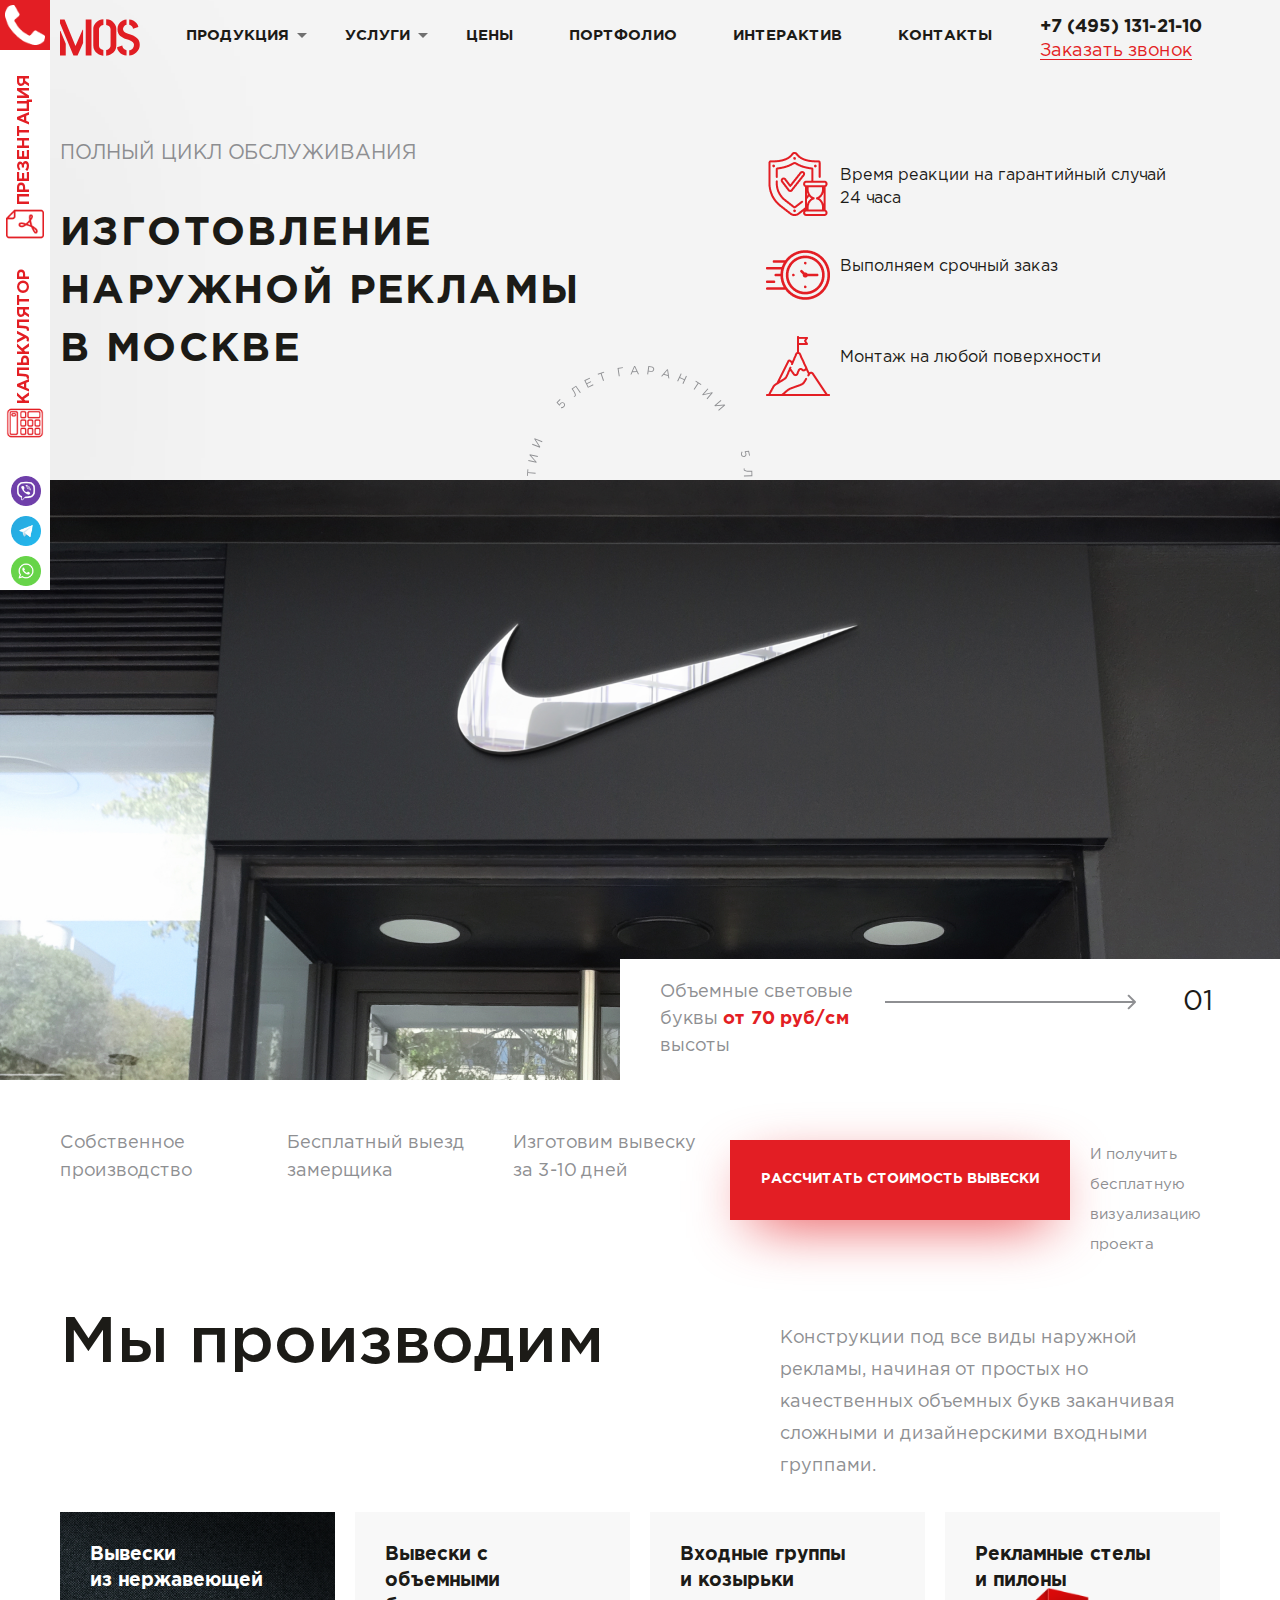
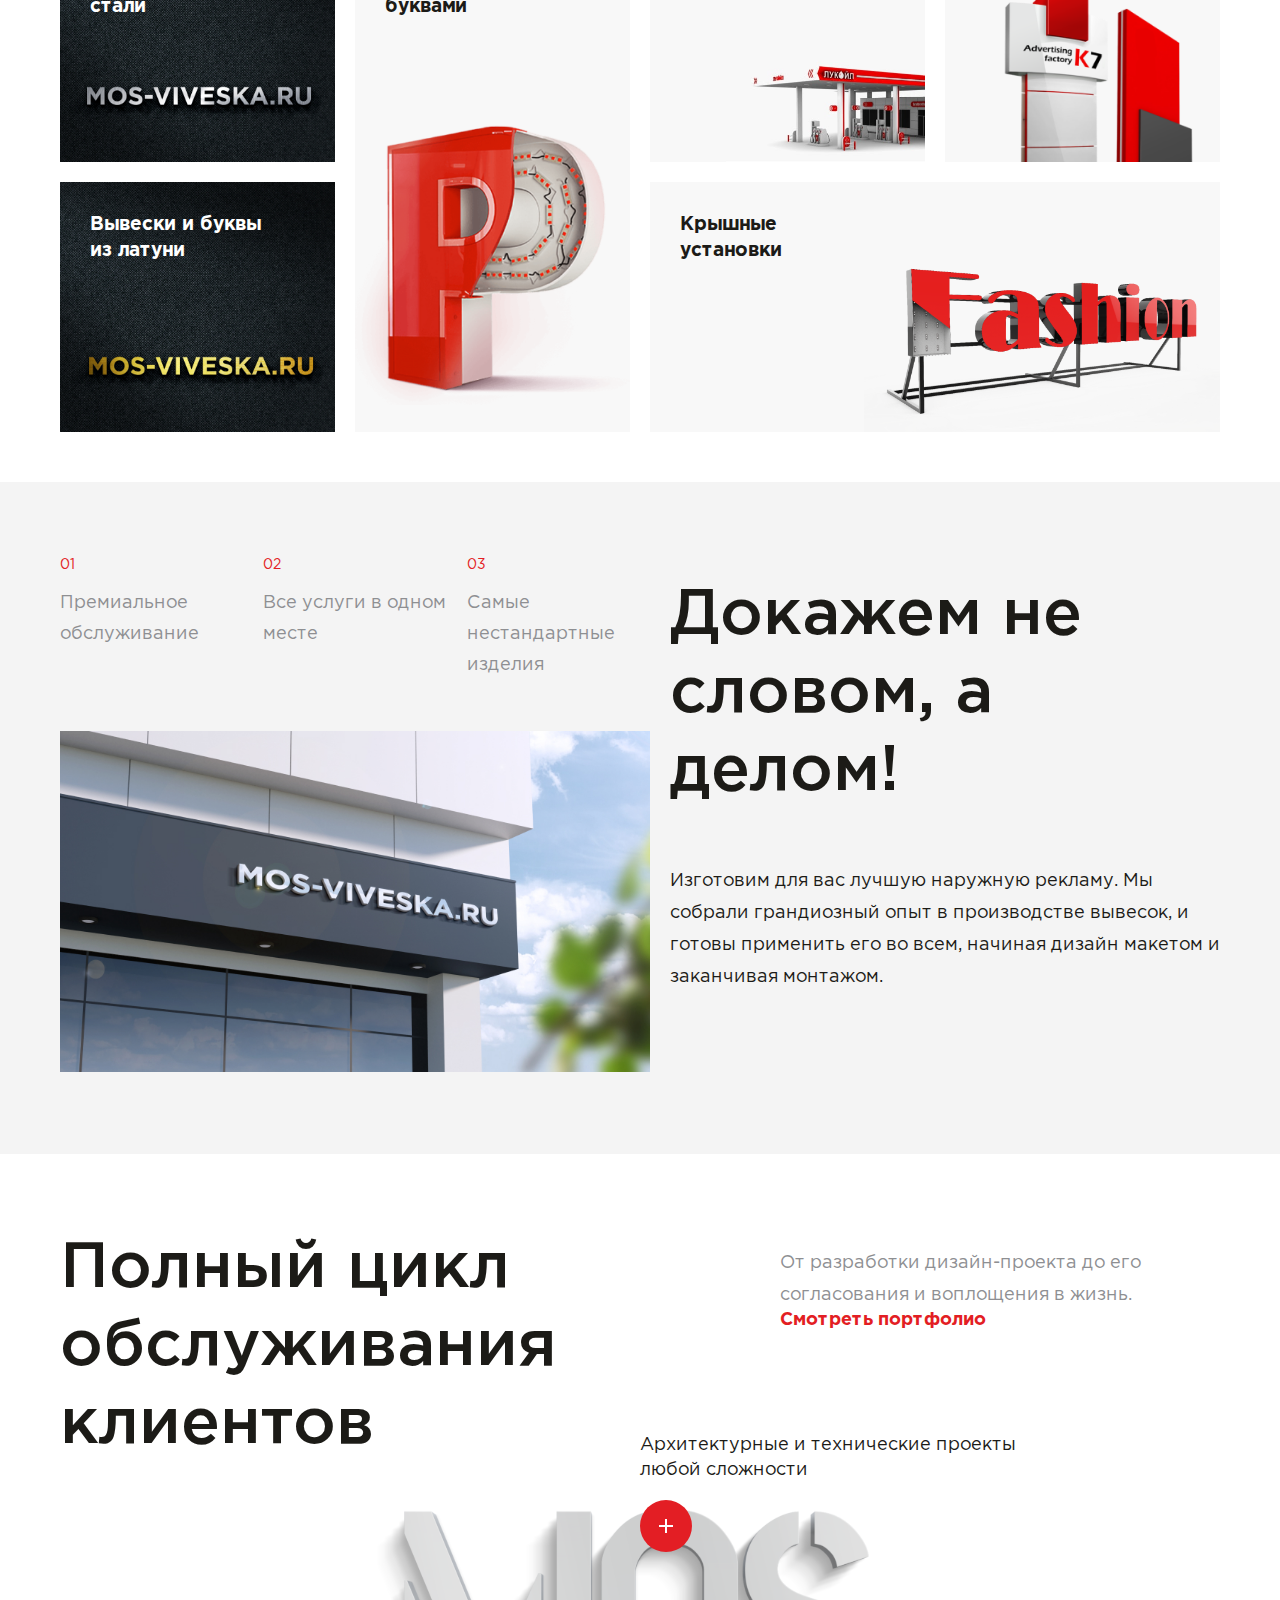
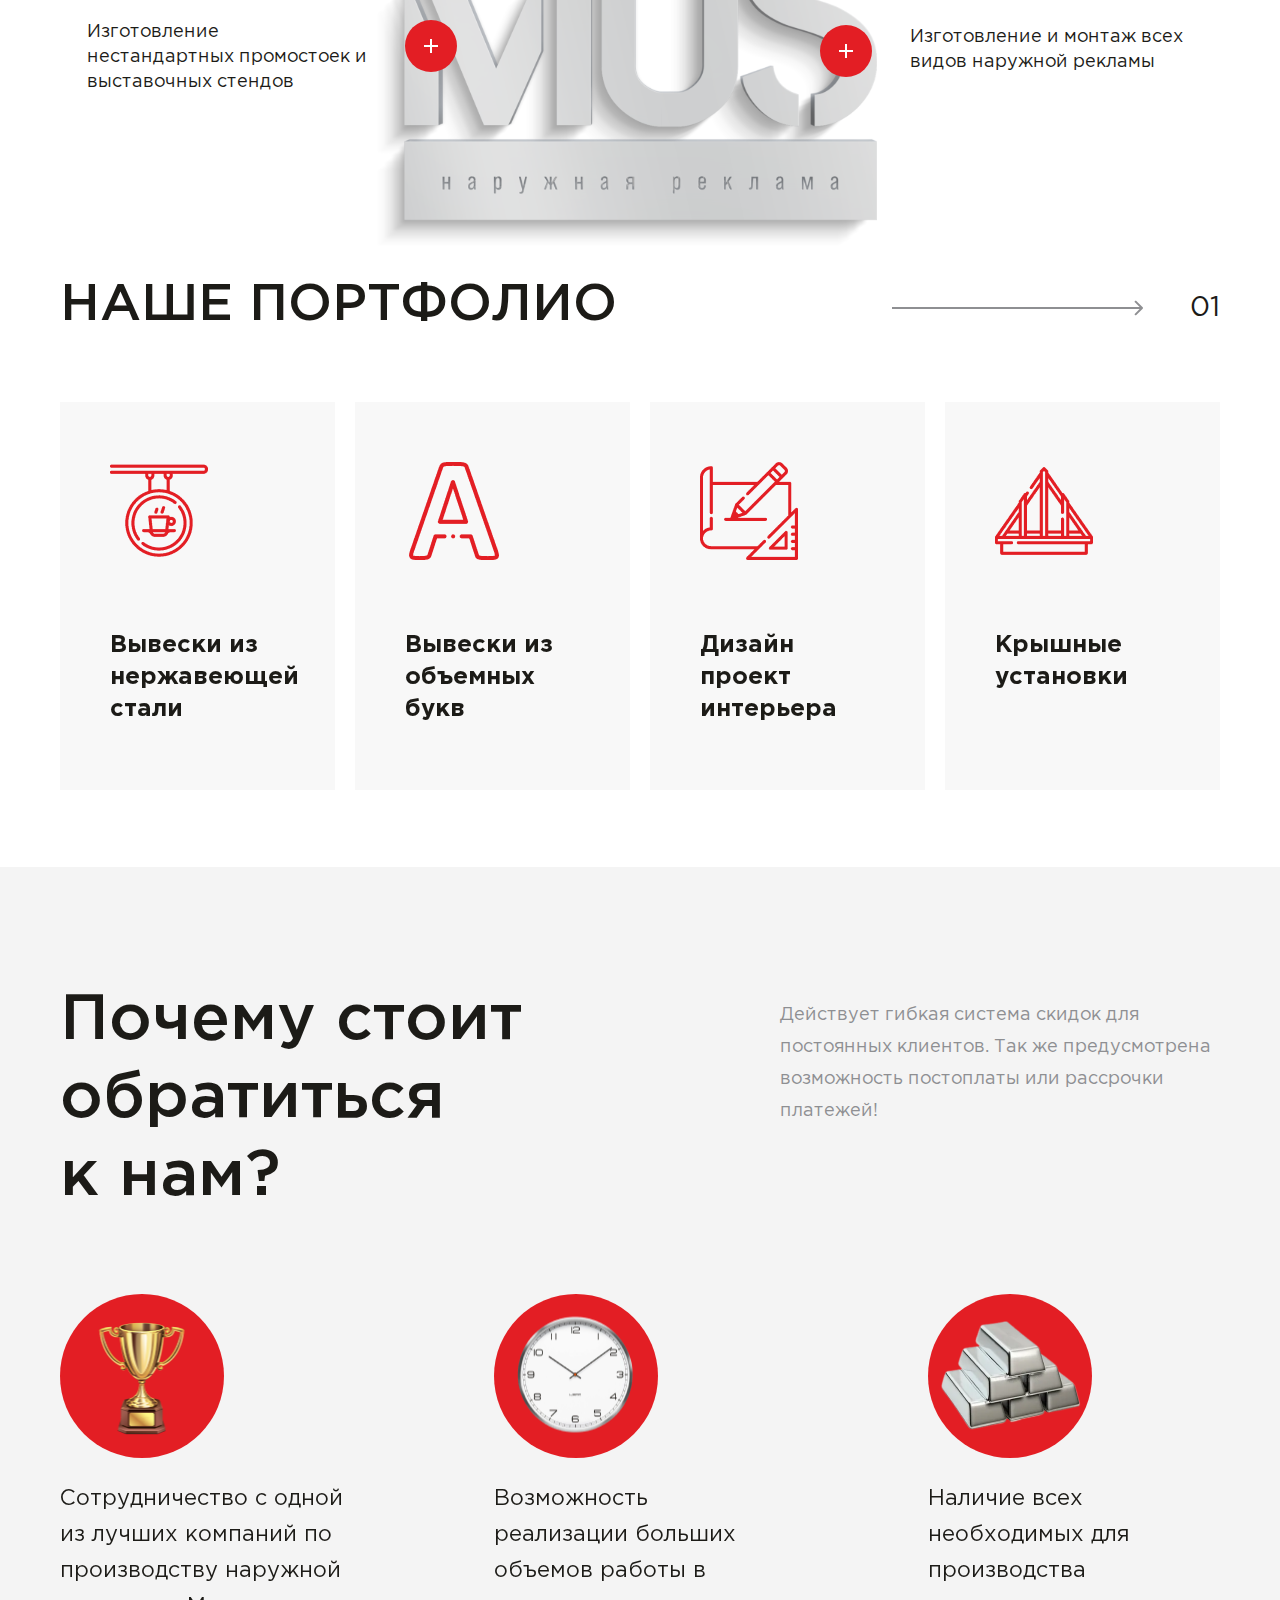
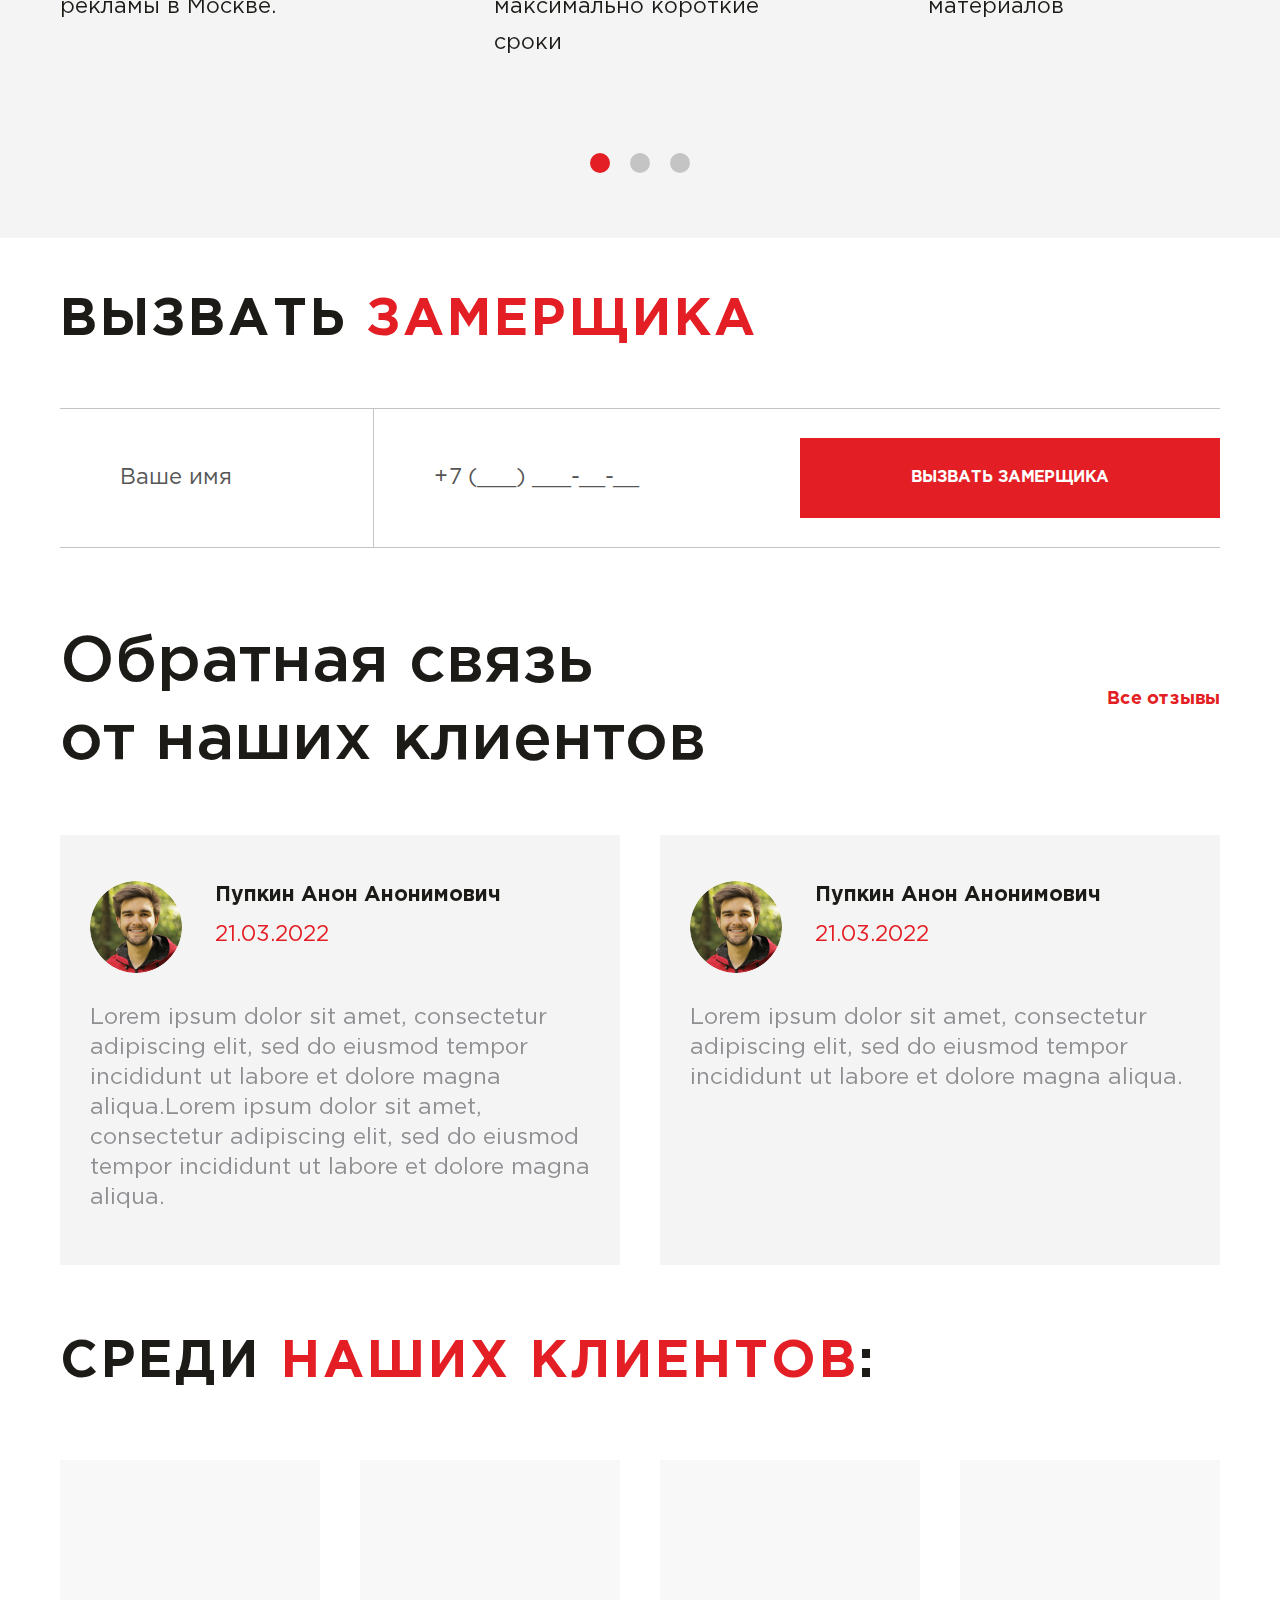
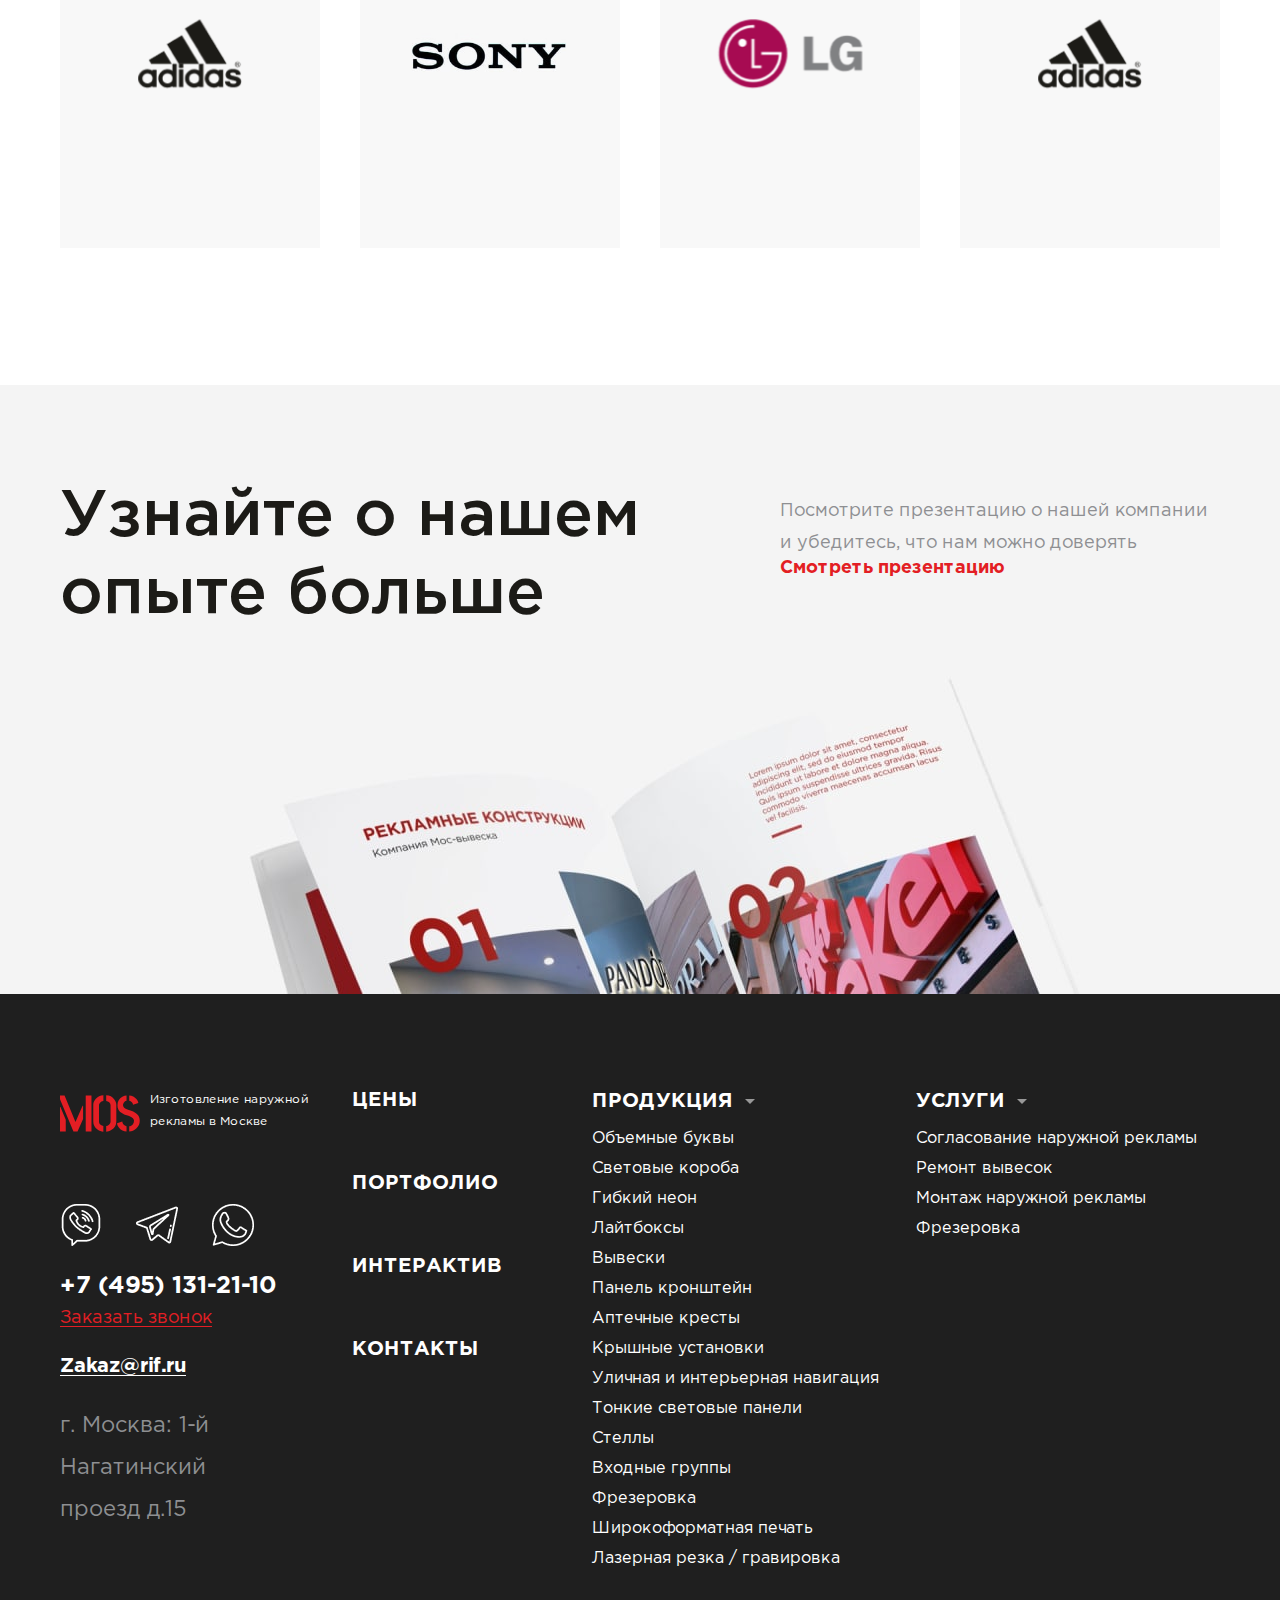
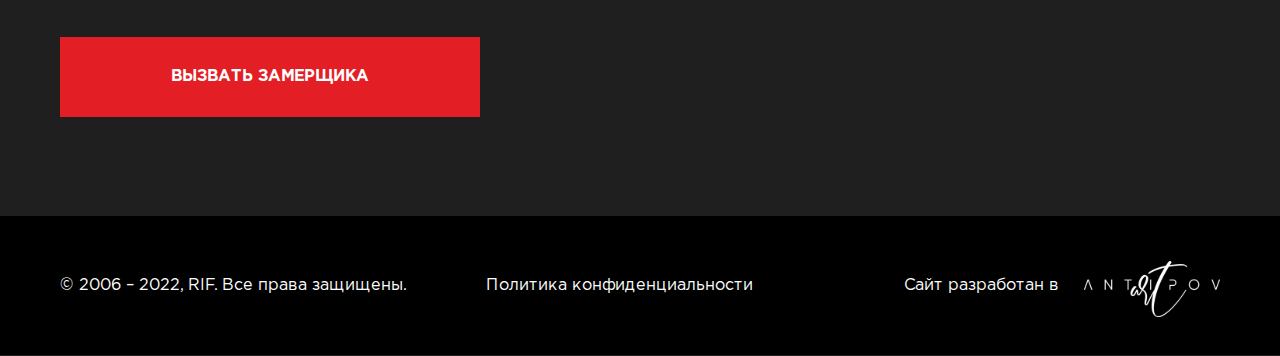
<file: index.html>
<!DOCTYPE html>

<html lang="ru">

<head>
	<meta charset="utf-8">
	<meta http-equiv="X-UA-Compatible" content="IE=edge" >
	<meta name="viewport" content="width=device-width, initial-scale=1.0">
	<meta name="description" content="">
	<link rel="stylesheet" type="text/css" href="style.css">
	<link rel="icon" type="image/png" href="favicon/favicon.ico" sizes="16x16">	
	<title>Rif</title>
</head>

<body>

	<div class="wrapper">

	<!-- Side Menu -->

	<div class="side_menu">
		<button type="button" class="callback_btn"></button>
		<div class="links_list_wrapp">
			<ul class="links_list">
				<li>
					<a href="#" class="icon_link">
						<div>
							<img src="img/calc_icon.png" alt="" />
						</div>
						<div>
							<p>Калькулятор</p>
						</div>
					</a>
				</li>
				<li>
					<a href="#" class="icon_link">
						<div>
							<img src="img/pdf_icon.png" alt="" />
						</div>
						<div>
							<p>Презентация</p>
						</div>
					</a>
				</li>
			</ul>
		</div>
		<ul class="side_soc_list">
			<li>
				<a href="#" class="side_soc"><img src="img/side_viber.png" alt="" /></a>
			</li>
			<li>
				<a href="#" class="side_soc"><img src="img/side_telegram.png" alt="" /></a>
			</li>
			<li>
				<a href="#" class="side_soc"><img src="img/side_whatsapp.png" alt="" /></a>
			</li>
		</ul>
	</div>

	<!--/Side Menu -->

	<!-- Header -->
		
	<header class="header main">
		<div class="row">
			<div class="header_site">
				<div class="left">
					<a href="#" class="logo_2 header_logo">
						<div>
							<svg width="107" height="49" viewBox="0 0 107 49" fill="none" xmlns="http://www.w3.org/2000/svg">
								<path d="M0 48.4316V15.8691H0.619119L7.70469 32.8374V48.4316H0ZM0 5.28971V0.343519H6.12248L20.7063 35.7227L30.1996 14.2891H30.8876V31.7383L23.458 48.4316H17.9546L0 5.28971ZM34.396 48.4316V0.343519H42.1007V48.4316H34.396ZM44.5028 35.0357V12.4342C44.5028 10.0069 45.5346 7.5339 47.5983 5.01498C50.35 1.71737 53.8355 0.0457138 58.0547 0V7.62533C55.6699 7.67127 53.8815 8.95347 52.6891 11.4724C52.3222 12.2968 52.1387 12.9838 52.1387 13.5333V35.0357C52.1387 37.5089 53.4228 39.3407 55.991 40.5315C56.7708 40.8979 57.4356 41.081 57.9861 41.081V48.7751C55.3719 48.7751 52.7578 47.8362 50.1438 45.9586C46.429 43.2107 44.5486 39.5698 44.5028 35.0357ZM61.7695 48.7751V41.081C62.962 41.081 64.2001 40.5315 65.4843 39.4322C66.8601 38.1957 67.571 36.7302 67.6167 35.0357V13.5333C67.6167 12.1594 67.0208 10.8313 65.8283 9.54886C64.6817 8.31237 63.3288 7.67127 61.7695 7.62533V0C66.4014 0 70.1162 1.99232 72.9137 5.97675C74.519 8.26665 75.3214 10.4192 75.3214 12.4342V35.0357C75.3214 40.1192 73.0515 44.012 68.5112 46.7142C66.1263 48.0881 63.8791 48.7751 61.7695 48.7751ZM76.3479 37.5774L83.2959 35.1044C83.571 38.0812 85.199 40.1421 88.18 41.2871C88.7305 41.4702 89.0056 41.5619 89.0056 41.5619V48.6377C85.0614 48.6377 81.7137 46.9432 78.962 43.5542C77.2652 41.4016 76.3936 39.4093 76.3479 37.5774ZM76.8983 13.3959C76.8983 8.40402 79.0538 4.64861 83.3646 2.12969C85.3826 0.984623 87.2629 0.389232 89.0056 0.343519V7.55676C87.5838 7.78577 86.3456 8.61018 85.2908 10.0297C84.603 11.0374 84.259 12.1137 84.259 13.2586C84.259 15.6401 85.9788 17.5408 89.4182 18.9606C90.2438 19.281 91.528 19.7162 93.2706 20.2656C95.4721 20.9527 97.0083 21.5024 97.8798 21.9145C101.87 23.8837 104.461 26.2195 105.653 28.9215C106.341 30.5246 106.685 32.2877 106.685 34.2113C106.685 38.2416 105.126 41.7452 102.007 44.7219C99.2098 47.3324 96.0683 48.6377 92.5828 48.6377V41.5619C94.3255 41.4702 95.8848 40.646 97.2605 39.0889C98.4071 37.7148 98.9805 36.1348 98.9805 34.3486C98.9805 31.555 97.0314 29.4484 93.133 28.0286C92.3075 27.7079 91.0235 27.2958 89.2807 26.7921C87.3545 26.2424 86.0476 25.8072 85.3597 25.4868C81.5073 23.7923 79.0307 21.6169 77.9301 18.9606C77.2423 17.3575 76.8983 15.5028 76.8983 13.3959ZM92.5828 7.55676V0.343519C96.5267 0.343519 99.8289 2.03804 102.489 5.42707C103.911 7.25896 104.667 8.93062 104.759 10.4421L97.6734 12.7777C97.4898 11.4038 96.9625 10.2816 96.0912 9.4115C95.2657 8.54138 94.4859 8.01479 93.7521 7.83149L92.5828 7.55676Z" fill="#E31E24"/>
							</svg>
						</div>
						<p>Изготовление наружной<br /> рекламы в Москве</p>
					</a>
				</div>
				<div class="center">
					<div class="main_nav_wrapp" id="resp_nav">
						<ul class="main_nav">
							<li>
								<a href="#">продукция</a>
								<button type="button" class="dr_btn">
									<svg width="10" height="5" viewBox="0 0 10 5" fill="none" xmlns="http://www.w3.org/2000/svg">
										<path opacity="0.54" fill-rule="evenodd" clip-rule="evenodd" d="M0 0L5 5L10 0H0Z" fill="black"/>
									</svg>
								</button>
								<div class="sub_menu">
									<button type="button" class="close_btn"></button>
									<ul>
										<li><a href="#">Объемные буквы</a></li>
										<li><a href="#">Световые короба</a></li>
										<li><a href="#">Гибкий неон</a></li>
										<li><a href="#">Лайтбоксы</a></li>
										<li><a href="#">Вывески</a></li>
										<li><a href="#">Панель кронштейн </a></li>
										<li><a href="#">Аптечные кресты</a></li>
										<li><a href="#">Крышные установки</a></li>
										<li><a href="#">Уличная и интерьерная навигация</a></li>
										<li><a href="#">Тонкие световые панели</a></li>
										<li><a href="#">Стеллы</a></li>
										<li><a href="#">Входные группы</a></li>
										<li><a href="#">Фрезеровка</a></li>
										<li><a href="#">Широкоформатная печать</a></li>
										<li><a href="#">Лазерная резка / гравировка</a></li>
									</ul>
								</div>
							</li>
							<li>
								<a href="#">услуги</a>
								<button type="button" class="dr_btn">
									<svg width="10" height="5" viewBox="0 0 10 5" fill="none" xmlns="http://www.w3.org/2000/svg">
										<path opacity="0.54" fill-rule="evenodd" clip-rule="evenodd" d="M0 0L5 5L10 0H0Z" fill="black"/>
									</svg>
								</button>
								<div class="sub_menu">
									<button type="button" class="close_btn"></button>
									<ul>
										<li><a href="#">Согласование наружной рекламы</a></li>
										<li><a href="#">Ремонт вывесок</a></li>
										<li><a href="#">Монтаж наружной рекламы</a></li>
										<li><a href="#">Фрезеровка</a></li>
									</ul>
								</div>
							</li>
							<li><a href="#">цены</a></li>
							<li><a href="#">портфолио</a></li>
							<li><a href="#">Интерактив</a></li>
							<li><a href="#">контакты</a></li>
						</ul>
					</div>
				</div>
				<div class="right">
					<div class="header_contacts">
						<div>
							<a class="tel_link_main" href="tel:+74951312110">+7 (495) 131-21-10</a>
						</div>
						<div>
							<a href="#" class="red_link">Заказать звонок</a>
						</div>
					</div>
					<button class="respmenubtn">
						<span></span>
						<span></span>
						<span></span>
					</button>
				</div>
			</div>
		</div>
	</header>

	<!-- /Header -->

	<!-- Content -->
		<div class="content">

		<!-- Section 1 - Main Page -->
		<section class="grey_bg">
			<div class="row">
				<div class="two_cols">
					<div class="left_col">
						<div class="main_title">
							<h3>полный цикл обслуживания</h3>
							<h1>Изготовление<br /> наружной рекламы<br /> в москве</h1>
						</div>
					</div>
					<div class="right_col">
						<div class="thumbs_1_wrapp">
							<div class="thumb_1">
								<div class="icon_box">
									<img src="img/thumb_1_01.png" alt="" />
								</div>
								<p>Время реакции на гарантийный случай<br /> 24 часа</p>
							</div>
							<div class="thumb_1">
								<div class="icon_box">
									<img src="img/thumb_1_02.png" alt="" />
								</div>
								<p>Выполняем срочный заказ</p>
							</div>
							<div class="thumb_1">
								<div class="icon_box">
									<img src="img/thumb_1_03.png" alt="" />
								</div>
								<p>Монтаж на любой поверхности</p>
							</div>
						</div>
					</div>
				</div>
			</div>
			<img class="circle_image" src="img/5.svg" alt="" />
		</section>
		<!-- /Section 1 - Main Page -->

		<!-- Section 2 - Main Page -->
		<section class="promo_slider_wrapp">
			<div class="promo_slider">
				<div class="slide">
					<div class="promo_img" style="background-image: url(img/slide.jpg)">
						<div class="row">
							<div class="promo_img_descript_wrapp">
								<div class="promo_img_descript">
									<div>
										<p>Объемные световые<br /> буквы <span class="red">от 70 руб/см</span><br /> высоты</p>
									</div>
									<div>
										<div class="slide_num">
											<svg class="arrow" width="251" height="16" viewBox="0 0 251 16" fill="none" xmlns="http://www.w3.org/2000/svg">
												<path d="M250.707 8.70711C251.098 8.31658 251.098 7.68342 250.707 7.29289L244.343 0.928932C243.953 0.538408 243.319 0.538408 242.929 0.928932C242.538 1.31946 242.538 1.95262 242.929 2.34315L248.586 8L242.929 13.6569C242.538 14.0474 242.538 14.6805 242.929 15.0711C243.319 15.4616 243.953 15.4616 244.343 15.0711L250.707 8.70711ZM0 9H125V7H0V9ZM125 9H250V7H125V9Z" fill="#8E8F92"/>
											</svg>
											<p class="slide_num_val">01</p>
										</div>
									</div>
								</div>
							</div>
						</div>
					</div>
				</div>
				<div class="slide">
					<div class="promo_img" style="background-image: url(img/product.jpg)">
						<div class="row">
							<div class="promo_img_descript_wrapp">
								<div class="promo_img_descript">
									<div>
										<p>Объемные световые<br /> буквы <span class="red">от 72 руб/см</span><br /> высоты</p>
									</div>
									<div>
										<div class="slide_num">
											<svg class="arrow" width="251" height="16" viewBox="0 0 251 16" fill="none" xmlns="http://www.w3.org/2000/svg">
												<path d="M250.707 8.70711C251.098 8.31658 251.098 7.68342 250.707 7.29289L244.343 0.928932C243.953 0.538408 243.319 0.538408 242.929 0.928932C242.538 1.31946 242.538 1.95262 242.929 2.34315L248.586 8L242.929 13.6569C242.538 14.0474 242.538 14.6805 242.929 15.0711C243.319 15.4616 243.953 15.4616 244.343 15.0711L250.707 8.70711ZM0 9H125V7H0V9ZM125 9H250V7H125V9Z" fill="#8E8F92"/>
											</svg>
											<p class="slide_num_val">02</p>
										</div>
									</div>
								</div>
							</div>
						</div>
					</div>
				</div>
			</div>
		</section>
		<!-- /Section 2 - Main Page -->

		<!-- Section 3 - Main Page -->
		<section>
			<div class="row">
				<div class="two_cols_2_2">
					<div class="left_col">
						<div class="thumb_2_wrapp">
							<div class="thumb_2">
								<p>Собственное производство</p>
							</div>
							<div class="thumb_2">
								<p>Бесплатный выезд замерщика</p>
							</div>
							<div class="thumb_2">
								<p>Изготовим вывеску за 3-10 дней</p>
							</div>
						</div>
					</div>
					<div class="right_col">
						<div class="button_box">
							<div>
								<div class="button_wrapp button_wrapp_less">
									<a href="#" class="red_pill_2">Рассчитать стоимость вывески</a>
								</div>
							</div>
							<div>
								<p>И получить бесплатную визуализацию проекта</p>
							</div>
						</div>
					</div>
				</div>
			</div>
		</section>
		<!-- /Section 3 - Main Page -->

		<!-- Section 4 - Main Page -->
		<section>
			<div class="row">
				<div class="two_cols_title">
					<div class="left_col">
						<h2>Мы производим</h2>
					</div>
					<div class="right_col">
						<div class="inner_wrapp">
							<p>Конструкции под все виды наружной рекламы, начиная от простых но качественных объемных букв заканчивая сложными и дизайнерскими входными группами.</p>
						</div>
					</div>
				</div>
				<div class="thumbnails_tree_cols">
					<div>
						<div class="thumb_3_wrapp">
							<a href="#" class="thumb_3 white" style="background-image: url(img/thumb_3_01.jpg)">
								<p>Вывески<br /> из нержавеющей стали</p>
							</a>
						</div>
						<div class="thumb_3_wrapp">
							<a href="#" class="thumb_3 white" style="background-image: url(img/thumb_3_02.jpg)">
								<p>Вывески и буквы<br /> из латуни</p>
							</a>
						</div>
					</div>
					<div>
						<div class="thumb_3_wrapp">
							<a href="#" class="thumb_3 big">
								<img src="img/thumb_3_03.png" alt="" />
								<p>Вывески с объемными<br /> буквами</p>
							</a>
						</div>
					</div>
					<div>
						<div class="thumbs_3_inline">
							<div class="thumb_3_wrapp">
								<a href="#" class="thumb_3">
									<img src="img/thumb_3_04.jpg" alt="" />
									<p>Входные группы<br /> и козырьки</p>
								</a>
							</div>
							<div class="thumb_3_wrapp">
								<a href="#" class="thumb_3">
									<img src="img/thumb_3_05.png" alt="" />
									<p>Рекламные стелы<br /> и пилоны</p>
								</a>
							</div>
						</div>
						<div class="thumb_3_wrapp">
							<a href="#" class="thumb_3 width_big">
								<img src="img/thumb_3_06.png" alt="" />
								<p>Крышные<br /> установки</p>
							</a>
						</div>
					</div>
				</div>
			</div>
		</section>
		<!-- /Section 4 - Main Page -->

		<!-- Section 5 - Main Page -->
		<section class="grey_bg">
			<div class="row">
				<div class="two_cols_3">
					<div class="left_col">
						<div class="num_items">
							<div class="num_item">
								<p class="num_red">01</p>
								<p>Премиальное обслуживание</p>
							</div>
							<div class="num_item">
								<p class="num_red">02</p>
								<p>Все услуги в одном месте</p>
							</div>
							<div class="num_item">
								<p class="num_red">03</p>
								<p>Самые нестандартные изделия</p>
							</div>
						</div>
						<img src="img/single_img.jpg" class="single_img_box" />
					</div>
					<div class="right_col">
						<div class="article_inner">
							<h2>Докажем не словом, а делом!</h2>
							<p>Изготовим для вас лучшую наружную рекламу. Мы собрали грандиозный опыт в производстве вывесок, и готовы применить его во всем, начиная дизайн макетом и заканчивая монтажом.</p>
						</div>
					</div>
				</div>
			</div>
		</section>
		<!-- /Section 5 - Main Page -->

		<!-- Section 6 - Main Page -->
		<section class="sect_6_mp">
			<div class="row">
				<div class="two_cols_title z_2">
					<div class="left_col">
						<h2>Полный цикл обслуживания клиентов</h2>
					</div>
					<div class="right_col">
						<p>От разработки дизайн-проекта до его согласования и воплощения в жизнь.</p>
						<div class="red_link_wrapp">
							<a href="#" class="red_link_2">Смотреть портфолио</a>
						</div>
					</div>
				</div>
			</div>
			<div class="title_img_box">
				<img class="mos_logo" src="img/mos_logo.svg" alt="" />
				<div class="img_titles">
					<div class="title_img_thumb">
						<p>Изготовление нестандартных промостоек и выставочных стендов</p>
					</div>
					<div class="title_img_thumb">
						<p>Архитектурные и технические проекты любой сложности</p>
					</div>
					<div class="title_img_thumb">
						<p>Изготовление и монтаж всех видов наружной рекламы</p>
					</div>
				</div>
			</div>
		</section>
		<!-- /Section 6 - Main Page -->

		<!-- Section 6_2 - Main Page -->
		<section class="sect_6_2">
			<div class="row">
				<div class="h2_two_cols">
					<div>
						<h2>Наше портфолио</h2>
					</div>
					<div>
						<div class="slide_num">
							<svg class="arrow" width="251" height="16" viewBox="0 0 251 16" fill="none" xmlns="http://www.w3.org/2000/svg">
								<path d="M250.707 8.70711C251.098 8.31658 251.098 7.68342 250.707 7.29289L244.343 0.928932C243.953 0.538408 243.319 0.538408 242.929 0.928932C242.538 1.31946 242.538 1.95262 242.929 2.34315L248.586 8L242.929 13.6569C242.538 14.0474 242.538 14.6805 242.929 15.0711C243.319 15.4616 243.953 15.4616 244.343 15.0711L250.707 8.70711ZM0 9H125V7H0V9ZM125 9H250V7H125V9Z" fill="#8E8F92"/>
							</svg>
							<p class="slide_num_val products_slide_num">02</p>
						</div>
					</div>
				</div>

				<div class="products_slider">
					<div>
						<div class="slide">
							<div class="product_thumb" data-slide-index = "1">
								<div class="product_icon">
									<img src="img/product_01.png" alt="" />
								</div>
								<div class="product_thumb_descript">
									<p>Вывески из<br /> нержавеющей<br /> стали</p>
								</div>
							</div>
						</div>
					</div>
					<div>
						<div class="slide">
							<div class="product_thumb" data-slide-index = "2">
								<div class="product_icon">
									<img src="img/product_02.png" alt="" />
								</div>
								<div class="product_thumb_descript">
									<p>Вывески из<br /> объемных<br /> букв</p>
								</div>
							</div>
						</div>
					</div>
					<div>
						<div class="slide">
							<div class="product_thumb" data-slide-index = "3">
								<div class="product_icon">
									<img src="img/product_03.png" alt="" />
								</div>
								<div class="product_thumb_descript">
									<p>Дизайн проект<br /> интерьера</p>
								</div>
							</div>
						</div>
					</div>
					<div>
						<div class="slide">
							<div class="product_thumb" data-slide-index = "4">
								<div class="product_icon">
									<img src="img/product_04.png" alt="" />
								</div>
								<div class="product_thumb_descript">
									<p>Крышные<br /> установки</p>
								</div>
							</div>
						</div>
					</div>
					<div>
						<div class="slide">
							<div class="product_thumb" data-slide-index = "5">
								<div class="product_icon">
									<img src="img/product_01.png" alt="" />
								</div>
								<div class="product_thumb_descript">
									<p>Вывески из<br /> нержавеющей<br /> стали</p>
								</div>
							</div>
						</div>
					</div>
					<div>
						<div class="slide">
							<div class="product_thumb" data-slide-index = "6">
								<div class="product_icon">
									<img src="img/product_02.png" alt="" />
								</div>
								<div class="product_thumb_descript">
									<p>Вывески из<br /> объемных<br /> букв</p>
								</div>
							</div>
						</div>
					</div>
					<div>
						<div class="slide">
							<div class="product_thumb" data-slide-index = "7">
								<div class="product_icon">
									<img src="img/product_03.png" alt="" />
								</div>
								<div class="product_thumb_descript">
									<p>Дизайн проект<br /> интерьера</p>
								</div>
							</div>
						</div>
					</div>
					<div>
						<div class="slide">
							<div class="product_thumb" data-slide-index = "8">
								<div class="product_icon">
									<img src="img/product_04.png" alt="" />
								</div>
								<div class="product_thumb_descript">
									<p>Крышные<br /> установки</p>
								</div>
							</div>
						</div>
					</div>
				</div>

			</div>
		</section>
		<!-- /Section 6_2 - Main Page -->

		<!-- Section 7 - Main Page -->
		<section class="sect_7_mp grey_bg overflow_wrapp">
			<div class="row">
				<div class="two_cols_title">
					<div class="left_col">
						<h2>Почему стоит обратиться<br /> к нам?</h2>
					</div>
					<div class="right_col">
						<p>Действует гибкая система скидок для постоянных клиентов. Так же предусмотрена возможность постоплаты или рассрочки платежей!</p>
					</div>
				</div>
				<div class="slider_1_wrapp">
					<div class="slider_1">
						<div class="slide">
							<div class="thumb_5">
								<div class="icon_box">
									<img src="img/thumb_5_01.png" alt="" />
								</div>
								<p>Сотрудничество с одной из лучших компаний по производству наружной рекламы в Москве.</p>
							</div>
						</div>
						<div class="slide">
							<div class="thumb_5">
								<div class="icon_box">
									<img src="img/thumb_5_02.png" alt="" />
								</div>
								<p>Возможность реализации больших объемов работы в максимально короткие сроки</p>
							</div>
						</div>
						<div class="slide">
							<div class="thumb_5">
								<div class="icon_box">
									<img src="img/thumb_5_03.png" alt="" />
								</div>
								<p>Наличие всех необходимых для производства материалов</p>
							</div>
						</div>
						<div class="slide">
							<div class="thumb_5">
								<div class="icon_box">
									<img src="img/thumb_5_01.png" alt="" />
								</div>
								<p>Сотрудничество с одной из лучших компаний по производству наружной рекламы в Москве.</p>
							</div>
						</div>
						<div class="slide">
							<div class="thumb_5">
								<div class="icon_box">
									<img src="img/thumb_5_02.png" alt="" />
								</div>
								<p>Возможность реализации больших объемов работы в максимально короткие сроки</p>
							</div>
						</div>
						<div class="slide">
							<div class="thumb_5">
								<div class="icon_box">
									<img src="img/thumb_5_03.png" alt="" />
								</div>
								<p>Наличие всех необходимых для производства материалов</p>
							</div>
						</div>
						<div class="slide">
							<div class="thumb_5">
								<div class="icon_box">
									<img src="img/thumb_5_01.png" alt="" />
								</div>
								<p>Сотрудничество с одной из лучших компаний по производству наружной рекламы в Москве.</p>
							</div>
						</div>
						<div class="slide">
							<div class="thumb_5">
								<div class="icon_box">
									<img src="img/thumb_5_02.png" alt="" />
								</div>
								<p>Возможность реализации больших объемов работы в максимально короткие сроки</p>
							</div>
						</div>
						<div class="slide">
							<div class="thumb_5">
								<div class="icon_box">
									<img src="img/thumb_5_03.png" alt="" />
								</div>
								<p>Наличие всех необходимых для производства материалов</p>
							</div>
						</div>
					</div>
				</div>
			</div>
		</section>
		<!-- /Section 7 - Main Page -->

		<!-- Section 8 - Main Page -->
		<section class="sect_8_mp">
			<div class="row">
				<div class="title_2_wrapp">
					<h2>Вызвать <span class="red">замерщика</span></h2>
				</div>
				<div class="form_wrapp">
					<form>
						<div class="form_inlines">
							<div>
								<input type="text" name="name" placeholder="Ваше имя" />
							</div>
							<div>
								<input type="tel" name="tel" placeholder="+7 (___) ___-__-__" />
							</div>
							<div>
								<button type="submit" class="red_pill">вызвать замерщика</button>
							</div>
						</div>
					</form>
				</div>
			</div>
		</section>
		<!-- /Section 8 - Main Page -->

		<!-- Section 9 - Main Page -->
		<section>
			<div class="row">
				<div class="two_cols_title">
					<div class="left_col">
						<h2>Обратная связь<br /> от наших клиентов</h2>
					</div>
					<div class="right_col">
						<div class="red_link_wrapp_2">
							<a href="#" class="red_link_2">Все отзывы</a>
						</div>						
					</div>
				</div>
				<div class="testimonial_slider">
					<div>
						<div class="testimonial">
							<div class="testimonial_header">
								<div>
									<div class="photo_box">
										<img src="img/testimonial.jpg" alt="" />
									</div>
								</div>
								<div>
									<h3>Пупкин Анон Анонимович</h3>
									<p class="date">21.03.2022</p>
								</div>
							</div>
							<div class="testimonial_descript">
								<p>Lorem ipsum dolor sit amet, consectetur adipiscing elit, sed do eiusmod tempor incididunt ut labore et dolore magna aliqua.Lorem ipsum dolor sit amet, consectetur adipiscing elit, sed do eiusmod tempor incididunt ut labore et dolore magna aliqua.</p>
							</div>
						</div>
					</div>
					<div>
						<div class="testimonial">
							<div class="testimonial_header">
								<div>
									<div class="photo_box">
										<img src="img/testimonial.jpg" alt="" />
									</div>
								</div>
								<div>
									<h3>Пупкин Анон Анонимович</h3>
									<p class="date">21.03.2022</p>
								</div>
							</div>
							<div class="testimonial_descript">
								<p>Lorem ipsum dolor sit amet, consectetur adipiscing elit, sed do eiusmod tempor incididunt ut labore et dolore magna aliqua.</p>
							</div>
						</div>
					</div>
					<div>
						<div class="testimonial">
							<div class="testimonial_header">
								<div>
									<div class="photo_box">
										<img src="img/testimonial.jpg" alt="" />
									</div>
								</div>
								<div>
									<h3>Пупкин Анон Анонимович</h3>
									<p class="date">21.03.2022</p>
								</div>
							</div>
							<div class="testimonial_descript">
								<p>Lorem ipsum dolor sit amet, consectetur adipiscing elit, sed do eiusmod tempor incididunt ut labore et dolore magna aliqua.</p>
							</div>
						</div>
					</div>
					<div>
						<div class="testimonial">
							<div class="testimonial_header">
								<div>
									<div class="photo_box">
										<img src="img/testimonial.jpg" alt="" />
									</div>
								</div>
								<div>
									<h3>Пупкин Анон Анонимович</h3>
									<p class="date">21.03.2022</p>
								</div>
							</div>
							<div class="testimonial_descript">
								<p>Lorem ipsum dolor sit amet, consectetur adipiscing elit, sed do eiusmod tempor incididunt ut labore et dolore magna aliqua.</p>
							</div>
						</div>
					</div>
				</div>
			</div>
		</section>
		<!-- /Section 9 - Main Page -->

		<!-- Section 10 - Main Page -->
		<section class="sect_10_mp">
			<div class="row">
				<div class="title_2_wrapp">
					<h2>Среди <span class="red">наших клиентов</span>:</h2>
				</div>
				<div class="clients_slider">
					<div>
						<div class="slide">
							<div class="client_thumb">
								<img src="img/clients/1.png" alt="" />
							</div>
						</div>
					</div>
					<div>
						<div class="slide">
							<div class="client_thumb">
								<img src="img/clients/sony.jpg" alt="" />
							</div>
						</div>
					</div>
					<div>
						<div class="slide">
							<div class="client_thumb">
								<img src="img/clients/3.png" alt="" />
							</div>
						</div>
					</div>
					<div>
						<div class="slide">
							<div class="client_thumb">
								<img src="img/clients/1.png" alt="" />
							</div>
						</div>
					</div>
					<div>
						<div class="slide">
							<div class="client_thumb">
								<img src="img/clients/sony.jpg" alt="" />
							</div>
						</div>
					</div>
					<div>
						<div class="slide">
							<div class="client_thumb">
								<img src="img/clients/3.png" alt="" />
							</div>
						</div>
					</div>
				</div>
			</div>
		</section>
		<!-- /Section 10 - Main Page -->

		<!-- Section 3 - Service -->
		<section class="sect_2 grey_bg book_sect">
			<div class="row">
				<div class="two_cols_title two_cols_title_2">
					<div class="left_col">
						<h2>Узнайте о нашем опыте больше</h2>
					</div>
					<div class="right_col">
						<p>Посмотрите презентацию о нашей компании и убедитесь, что нам можно доверять</p>
						<div class="red_link_wrapp">
							<a href="#" class="red_link_2">Смотреть презентацию</a>
						</div>
					</div>
				</div>
				<!-- <img class="book" src="img/book_bg.jpg" alt="" /> -->
			</div>
		</section>
		<!-- /Section 3 - Service -->

		</div>
	<!-- /Content -->

	<!-- Footer -->

		<footer class="footer_section">
			<div class="row">
				<div class="footer_two_cols">
					<div class="left_col">
						<div class="two_cols_inner">
							<div class="left_col">
								<div class="logo_wrapp">
									<a href="#" class="logo_2 footer_logo">
										<div>
											<svg width="107" height="49" viewBox="0 0 107 49" fill="none" xmlns="http://www.w3.org/2000/svg">
												<path d="M0 48.4316V15.8691H0.619119L7.70469 32.8374V48.4316H0ZM0 5.28971V0.343519H6.12248L20.7063 35.7227L30.1996 14.2891H30.8876V31.7383L23.458 48.4316H17.9546L0 5.28971ZM34.396 48.4316V0.343519H42.1007V48.4316H34.396ZM44.5028 35.0357V12.4342C44.5028 10.0069 45.5346 7.5339 47.5983 5.01498C50.35 1.71737 53.8355 0.0457138 58.0547 0V7.62533C55.6699 7.67127 53.8815 8.95347 52.6891 11.4724C52.3222 12.2968 52.1387 12.9838 52.1387 13.5333V35.0357C52.1387 37.5089 53.4228 39.3407 55.991 40.5315C56.7708 40.8979 57.4356 41.081 57.9861 41.081V48.7751C55.3719 48.7751 52.7578 47.8362 50.1438 45.9586C46.429 43.2107 44.5486 39.5698 44.5028 35.0357ZM61.7695 48.7751V41.081C62.962 41.081 64.2001 40.5315 65.4843 39.4322C66.8601 38.1957 67.571 36.7302 67.6167 35.0357V13.5333C67.6167 12.1594 67.0208 10.8313 65.8283 9.54886C64.6817 8.31237 63.3288 7.67127 61.7695 7.62533V0C66.4014 0 70.1162 1.99232 72.9137 5.97675C74.519 8.26665 75.3214 10.4192 75.3214 12.4342V35.0357C75.3214 40.1192 73.0515 44.012 68.5112 46.7142C66.1263 48.0881 63.8791 48.7751 61.7695 48.7751ZM76.3479 37.5774L83.2959 35.1044C83.571 38.0812 85.199 40.1421 88.18 41.2871C88.7305 41.4702 89.0056 41.5619 89.0056 41.5619V48.6377C85.0614 48.6377 81.7137 46.9432 78.962 43.5542C77.2652 41.4016 76.3936 39.4093 76.3479 37.5774ZM76.8983 13.3959C76.8983 8.40402 79.0538 4.64861 83.3646 2.12969C85.3826 0.984623 87.2629 0.389232 89.0056 0.343519V7.55676C87.5838 7.78577 86.3456 8.61018 85.2908 10.0297C84.603 11.0374 84.259 12.1137 84.259 13.2586C84.259 15.6401 85.9788 17.5408 89.4182 18.9606C90.2438 19.281 91.528 19.7162 93.2706 20.2656C95.4721 20.9527 97.0083 21.5024 97.8798 21.9145C101.87 23.8837 104.461 26.2195 105.653 28.9215C106.341 30.5246 106.685 32.2877 106.685 34.2113C106.685 38.2416 105.126 41.7452 102.007 44.7219C99.2098 47.3324 96.0683 48.6377 92.5828 48.6377V41.5619C94.3255 41.4702 95.8848 40.646 97.2605 39.0889C98.4071 37.7148 98.9805 36.1348 98.9805 34.3486C98.9805 31.555 97.0314 29.4484 93.133 28.0286C92.3075 27.7079 91.0235 27.2958 89.2807 26.7921C87.3545 26.2424 86.0476 25.8072 85.3597 25.4868C81.5073 23.7923 79.0307 21.6169 77.9301 18.9606C77.2423 17.3575 76.8983 15.5028 76.8983 13.3959ZM92.5828 7.55676V0.343519C96.5267 0.343519 99.8289 2.03804 102.489 5.42707C103.911 7.25896 104.667 8.93062 104.759 10.4421L97.6734 12.7777C97.4898 11.4038 96.9625 10.2816 96.0912 9.4115C95.2657 8.54138 94.4859 8.01479 93.7521 7.83149L92.5828 7.55676Z" fill="#E31E24"/>
											</svg>
										</div>
										<p>Изготовление наружной<br /> рекламы в Москве</p>
									</a>
								</div>
								<ul class="soc_list">
									<li><a href="#"><img src="img/viber_2.png" alt="" /></a></li>
									<li><a href="#"><img src="img/telegram_2.png" alt="" /></a></li>
									<li><a href="#"><img src="img/whatsapp_2.png" alt="" /></a></li>
								</ul>
								<div class="tel_wrapp">
									<div>
										<a href="tel:+74951312110" class="tel_link">+7 (495) 131-21-10</a>
									</div>
									<div>
										<a href="#" class="red_link">Заказать звонок</a>
									</div>
								</div>
								<div class="link_2_wrapp">
									<a href="mailto:Zakaz@rif.ru" class="link_2">Zakaz@rif.ru</a>
								</div>
								<div class="adress_text">
									<p>г. Москва: 1-й Нагатинский<br /> проезд д.15</p>
								</div>
							</div>
							<div class="right_col">
								<ul class="footer_nav footer_nav_columns">
									<li><a href="#">цены</a></li>
									<li><a href="#">портфолио</a></li>
									<li><a href="#">Интерактив</a></li>
									<li><a href="#">контакты</a></li>
								</ul>
							</div>
						</div>
						<div class="novisible_650">
							<div class="footer_red_pill_wrapp">
								<a href="#" class="red_pill red_pill_3">вызвать замерщика</a>
							</div>
						</div>
					</div>
					<div class="right_col">
						<ul class="footer_nav footer_nav_inline">
							<li class="active">
								<div class="dr_title_wrapp">
									<a href="#" class="dr_title">продукция</a>
									<button type="button" class="dr_btn">
										<svg width="24" height="24" viewBox="0 0 24 24" fill="none" xmlns="http://www.w3.org/2000/svg">
											<path opacity="0.54" fill-rule="evenodd" clip-rule="evenodd" d="M7 10L12 15L17 10H7Z" fill="white"/>
										</svg>
									</button>
								</div>
								<ul class="sub_menu_2 active">
									<li><a href="#">Объемные буквы</a></li>
									<li><a href="#">Световые короба</a></li>
									<li><a href="#">Гибкий неон</a></li>
									<li><a href="#">Лайтбоксы</a></li>
									<li><a href="#">Вывески</a></li>
									<li><a href="#">Панель кронштейн</a></li>
									<li><a href="#">Аптечные кресты</a></li>
									<li><a href="#">Крышные установки</a></li>
									<li><a href="#">Уличная и интерьерная навигация</a></li>
									<li><a href="#">Тонкие световые панели</a></li>
									<li><a href="#">Стеллы</a></li>
									<li><a href="#">Входные группы</a></li>
									<li><a href="#">Фрезеровка</a></li>
									<li><a href="#">Широкоформатная печать</a></li>
									<li><a href="#">Лазерная резка / гравировка</a></li>
								</ul>
							</li>
							<li class="active">
								<div class="dr_title_wrapp">
									<a href="#" class="dr_title">услуги</a>
									<button type="button" class="dr_btn">
										<svg width="24" height="24" viewBox="0 0 24 24" fill="none" xmlns="http://www.w3.org/2000/svg">
											<path opacity="0.54" fill-rule="evenodd" clip-rule="evenodd" d="M7 10L12 15L17 10H7Z" fill="white"/>
										</svg>
									</button>
								</div>
								<ul class="sub_menu_2 active">
									<li><a href="#">Согласование наружной рекламы</a></li>
									<li><a href="#">Ремонт вывесок</a></li>
									<li><a href="#">Монтаж наружной рекламы</a></li>
									<li><a href="#">Фрезеровка</a></li>
								</ul>
							</li>
						</ul>
					</div>
				</div>
				<div class="footer_red_pill_wrapp visible_650">
					<a href="#" class="red_pill red_pill_3">вызвать замерщика</a>
				</div>
			</div>
			<div class="footer_bottom">
				<div class="row">
					<div class="footer_two_cols_2">
						<div class="left_col">
							<div class="inlines_2">
								<div>
									<p>© 2006 – 2022, RIF. Все права защищены.</p>
								</div>
								<div>
									<a href="#" class="link_3">Политика конфиденциальности</a>
								</div>
							</div>
						</div>
						<div class="right_col">
							<a href="#" class="corp_logo">
								<div>
									<p>Сайт разработан в </p>
								</div>
								<div>
									<img src="img/corp.svg" alt="antipov" />
								</div>
							</a>
						</div>
					</div>
				</div>
			</div>
		</footer>

	<!-- /Footer -->

	<!-- Up Button -->
	<button type="button" class="up_btn">
		<svg width="24" height="37" viewBox="0 0 24 37" fill="none" xmlns="http://www.w3.org/2000/svg">
			<path d="M13.0607 0.93934C12.4749 0.353553 11.5251 0.353553 10.9393 0.93934L1.3934 10.4853C0.807611 11.0711 0.807611 12.0208 1.3934 12.6066C1.97918 13.1924 2.92893 13.1924 3.51472 12.6066L12 4.12132L20.4853 12.6066C21.0711 13.1924 22.0208 13.1924 22.6066 12.6066C23.1924 12.0208 23.1924 11.0711 22.6066 10.4853L13.0607 0.93934ZM13.5 37L13.5 2L10.5 2L10.5 37L13.5 37Z" fill="white"/>
		</svg>
	</button>
	<!-- /Up Button -->

	</div>

	<link rel="stylesheet" type="text/css" href="responsive.css">
	<link rel="stylesheet" type="text/css" href="slick/slick.css">
	<script src="vendors/js/jquery.js"></script>
	<script src="slick/slick.js"></script>
	<script src="js/scripts.js"></script>

</body>
</html>
</file>
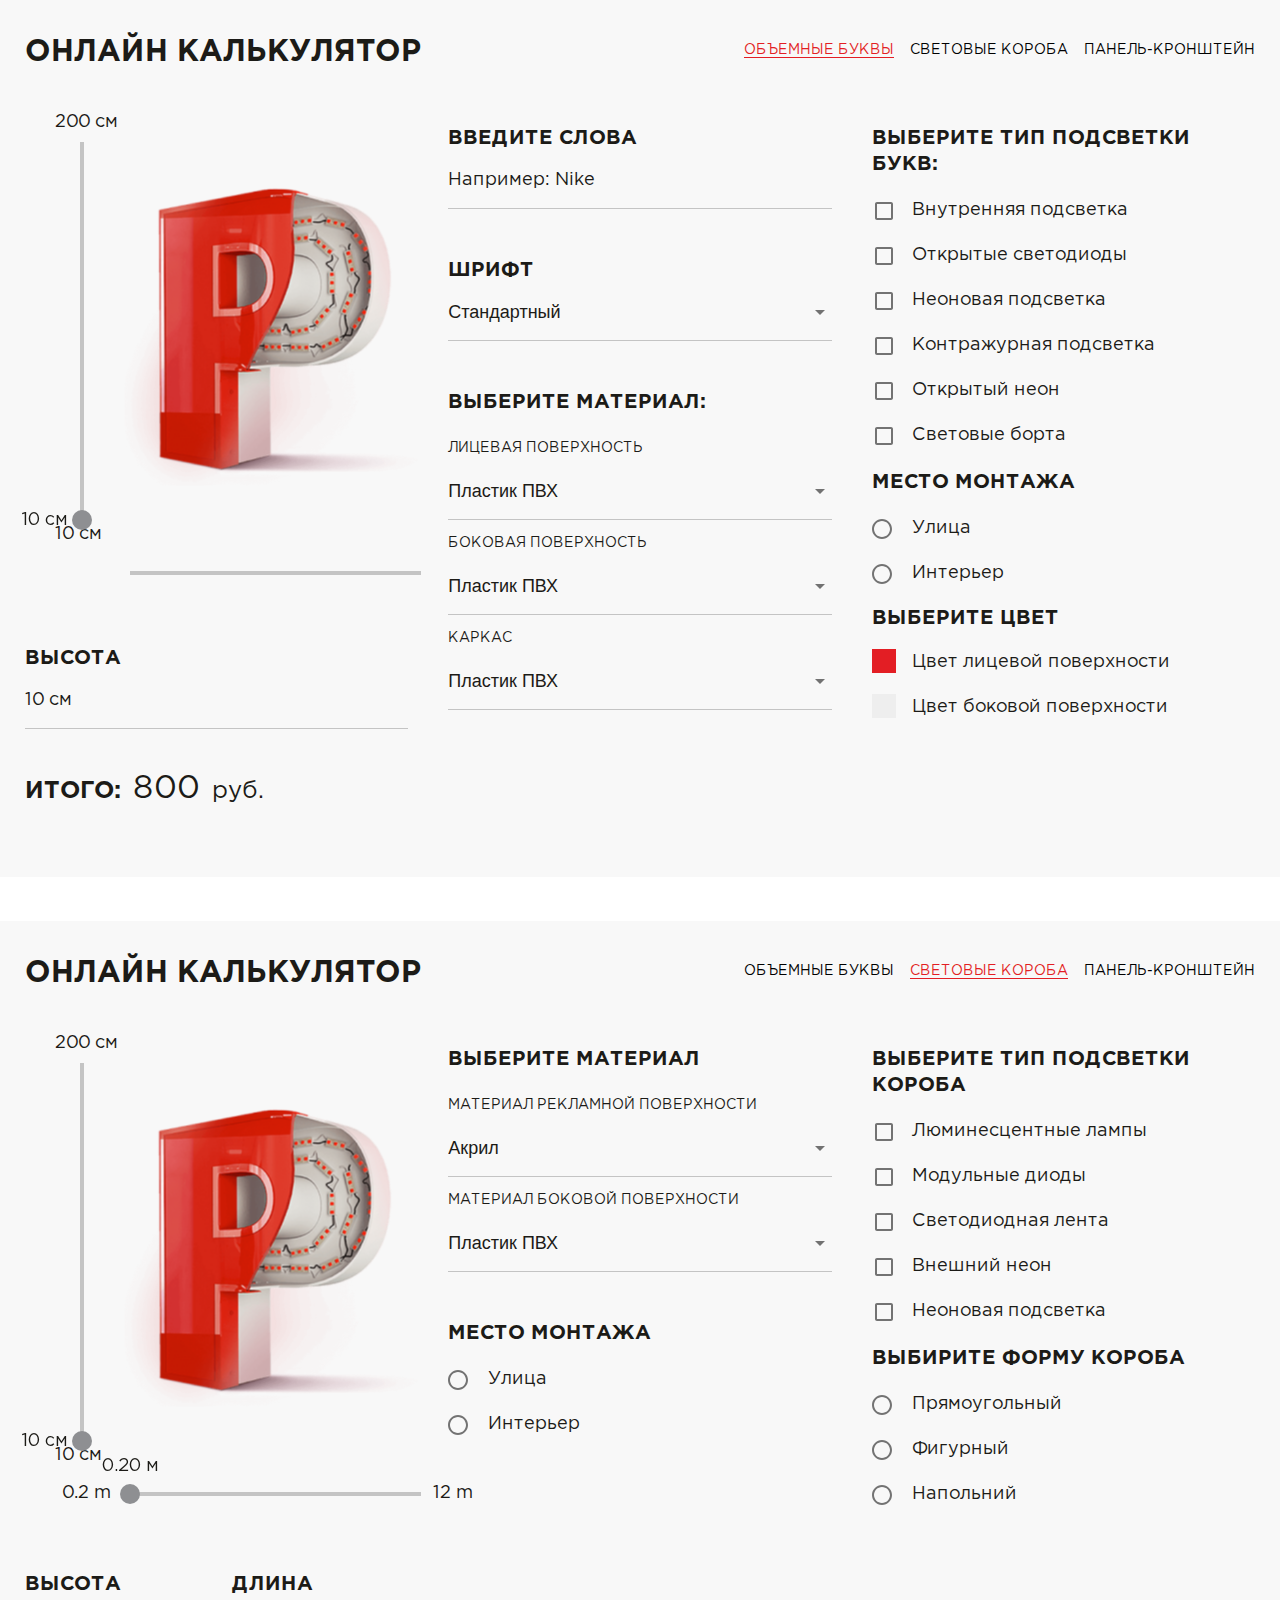
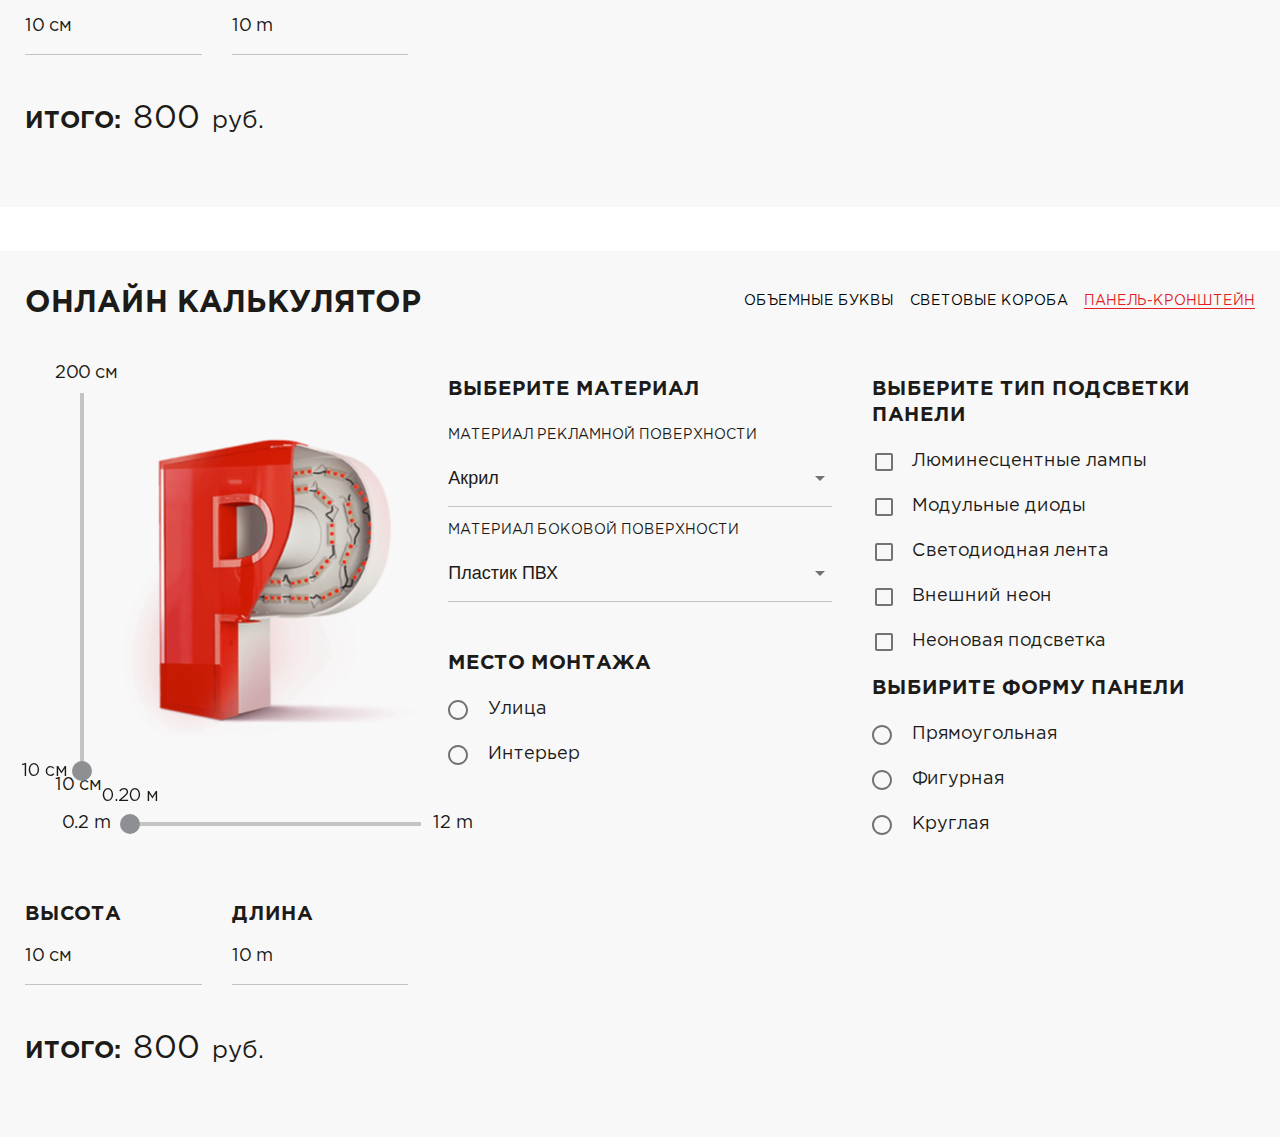
<file: calc.html>
<!DOCTYPE html>

<html lang="ru">

<head>
	<meta charset="utf-8">
	<meta http-equiv="X-UA-Compatible" content="IE=edge" >
	<meta name="viewport" content="width=device-width, initial-scale=1.0">
	<meta name="description" content="">
	<link rel="stylesheet" type="text/css" href="style.css">
	<link rel="icon" type="image/png" href="favicon/favicon.ico" sizes="16x16">	
	<title>Rif</title>
</head>

<body>

	<div class="wrapper">

		<!-- Calc -->

		<div class="calc_sect">
			<div class="calc_row">
				<div class="calc_header">
					<div>
						<h2>Онлайн калькулятор</h2>
					</div>
					<div>
						<ul class="calc_nav">
							<li><a href="#" class="active">Объемные буквы</a></li>
							<li><a href="#">Световые короба</a></li>
							<li><a href="#">Панель-кронштейн</a></li>
						</ul>
					</div>
				</div>
				<div class="calc_templ">
					<div>
						<div class="slide_ranges">
							<div class="vertical_sl range_sl">
								<div class="top_val sl_val">200 см</div>
								<div class="slide_vert" id="verticalSl"></div>
								<div class="bottom_val sl_val">10 см</div>
							</div>
							<div class="gorizontal_sl range_sl">
								<!-- <div class="left_val sl_val">10 см</div> -->
								<div class="slide_line" id="gorizontalSl"></div>
								<!-- <div class="right_val sl_val">200 см</div> -->
							</div>
							<img class="elem_picture" src="img/elem_picture.png" alt="" />
						</div>
						<h3>Высота</h3>
						<div class="calc_input_wrapp">
							<input type="text" placeholder="" value="10 см">
						</div>
					</div>
					<div>
						<h3>Введите слова</h3>
						<div class="calc_input_wrapp">
							<input type="text" placeholder="Например: Nike" value="">
						</div>
						<h3>Шрифт</h3>
						<div class="calc_input_wrapp selcet_calc_input_wrapp">
							<select>
								<option val="Стандартный">Стандартный</option>
								<option val="Другой 1">Другой 1</option>
								<option val="Другой 2">Другой 2</option>
							</select>
						</div>
						<h3>Выберите материал:</h3>
						<h4>Лицевая поверхность</h4>
						<div class="calc_input_wrapp selcet_calc_input_wrapp">
							<select>
								<option val="Пластик ПВХ">Пластик ПВХ</option>
								<option val="Другой 1">Другой 1</option>
								<option val="Другой 2">Другой 2</option>
							</select>
						</div>
						<h4>Боковая поверхность</h4>
						<div class="calc_input_wrapp selcet_calc_input_wrapp">
							<select>
								<option val="Пластик ПВХ">Пластик ПВХ</option>
								<option val="Другой 1">Другой 1</option>
								<option val="Другой 2">Другой 2</option>
							</select>
						</div>
						<h4>Каркас</h4>
						<div class="calc_input_wrapp selcet_calc_input_wrapp">
							<select>
								<option val="Пластик ПВХ">Пластик ПВХ</option>
								<option val="Другой 1">Другой 1</option>
								<option val="Другой 2">Другой 2</option>
							</select>
						</div>
					</div>
					<div>
						<h3>Выберите тип подсветки букв:</h3>
						<div class="checkbox_wrapp_2">
							<label class="checkbox_2" for="ch_1"><input type="checkbox" id="ch_1" name="ch_1"><span>Внутренняя подсветка</span></label>
						</div>
						<div class="checkbox_wrapp_2">
							<label class="checkbox_2" for="ch_2"><input type="checkbox" id="ch_2" name="ch_2"><span>Открытые светодиоды</span></label>
						</div>
						<div class="checkbox_wrapp_2">
							<label class="checkbox_2" for="ch_4"><input type="checkbox" id="ch_4" name="ch_4"><span>Неоновая подсветка</span></label>
						</div>
						<div class="checkbox_wrapp_2">
							<label class="checkbox_2" for="ch_5"><input type="checkbox" id="ch_5" name="ch_5"><span>Контражурная подсветка</span></label>
						</div>
						<div class="checkbox_wrapp_2">
							<label class="checkbox_2" for="ch_6"><input type="checkbox" id="ch_6" name="ch_6"><span>Открытый неон</span></label>
						</div>
						<div class="checkbox_wrapp_2">
							<label class="checkbox_2" for="ch_7"><input type="checkbox" id="ch_7" name="ch_7"><span>Световые борта</span></label>
						</div>
						<h3>Место монтажа</h3>
						<div class="radio_wrapp_2">
							<label class="radio_2" for="radio_1"><input type="radio" id="radio_1" name="radio_1"><span>Улица</span></label>
						</div>
						<div class="radio_wrapp_2">
							<label class="radio_2" for="radio_2"><input type="radio" id="radio_2" name="radio_1"><span>Интерьер</span></label>
						</div>
						<h3>Выберите цвет</h3>
						<div class="color_wrapp_2">
							<label class="color" for="color_1"><input value="#E31E24" type="color" id="color_1" name="color_1"><span>Цвет лицевой поверхности</span></label>
						</div>
						<div class="color_wrapp_2">
							<label class="color" for="color_2"><input value="#EEEEEE" type="color" id="color_2" name="color_2"><span>Цвет боковой поверхности</span></label>
						</div>
					</div>
				</div>
				<div class="calc_res_wrapp">
					<p>ИТОГО:<span class="res_val">800</span><span class="rub">руб.</span></p>
				</div>
			</div>
		</div>

		<br /><br />

		<div class="calc_sect">
			<div class="calc_row">
				<div class="calc_header">
					<div>
						<h2>Онлайн калькулятор</h2>
					</div>
					<div>
						<ul class="calc_nav">
							<li><a href="#">Объемные буквы</a></li>
							<li><a href="#" class="active">Световые короба</a></li>
							<li><a href="#">Панель-кронштейн</a></li>
						</ul>
					</div>
				</div>
				<div class="calc_templ">
					<div>
						<div class="slide_ranges">
							<div class="vertical_sl range_sl">
								<div class="top_val sl_val">200 см</div>
								<div class="slide_vert" id="verticalSl2"></div>
								<div class="bottom_val sl_val">10 см</div>
							</div>
							<div class="gorizontal_sl range_sl">
								<div class="left_val sl_val">0.2 m</div>
								<div id="gorizontalSl2"></div>
								<div class="right_val sl_val">12 m</div>
							</div>
							<img class="elem_picture" src="img/elem_picture.png" alt="" />
						</div>
						
						<div class="two_cols_params">
							<div>
								<h3>Высота</h3>
								<div class="calc_input_wrapp">
									<input type="text" placeholder="" value="10 см">
								</div>
							</div>
							<div>
								<h3>Длина</h3>
								<div class="calc_input_wrapp">
									<input type="text" placeholder="" value="10 m">
								</div>
							</div>
						</div>
					</div>
					<div>
						<h3>ВЫБЕРИТЕ МАТЕРИАЛ</h3>
						<h4>Maтepиaл рекламной пoвepxнocти</h4>
						<div class="calc_input_wrapp selcet_calc_input_wrapp">
							<select>
								<option val="Стандартный">Акрил</option>
								<option val="Другой 1">Другой 1</option>
								<option val="Другой 2">Другой 2</option>
							</select>
						</div>
						<h4>Maтepиaл бoкoвoй пoвepxнocти</h4>
						<div class="calc_input_wrapp selcet_calc_input_wrapp">
							<select>
								<option val="Пластик ПВХ">Пластик ПВХ</option>
								<option val="Другой 1">Другой 1</option>
								<option val="Другой 2">Другой 2</option>
							</select>
						</div>
						<h3>Место монтажа</h3>
						<div class="radio_wrapp_2">
							<label class="radio_2" for="radio_2_1"><input type="radio" id="radio_2_1" name="radio_2_1"><span>Улица</span></label>
						</div>
						<div class="radio_wrapp_2">
							<label class="radio_2" for="radio_2_2"><input type="radio" id="radio_2_2" name="radio_2_1"><span>Интерьер</span></label>
						</div>
					</div>
					<div>
						<h3>ВЫБЕРИТЕ ТИП ПОДСВЕТКИ КОРОБА</h3>
						<div class="checkbox_wrapp_2">
							<label class="checkbox_2" for="ch_2_1"><input type="checkbox" id="ch_2_1" name="ch_2_1"><span>Люминесцентные лампы</span></label>
						</div>
						<div class="checkbox_wrapp_2">
							<label class="checkbox_2" for="ch_2_2"><input type="checkbox" id="ch_2_2" name="ch_2_2"><span>Модульные диоды</span></label>
						</div>
						<div class="checkbox_wrapp_2">
							<label class="checkbox_2" for="ch_2_3"><input type="checkbox" id="ch_2_3" name="ch_2_3"><span>Светодиодная лента</span></label>
						</div>
						<div class="checkbox_wrapp_2">
							<label class="checkbox_2" for="ch_2_4"><input type="checkbox" id="ch_2_4" name="ch_2_4"><span>Внешний неон</span></label>
						</div>
						<div class="checkbox_wrapp_2">
							<label class="checkbox_2" for="ch_2_5"><input type="checkbox" id="ch_2_5" name="ch_2_5"><span>Неоновая пoдcвeткa</span></label>
						</div>
						<h3>ВЫБИРИТЕ ФОРМУ КОРОБА</h3>
						<div class="radio_wrapp_2">
							<label class="radio_2" for="radio_2_3"><input type="radio" id="radio_2_3" name="radio_2_3"><span>Прямоугольный</span></label>
						</div>
						<div class="radio_wrapp_2">
							<label class="radio_2" for="radio_2_4"><input type="radio" id="radio_2_4" name="radio_2_4"><span>Фигурный</span></label>
						</div>
						<div class="radio_wrapp_2">
							<label class="radio_2" for="radio_2_5"><input type="radio" id="radio_2_5" name="radio_2_5"><span>Напольний</span></label>
						</div>
					</div>
				</div>
				<div class="calc_res_wrapp">
					<p>ИТОГО:<span class="res_val">800</span><span class="rub">руб.</span></p>
				</div>
			</div>
		</div>

		<br /><br />

		<div class="calc_sect">
			<div class="calc_row">
				<div class="calc_header">
					<div>
						<h2>Онлайн калькулятор</h2>
					</div>
					<div>
						<ul class="calc_nav">
							<li><a href="#">Объемные буквы</a></li>
							<li><a href="#">Световые короба</a></li>
							<li><a href="#" class="active">Панель-кронштейн</a></li>
						</ul>
					</div>
				</div>
				<div class="calc_templ">
					<div>
						<div class="slide_ranges">
							<div class="vertical_sl range_sl">
								<div class="top_val sl_val">200 см</div>
								<div class="slide_vert" id="verticalSl3"></div>
								<div class="bottom_val sl_val">10 см</div>
							</div>
							<div class="gorizontal_sl range_sl">
								<div class="left_val sl_val">0.2 m</div>
								<div class="slide_line" id="gorizontalSl3"></div>
								<div class="right_val sl_val">12 m</div>
							</div>
							<img class="elem_picture" src="img/elem_picture.png" alt="" />
						</div>
						
						<div class="two_cols_params">
							<div>
								<h3>Высота</h3>
								<div class="calc_input_wrapp">
									<input type="text" placeholder="" value="10 см">
								</div>
							</div>
							<div>
								<h3>Длина</h3>
								<div class="calc_input_wrapp">
									<input type="text" placeholder="" value="10 m">
								</div>
							</div>
						</div>
					</div>
					<div>
						<h3>ВЫБЕРИТЕ МАТЕРИАЛ</h3>
						<h4>Maтepиaл рекламной пoвepxнocти</h4>
						<div class="calc_input_wrapp selcet_calc_input_wrapp">
							<select>
								<option val="Стандартный">Акрил</option>
								<option val="Другой 1">Другой 1</option>
								<option val="Другой 2">Другой 2</option>
							</select>
						</div>
						<h4>Maтepиaл бoкoвoй пoвepxнocти</h4>
						<div class="calc_input_wrapp selcet_calc_input_wrapp">
							<select>
								<option val="Пластик ПВХ">Пластик ПВХ</option>
								<option val="Другой 1">Другой 1</option>
								<option val="Другой 2">Другой 2</option>
							</select>
						</div>
						<h3>Место монтажа</h3>
						<div class="radio_wrapp_2">
							<label class="radio_2" for="radio_3_1"><input type="radio" id="radio_3_1" name="radio_3_1"><span>Улица</span></label>
						</div>
						<div class="radio_wrapp_2">
							<label class="radio_2" for="radio_3_2"><input type="radio" id="radio_3_2" name="radio_3_1"><span>Интерьер</span></label>
						</div>
					</div>
					<div>
						<h3>ВЫБЕРИТЕ ТИП ПОДСВЕТКИ ПАНЕЛИ</h3>
						<div class="checkbox_wrapp_2">
							<label class="checkbox_2" for="ch_3_1"><input type="checkbox" id="ch_3_1" name="ch_3_1"><span>Люминесцентные лампы</span></label>
						</div>
						<div class="checkbox_wrapp_2">
							<label class="checkbox_2" for="ch_3_2"><input type="checkbox" id="ch_3_2" name="ch_3_2"><span>Модульные диоды</span></label>
						</div>
						<div class="checkbox_wrapp_2">
							<label class="checkbox_2" for="ch_3_3"><input type="checkbox" id="ch_3_3" name="ch_3_3"><span>Светодиодная лента</span></label>
						</div>
						<div class="checkbox_wrapp_2">
							<label class="checkbox_2" for="ch_3_4"><input type="checkbox" id="ch_3_4" name="ch_3_4"><span>Внешний неон</span></label>
						</div>
						<div class="checkbox_wrapp_2">
							<label class="checkbox_2" for="ch_3_5"><input type="checkbox" id="ch_3_5" name="ch_3_5"><span>Неоновая пoдcвeткa</span></label>
						</div>
						<h3>ВЫБИРИТЕ ФОРМУ ПАНЕЛИ</h3>
						<div class="radio_wrapp_2">
							<label class="radio_2" for="radio_3_3"><input type="radio" id="radio_3_3" name="radio_3_3"><span>Прямоугольная</span></label>
						</div>
						<div class="radio_wrapp_2">
							<label class="radio_2" for="radio_3_4"><input type="radio" id="radio_3_4" name="radio_3_4"><span>Фигурная</span></label>
						</div>
						<div class="radio_wrapp_2">
							<label class="radio_2" for="radio_3_5"><input type="radio" id="radio_3_5" name="radio_3_5"><span>Круглая</span></label>
						</div>
					</div>
				</div>
				<div class="calc_res_wrapp">
					<p>ИТОГО:<span class="res_val">800</span><span class="rub">руб.</span></p>
				</div>
			</div>
		</div>


		<!-- /Calc -->

	</div>

	<link rel="stylesheet" type="text/css" href="responsive.css">
	<link rel="stylesheet" type="text/css" href="slick/slick.css">
	<link rel="stylesheet" type="text/css" href="vendors/css/nouislider.min.css">
	<script src="vendors/js/jquery.js"></script>
	<script src="vendors/js/wNumb.min.js"></script>
	<script src="vendors/js/nouislider.min.js"></script>
	<script src="slick/slick.js"></script>
	<script src="js/scripts.js"></script>

</body>
</html>
</file>
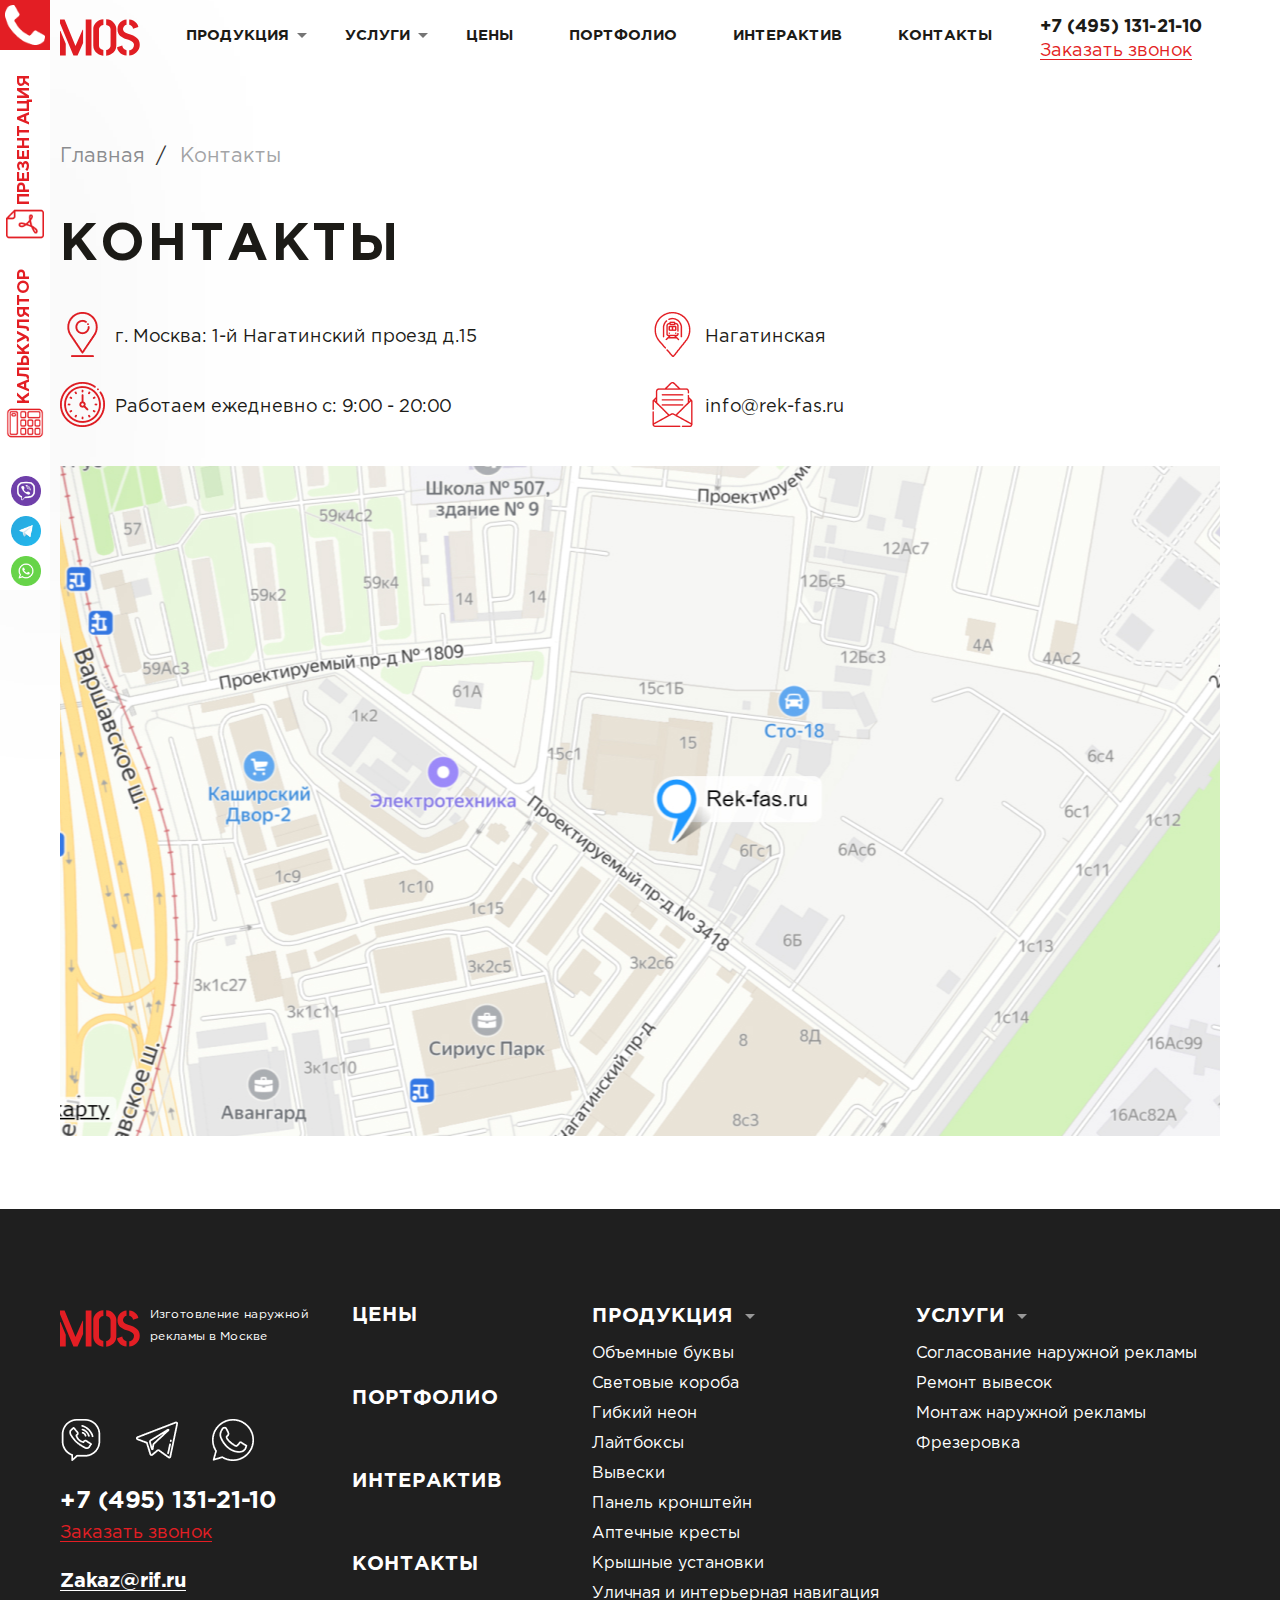
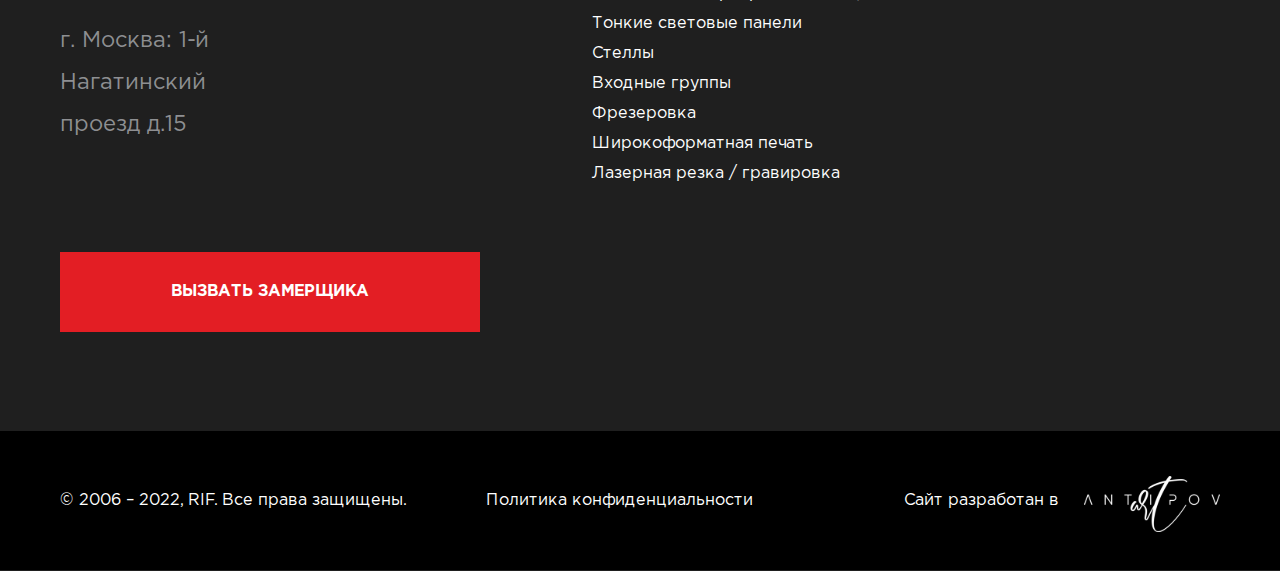
<file: contacts.html>
<!DOCTYPE html>

<html lang="ru">

<head>
	<meta charset="utf-8">
	<meta http-equiv="X-UA-Compatible" content="IE=edge" >
	<meta name="viewport" content="width=device-width, initial-scale=1.0">
	<meta name="description" content="">
	<link rel="stylesheet" type="text/css" href="style.css">
	<link rel="icon" type="image/png" href="favicon/favicon.ico" sizes="16x16">	
	<title>Rif</title>
</head>

<body>

	<div class="wrapper">

	<!-- Side Menu -->

	<div class="side_menu">
		<button type="button" class="callback_btn"></button>
		<div class="links_list_wrapp">
			<ul class="links_list">
				<li>
					<a href="#" class="icon_link">
						<div>
							<img src="img/calc_icon.png" alt="" />
						</div>
						<div>
							<p>Калькулятор</p>
						</div>
					</a>
				</li>
				<li>
					<a href="#" class="icon_link">
						<div>
							<img src="img/pdf_icon.png" alt="" />
						</div>
						<div>
							<p>Презентация</p>
						</div>
					</a>
				</li>
			</ul>
		</div>
		<ul class="side_soc_list">
			<li>
				<a href="#" class="side_soc"><img src="img/side_viber.png" alt="" /></a>
			</li>
			<li>
				<a href="#" class="side_soc"><img src="img/side_telegram.png" alt="" /></a>
			</li>
			<li>
				<a href="#" class="side_soc"><img src="img/side_whatsapp.png" alt="" /></a>
			</li>
		</ul>
	</div>

	<!--/Side Menu -->

	<!-- Header -->
		
	<header class="header">
		<div class="row">
			<div class="header_site">
				<div class="left">
					<a href="#" class="logo_2 header_logo">
						<div>
							<svg width="107" height="49" viewBox="0 0 107 49" fill="none" xmlns="http://www.w3.org/2000/svg">
								<path d="M0 48.4316V15.8691H0.619119L7.70469 32.8374V48.4316H0ZM0 5.28971V0.343519H6.12248L20.7063 35.7227L30.1996 14.2891H30.8876V31.7383L23.458 48.4316H17.9546L0 5.28971ZM34.396 48.4316V0.343519H42.1007V48.4316H34.396ZM44.5028 35.0357V12.4342C44.5028 10.0069 45.5346 7.5339 47.5983 5.01498C50.35 1.71737 53.8355 0.0457138 58.0547 0V7.62533C55.6699 7.67127 53.8815 8.95347 52.6891 11.4724C52.3222 12.2968 52.1387 12.9838 52.1387 13.5333V35.0357C52.1387 37.5089 53.4228 39.3407 55.991 40.5315C56.7708 40.8979 57.4356 41.081 57.9861 41.081V48.7751C55.3719 48.7751 52.7578 47.8362 50.1438 45.9586C46.429 43.2107 44.5486 39.5698 44.5028 35.0357ZM61.7695 48.7751V41.081C62.962 41.081 64.2001 40.5315 65.4843 39.4322C66.8601 38.1957 67.571 36.7302 67.6167 35.0357V13.5333C67.6167 12.1594 67.0208 10.8313 65.8283 9.54886C64.6817 8.31237 63.3288 7.67127 61.7695 7.62533V0C66.4014 0 70.1162 1.99232 72.9137 5.97675C74.519 8.26665 75.3214 10.4192 75.3214 12.4342V35.0357C75.3214 40.1192 73.0515 44.012 68.5112 46.7142C66.1263 48.0881 63.8791 48.7751 61.7695 48.7751ZM76.3479 37.5774L83.2959 35.1044C83.571 38.0812 85.199 40.1421 88.18 41.2871C88.7305 41.4702 89.0056 41.5619 89.0056 41.5619V48.6377C85.0614 48.6377 81.7137 46.9432 78.962 43.5542C77.2652 41.4016 76.3936 39.4093 76.3479 37.5774ZM76.8983 13.3959C76.8983 8.40402 79.0538 4.64861 83.3646 2.12969C85.3826 0.984623 87.2629 0.389232 89.0056 0.343519V7.55676C87.5838 7.78577 86.3456 8.61018 85.2908 10.0297C84.603 11.0374 84.259 12.1137 84.259 13.2586C84.259 15.6401 85.9788 17.5408 89.4182 18.9606C90.2438 19.281 91.528 19.7162 93.2706 20.2656C95.4721 20.9527 97.0083 21.5024 97.8798 21.9145C101.87 23.8837 104.461 26.2195 105.653 28.9215C106.341 30.5246 106.685 32.2877 106.685 34.2113C106.685 38.2416 105.126 41.7452 102.007 44.7219C99.2098 47.3324 96.0683 48.6377 92.5828 48.6377V41.5619C94.3255 41.4702 95.8848 40.646 97.2605 39.0889C98.4071 37.7148 98.9805 36.1348 98.9805 34.3486C98.9805 31.555 97.0314 29.4484 93.133 28.0286C92.3075 27.7079 91.0235 27.2958 89.2807 26.7921C87.3545 26.2424 86.0476 25.8072 85.3597 25.4868C81.5073 23.7923 79.0307 21.6169 77.9301 18.9606C77.2423 17.3575 76.8983 15.5028 76.8983 13.3959ZM92.5828 7.55676V0.343519C96.5267 0.343519 99.8289 2.03804 102.489 5.42707C103.911 7.25896 104.667 8.93062 104.759 10.4421L97.6734 12.7777C97.4898 11.4038 96.9625 10.2816 96.0912 9.4115C95.2657 8.54138 94.4859 8.01479 93.7521 7.83149L92.5828 7.55676Z" fill="#E31E24"/>
							</svg>
						</div>
						<p>Изготовление наружной<br /> рекламы в Москве</p>
					</a>
				</div>
				<div class="center">
					<div class="main_nav_wrapp" id="resp_nav">
						<ul class="main_nav">
							<li>
								<a href="#">продукция</a>
								<button type="button" class="dr_btn">
									<svg width="10" height="5" viewBox="0 0 10 5" fill="none" xmlns="http://www.w3.org/2000/svg">
										<path opacity="0.54" fill-rule="evenodd" clip-rule="evenodd" d="M0 0L5 5L10 0H0Z" fill="black"/>
									</svg>
								</button>
								<div class="sub_menu">
									<button type="button" class="close_btn"></button>
									<ul>
										<li><a href="#">Объемные буквы</a></li>
										<li><a href="#">Световые короба</a></li>
										<li><a href="#">Гибкий неон</a></li>
										<li><a href="#">Лайтбоксы</a></li>
										<li><a href="#">Вывески</a></li>
										<li><a href="#">Панель кронштейн </a></li>
										<li><a href="#">Аптечные кресты</a></li>
										<li><a href="#">Крышные установки</a></li>
										<li><a href="#">Уличная и интерьерная навигация</a></li>
										<li><a href="#">Тонкие световые панели</a></li>
										<li><a href="#">Стеллы</a></li>
										<li><a href="#">Входные группы</a></li>
										<li><a href="#">Фрезеровка</a></li>
										<li><a href="#">Широкоформатная печать</a></li>
										<li><a href="#">Лазерная резка / гравировка</a></li>
									</ul>
								</div>
							</li>
							<li>
								<a href="#">услуги</a>
								<button type="button" class="dr_btn">
									<svg width="10" height="5" viewBox="0 0 10 5" fill="none" xmlns="http://www.w3.org/2000/svg">
										<path opacity="0.54" fill-rule="evenodd" clip-rule="evenodd" d="M0 0L5 5L10 0H0Z" fill="black"/>
									</svg>
								</button>
								<div class="sub_menu">
									<button type="button" class="close_btn"></button>
									<ul>
										<li><a href="#">Согласование наружной рекламы</a></li>
										<li><a href="#">Ремонт вывесок</a></li>
										<li><a href="#">Монтаж наружной рекламы</a></li>
										<li><a href="#">Фрезеровка</a></li>
									</ul>
								</div>
							</li>
							<li><a href="#">цены</a></li>
							<li><a href="#">портфолио</a></li>
							<li><a href="#">Интерактив</a></li>
							<li><a href="#">контакты</a></li>
						</ul>
					</div>
				</div>
				<div class="right">
					<div class="header_contacts">
						<div>
							<a class="tel_link_main" href="tel:+74951312110">+7 (495) 131-21-10</a>
						</div>
						<div>
							<a href="#" class="red_link">Заказать звонок</a>
						</div>
					</div>
					<button class="respmenubtn">
						<span></span>
						<span></span>
						<span></span>
					</button>
				</div>
			</div>
		</div>
	</header>

	<!-- /Header -->

	<!-- Content -->
	<div class="content">
	<!-- Section 1 - Contacts -->
	<section>
		<div class="row">
			<ul class="breadcrumbs">
				<li><a href="#">Главная</a></li>
				<li><a href="#">Контакты</a></li>
			</ul>
			<div class="title_2_wrapp">
				<h2>Контакты</h2>
			</div>
			<div class="contacts_thumbnails">
				<div class="contact_thumb">
					<div>
						<img src="img/contacts_thumbs/01.png" alt="" />
					</div>
					<div>
						<p>г. Москва: 1-й Нагатинский проезд д.15</p>
					</div>
				</div>
				<div class="contact_thumb">
					<div>
						<img src="img/contacts_thumbs/02.png" alt="" />
					</div>
					<div>
						<p>Нагатинская</p>
					</div>
				</div>
				<div class="contact_thumb">
					<div>
						<img src="img/contacts_thumbs/03.png" alt="" />
					</div>
					<div>
						<p>Работаем ежедневно с: 9:00 - 20:00</p>
					</div>
				</div>
				<div class="contact_thumb">
					<div>
						<img src="img/contacts_thumbs/04.png" alt="" />
					</div>
					<div>
						<p>info@rek-fas.ru</p>
					</div>
				</div>
			</div>
			<div class="map_box">
				<img src="img/map.jpg" alt="" />
			</div>
		</div>
	</section>
	<!-- /Section 1 - Contacts -->
	</div>
	<!-- /Content -->

	<!-- Footer -->

		<footer class="footer_section">
			<div class="row">
				<div class="footer_two_cols">
					<div class="left_col">
						<div class="two_cols_inner">
							<div class="left_col">
								<div class="logo_wrapp">
									<a href="#" class="logo_2 footer_logo">
										<div>
											<svg width="107" height="49" viewBox="0 0 107 49" fill="none" xmlns="http://www.w3.org/2000/svg">
												<path d="M0 48.4316V15.8691H0.619119L7.70469 32.8374V48.4316H0ZM0 5.28971V0.343519H6.12248L20.7063 35.7227L30.1996 14.2891H30.8876V31.7383L23.458 48.4316H17.9546L0 5.28971ZM34.396 48.4316V0.343519H42.1007V48.4316H34.396ZM44.5028 35.0357V12.4342C44.5028 10.0069 45.5346 7.5339 47.5983 5.01498C50.35 1.71737 53.8355 0.0457138 58.0547 0V7.62533C55.6699 7.67127 53.8815 8.95347 52.6891 11.4724C52.3222 12.2968 52.1387 12.9838 52.1387 13.5333V35.0357C52.1387 37.5089 53.4228 39.3407 55.991 40.5315C56.7708 40.8979 57.4356 41.081 57.9861 41.081V48.7751C55.3719 48.7751 52.7578 47.8362 50.1438 45.9586C46.429 43.2107 44.5486 39.5698 44.5028 35.0357ZM61.7695 48.7751V41.081C62.962 41.081 64.2001 40.5315 65.4843 39.4322C66.8601 38.1957 67.571 36.7302 67.6167 35.0357V13.5333C67.6167 12.1594 67.0208 10.8313 65.8283 9.54886C64.6817 8.31237 63.3288 7.67127 61.7695 7.62533V0C66.4014 0 70.1162 1.99232 72.9137 5.97675C74.519 8.26665 75.3214 10.4192 75.3214 12.4342V35.0357C75.3214 40.1192 73.0515 44.012 68.5112 46.7142C66.1263 48.0881 63.8791 48.7751 61.7695 48.7751ZM76.3479 37.5774L83.2959 35.1044C83.571 38.0812 85.199 40.1421 88.18 41.2871C88.7305 41.4702 89.0056 41.5619 89.0056 41.5619V48.6377C85.0614 48.6377 81.7137 46.9432 78.962 43.5542C77.2652 41.4016 76.3936 39.4093 76.3479 37.5774ZM76.8983 13.3959C76.8983 8.40402 79.0538 4.64861 83.3646 2.12969C85.3826 0.984623 87.2629 0.389232 89.0056 0.343519V7.55676C87.5838 7.78577 86.3456 8.61018 85.2908 10.0297C84.603 11.0374 84.259 12.1137 84.259 13.2586C84.259 15.6401 85.9788 17.5408 89.4182 18.9606C90.2438 19.281 91.528 19.7162 93.2706 20.2656C95.4721 20.9527 97.0083 21.5024 97.8798 21.9145C101.87 23.8837 104.461 26.2195 105.653 28.9215C106.341 30.5246 106.685 32.2877 106.685 34.2113C106.685 38.2416 105.126 41.7452 102.007 44.7219C99.2098 47.3324 96.0683 48.6377 92.5828 48.6377V41.5619C94.3255 41.4702 95.8848 40.646 97.2605 39.0889C98.4071 37.7148 98.9805 36.1348 98.9805 34.3486C98.9805 31.555 97.0314 29.4484 93.133 28.0286C92.3075 27.7079 91.0235 27.2958 89.2807 26.7921C87.3545 26.2424 86.0476 25.8072 85.3597 25.4868C81.5073 23.7923 79.0307 21.6169 77.9301 18.9606C77.2423 17.3575 76.8983 15.5028 76.8983 13.3959ZM92.5828 7.55676V0.343519C96.5267 0.343519 99.8289 2.03804 102.489 5.42707C103.911 7.25896 104.667 8.93062 104.759 10.4421L97.6734 12.7777C97.4898 11.4038 96.9625 10.2816 96.0912 9.4115C95.2657 8.54138 94.4859 8.01479 93.7521 7.83149L92.5828 7.55676Z" fill="#E31E24"/>
											</svg>
										</div>
										<p>Изготовление наружной<br /> рекламы в Москве</p>
									</a>
								</div>
								<ul class="soc_list">
									<li><a href="#"><img src="img/viber_2.png" alt="" /></a></li>
									<li><a href="#"><img src="img/telegram_2.png" alt="" /></a></li>
									<li><a href="#"><img src="img/whatsapp_2.png" alt="" /></a></li>
								</ul>
								<div class="tel_wrapp">
									<div>
										<a href="tel:+74951312110" class="tel_link">+7 (495) 131-21-10</a>
									</div>
									<div>
										<a href="#" class="red_link">Заказать звонок</a>
									</div>
								</div>
								<div class="link_2_wrapp">
									<a href="mailto:Zakaz@rif.ru" class="link_2">Zakaz@rif.ru</a>
								</div>
								<div class="adress_text">
									<p>г. Москва: 1-й Нагатинский<br /> проезд д.15</p>
								</div>
							</div>
							<div class="right_col">
								<ul class="footer_nav footer_nav_columns">
									<li><a href="#">цены</a></li>
									<li><a href="#">портфолио</a></li>
									<li><a href="#">Интерактив</a></li>
									<li><a href="#">контакты</a></li>
								</ul>
							</div>
						</div>
						<div class="novisible_650">
							<div class="footer_red_pill_wrapp">
								<a href="#" class="red_pill red_pill_3">вызвать замерщика</a>
							</div>
						</div>
					</div>
					<div class="right_col">
						<ul class="footer_nav footer_nav_inline">
							<li class="active">
								<div class="dr_title_wrapp">
									<a href="#" class="dr_title">продукция</a>
									<button type="button" class="dr_btn">
										<svg width="24" height="24" viewBox="0 0 24 24" fill="none" xmlns="http://www.w3.org/2000/svg">
											<path opacity="0.54" fill-rule="evenodd" clip-rule="evenodd" d="M7 10L12 15L17 10H7Z" fill="white"/>
										</svg>
									</button>
								</div>
								<ul class="sub_menu_2 active">
									<li><a href="#">Объемные буквы</a></li>
									<li><a href="#">Световые короба</a></li>
									<li><a href="#">Гибкий неон</a></li>
									<li><a href="#">Лайтбоксы</a></li>
									<li><a href="#">Вывески</a></li>
									<li><a href="#">Панель кронштейн</a></li>
									<li><a href="#">Аптечные кресты</a></li>
									<li><a href="#">Крышные установки</a></li>
									<li><a href="#">Уличная и интерьерная навигация</a></li>
									<li><a href="#">Тонкие световые панели</a></li>
									<li><a href="#">Стеллы</a></li>
									<li><a href="#">Входные группы</a></li>
									<li><a href="#">Фрезеровка</a></li>
									<li><a href="#">Широкоформатная печать</a></li>
									<li><a href="#">Лазерная резка / гравировка</a></li>
								</ul>
							</li>
							<li class="active">
								<div class="dr_title_wrapp">
									<a href="#" class="dr_title">услуги</a>
									<button type="button" class="dr_btn">
										<svg width="24" height="24" viewBox="0 0 24 24" fill="none" xmlns="http://www.w3.org/2000/svg">
											<path opacity="0.54" fill-rule="evenodd" clip-rule="evenodd" d="M7 10L12 15L17 10H7Z" fill="white"/>
										</svg>
									</button>
								</div>
								<ul class="sub_menu_2 active">
									<li><a href="#">Согласование наружной рекламы</a></li>
									<li><a href="#">Ремонт вывесок</a></li>
									<li><a href="#">Монтаж наружной рекламы</a></li>
									<li><a href="#">Фрезеровка</a></li>
								</ul>
							</li>
						</ul>
					</div>
				</div>
				<div class="footer_red_pill_wrapp visible_650">
					<a href="#" class="red_pill red_pill_3">вызвать замерщика</a>
				</div>
			</div>
			<div class="footer_bottom">
				<div class="row">
					<div class="footer_two_cols_2">
						<div class="left_col">
							<div class="inlines_2">
								<div>
									<p>© 2006 – 2022, RIF. Все права защищены.</p>
								</div>
								<div>
									<a href="#" class="link_3">Политика конфиденциальности</a>
								</div>
							</div>
						</div>
						<div class="right_col">
							<a href="#" class="corp_logo">
								<div>
									<p>Сайт разработан в </p>
								</div>
								<div>
									<img src="img/corp.svg" alt="antipov" />
								</div>
							</a>
						</div>
					</div>
				</div>
			</div>
		</footer>

	<!-- /Footer -->

	<!-- Up Button -->
	<button type="button" class="up_btn">
		<svg width="24" height="37" viewBox="0 0 24 37" fill="none" xmlns="http://www.w3.org/2000/svg">
			<path d="M13.0607 0.93934C12.4749 0.353553 11.5251 0.353553 10.9393 0.93934L1.3934 10.4853C0.807611 11.0711 0.807611 12.0208 1.3934 12.6066C1.97918 13.1924 2.92893 13.1924 3.51472 12.6066L12 4.12132L20.4853 12.6066C21.0711 13.1924 22.0208 13.1924 22.6066 12.6066C23.1924 12.0208 23.1924 11.0711 22.6066 10.4853L13.0607 0.93934ZM13.5 37L13.5 2L10.5 2L10.5 37L13.5 37Z" fill="white"/>
		</svg>
	</button>
	<!-- /Up Button -->

	</div>

	<link rel="stylesheet" type="text/css" href="responsive.css">
	<link rel="stylesheet" type="text/css" href="slick/slick.css">
	<script src="vendors/js/jquery.js"></script>
	<script src="slick/slick.js"></script>
	<script src="js/scripts.js"></script>

</body>
</html>
</file>
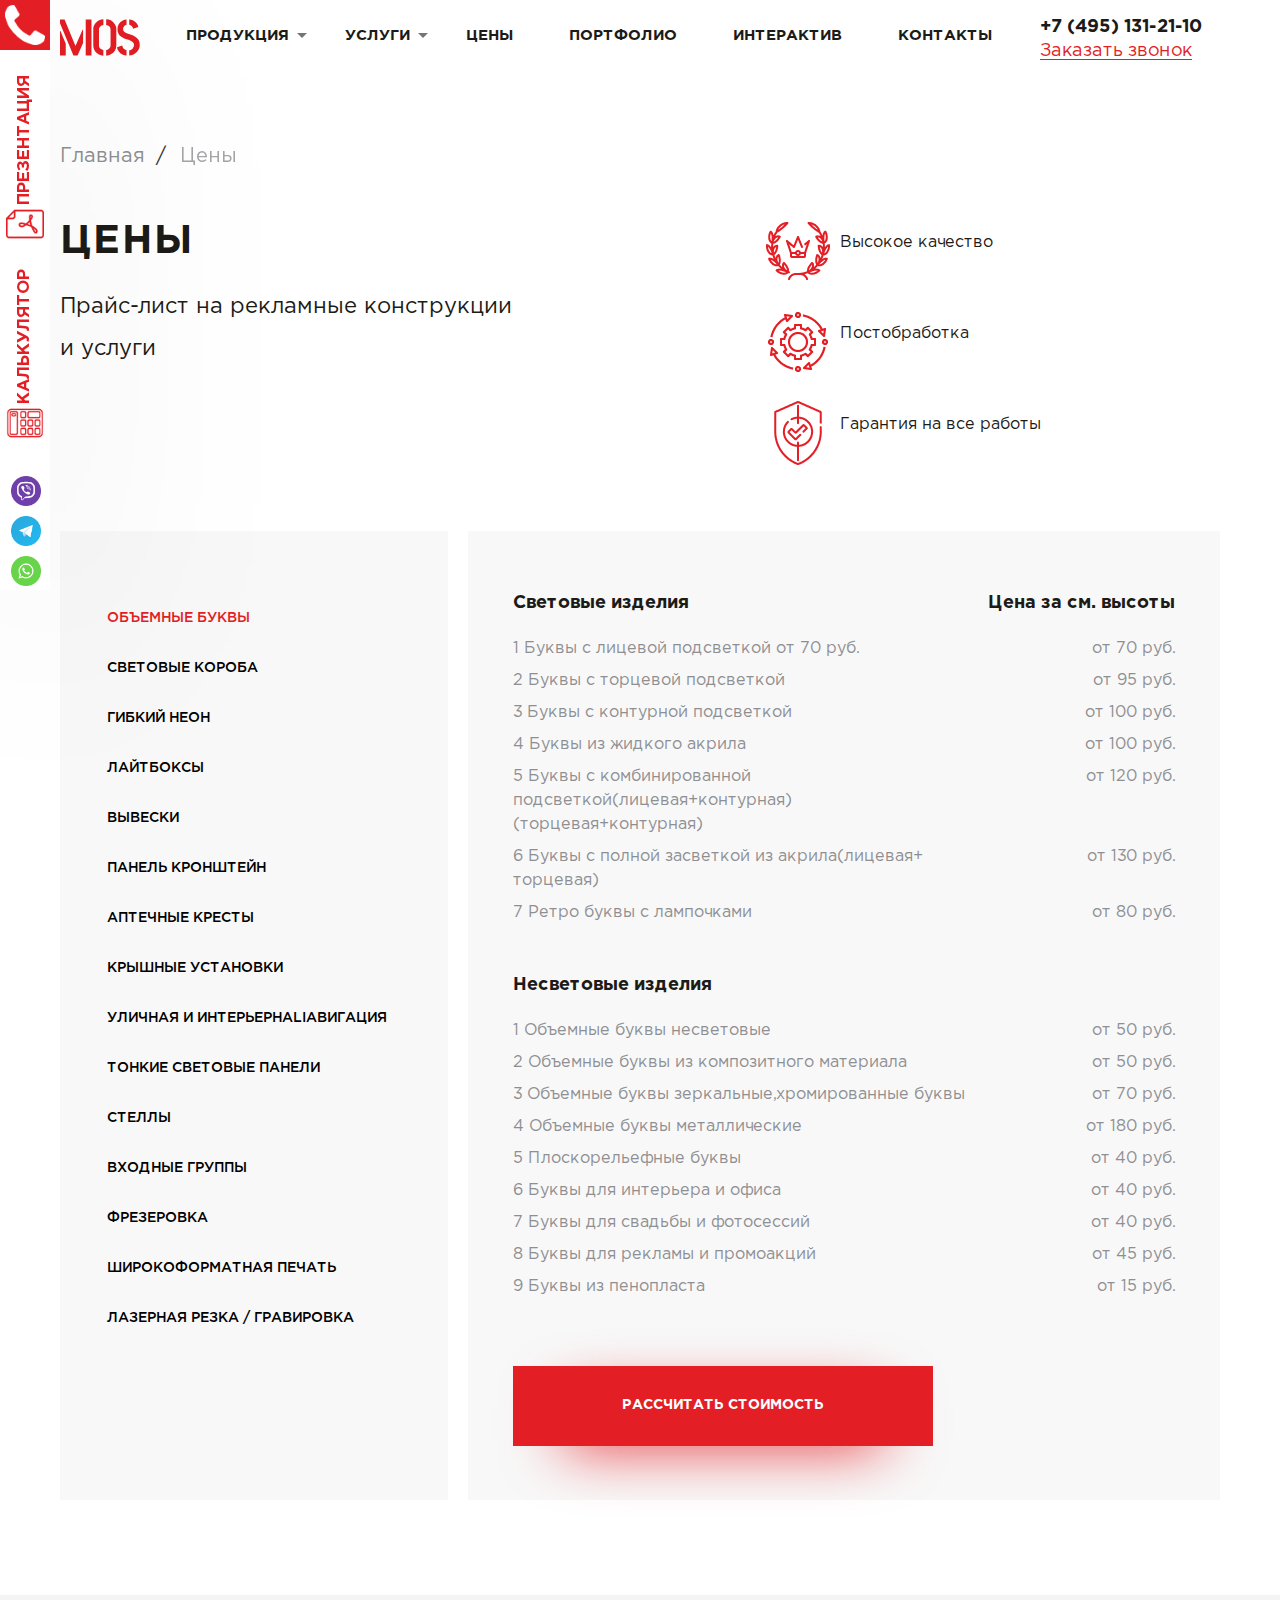
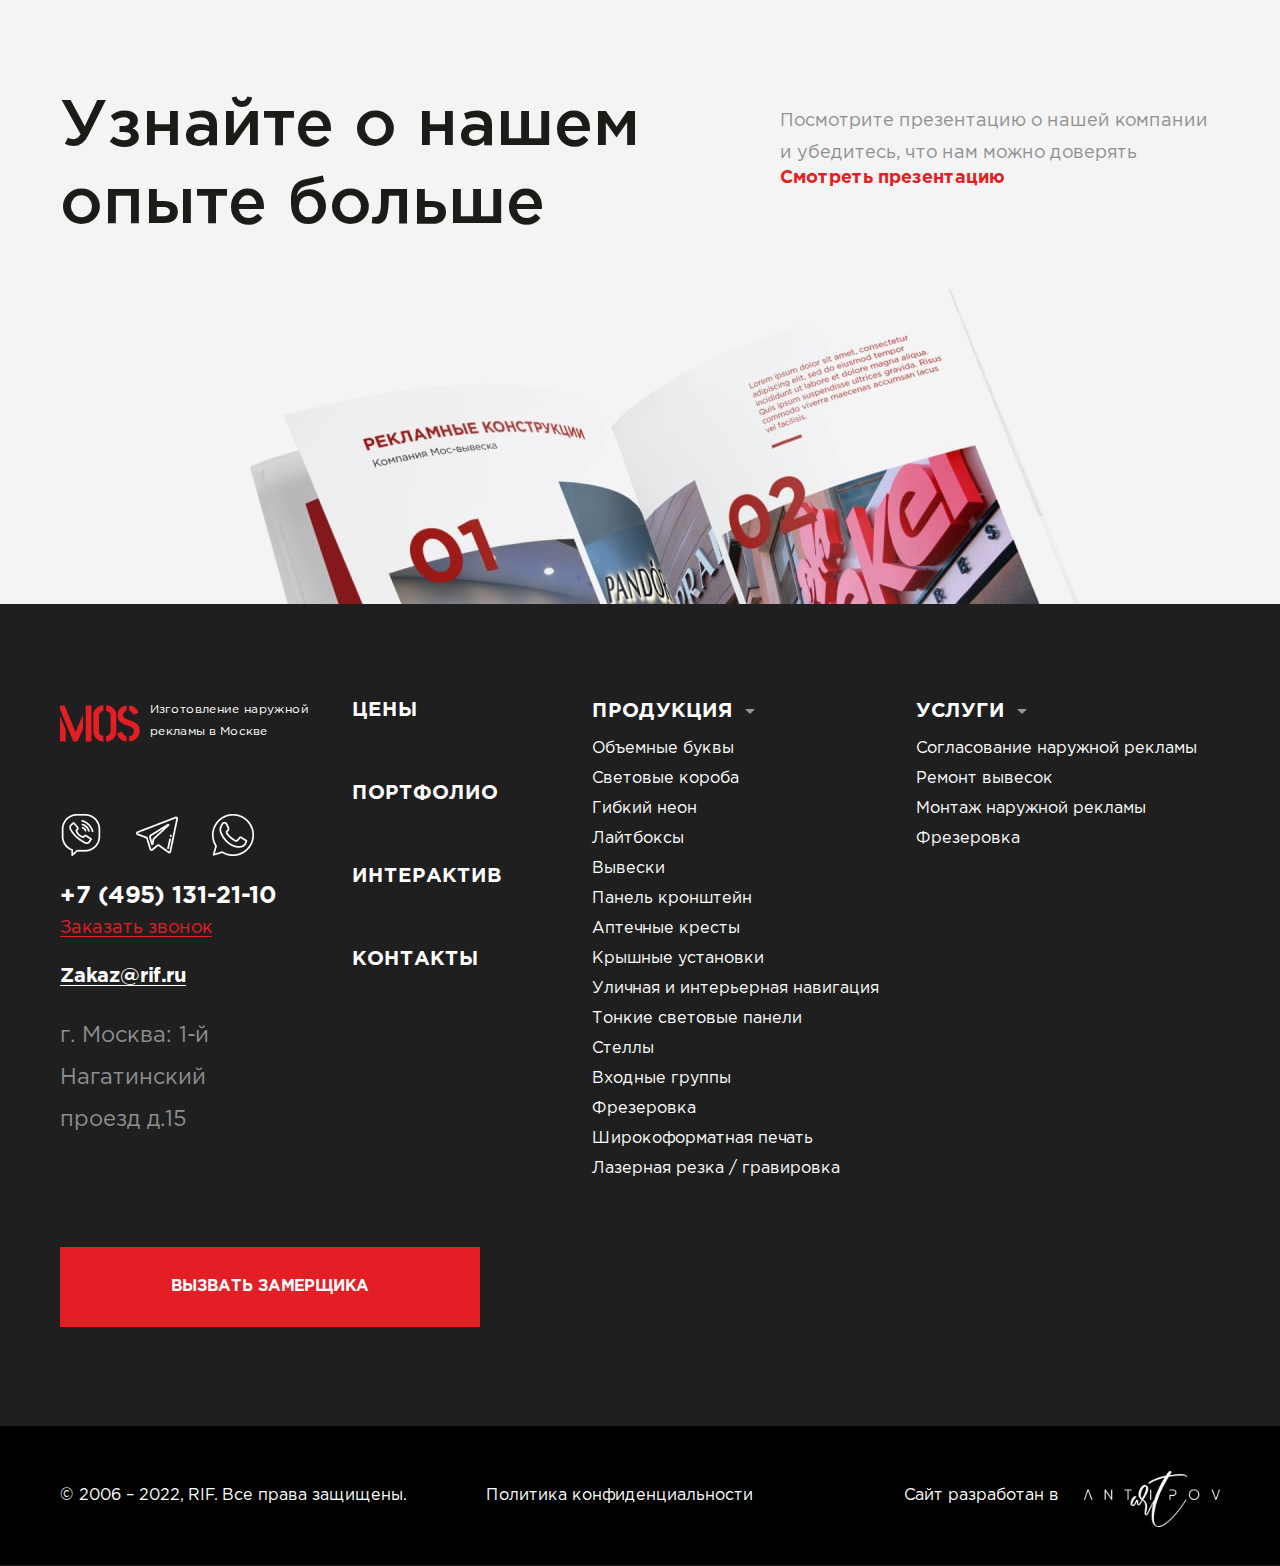
<file: prices.html>
<!DOCTYPE html>

<html lang="ru">

<head>
	<meta charset="utf-8">
	<meta http-equiv="X-UA-Compatible" content="IE=edge" >
	<meta name="viewport" content="width=device-width, initial-scale=1.0">
	<meta name="description" content="">
	<link rel="stylesheet" type="text/css" href="style.css">
	<link rel="icon" type="image/png" href="favicon/favicon.ico" sizes="16x16">	
	<title>Rif</title>
</head>

<body>

	<div class="wrapper">

	<!-- Side Menu -->

	<div class="side_menu">
		<button type="button" class="callback_btn"></button>
		<div class="links_list_wrapp">
			<ul class="links_list">
				<li>
					<a href="#" class="icon_link">
						<div>
							<img src="img/calc_icon.png" alt="" />
						</div>
						<div>
							<p>Калькулятор</p>
						</div>
					</a>
				</li>
				<li>
					<a href="#" class="icon_link">
						<div>
							<img src="img/pdf_icon.png" alt="" />
						</div>
						<div>
							<p>Презентация</p>
						</div>
					</a>
				</li>
			</ul>
		</div>
		<ul class="side_soc_list">
			<li>
				<a href="#" class="side_soc"><img src="img/side_viber.png" alt="" /></a>
			</li>
			<li>
				<a href="#" class="side_soc"><img src="img/side_telegram.png" alt="" /></a>
			</li>
			<li>
				<a href="#" class="side_soc"><img src="img/side_whatsapp.png" alt="" /></a>
			</li>
		</ul>
	</div>

	<!--/Side Menu -->

	<!-- Header -->
		
	<header class="header">
		<div class="row">
			<div class="header_site">
				<div class="left">
					<a href="#" class="logo_2 header_logo">
						<div>
							<svg width="107" height="49" viewBox="0 0 107 49" fill="none" xmlns="http://www.w3.org/2000/svg">
								<path d="M0 48.4316V15.8691H0.619119L7.70469 32.8374V48.4316H0ZM0 5.28971V0.343519H6.12248L20.7063 35.7227L30.1996 14.2891H30.8876V31.7383L23.458 48.4316H17.9546L0 5.28971ZM34.396 48.4316V0.343519H42.1007V48.4316H34.396ZM44.5028 35.0357V12.4342C44.5028 10.0069 45.5346 7.5339 47.5983 5.01498C50.35 1.71737 53.8355 0.0457138 58.0547 0V7.62533C55.6699 7.67127 53.8815 8.95347 52.6891 11.4724C52.3222 12.2968 52.1387 12.9838 52.1387 13.5333V35.0357C52.1387 37.5089 53.4228 39.3407 55.991 40.5315C56.7708 40.8979 57.4356 41.081 57.9861 41.081V48.7751C55.3719 48.7751 52.7578 47.8362 50.1438 45.9586C46.429 43.2107 44.5486 39.5698 44.5028 35.0357ZM61.7695 48.7751V41.081C62.962 41.081 64.2001 40.5315 65.4843 39.4322C66.8601 38.1957 67.571 36.7302 67.6167 35.0357V13.5333C67.6167 12.1594 67.0208 10.8313 65.8283 9.54886C64.6817 8.31237 63.3288 7.67127 61.7695 7.62533V0C66.4014 0 70.1162 1.99232 72.9137 5.97675C74.519 8.26665 75.3214 10.4192 75.3214 12.4342V35.0357C75.3214 40.1192 73.0515 44.012 68.5112 46.7142C66.1263 48.0881 63.8791 48.7751 61.7695 48.7751ZM76.3479 37.5774L83.2959 35.1044C83.571 38.0812 85.199 40.1421 88.18 41.2871C88.7305 41.4702 89.0056 41.5619 89.0056 41.5619V48.6377C85.0614 48.6377 81.7137 46.9432 78.962 43.5542C77.2652 41.4016 76.3936 39.4093 76.3479 37.5774ZM76.8983 13.3959C76.8983 8.40402 79.0538 4.64861 83.3646 2.12969C85.3826 0.984623 87.2629 0.389232 89.0056 0.343519V7.55676C87.5838 7.78577 86.3456 8.61018 85.2908 10.0297C84.603 11.0374 84.259 12.1137 84.259 13.2586C84.259 15.6401 85.9788 17.5408 89.4182 18.9606C90.2438 19.281 91.528 19.7162 93.2706 20.2656C95.4721 20.9527 97.0083 21.5024 97.8798 21.9145C101.87 23.8837 104.461 26.2195 105.653 28.9215C106.341 30.5246 106.685 32.2877 106.685 34.2113C106.685 38.2416 105.126 41.7452 102.007 44.7219C99.2098 47.3324 96.0683 48.6377 92.5828 48.6377V41.5619C94.3255 41.4702 95.8848 40.646 97.2605 39.0889C98.4071 37.7148 98.9805 36.1348 98.9805 34.3486C98.9805 31.555 97.0314 29.4484 93.133 28.0286C92.3075 27.7079 91.0235 27.2958 89.2807 26.7921C87.3545 26.2424 86.0476 25.8072 85.3597 25.4868C81.5073 23.7923 79.0307 21.6169 77.9301 18.9606C77.2423 17.3575 76.8983 15.5028 76.8983 13.3959ZM92.5828 7.55676V0.343519C96.5267 0.343519 99.8289 2.03804 102.489 5.42707C103.911 7.25896 104.667 8.93062 104.759 10.4421L97.6734 12.7777C97.4898 11.4038 96.9625 10.2816 96.0912 9.4115C95.2657 8.54138 94.4859 8.01479 93.7521 7.83149L92.5828 7.55676Z" fill="#E31E24"/>
							</svg>
						</div>
						<p>Изготовление наружной<br /> рекламы в Москве</p>
					</a>
				</div>
				<div class="center">
					<div class="main_nav_wrapp" id="resp_nav">
						<ul class="main_nav">
							<li>
								<a href="#">продукция</a>
								<button type="button" class="dr_btn">
									<svg width="10" height="5" viewBox="0 0 10 5" fill="none" xmlns="http://www.w3.org/2000/svg">
										<path opacity="0.54" fill-rule="evenodd" clip-rule="evenodd" d="M0 0L5 5L10 0H0Z" fill="black"/>
									</svg>
								</button>
								<div class="sub_menu">
									<button type="button" class="close_btn"></button>
									<ul>
										<li><a href="#">Объемные буквы</a></li>
										<li><a href="#">Световые короба</a></li>
										<li><a href="#">Гибкий неон</a></li>
										<li><a href="#">Лайтбоксы</a></li>
										<li><a href="#">Вывески</a></li>
										<li><a href="#">Панель кронштейн </a></li>
										<li><a href="#">Аптечные кресты</a></li>
										<li><a href="#">Крышные установки</a></li>
										<li><a href="#">Уличная и интерьерная навигация</a></li>
										<li><a href="#">Тонкие световые панели</a></li>
										<li><a href="#">Стеллы</a></li>
										<li><a href="#">Входные группы</a></li>
										<li><a href="#">Фрезеровка</a></li>
										<li><a href="#">Широкоформатная печать</a></li>
										<li><a href="#">Лазерная резка / гравировка</a></li>
									</ul>
								</div>
							</li>
							<li>
								<a href="#">услуги</a>
								<button type="button" class="dr_btn">
									<svg width="10" height="5" viewBox="0 0 10 5" fill="none" xmlns="http://www.w3.org/2000/svg">
										<path opacity="0.54" fill-rule="evenodd" clip-rule="evenodd" d="M0 0L5 5L10 0H0Z" fill="black"/>
									</svg>
								</button>
								<div class="sub_menu">
									<button type="button" class="close_btn"></button>
									<ul>
										<li><a href="#">Согласование наружной рекламы</a></li>
										<li><a href="#">Ремонт вывесок</a></li>
										<li><a href="#">Монтаж наружной рекламы</a></li>
										<li><a href="#">Фрезеровка</a></li>
									</ul>
								</div>
							</li>
							<li><a href="#">цены</a></li>
							<li><a href="#">портфолио</a></li>
							<li><a href="#">Интерактив</a></li>
							<li><a href="#">контакты</a></li>
						</ul>
					</div>
				</div>
				<div class="right">
					<div class="header_contacts">
						<div>
							<a class="tel_link_main" href="tel:+74951312110">+7 (495) 131-21-10</a>
						</div>
						<div>
							<a href="#" class="red_link">Заказать звонок</a>
						</div>
					</div>
					<button class="respmenubtn">
						<span></span>
						<span></span>
						<span></span>
					</button>
				</div>
			</div>
		</div>
	</header>

	<!-- /Header -->

	<!-- Content -->
	<div class="content">
	<!-- Section 1 - Prices -->
	<section>
		<div class="row">
			<ul class="breadcrumbs">
				<li><a href="#">Главная</a></li>
				<li><a href="#">Цены</a></li>
			</ul>
			<div class="two_cols two_cols_2">
				<div class="left_col">
					<div class="main_title main_title_2">
						<h1>Цены</h1>
						<p>Прайс-лист на рекламные конструкции <br />и услуги</p>
					</div>
				</div>
				<div class="right_col">
					<div class="thumbs_1_wrapp thumbs_1_wrapp_2">
						<div class="thumb_1">
							<div class="icon_box">
								<img src="img/thumb_1_04.png" alt="" />
							</div>
							<p>Высокое качество</p>
						</div>
						<div class="thumb_1">
							<div class="icon_box">
								<img src="img/thumb_1_06.png" alt="" />
							</div>
							<p>Постобработка</p>
						</div>
						<div class="thumb_1">
							<div class="icon_box">
								<img src="img/thumb_1_07.png" alt="" />
							</div>
							<p>Гарантия на все работы</p>
						</div>
					</div>
				</div>
			</div>
		</div>
	</section>
	<!-- /Section 1 - Prices -->
	<!-- Section 2 - Prices -->
	<section>
		<div class="row">
			<div class="prices_tabs">
				<div class="left_col">
					<ul class="tabs_nav">
						<li>
							<label class="tab_link active" for="item_1">Объемные буквы </label>
						</li>
						<li>
							<label class="tab_link" for="item_2">Световые короба </label>
						</li>
						<li>
							<label class="tab_link" for="item_3">Гибкий неон</label>
						</li>
						<li>
							<label class="tab_link" for="item_4">Лайтбоксы</label>
						</li>
						<li>
							<label class="tab_link" for="item_5">Вывески</label>
						</li>
						<li>
							<label class="tab_link" for="item_6">Панель кронштейн</label>
						</li>
						<li>
							<label class="tab_link" for="item_7">Аптечные кресты</label>
						</li>
						<li>
							<label class="tab_link" for="item_8">Крышные установки</label>
						</li>
						<li>
							<label class="tab_link" for="item_9">Уличная и интерьернаliавигация</label>
						</li>
						<li>
							<label class="tab_link" for="item_10">Тонкие световые панели</label>
						</li>
						<li>
							<label class="tab_link" for="item_11">Стеллы</label>
						</li>
						<li>
							<label class="tab_link" for="item_12">Входные группы</label>
						</li>
						<li>
							<label class="tab_link" for="item_13">Фрезеровка</label>
						</li>
						<li>
							<label class="tab_link" for="item_14">Широкоформатная печать</label>
						</li>
						<li>
							<label class="tab_link" for="item_15">Лазерная резка / гравировка</label>
						</li>
					</ul>
				</div>
				<div class="right_col">
					<input type="radio" id="item_1" name="tab_radio" />
					<div class="tab_content">
						<div class="price_table">
							<div class="table_row">
								<div class="cell">
									<h3>Световые изделия</h3>
								</div>
								<div class="cell">
									<h3>Цена за см. высоты</h3>
								</div>
							</div>
							<div class="table_row">
								<div class="cell">
									<p>1 Буквы с лицевой подсветкой от 70 руб.</p>
								</div>
								<div class="cell">
									<h3>Цена за см. высоты</h3>
									<p>от 70 руб.</p>
								</div>
							</div>
							<div class="table_row">
								<div class="cell">
									<p>2 Буквы с торцевой подсветкой</p>
								</div>
								<div class="cell">
									<h3>Цена за см. высоты</h3>
									<p>от 95 руб.</p>
								</div>
							</div>
							<div class="table_row">
								<div class="cell">
									<p>3 Буквы с контурной подсветкой</p>
								</div>
								<div class="cell">
									<h3>Цена за см. высоты</h3>
									<p>от 100 руб.</p>
								</div>
							</div>
							<div class="table_row">
								<div class="cell">
									<p>4 Буквы из жидкого акрила</p>
								</div>
								<div class="cell">
									<h3>Цена за см. высоты</h3>
									<p>от 100 руб.</p>
								</div>
							</div>
							<div class="table_row">
								<div class="cell">
									<p>5 Буквы с комбинированной подсветкой(лицевая+контурная)(торцевая+контурная)</p>
								</div>
								<div class="cell">
									<h3>Цена за см. высоты</h3>
									<p>от 120 руб.</p>
								</div>
							</div>
							<div class="table_row">
								<div class="cell">
									<p>6 Буквы с полной засветкой из акрила(лицевая+ торцевая)</p>
								</div>
								<div class="cell">
									<h3>Цена за см. высоты</h3>
									<p>от 130 руб.</p>
								</div>
							</div>
							<div class="table_row">
								<div class="cell">
									<p>7 Ретро буквы с лампочками</p>
								</div>
								<div class="cell">
									<h3>Цена за см. высоты</h3>
									<p>от 80 руб.</p>
								</div>
							</div>
						</div>
						<div class="price_table">
							<div class="table_row">
								<div class="cell">
									<h3>Несветовые изделия</h3>
								</div>
								<div class="cell"></div>
							</div>
							<div class="table_row">
								<div class="cell">
									<p>1 Объемные буквы несветовые</p>
								</div>
								<div class="cell">
									<h3>Цена за см. высоты</h3>
									<p>от 50 руб.</p>
								</div>
							</div>
							<div class="table_row">
								<div class="cell">
									<p>2 Объемные буквы из композитного материала</p>
								</div>
								<div class="cell">
									<h3>Цена за см. высоты</h3>
									<p>от 50 руб.</p>
								</div>
							</div>
							<div class="table_row">
								<div class="cell">
									<p>3 Объемные буквы зеркальные,хромированные буквы</p>
								</div>
								<div class="cell">
									<h3>Цена за см. высоты</h3>
									<p>от 70 руб.</p>
								</div>
							</div>
							<div class="table_row">
								<div class="cell">
									<p>4 Объемные буквы металлические</p>
								</div>
								<div class="cell">
									<h3>Цена за см. высоты</h3>
									<p>от 180 руб.</p>
								</div>
							</div>
							<div class="table_row">
								<div class="cell">
									<p>5 Плоскорельефные буквы</p>
								</div>
								<div class="cell">
									<h3>Цена за см. высоты</h3>
									<p>от 40 руб.</p>
								</div>
							</div>
							<div class="table_row">
								<div class="cell">
									<p>6 Буквы для интерьера и офиса</p>
								</div>
								<div class="cell">
									<h3>Цена за см. высоты</h3>
									<p>от 40 руб.</p>
								</div>
							</div>
							<div class="table_row">
								<div class="cell">
									<p>7 Буквы для свадьбы и фотосессий</p>
								</div>
								<div class="cell">
									<h3>Цена за см. высоты</h3>
									<p>от 40 руб.</p>
								</div>
							</div>
							<div class="table_row">
								<div class="cell">
									<p>8 Буквы для рекламы и промоакций</p>
								</div>
								<div class="cell">
									<h3>Цена за см. высоты</h3>
									<p>от 45 руб.</p>
								</div>
							</div>
							<div class="table_row">
								<div class="cell">
									<p>9 Буквы из пенопласта</p>
								</div>
								<div class="cell">
									<h3>Цена за см. высоты</h3>
									<p>от 15 руб.</p>
								</div>
							</div>
						</div>
						<div class="button_tab_wrapp">
							<div class="button_wrapp">
								<a href="#" class="red_pill_2">Рассчитать стоимость</a>
							</div>
						</div>
					</div>
					<input type="radio" id="item_2" name="tab_radio" />
					<div class="tab_content">
						tab 2
					</div>
					<input type="radio" id="item_3" name="tab_radio" />
					<div class="tab_content">
						tab 3
					</div>
					<input type="radio" id="item_4" name="tab_radio" />
					<div class="tab_content">
						tab 4
					</div>
					<input type="radio" id="item_5" name="tab_radio" />
					<div class="tab_content">
						tab 5
					</div>
					<input type="radio" id="item_6" name="tab_radio" />
					<div class="tab_content">
						tab 6
					</div>
					<input type="radio" id="item_7" name="tab_radio" />
					<div class="tab_content">
						tab 7
					</div>
					<input type="radio" id="item_8" name="tab_radio" />
					<div class="tab_content">
						tab 8
					</div>
					<input type="radio" id="item_9" name="tab_radio" />
					<div class="tab_content">
						tab 9
					</div>
					<input type="radio" id="item_10" name="tab_radio" />
					<div class="tab_content">
						tab 10
					</div>
					<input type="radio" id="item_11" name="tab_radio" />
					<div class="tab_content">
						tab 11
					</div>
					<input type="radio" id="item_12" name="tab_radio" />
					<div class="tab_content">
						tab 12
					</div>
					<input type="radio" id="item_13" name="tab_radio" />
					<div class="tab_content">
						tab 13
					</div>
					<input type="radio" id="item_14" name="tab_radio" />
					<div class="tab_content">
						tab 14
					</div>
					<input type="radio" id="item_15" name="tab_radio" />
					<div class="tab_content">
						tab 15
					</div>
				</div>
			</div>
		</div>
	</section>
	<!-- /Section 2 - Prices -->

	<!-- Section 3 - Service -->
	<section class="sect_2 grey_bg book_sect">
		<div class="row">
			<div class="two_cols_title two_cols_title_2">
				<div class="left_col">
					<h2>Узнайте о нашем опыте больше</h2>
				</div>
				<div class="right_col">
					<p>Посмотрите презентацию о нашей компании и убедитесь, что нам можно доверять</p>
					<div class="red_link_wrapp">
						<a href="#" class="red_link_2">Смотреть презентацию</a>
					</div>
				</div>
			</div>
			<!-- <img class="book" src="img/book_bg.jpg" alt="" /> -->
		</div>
	</section>
	<!-- /Section 3 - Service -->

	</div>
	<!-- /Content -->

	<!-- Footer -->

		<footer class="footer_section">
			<div class="row">
				<div class="footer_two_cols">
					<div class="left_col">
						<div class="two_cols_inner">
							<div class="left_col">
								<div class="logo_wrapp">
									<a href="#" class="logo_2 footer_logo">
										<div>
											<svg width="107" height="49" viewBox="0 0 107 49" fill="none" xmlns="http://www.w3.org/2000/svg">
												<path d="M0 48.4316V15.8691H0.619119L7.70469 32.8374V48.4316H0ZM0 5.28971V0.343519H6.12248L20.7063 35.7227L30.1996 14.2891H30.8876V31.7383L23.458 48.4316H17.9546L0 5.28971ZM34.396 48.4316V0.343519H42.1007V48.4316H34.396ZM44.5028 35.0357V12.4342C44.5028 10.0069 45.5346 7.5339 47.5983 5.01498C50.35 1.71737 53.8355 0.0457138 58.0547 0V7.62533C55.6699 7.67127 53.8815 8.95347 52.6891 11.4724C52.3222 12.2968 52.1387 12.9838 52.1387 13.5333V35.0357C52.1387 37.5089 53.4228 39.3407 55.991 40.5315C56.7708 40.8979 57.4356 41.081 57.9861 41.081V48.7751C55.3719 48.7751 52.7578 47.8362 50.1438 45.9586C46.429 43.2107 44.5486 39.5698 44.5028 35.0357ZM61.7695 48.7751V41.081C62.962 41.081 64.2001 40.5315 65.4843 39.4322C66.8601 38.1957 67.571 36.7302 67.6167 35.0357V13.5333C67.6167 12.1594 67.0208 10.8313 65.8283 9.54886C64.6817 8.31237 63.3288 7.67127 61.7695 7.62533V0C66.4014 0 70.1162 1.99232 72.9137 5.97675C74.519 8.26665 75.3214 10.4192 75.3214 12.4342V35.0357C75.3214 40.1192 73.0515 44.012 68.5112 46.7142C66.1263 48.0881 63.8791 48.7751 61.7695 48.7751ZM76.3479 37.5774L83.2959 35.1044C83.571 38.0812 85.199 40.1421 88.18 41.2871C88.7305 41.4702 89.0056 41.5619 89.0056 41.5619V48.6377C85.0614 48.6377 81.7137 46.9432 78.962 43.5542C77.2652 41.4016 76.3936 39.4093 76.3479 37.5774ZM76.8983 13.3959C76.8983 8.40402 79.0538 4.64861 83.3646 2.12969C85.3826 0.984623 87.2629 0.389232 89.0056 0.343519V7.55676C87.5838 7.78577 86.3456 8.61018 85.2908 10.0297C84.603 11.0374 84.259 12.1137 84.259 13.2586C84.259 15.6401 85.9788 17.5408 89.4182 18.9606C90.2438 19.281 91.528 19.7162 93.2706 20.2656C95.4721 20.9527 97.0083 21.5024 97.8798 21.9145C101.87 23.8837 104.461 26.2195 105.653 28.9215C106.341 30.5246 106.685 32.2877 106.685 34.2113C106.685 38.2416 105.126 41.7452 102.007 44.7219C99.2098 47.3324 96.0683 48.6377 92.5828 48.6377V41.5619C94.3255 41.4702 95.8848 40.646 97.2605 39.0889C98.4071 37.7148 98.9805 36.1348 98.9805 34.3486C98.9805 31.555 97.0314 29.4484 93.133 28.0286C92.3075 27.7079 91.0235 27.2958 89.2807 26.7921C87.3545 26.2424 86.0476 25.8072 85.3597 25.4868C81.5073 23.7923 79.0307 21.6169 77.9301 18.9606C77.2423 17.3575 76.8983 15.5028 76.8983 13.3959ZM92.5828 7.55676V0.343519C96.5267 0.343519 99.8289 2.03804 102.489 5.42707C103.911 7.25896 104.667 8.93062 104.759 10.4421L97.6734 12.7777C97.4898 11.4038 96.9625 10.2816 96.0912 9.4115C95.2657 8.54138 94.4859 8.01479 93.7521 7.83149L92.5828 7.55676Z" fill="#E31E24"/>
											</svg>
										</div>
										<p>Изготовление наружной<br /> рекламы в Москве</p>
									</a>
								</div>
								<ul class="soc_list">
									<li><a href="#"><img src="img/viber_2.png" alt="" /></a></li>
									<li><a href="#"><img src="img/telegram_2.png" alt="" /></a></li>
									<li><a href="#"><img src="img/whatsapp_2.png" alt="" /></a></li>
								</ul>
								<div class="tel_wrapp">
									<div>
										<a href="tel:+74951312110" class="tel_link">+7 (495) 131-21-10</a>
									</div>
									<div>
										<a href="#" class="red_link">Заказать звонок</a>
									</div>
								</div>
								<div class="link_2_wrapp">
									<a href="mailto:Zakaz@rif.ru" class="link_2">Zakaz@rif.ru</a>
								</div>
								<div class="adress_text">
									<p>г. Москва: 1-й Нагатинский<br /> проезд д.15</p>
								</div>
							</div>
							<div class="right_col">
								<ul class="footer_nav footer_nav_columns">
									<li><a href="#">цены</a></li>
									<li><a href="#">портфолио</a></li>
									<li><a href="#">Интерактив</a></li>
									<li><a href="#">контакты</a></li>
								</ul>
							</div>
						</div>
						<div class="novisible_650">
							<div class="footer_red_pill_wrapp">
								<a href="#" class="red_pill red_pill_3">вызвать замерщика</a>
							</div>
						</div>
					</div>
					<div class="right_col">
						<ul class="footer_nav footer_nav_inline">
							<li class="active">
								<div class="dr_title_wrapp">
									<a href="#" class="dr_title">продукция</a>
									<button type="button" class="dr_btn">
										<svg width="24" height="24" viewBox="0 0 24 24" fill="none" xmlns="http://www.w3.org/2000/svg">
											<path opacity="0.54" fill-rule="evenodd" clip-rule="evenodd" d="M7 10L12 15L17 10H7Z" fill="white"/>
										</svg>
									</button>
								</div>
								<ul class="sub_menu_2 active">
									<li><a href="#">Объемные буквы</a></li>
									<li><a href="#">Световые короба</a></li>
									<li><a href="#">Гибкий неон</a></li>
									<li><a href="#">Лайтбоксы</a></li>
									<li><a href="#">Вывески</a></li>
									<li><a href="#">Панель кронштейн</a></li>
									<li><a href="#">Аптечные кресты</a></li>
									<li><a href="#">Крышные установки</a></li>
									<li><a href="#">Уличная и интерьерная навигация</a></li>
									<li><a href="#">Тонкие световые панели</a></li>
									<li><a href="#">Стеллы</a></li>
									<li><a href="#">Входные группы</a></li>
									<li><a href="#">Фрезеровка</a></li>
									<li><a href="#">Широкоформатная печать</a></li>
									<li><a href="#">Лазерная резка / гравировка</a></li>
								</ul>
							</li>
							<li class="active">
								<div class="dr_title_wrapp">
									<a href="#" class="dr_title">услуги</a>
									<button type="button" class="dr_btn">
										<svg width="24" height="24" viewBox="0 0 24 24" fill="none" xmlns="http://www.w3.org/2000/svg">
											<path opacity="0.54" fill-rule="evenodd" clip-rule="evenodd" d="M7 10L12 15L17 10H7Z" fill="white"/>
										</svg>
									</button>
								</div>
								<ul class="sub_menu_2 active">
									<li><a href="#">Согласование наружной рекламы</a></li>
									<li><a href="#">Ремонт вывесок</a></li>
									<li><a href="#">Монтаж наружной рекламы</a></li>
									<li><a href="#">Фрезеровка</a></li>
								</ul>
							</li>
						</ul>
					</div>
				</div>
				<div class="footer_red_pill_wrapp visible_650">
					<a href="#" class="red_pill red_pill_3">вызвать замерщика</a>
				</div>
			</div>
			<div class="footer_bottom">
				<div class="row">
					<div class="footer_two_cols_2">
						<div class="left_col">
							<div class="inlines_2">
								<div>
									<p>© 2006 – 2022, RIF. Все права защищены.</p>
								</div>
								<div>
									<a href="#" class="link_3">Политика конфиденциальности</a>
								</div>
							</div>
						</div>
						<div class="right_col">
							<a href="#" class="corp_logo">
								<div>
									<p>Сайт разработан в </p>
								</div>
								<div>
									<img src="img/corp.svg" alt="antipov" />
								</div>
							</a>
						</div>
					</div>
				</div>
			</div>
		</footer>

	<!-- /Footer -->

	<!-- Up Button -->
	<button type="button" class="up_btn">
		<svg width="24" height="37" viewBox="0 0 24 37" fill="none" xmlns="http://www.w3.org/2000/svg">
			<path d="M13.0607 0.93934C12.4749 0.353553 11.5251 0.353553 10.9393 0.93934L1.3934 10.4853C0.807611 11.0711 0.807611 12.0208 1.3934 12.6066C1.97918 13.1924 2.92893 13.1924 3.51472 12.6066L12 4.12132L20.4853 12.6066C21.0711 13.1924 22.0208 13.1924 22.6066 12.6066C23.1924 12.0208 23.1924 11.0711 22.6066 10.4853L13.0607 0.93934ZM13.5 37L13.5 2L10.5 2L10.5 37L13.5 37Z" fill="white"/>
		</svg>
	</button>
	<!-- /Up Button -->

	</div>

	<link rel="stylesheet" type="text/css" href="responsive.css">
	<link rel="stylesheet" type="text/css" href="slick/slick.css">
	<script src="vendors/js/jquery.js"></script>
	<script src="slick/slick.js"></script>
	<script src="js/scripts.js"></script>

</body>
</html>
</file>
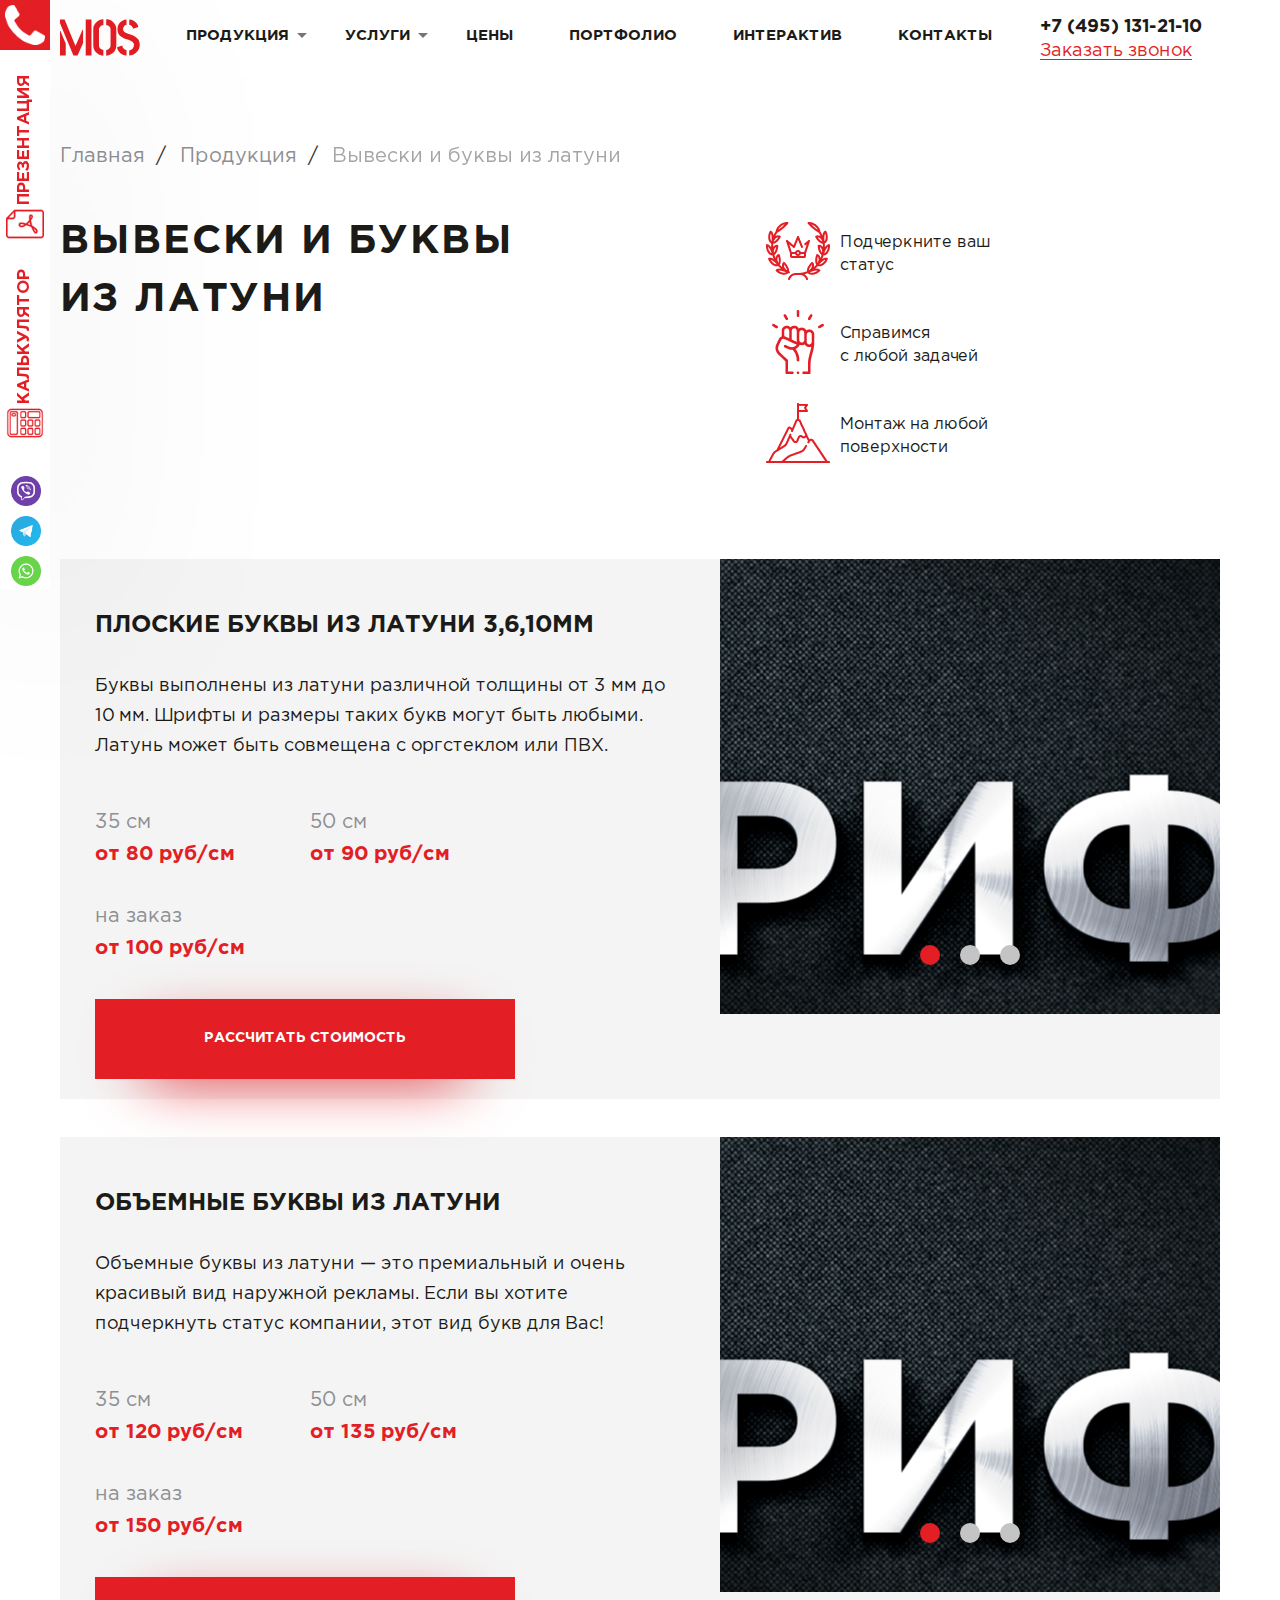
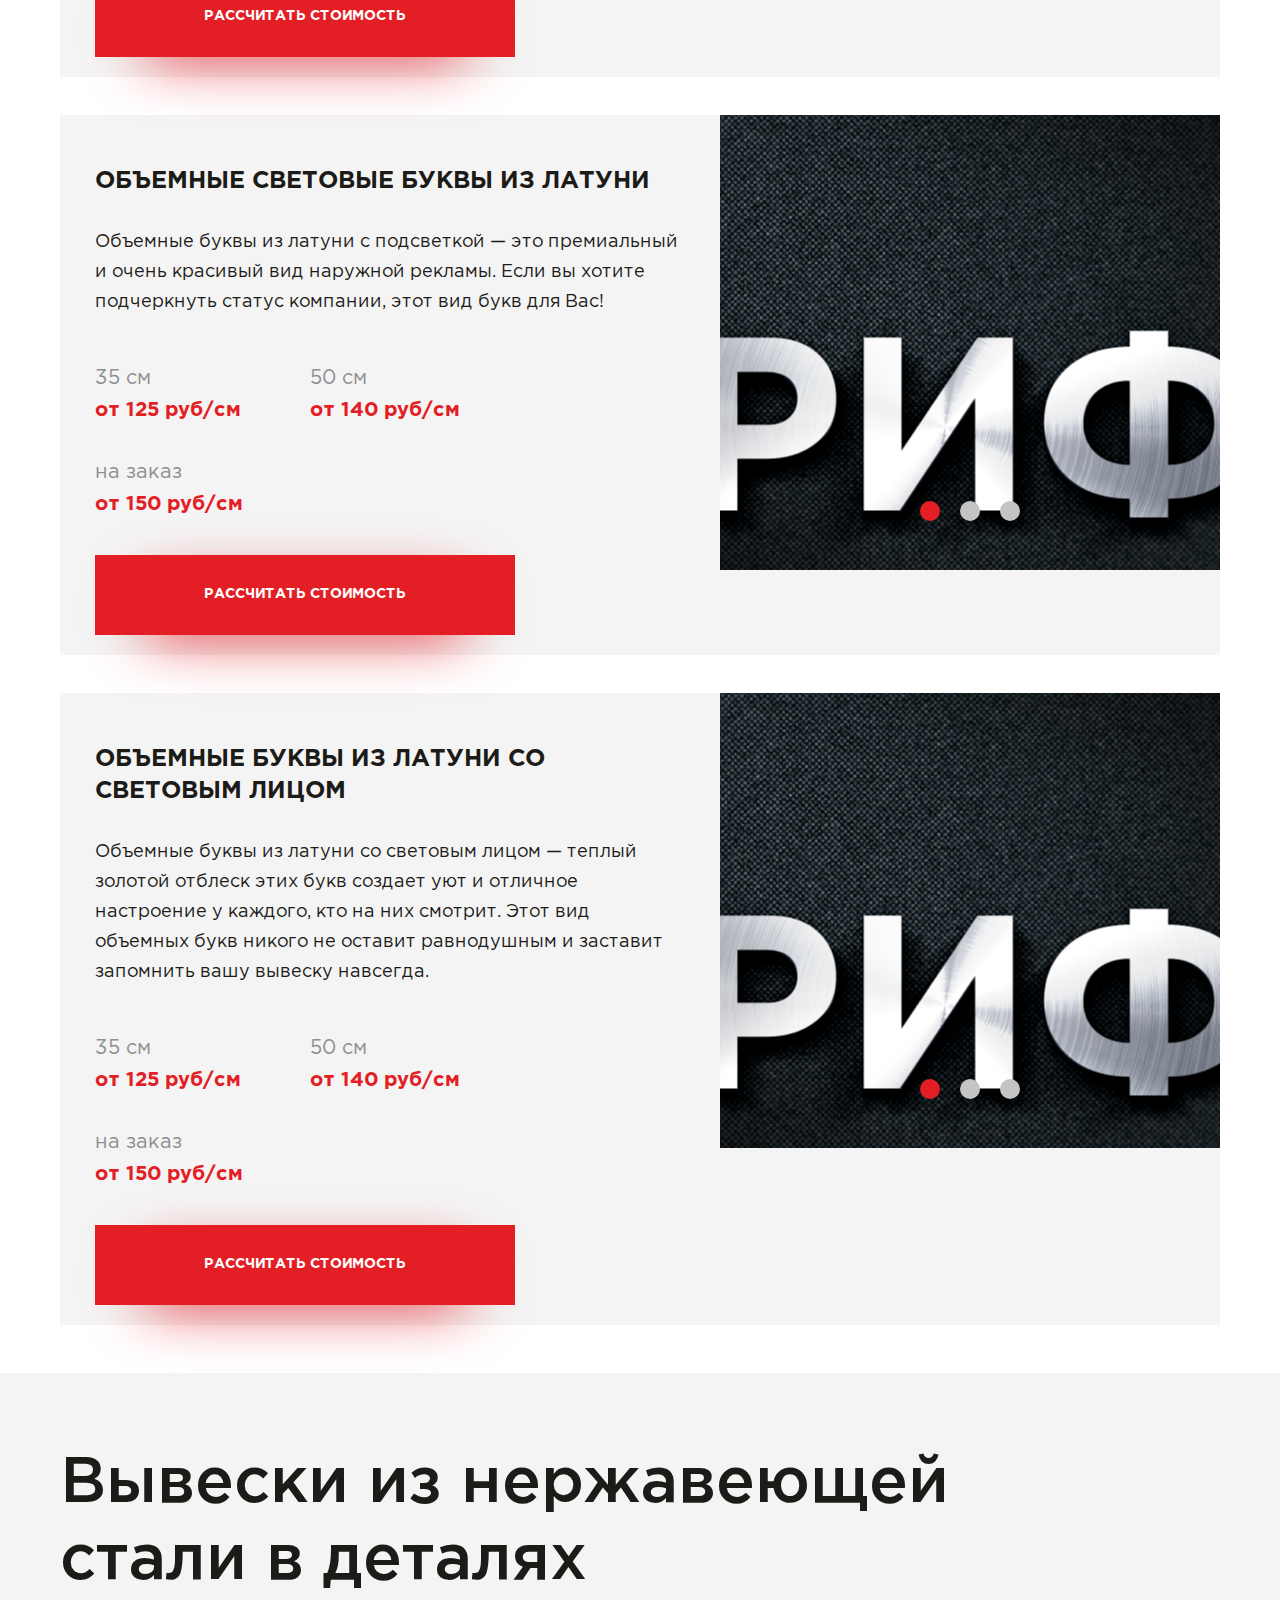
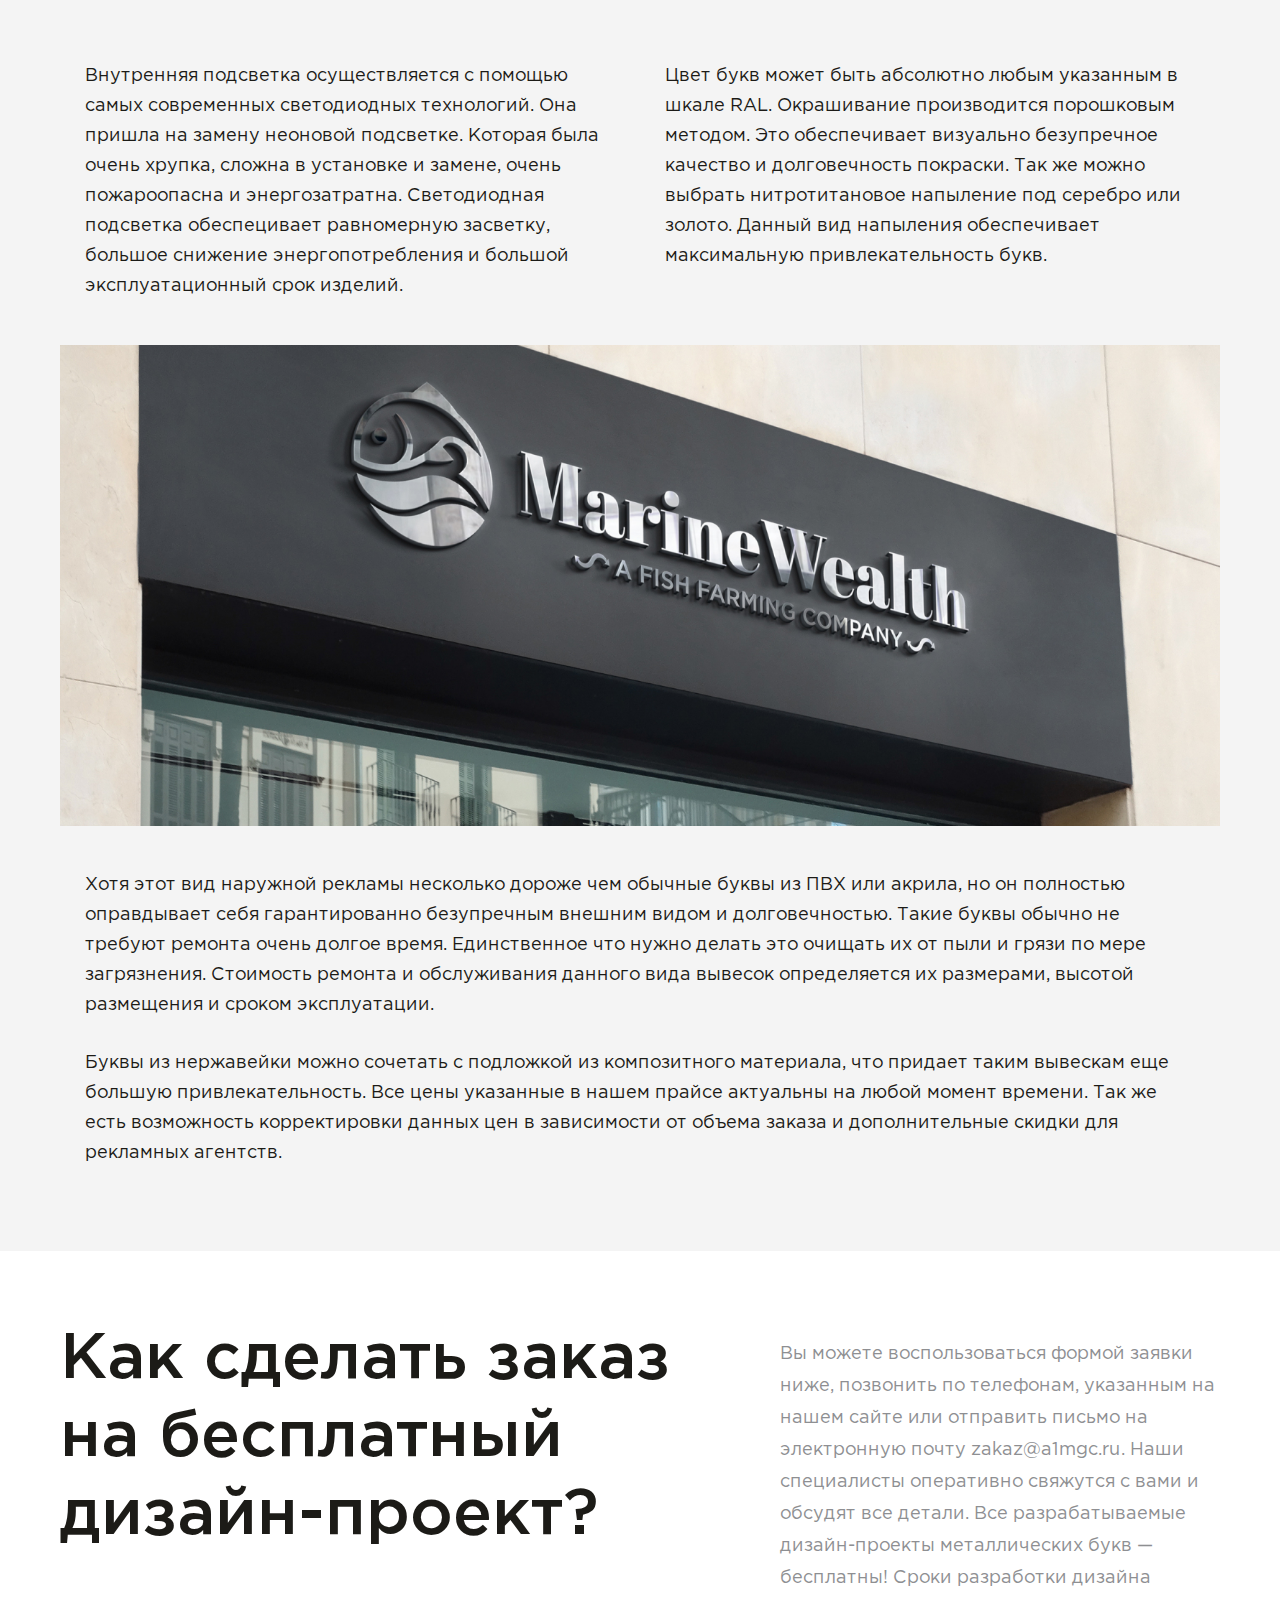
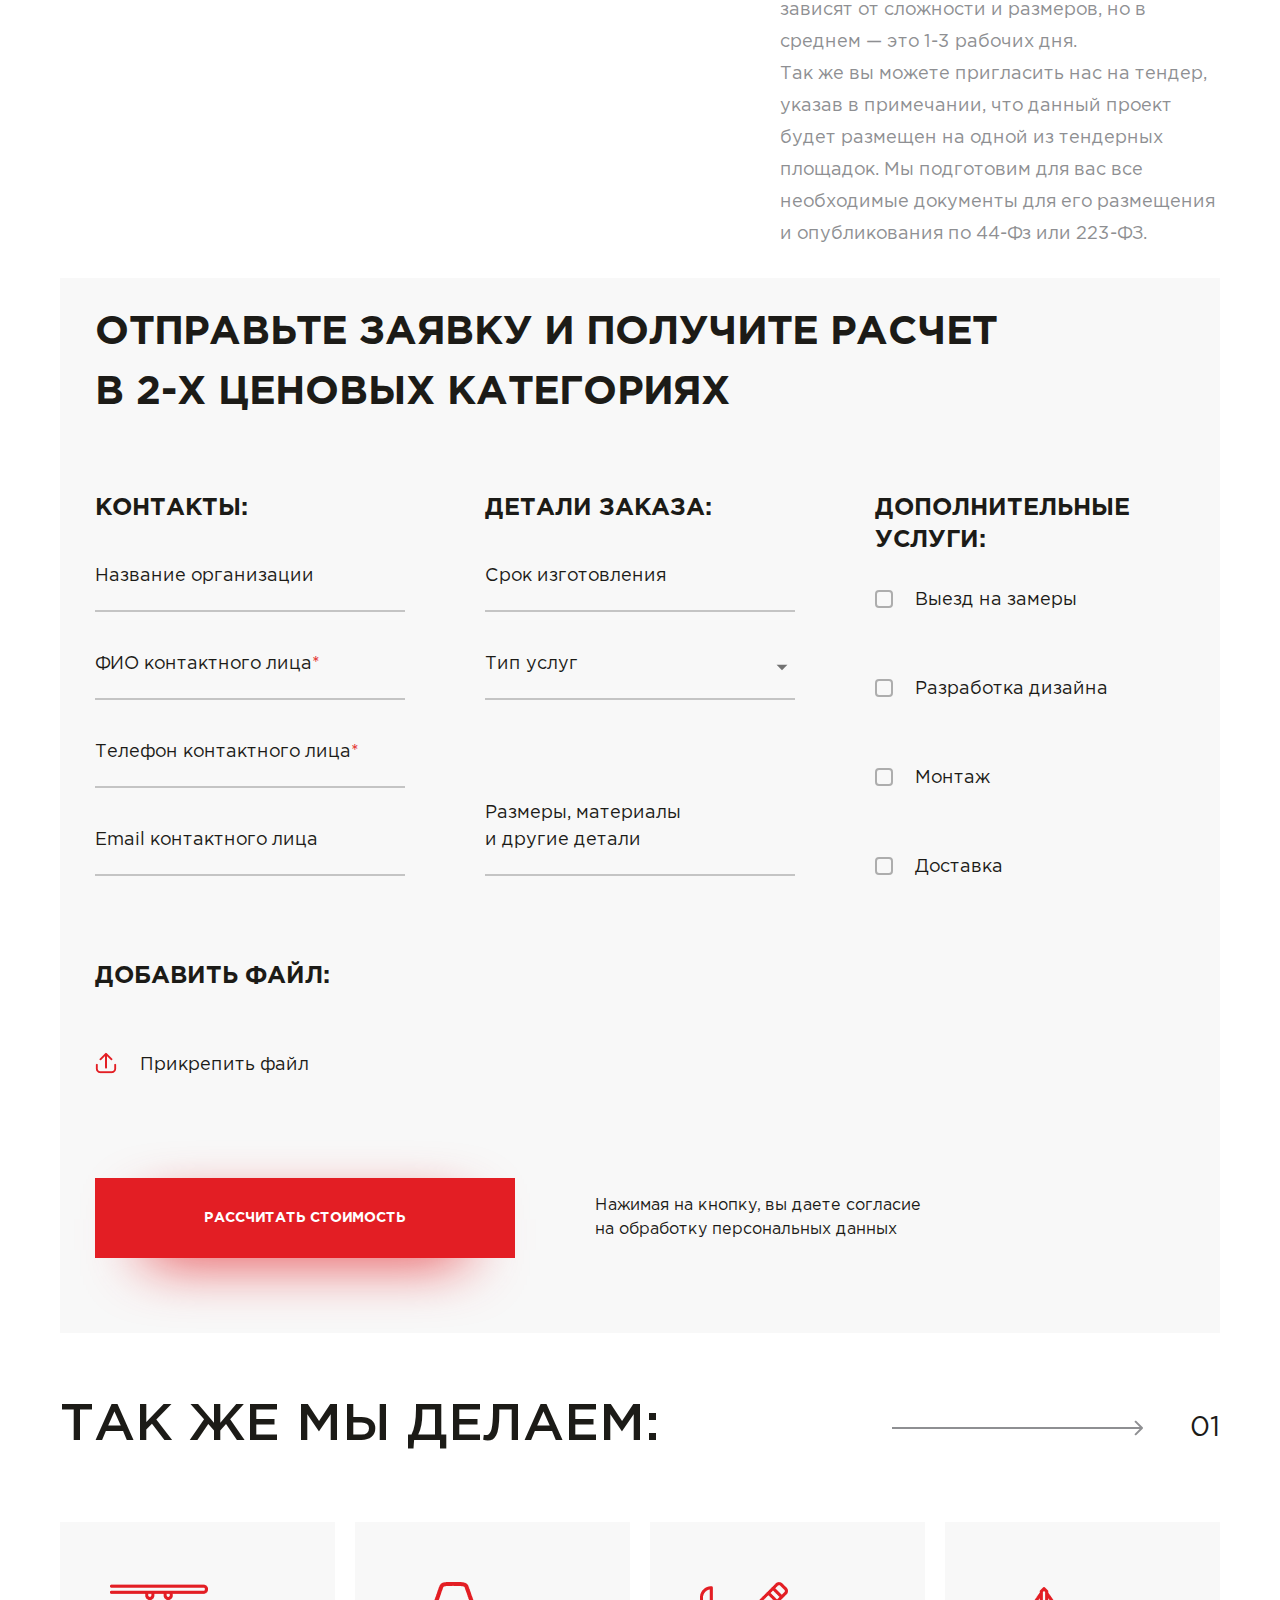
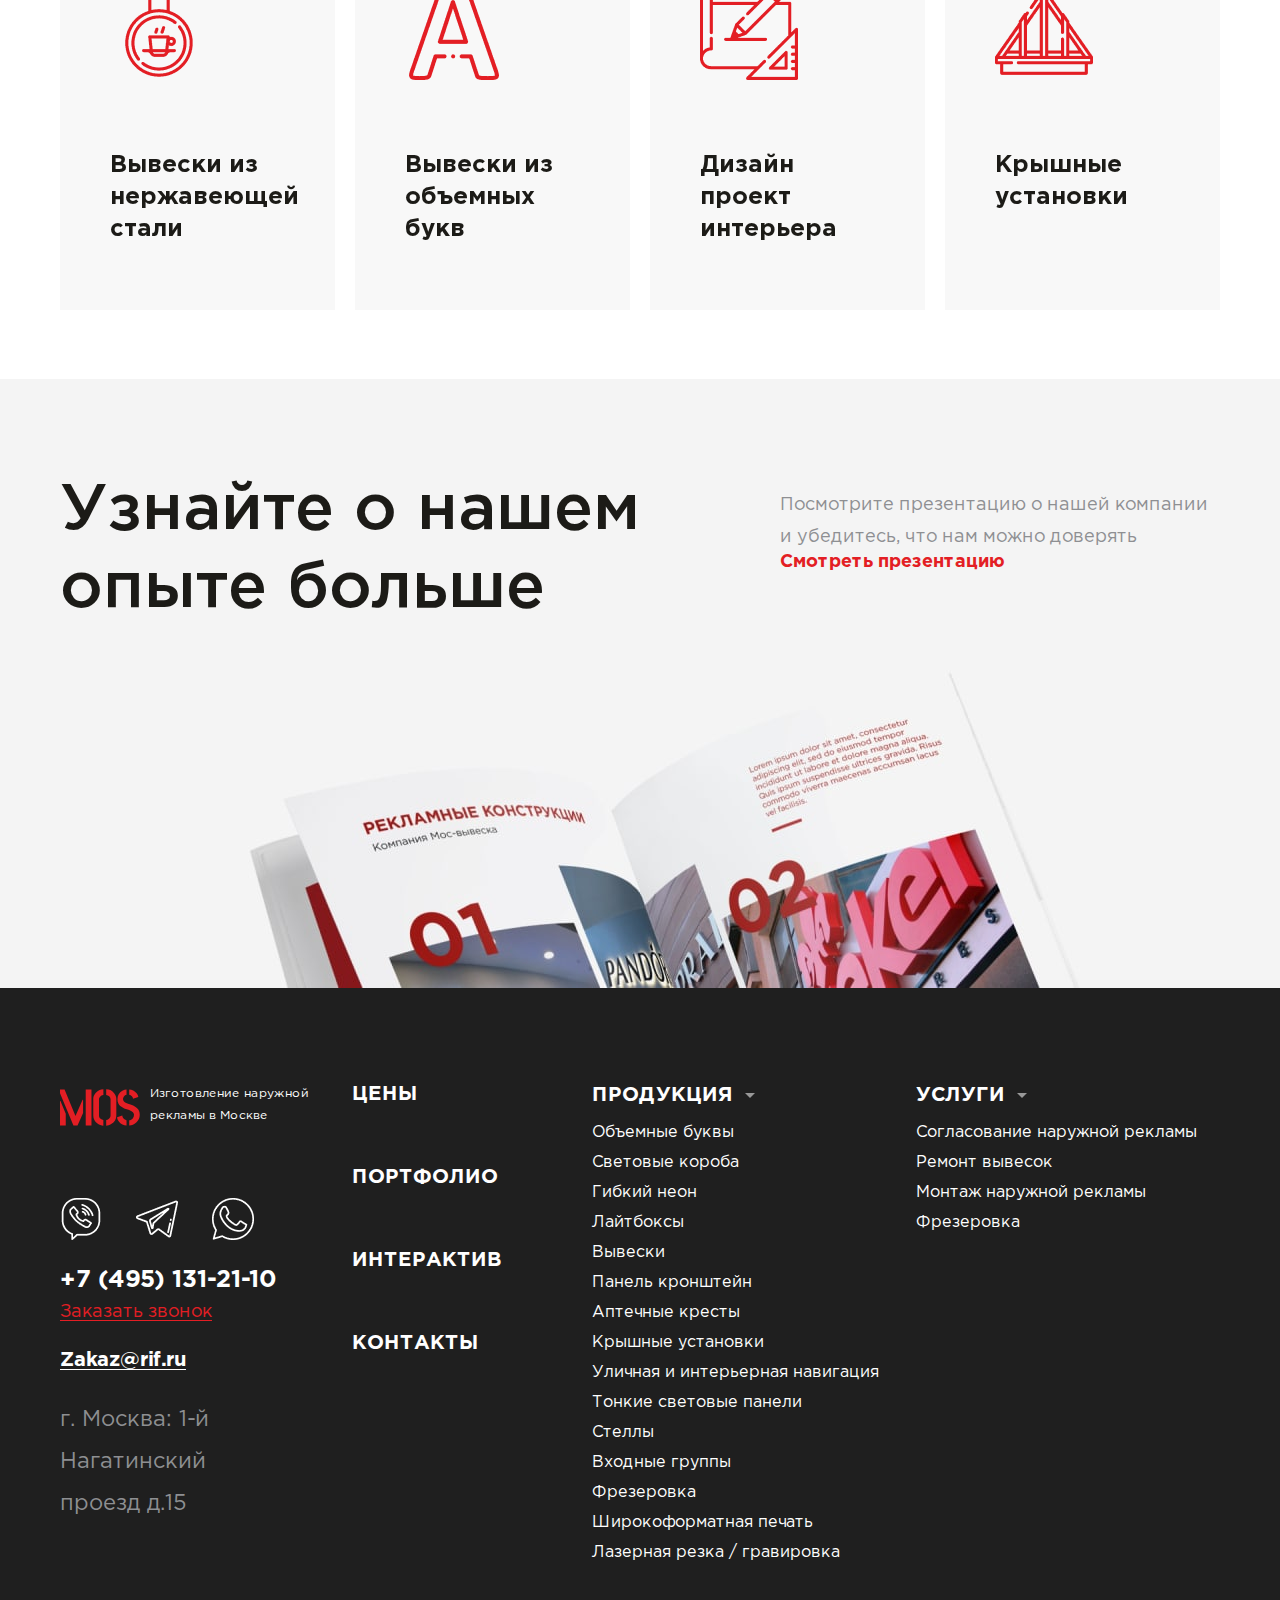
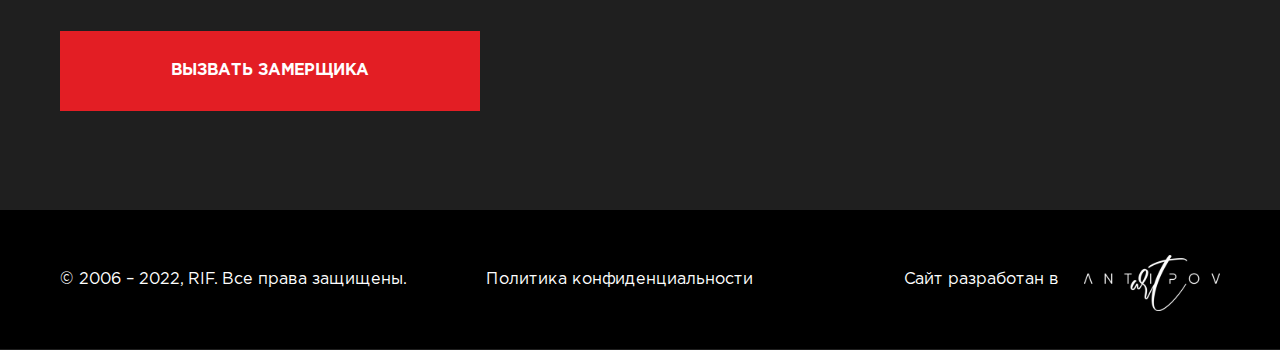
<file: product.html>
<!DOCTYPE html>

<html lang="ru">

<head>
	<meta charset="utf-8">
	<meta http-equiv="X-UA-Compatible" content="IE=edge" >
	<meta name="viewport" content="width=device-width, initial-scale=1.0">
	<meta name="description" content="">
	<link rel="stylesheet" type="text/css" href="style.css">
	<link rel="icon" type="image/png" href="favicon/favicon.ico" sizes="16x16">	
	<title>Rif</title>
</head>

<body>

	<div class="wrapper">

	<!-- Side Menu -->

	<div class="side_menu">
		<button type="button" class="callback_btn"></button>
		<div class="links_list_wrapp">
			<ul class="links_list">
				<li>
					<a href="#" class="icon_link">
						<div>
							<img src="img/calc_icon.png" alt="" />
						</div>
						<div>
							<p>Калькулятор</p>
						</div>
					</a>
				</li>
				<li>
					<a href="#" class="icon_link">
						<div>
							<img src="img/pdf_icon.png" alt="" />
						</div>
						<div>
							<p>Презентация</p>
						</div>
					</a>
				</li>
			</ul>
		</div>
		<ul class="side_soc_list">
			<li>
				<a href="#" class="side_soc"><img src="img/side_viber.png" alt="" /></a>
			</li>
			<li>
				<a href="#" class="side_soc"><img src="img/side_telegram.png" alt="" /></a>
			</li>
			<li>
				<a href="#" class="side_soc"><img src="img/side_whatsapp.png" alt="" /></a>
			</li>
		</ul>
	</div>

	<!--/Side Menu -->

	<!-- Header -->
		
	<header class="header">
		<div class="row">
			<div class="header_site">
				<div class="left">
					<a href="#" class="logo_2 header_logo">
						<div>
							<svg width="107" height="49" viewBox="0 0 107 49" fill="none" xmlns="http://www.w3.org/2000/svg">
								<path d="M0 48.4316V15.8691H0.619119L7.70469 32.8374V48.4316H0ZM0 5.28971V0.343519H6.12248L20.7063 35.7227L30.1996 14.2891H30.8876V31.7383L23.458 48.4316H17.9546L0 5.28971ZM34.396 48.4316V0.343519H42.1007V48.4316H34.396ZM44.5028 35.0357V12.4342C44.5028 10.0069 45.5346 7.5339 47.5983 5.01498C50.35 1.71737 53.8355 0.0457138 58.0547 0V7.62533C55.6699 7.67127 53.8815 8.95347 52.6891 11.4724C52.3222 12.2968 52.1387 12.9838 52.1387 13.5333V35.0357C52.1387 37.5089 53.4228 39.3407 55.991 40.5315C56.7708 40.8979 57.4356 41.081 57.9861 41.081V48.7751C55.3719 48.7751 52.7578 47.8362 50.1438 45.9586C46.429 43.2107 44.5486 39.5698 44.5028 35.0357ZM61.7695 48.7751V41.081C62.962 41.081 64.2001 40.5315 65.4843 39.4322C66.8601 38.1957 67.571 36.7302 67.6167 35.0357V13.5333C67.6167 12.1594 67.0208 10.8313 65.8283 9.54886C64.6817 8.31237 63.3288 7.67127 61.7695 7.62533V0C66.4014 0 70.1162 1.99232 72.9137 5.97675C74.519 8.26665 75.3214 10.4192 75.3214 12.4342V35.0357C75.3214 40.1192 73.0515 44.012 68.5112 46.7142C66.1263 48.0881 63.8791 48.7751 61.7695 48.7751ZM76.3479 37.5774L83.2959 35.1044C83.571 38.0812 85.199 40.1421 88.18 41.2871C88.7305 41.4702 89.0056 41.5619 89.0056 41.5619V48.6377C85.0614 48.6377 81.7137 46.9432 78.962 43.5542C77.2652 41.4016 76.3936 39.4093 76.3479 37.5774ZM76.8983 13.3959C76.8983 8.40402 79.0538 4.64861 83.3646 2.12969C85.3826 0.984623 87.2629 0.389232 89.0056 0.343519V7.55676C87.5838 7.78577 86.3456 8.61018 85.2908 10.0297C84.603 11.0374 84.259 12.1137 84.259 13.2586C84.259 15.6401 85.9788 17.5408 89.4182 18.9606C90.2438 19.281 91.528 19.7162 93.2706 20.2656C95.4721 20.9527 97.0083 21.5024 97.8798 21.9145C101.87 23.8837 104.461 26.2195 105.653 28.9215C106.341 30.5246 106.685 32.2877 106.685 34.2113C106.685 38.2416 105.126 41.7452 102.007 44.7219C99.2098 47.3324 96.0683 48.6377 92.5828 48.6377V41.5619C94.3255 41.4702 95.8848 40.646 97.2605 39.0889C98.4071 37.7148 98.9805 36.1348 98.9805 34.3486C98.9805 31.555 97.0314 29.4484 93.133 28.0286C92.3075 27.7079 91.0235 27.2958 89.2807 26.7921C87.3545 26.2424 86.0476 25.8072 85.3597 25.4868C81.5073 23.7923 79.0307 21.6169 77.9301 18.9606C77.2423 17.3575 76.8983 15.5028 76.8983 13.3959ZM92.5828 7.55676V0.343519C96.5267 0.343519 99.8289 2.03804 102.489 5.42707C103.911 7.25896 104.667 8.93062 104.759 10.4421L97.6734 12.7777C97.4898 11.4038 96.9625 10.2816 96.0912 9.4115C95.2657 8.54138 94.4859 8.01479 93.7521 7.83149L92.5828 7.55676Z" fill="#E31E24"/>
							</svg>
						</div>
						<p>Изготовление наружной<br /> рекламы в Москве</p>
					</a>
				</div>
				<div class="center">
					<div class="main_nav_wrapp" id="resp_nav">
						<ul class="main_nav">
							<li>
								<a href="#">продукция</a>
								<button type="button" class="dr_btn">
									<svg width="10" height="5" viewBox="0 0 10 5" fill="none" xmlns="http://www.w3.org/2000/svg">
										<path opacity="0.54" fill-rule="evenodd" clip-rule="evenodd" d="M0 0L5 5L10 0H0Z" fill="black"/>
									</svg>
								</button>
								<div class="sub_menu">
									<button type="button" class="close_btn"></button>
									<ul>
										<li><a href="#">Объемные буквы</a></li>
										<li><a href="#">Световые короба</a></li>
										<li><a href="#">Гибкий неон</a></li>
										<li><a href="#">Лайтбоксы</a></li>
										<li><a href="#">Вывески</a></li>
										<li><a href="#">Панель кронштейн </a></li>
										<li><a href="#">Аптечные кресты</a></li>
										<li><a href="#">Крышные установки</a></li>
										<li><a href="#">Уличная и интерьерная навигация</a></li>
										<li><a href="#">Тонкие световые панели</a></li>
										<li><a href="#">Стеллы</a></li>
										<li><a href="#">Входные группы</a></li>
										<li><a href="#">Фрезеровка</a></li>
										<li><a href="#">Широкоформатная печать</a></li>
										<li><a href="#">Лазерная резка / гравировка</a></li>
									</ul>
								</div>
							</li>
							<li>
								<a href="#">услуги</a>
								<button type="button" class="dr_btn">
									<svg width="10" height="5" viewBox="0 0 10 5" fill="none" xmlns="http://www.w3.org/2000/svg">
										<path opacity="0.54" fill-rule="evenodd" clip-rule="evenodd" d="M0 0L5 5L10 0H0Z" fill="black"/>
									</svg>
								</button>
								<div class="sub_menu">
									<button type="button" class="close_btn"></button>
									<ul>
										<li><a href="#">Согласование наружной рекламы</a></li>
										<li><a href="#">Ремонт вывесок</a></li>
										<li><a href="#">Монтаж наружной рекламы</a></li>
										<li><a href="#">Фрезеровка</a></li>
									</ul>
								</div>
							</li>
							<li><a href="#">цены</a></li>
							<li><a href="#">портфолио</a></li>
							<li><a href="#">Интерактив</a></li>
							<li><a href="#">контакты</a></li>
						</ul>
					</div>
				</div>
				<div class="right">
					<div class="header_contacts">
						<div>
							<a class="tel_link_main" href="tel:+74951312110">+7 (495) 131-21-10</a>
						</div>
						<div>
							<a href="#" class="red_link">Заказать звонок</a>
						</div>
					</div>
					<button class="respmenubtn">
						<span></span>
						<span></span>
						<span></span>
					</button>
				</div>
			</div>
		</div>
	</header>

	<!-- /Header -->

	<!-- Content -->
	<div class="content">
	<!-- Section 1 - Product -->
	<section>
		<div class="row">
			<ul class="breadcrumbs">
				<li><a href="#">Главная</a></li>
				<li><a href="#">Продукция</a></li>
				<li><a href="#">Вывески и буквы из латуни</a></li>
			</ul>
			<div class="two_cols two_cols_2">
				<div class="left_col">
					<div class="main_title main_title_2">
						<h1>ВЫВЕСКИ И БУКВЫ<br /> ИЗ ЛАТУНИ</h1>
					</div>
				</div>
				<div class="right_col">
					<div class="thumbs_1_wrapp thumbs_1_wrapp_2">
						<div class="thumb_1">
							<div class="icon_box">
								<img src="img/thumb_1_04.png" alt="" />
							</div>
							<p>Подчеркните ваш<br /> статус</p>
						</div>
						<div class="thumb_1">
							<div class="icon_box">
								<img src="img/thumb_1_05.png" alt="" />
							</div>
							<p>Справимся<br /> с любой задачей</p>
						</div>
						<div class="thumb_1">
							<div class="icon_box">
								<img src="img/thumb_1_03.png" alt="" />
							</div>
							<p>Монтаж на любой<br /> поверхности</p>
						</div>
					</div>
				</div>
			</div>
		</div>
	</section>
	<!-- /Section 1 - Product -->

	<!-- Section 2 - Product -->
	<section>
		<div class="row">
			<div class="items">
				<div class="item">
					<div>
						<h3>ПЛОСКИЕ БУКВЫ ИЗ ЛАТУНИ 3,6,10ММ</h3>
						<p>Буквы выполнены из латуни различной толщины от 3 мм до 10 мм. Шрифты и размеры таких букв могут быть любыми. Латунь может быть совмещена с оргстеклом или ПВХ.</p>
						<div class="prices_thumbs">
							<div class="price_thumb">
								<p>35 см</p>
								<p class="red_price">от 80 руб/см</p>
							</div>
							<div class="price_thumb">
								<p>50 см</p>
								<p class="red_price">от 90 руб/см</p>
							</div>
							<div class="price_thumb">
								<p>на заказ</p>
								<p class="red_price">от 100 руб/см</p>
							</div>
						</div>
						<div class="button_wrapp button_wrapp_2">
							<a href="#" class="red_pill_2">Рассчитать стоимость</a>
						</div>
					</div>
					<div>
						<div class="item_slider">
							<div>
								<div class="slide">
									<img src="img/rif.jpg" alt="rif" />
								</div>
							</div>
							<div>
								<div class="slide">
									<img src="img/rif.jpg" alt="rif" />
								</div>
							</div>
							<div>
								<div class="slide">
									<img src="img/rif.jpg" alt="rif" />
								</div>
							</div>
						</div>
					</div>
				</div>
				<div class="item">
					<div>
						<h3>ОБЪЕМНЫЕ БУКВЫ ИЗ ЛАТУНИ</h3>
						<p>Объемные буквы из латуни — это премиальный и очень красивый вид наружной рекламы. Если вы хотите подчеркнуть статус компании, этот вид букв для Вас!</p>
						<div class="prices_thumbs">
							<div class="price_thumb">
								<p>35 см</p>
								<p class="red_price">от 120 руб/см</p>
							</div>
							<div class="price_thumb">
								<p>50 см</p>
								<p class="red_price">от 135 руб/см</p>
							</div>
							<div class="price_thumb">
								<p>на заказ</p>
								<p class="red_price">от 150 руб/см</p>
							</div>
						</div>
						<div class="button_wrapp button_wrapp_2">
							<a href="#" class="red_pill_2">Рассчитать стоимость</a>
						</div>
					</div>
					<div>
						<div class="item_slider">
							<div>
								<div class="slide">
									<img src="img/rif.jpg" alt="rif" />
								</div>
							</div>
							<div>
								<div class="slide">
									<img src="img/rif.jpg" alt="rif" />
								</div>
							</div>
							<div>
								<div class="slide">
									<img src="img/rif.jpg" alt="rif" />
								</div>
							</div>
						</div>
					</div>
				</div>
				<div class="item">
					<div>
						<h3>ОБЪЕМНЫЕ СВЕТОВЫЕ БУКВЫ ИЗ ЛАТУНИ</h3>
						<p>Объемные буквы из латуни с подсветкой — это премиальный и очень красивый вид наружной рекламы. Если вы хотите подчеркнуть статус компании, этот вид букв для Вас!</p>
						<div class="prices_thumbs">
							<div class="price_thumb">
								<p>35 см</p>
								<p class="red_price">от 125 руб/см</p>
							</div>
							<div class="price_thumb">
								<p>50 см</p>
								<p class="red_price">от 140 руб/см</p>
							</div>
							<div class="price_thumb">
								<p>на заказ</p>
								<p class="red_price">от 150 руб/см</p>
							</div>
						</div>
						<div class="button_wrapp button_wrapp_2">
							<a href="#" class="red_pill_2">Рассчитать стоимость</a>
						</div>
					</div>
					<div>
						<div class="item_slider">
							<div>
								<div class="slide">
									<img src="img/rif.jpg" alt="rif" />
								</div>
							</div>
							<div>
								<div class="slide">
									<img src="img/rif.jpg" alt="rif" />
								</div>
							</div>
							<div>
								<div class="slide">
									<img src="img/rif.jpg" alt="rif" />
								</div>
							</div>
						</div>
					</div>
				</div>
				<div class="item">
					<div>
						<div class="item_descript">
							<h3>ОБЪЕМНЫЕ БУКВЫ ИЗ ЛАТУНИ СО СВЕТОВЫМ ЛИЦОМ</h3>
							<p>Объемные буквы из латуни со световым лицом — теплый золотой отблеск этих букв создает уют и отличное настроение у каждого, кто на них смотрит. Этот вид объемных букв никого не оставит равнодушным и заставит запомнить вашу вывеску навсегда.</p>
						</div>
						<div class="prices_thumbs">
							<div class="price_thumb">
								<p>35 см</p>
								<p class="red_price">от 125 руб/см</p>
							</div>
							<div class="price_thumb">
								<p>50 см</p>
								<p class="red_price">от 140 руб/см</p>
							</div>
							<div class="price_thumb">
								<p>на заказ</p>
								<p class="red_price">от 150 руб/см</p>
							</div>
						</div>
						<div class="button_wrapp button_wrapp_2">
							<a href="#" class="red_pill_2">Рассчитать стоимость</a>
						</div>
					</div>
					<div>
						<div class="item_slider">
							<div>
								<div class="slide">
									<img src="img/rif.jpg" alt="rif" />
								</div>
							</div>
							<div>
								<div class="slide">
									<img src="img/rif.jpg" alt="rif" />
								</div>
							</div>
							<div>
								<div class="slide">
									<img src="img/rif.jpg" alt="rif" />
								</div>
							</div>
						</div>
					</div>
				</div>
			</div>
		</div>
	</section>
	<!-- /Section 2 - Product -->

	<!-- Section 3 - Product -->

	<section class="sect_3_product grey_bg">
		<div class="row">
			<div class="h2_wrapp_2">
				<h2>Вывески из нержавеющей<br /> стали в деталях</h2>
			</div>
			<div class="article">
				<div class="article_two_cols">
					<div>
						<p>Внутренняя подсветка осуществляется с помощью самых современных светодиодных технологий. Она пришла на замену неоновой подсветке. Которая была очень хрупка, сложна в установке и замене, очень пожароопасна и энергозатратна. Светодиодная подсветка обеспецивает равномерную засветку, большое снижение энергопотребления и большой эксплуатационный срок изделий.</p>
					</div>
					<div>
						<p>Цвет букв может быть абсолютно любым указанным в шкале RAL. Окрашивание производится порошковым методом. Это обеспечивает визуально безупречное качество и долговечность покраски. Так же можно выбрать нитротитановое напыление под серебро или золото. Данный вид напыления обеспечивает максимальную привлекательность букв.</p>
					</div>
				</div>
				<img src="img/product.jpg" alt="" />
				<div class="article_text">
					<p>Хотя этот вид наружной рекламы несколько дороже чем обычные буквы из ПВХ или акрила, но он полностью оправдывает себя гарантированно безупречным внешним видом и долговечностью. Такие буквы обычно не требуют ремонта очень долгое время. Единственное что нужно делать это очищать их от пыли и грязи по мере загрязнения. Стоимость ремонта и обслуживания данного вида вывесок определяется их размерами, высотой размещения и сроком эксплуатации.</p>
					<p>Буквы из нержавейки можно сочетать с подложкой из композитного материала, что придает таким вывескам еще большую привлекательность. Все цены указанные в нашем прайсе актуальны на любой момент времени. Так же есть возможность корректировки данных цен в зависимости от объема заказа и дополнительные скидки для рекламных агентств.</p>
				</div>
			</div>
		</div>
	</section>

	<!-- /Section 3 - Product -->

	<!-- Section 4 - Product -->

	<section>
		<div class="row">
			<div class="two_cols_title two_cols_title_3">
				<div class="left_col">
					<div class="inner">
						<h2>Как сделать заказ на бесплатный дизайн-проект?</h2>
					</div>
				</div>
				<div class="right_col">
					<p>Вы можете воспользоваться формой заявки ниже, позвонить по телефонам, указанным на нашем сайте или отправить письмо на электронную почту zakaz@a1mgc.ru. Наши специалисты оперативно свяжутся с вами и обсудят все детали. Все разрабатываемые дизайн-проекты металлических букв — бесплатны! Сроки разработки дизайна зависят от сложности и размеров, но в среднем — это 1-3 рабочих дня.</p>
					<p>Так же вы можете пригласить нас на тендер, указав в примечании, что данный проект будет размещен на одной из тендерных площадок. Мы подготовим для вас все необходимые документы для его размещения и опубликования по 44-Фз или 223-ФЗ.</p>
				</div>
			</div>
			<div class="callback_form_wrapp">
				<div class="callback_form_title">
					<h2>ОТПРАВЬТЕ ЗАЯВКУ И ПОЛУЧИТЕ РАСЧЕТ<br /> В 2-Х ЦЕНОВЫХ КАТЕГОРИЯХ</h2>
				</div>
				<form>
					<div class="callback_form_templ">
						<div>
							<div class="h3_wrapp">
								<h3>КОНТАКТЫ:</h3>
							</div>
							<div class="input_wrapp">
								<div class="placeholder">Название организации</div>
								<input type="text" name="#" />
							</div>
							<div class="input_wrapp">
								<div class="placeholder">ФИО контактного лица<span class="req_star">*</span></div>
								<input type="text" name="#" />
							</div>
							<div class="input_wrapp">
								<div class="placeholder">Телефон контактного лица<span class="req_star">*</span></div>
								<input type="text" name="#" />
							</div>
							<div class="input_wrapp">
								<div class="placeholder">Email контактного лица</div>
								<input type="text" name="#" />
							</div>
						</div>
						<div>
							<div class="h3_wrapp">
								<h3>ДЕТАЛИ ЗАКАЗА:</h3>
							</div>
							<div class="input_wrapp">
								<div class="placeholder">Срок изготовления</div>
								<input type="text" name="#" />
							</div>
							<div class="input_wrapp select_wrapp">
								<div class="placeholder">Тип услуг</div>
								<select>
									<option value="" disabled selected></option>
									<option value="">Опция 1</option>
									<option value="">Опция 2</option>
									<option value="">Опция 3</option>
									<option value="">Опция 4</option>
								</select>
							</div>
							<div class="input_wrapp textarea_wrapp">
								<div class="placeholder">Размеры, материалы<br /> и другие детали</div>
								<textarea></textarea>
							</div>
						</div>
						<div>
							<div class="h3_wrapp">
								<h3>ДОПОЛНИТЕЛЬНЫЕ УСЛУГИ:</h3>
							</div>
							<div class="checkbox">
								<label for="ch_1"><input type="checkbox" id="ch_1" /><span></span>Выезд на замеры</label>
							</div>
							<div class="checkbox">
								<label for="ch_2"><input type="checkbox" id="ch_2" /><span></span>Разработка дизайна</label>
							</div>
							<div class="checkbox">
								<label for="ch_3"><input type="checkbox" id="ch_3" /><span></span>Монтаж</label>
							</div>
							<div class="checkbox">
								<label for="ch_4"><input type="checkbox" id="ch_4" /><span></span>Доставка</label>
							</div>
						</div>
						<div>
							<div class="h3_wrapp">
								<h3>ДОБАВИТЬ ФАЙЛ:</h3>
							</div>
							<div class="file_input">
								<label for="file" class="file_label">
									<input id="file" type="file" name="file" />
									<span>Прикрепить файл</span>
								</label>
							</div>
						</div>						
					</div>
					<div class="submit_wrapp">
						<div>
							<div class="button_wrapp button_wrapp_2">
								<button type="submit" class="red_pill_2">Рассчитать стоимость</button>
							</div>
						</div>
						<div>
							<p>Нажимая на кнопку, вы даете согласие<br /> на обработку персональных данных</p>
						</div>
					</div>
				</form>
			</div>
		</div>
	</section>

	<!-- /Section 4 - Product -->

	<!-- Section 5 - Product -->

	<section>
		<div class="row">
			<div class="h2_two_cols">
				<div>
					<h2>Так же мы делаем:</h2>
				</div>
				<div>
					<div class="slide_num">
						<svg class="arrow" width="251" height="16" viewBox="0 0 251 16" fill="none" xmlns="http://www.w3.org/2000/svg">
							<path d="M250.707 8.70711C251.098 8.31658 251.098 7.68342 250.707 7.29289L244.343 0.928932C243.953 0.538408 243.319 0.538408 242.929 0.928932C242.538 1.31946 242.538 1.95262 242.929 2.34315L248.586 8L242.929 13.6569C242.538 14.0474 242.538 14.6805 242.929 15.0711C243.319 15.4616 243.953 15.4616 244.343 15.0711L250.707 8.70711ZM0 9H125V7H0V9ZM125 9H250V7H125V9Z" fill="#8E8F92"/>
						</svg>
						<p class="slide_num_val products_slide_num">02</p>
					</div>
				</div>
			</div>

			<div class="products_slider">
				<div>
					<div class="slide">
						<div class="product_thumb" data-slide-index = "1">
							<div class="product_icon">
								<img src="img/product_01.png" alt="" />
							</div>
							<div class="product_thumb_descript">
								<p>Вывески из<br /> нержавеющей<br /> стали</p>
							</div>
						</div>
					</div>
				</div>
				<div>
					<div class="slide">
						<div class="product_thumb" data-slide-index = "2">
							<div class="product_icon">
								<img src="img/product_02.png" alt="" />
							</div>
							<div class="product_thumb_descript">
								<p>Вывески из<br /> объемных<br /> букв</p>
							</div>
						</div>
					</div>
				</div>
				<div>
					<div class="slide">
						<div class="product_thumb" data-slide-index = "3">
							<div class="product_icon">
								<img src="img/product_03.png" alt="" />
							</div>
							<div class="product_thumb_descript">
								<p>Дизайн проект<br /> интерьера</p>
							</div>
						</div>
					</div>
				</div>
				<div>
					<div class="slide">
						<div class="product_thumb" data-slide-index = "4">
							<div class="product_icon">
								<img src="img/product_04.png" alt="" />
							</div>
							<div class="product_thumb_descript">
								<p>Крышные<br /> установки</p>
							</div>
						</div>
					</div>
				</div>
				<div>
					<div class="slide">
						<div class="product_thumb" data-slide-index = "5">
							<div class="product_icon">
								<img src="img/product_01.png" alt="" />
							</div>
							<div class="product_thumb_descript">
								<p>Вывески из<br /> нержавеющей<br /> стали</p>
							</div>
						</div>
					</div>
				</div>
				<div>
					<div class="slide">
						<div class="product_thumb" data-slide-index = "6">
							<div class="product_icon">
								<img src="img/product_02.png" alt="" />
							</div>
							<div class="product_thumb_descript">
								<p>Вывески из<br /> объемных<br /> букв</p>
							</div>
						</div>
					</div>
				</div>
				<div>
					<div class="slide">
						<div class="product_thumb" data-slide-index = "7">
							<div class="product_icon">
								<img src="img/product_03.png" alt="" />
							</div>
							<div class="product_thumb_descript">
								<p>Дизайн проект<br /> интерьера</p>
							</div>
						</div>
					</div>
				</div>
				<div>
					<div class="slide">
						<div class="product_thumb" data-slide-index = "8">
							<div class="product_icon">
								<img src="img/product_04.png" alt="" />
							</div>
							<div class="product_thumb_descript">
								<p>Крышные<br /> установки</p>
							</div>
						</div>
					</div>
				</div>
			</div>

		</div>
	</section>

	<!-- /Section 5 - Product -->

	<!-- Section 3 - Service -->
	<section class="sect_2 grey_bg book_sect">
		<div class="row">
			<div class="two_cols_title two_cols_title_2">
				<div class="left_col">
					<h2>Узнайте о нашем опыте больше</h2>
				</div>
				<div class="right_col">
					<p>Посмотрите презентацию о нашей компании и убедитесь, что нам можно доверять</p>
					<div class="red_link_wrapp">
						<a href="#" class="red_link_2">Смотреть презентацию</a>
					</div>
				</div>
			</div>
			<!-- <img class="book" src="img/book_bg.jpg" alt="" /> -->
		</div>
	</section>
	<!-- /Section 3 - Service -->

	</div>
	<!-- /Content -->

	<!-- Footer -->

		<footer class="footer_section">
			<div class="row">
				<div class="footer_two_cols">
					<div class="left_col">
						<div class="two_cols_inner">
							<div class="left_col">
								<div class="logo_wrapp">
									<a href="#" class="logo_2 footer_logo">
										<div>
											<svg width="107" height="49" viewBox="0 0 107 49" fill="none" xmlns="http://www.w3.org/2000/svg">
												<path d="M0 48.4316V15.8691H0.619119L7.70469 32.8374V48.4316H0ZM0 5.28971V0.343519H6.12248L20.7063 35.7227L30.1996 14.2891H30.8876V31.7383L23.458 48.4316H17.9546L0 5.28971ZM34.396 48.4316V0.343519H42.1007V48.4316H34.396ZM44.5028 35.0357V12.4342C44.5028 10.0069 45.5346 7.5339 47.5983 5.01498C50.35 1.71737 53.8355 0.0457138 58.0547 0V7.62533C55.6699 7.67127 53.8815 8.95347 52.6891 11.4724C52.3222 12.2968 52.1387 12.9838 52.1387 13.5333V35.0357C52.1387 37.5089 53.4228 39.3407 55.991 40.5315C56.7708 40.8979 57.4356 41.081 57.9861 41.081V48.7751C55.3719 48.7751 52.7578 47.8362 50.1438 45.9586C46.429 43.2107 44.5486 39.5698 44.5028 35.0357ZM61.7695 48.7751V41.081C62.962 41.081 64.2001 40.5315 65.4843 39.4322C66.8601 38.1957 67.571 36.7302 67.6167 35.0357V13.5333C67.6167 12.1594 67.0208 10.8313 65.8283 9.54886C64.6817 8.31237 63.3288 7.67127 61.7695 7.62533V0C66.4014 0 70.1162 1.99232 72.9137 5.97675C74.519 8.26665 75.3214 10.4192 75.3214 12.4342V35.0357C75.3214 40.1192 73.0515 44.012 68.5112 46.7142C66.1263 48.0881 63.8791 48.7751 61.7695 48.7751ZM76.3479 37.5774L83.2959 35.1044C83.571 38.0812 85.199 40.1421 88.18 41.2871C88.7305 41.4702 89.0056 41.5619 89.0056 41.5619V48.6377C85.0614 48.6377 81.7137 46.9432 78.962 43.5542C77.2652 41.4016 76.3936 39.4093 76.3479 37.5774ZM76.8983 13.3959C76.8983 8.40402 79.0538 4.64861 83.3646 2.12969C85.3826 0.984623 87.2629 0.389232 89.0056 0.343519V7.55676C87.5838 7.78577 86.3456 8.61018 85.2908 10.0297C84.603 11.0374 84.259 12.1137 84.259 13.2586C84.259 15.6401 85.9788 17.5408 89.4182 18.9606C90.2438 19.281 91.528 19.7162 93.2706 20.2656C95.4721 20.9527 97.0083 21.5024 97.8798 21.9145C101.87 23.8837 104.461 26.2195 105.653 28.9215C106.341 30.5246 106.685 32.2877 106.685 34.2113C106.685 38.2416 105.126 41.7452 102.007 44.7219C99.2098 47.3324 96.0683 48.6377 92.5828 48.6377V41.5619C94.3255 41.4702 95.8848 40.646 97.2605 39.0889C98.4071 37.7148 98.9805 36.1348 98.9805 34.3486C98.9805 31.555 97.0314 29.4484 93.133 28.0286C92.3075 27.7079 91.0235 27.2958 89.2807 26.7921C87.3545 26.2424 86.0476 25.8072 85.3597 25.4868C81.5073 23.7923 79.0307 21.6169 77.9301 18.9606C77.2423 17.3575 76.8983 15.5028 76.8983 13.3959ZM92.5828 7.55676V0.343519C96.5267 0.343519 99.8289 2.03804 102.489 5.42707C103.911 7.25896 104.667 8.93062 104.759 10.4421L97.6734 12.7777C97.4898 11.4038 96.9625 10.2816 96.0912 9.4115C95.2657 8.54138 94.4859 8.01479 93.7521 7.83149L92.5828 7.55676Z" fill="#E31E24"/>
											</svg>
										</div>
										<p>Изготовление наружной<br /> рекламы в Москве</p>
									</a>
								</div>
								<ul class="soc_list">
									<li><a href="#"><img src="img/viber_2.png" alt="" /></a></li>
									<li><a href="#"><img src="img/telegram_2.png" alt="" /></a></li>
									<li><a href="#"><img src="img/whatsapp_2.png" alt="" /></a></li>
								</ul>
								<div class="tel_wrapp">
									<div>
										<a href="tel:+74951312110" class="tel_link">+7 (495) 131-21-10</a>
									</div>
									<div>
										<a href="#" class="red_link">Заказать звонок</a>
									</div>
								</div>
								<div class="link_2_wrapp">
									<a href="mailto:Zakaz@rif.ru" class="link_2">Zakaz@rif.ru</a>
								</div>
								<div class="adress_text">
									<p>г. Москва: 1-й Нагатинский<br /> проезд д.15</p>
								</div>
							</div>
							<div class="right_col">
								<ul class="footer_nav footer_nav_columns">
									<li><a href="#">цены</a></li>
									<li><a href="#">портфолио</a></li>
									<li><a href="#">Интерактив</a></li>
									<li><a href="#">контакты</a></li>
								</ul>
							</div>
						</div>
						<div class="novisible_650">
							<div class="footer_red_pill_wrapp">
								<a href="#" class="red_pill red_pill_3">вызвать замерщика</a>
							</div>
						</div>
					</div>
					<div class="right_col">
						<ul class="footer_nav footer_nav_inline">
							<li class="active">
								<div class="dr_title_wrapp">
									<a href="#" class="dr_title">продукция</a>
									<button type="button" class="dr_btn">
										<svg width="24" height="24" viewBox="0 0 24 24" fill="none" xmlns="http://www.w3.org/2000/svg">
											<path opacity="0.54" fill-rule="evenodd" clip-rule="evenodd" d="M7 10L12 15L17 10H7Z" fill="white"/>
										</svg>
									</button>
								</div>
								<ul class="sub_menu_2 active">
									<li><a href="#">Объемные буквы</a></li>
									<li><a href="#">Световые короба</a></li>
									<li><a href="#">Гибкий неон</a></li>
									<li><a href="#">Лайтбоксы</a></li>
									<li><a href="#">Вывески</a></li>
									<li><a href="#">Панель кронштейн</a></li>
									<li><a href="#">Аптечные кресты</a></li>
									<li><a href="#">Крышные установки</a></li>
									<li><a href="#">Уличная и интерьерная навигация</a></li>
									<li><a href="#">Тонкие световые панели</a></li>
									<li><a href="#">Стеллы</a></li>
									<li><a href="#">Входные группы</a></li>
									<li><a href="#">Фрезеровка</a></li>
									<li><a href="#">Широкоформатная печать</a></li>
									<li><a href="#">Лазерная резка / гравировка</a></li>
								</ul>
							</li>
							<li class="active">
								<div class="dr_title_wrapp">
									<a href="#" class="dr_title">услуги</a>
									<button type="button" class="dr_btn">
										<svg width="24" height="24" viewBox="0 0 24 24" fill="none" xmlns="http://www.w3.org/2000/svg">
											<path opacity="0.54" fill-rule="evenodd" clip-rule="evenodd" d="M7 10L12 15L17 10H7Z" fill="white"/>
										</svg>
									</button>
								</div>
								<ul class="sub_menu_2 active">
									<li><a href="#">Согласование наружной рекламы</a></li>
									<li><a href="#">Ремонт вывесок</a></li>
									<li><a href="#">Монтаж наружной рекламы</a></li>
									<li><a href="#">Фрезеровка</a></li>
								</ul>
							</li>
						</ul>
					</div>
				</div>
				<div class="footer_red_pill_wrapp visible_650">
					<a href="#" class="red_pill red_pill_3">вызвать замерщика</a>
				</div>
			</div>
			<div class="footer_bottom">
				<div class="row">
					<div class="footer_two_cols_2">
						<div class="left_col">
							<div class="inlines_2">
								<div>
									<p>© 2006 – 2022, RIF. Все права защищены.</p>
								</div>
								<div>
									<a href="#" class="link_3">Политика конфиденциальности</a>
								</div>
							</div>
						</div>
						<div class="right_col">
							<a href="#" class="corp_logo">
								<div>
									<p>Сайт разработан в </p>
								</div>
								<div>
									<img src="img/corp.svg" alt="antipov" />
								</div>
							</a>
						</div>
					</div>
				</div>
			</div>
		</footer>

	<!-- /Footer -->

	<!-- Up Button -->
	<button type="button" class="up_btn">
		<svg width="24" height="37" viewBox="0 0 24 37" fill="none" xmlns="http://www.w3.org/2000/svg">
			<path d="M13.0607 0.93934C12.4749 0.353553 11.5251 0.353553 10.9393 0.93934L1.3934 10.4853C0.807611 11.0711 0.807611 12.0208 1.3934 12.6066C1.97918 13.1924 2.92893 13.1924 3.51472 12.6066L12 4.12132L20.4853 12.6066C21.0711 13.1924 22.0208 13.1924 22.6066 12.6066C23.1924 12.0208 23.1924 11.0711 22.6066 10.4853L13.0607 0.93934ZM13.5 37L13.5 2L10.5 2L10.5 37L13.5 37Z" fill="white"/>
		</svg>
	</button>
	<!-- /Up Button -->

	</div>

	<link rel="stylesheet" type="text/css" href="responsive.css">
	<link rel="stylesheet" type="text/css" href="slick/slick.css">
	<script src="vendors/js/jquery.js"></script>
	<script src="slick/slick.js"></script>
	<script src="js/scripts.js"></script>

</body>
</html>
</file>
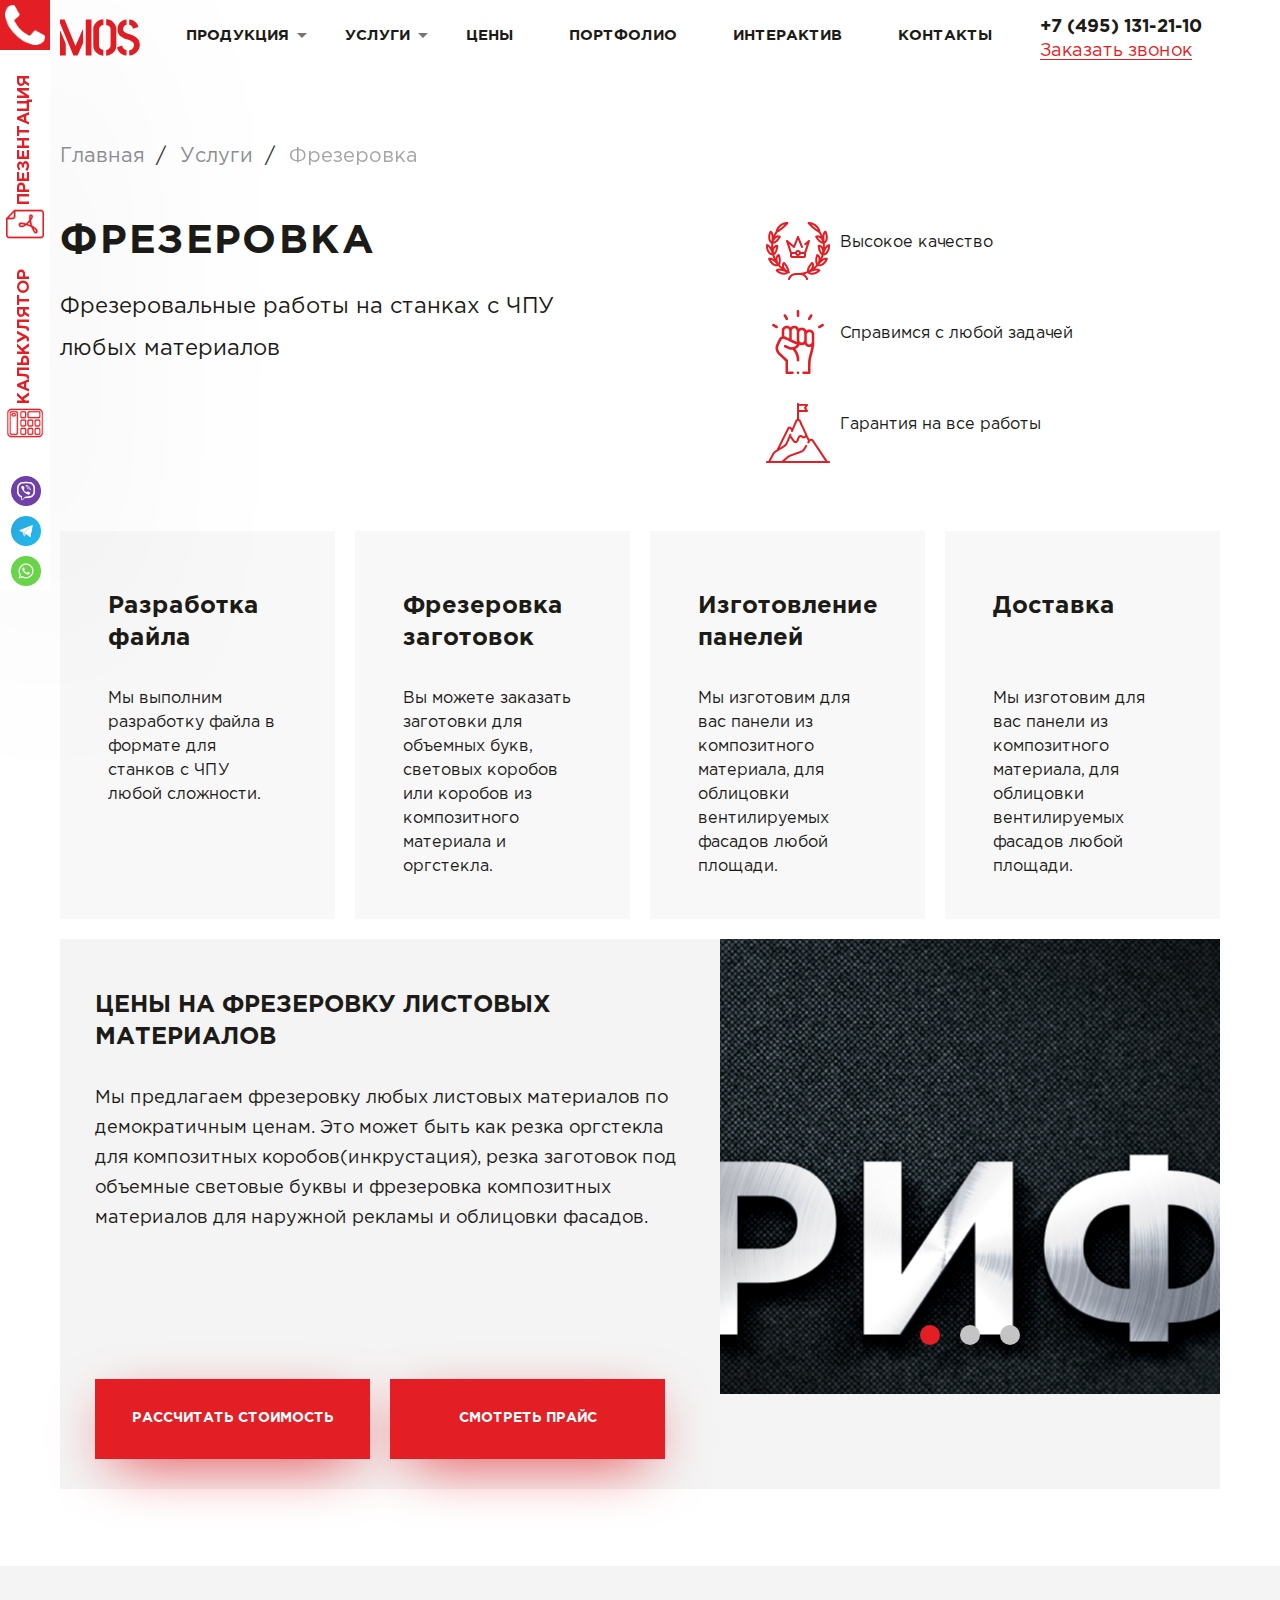
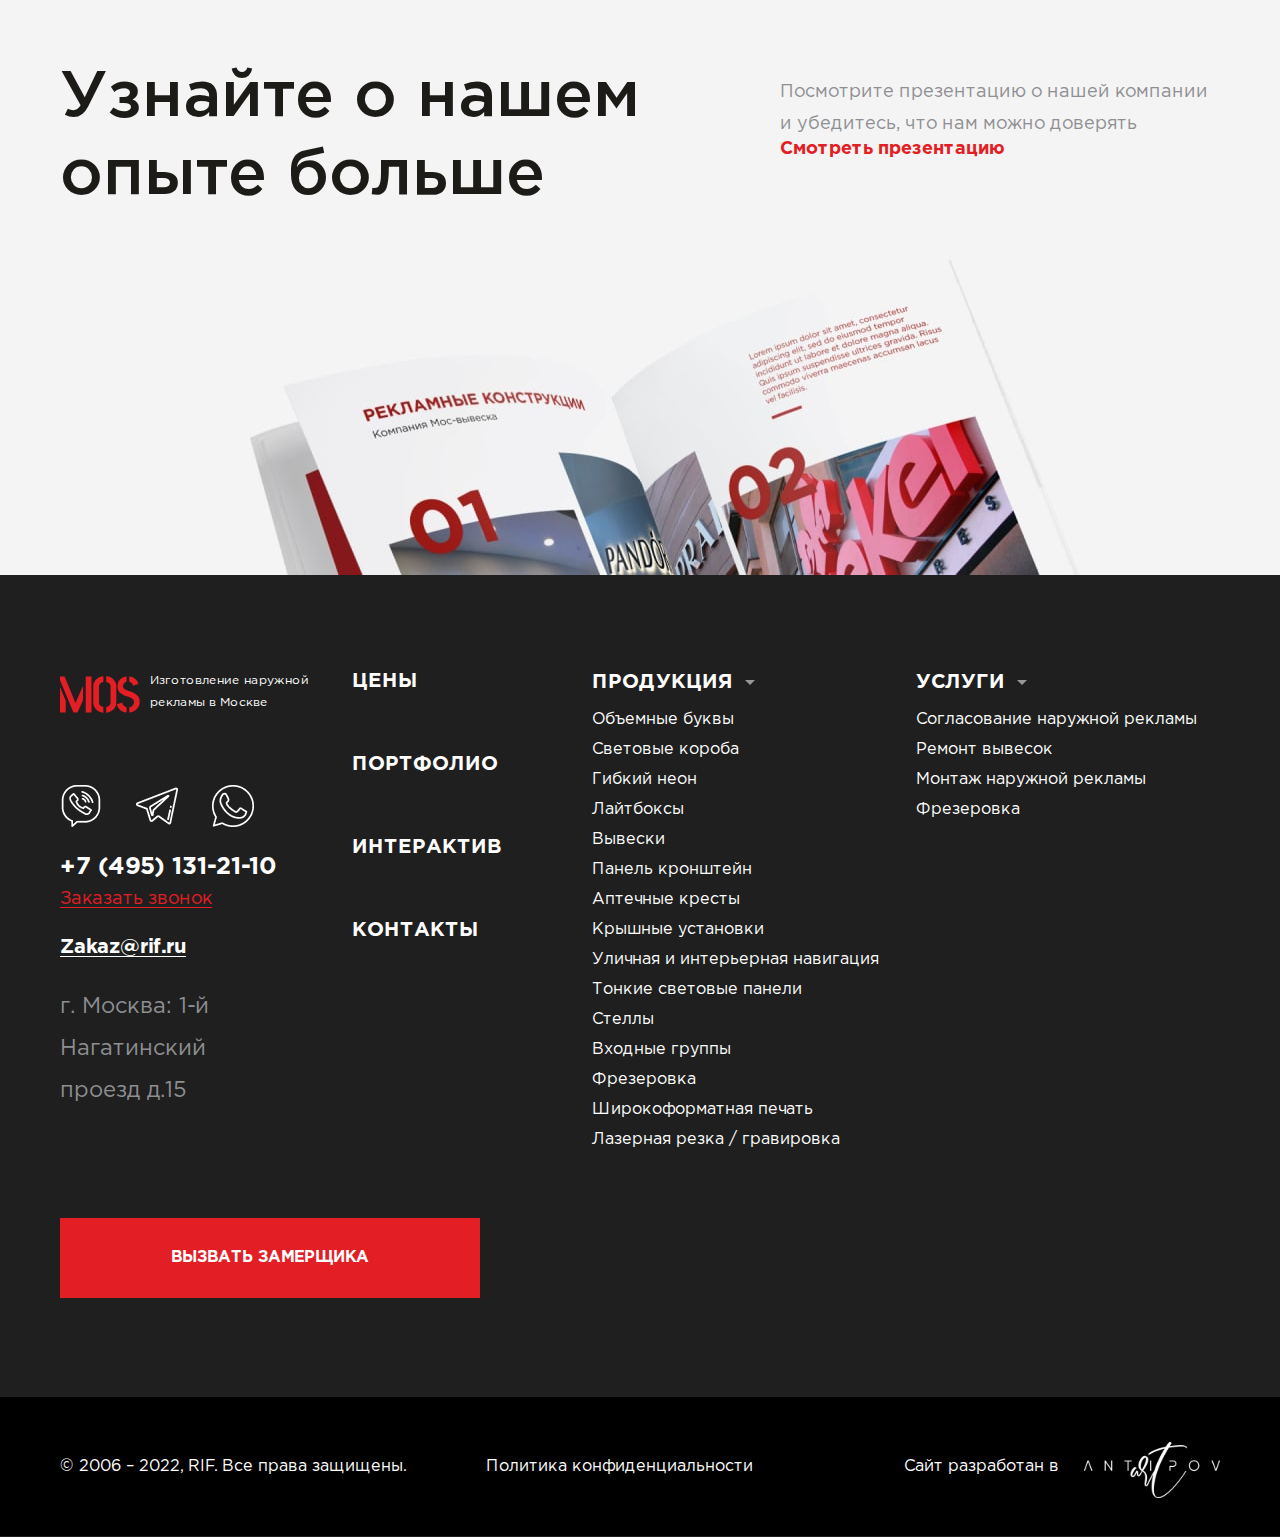
<file: service_single.html>
<!DOCTYPE html>

<html lang="ru">

<head>
	<meta charset="utf-8">
	<meta http-equiv="X-UA-Compatible" content="IE=edge" >
	<meta name="viewport" content="width=device-width, initial-scale=1.0">
	<meta name="description" content="">
	<link rel="stylesheet" type="text/css" href="style.css">
	<link rel="icon" type="image/png" href="favicon/favicon.ico" sizes="16x16">	
	<title>Rif</title>
</head>

<body>

	<div class="wrapper">

	<!-- Side Menu -->

	<div class="side_menu">
		<button type="button" class="callback_btn"></button>
		<div class="links_list_wrapp">
			<ul class="links_list">
				<li>
					<a href="#" class="icon_link">
						<div>
							<img src="img/calc_icon.png" alt="" />
						</div>
						<div>
							<p>Калькулятор</p>
						</div>
					</a>
				</li>
				<li>
					<a href="#" class="icon_link">
						<div>
							<img src="img/pdf_icon.png" alt="" />
						</div>
						<div>
							<p>Презентация</p>
						</div>
					</a>
				</li>
			</ul>
		</div>
		<ul class="side_soc_list">
			<li>
				<a href="#" class="side_soc"><img src="img/side_viber.png" alt="" /></a>
			</li>
			<li>
				<a href="#" class="side_soc"><img src="img/side_telegram.png" alt="" /></a>
			</li>
			<li>
				<a href="#" class="side_soc"><img src="img/side_whatsapp.png" alt="" /></a>
			</li>
		</ul>
	</div>

	<!--/Side Menu -->

	<!-- Header -->
		
	<header class="header">
		<div class="row">
			<div class="header_site">
				<div class="left">
					<a href="#" class="logo_2 header_logo">
						<div>
							<svg width="107" height="49" viewBox="0 0 107 49" fill="none" xmlns="http://www.w3.org/2000/svg">
								<path d="M0 48.4316V15.8691H0.619119L7.70469 32.8374V48.4316H0ZM0 5.28971V0.343519H6.12248L20.7063 35.7227L30.1996 14.2891H30.8876V31.7383L23.458 48.4316H17.9546L0 5.28971ZM34.396 48.4316V0.343519H42.1007V48.4316H34.396ZM44.5028 35.0357V12.4342C44.5028 10.0069 45.5346 7.5339 47.5983 5.01498C50.35 1.71737 53.8355 0.0457138 58.0547 0V7.62533C55.6699 7.67127 53.8815 8.95347 52.6891 11.4724C52.3222 12.2968 52.1387 12.9838 52.1387 13.5333V35.0357C52.1387 37.5089 53.4228 39.3407 55.991 40.5315C56.7708 40.8979 57.4356 41.081 57.9861 41.081V48.7751C55.3719 48.7751 52.7578 47.8362 50.1438 45.9586C46.429 43.2107 44.5486 39.5698 44.5028 35.0357ZM61.7695 48.7751V41.081C62.962 41.081 64.2001 40.5315 65.4843 39.4322C66.8601 38.1957 67.571 36.7302 67.6167 35.0357V13.5333C67.6167 12.1594 67.0208 10.8313 65.8283 9.54886C64.6817 8.31237 63.3288 7.67127 61.7695 7.62533V0C66.4014 0 70.1162 1.99232 72.9137 5.97675C74.519 8.26665 75.3214 10.4192 75.3214 12.4342V35.0357C75.3214 40.1192 73.0515 44.012 68.5112 46.7142C66.1263 48.0881 63.8791 48.7751 61.7695 48.7751ZM76.3479 37.5774L83.2959 35.1044C83.571 38.0812 85.199 40.1421 88.18 41.2871C88.7305 41.4702 89.0056 41.5619 89.0056 41.5619V48.6377C85.0614 48.6377 81.7137 46.9432 78.962 43.5542C77.2652 41.4016 76.3936 39.4093 76.3479 37.5774ZM76.8983 13.3959C76.8983 8.40402 79.0538 4.64861 83.3646 2.12969C85.3826 0.984623 87.2629 0.389232 89.0056 0.343519V7.55676C87.5838 7.78577 86.3456 8.61018 85.2908 10.0297C84.603 11.0374 84.259 12.1137 84.259 13.2586C84.259 15.6401 85.9788 17.5408 89.4182 18.9606C90.2438 19.281 91.528 19.7162 93.2706 20.2656C95.4721 20.9527 97.0083 21.5024 97.8798 21.9145C101.87 23.8837 104.461 26.2195 105.653 28.9215C106.341 30.5246 106.685 32.2877 106.685 34.2113C106.685 38.2416 105.126 41.7452 102.007 44.7219C99.2098 47.3324 96.0683 48.6377 92.5828 48.6377V41.5619C94.3255 41.4702 95.8848 40.646 97.2605 39.0889C98.4071 37.7148 98.9805 36.1348 98.9805 34.3486C98.9805 31.555 97.0314 29.4484 93.133 28.0286C92.3075 27.7079 91.0235 27.2958 89.2807 26.7921C87.3545 26.2424 86.0476 25.8072 85.3597 25.4868C81.5073 23.7923 79.0307 21.6169 77.9301 18.9606C77.2423 17.3575 76.8983 15.5028 76.8983 13.3959ZM92.5828 7.55676V0.343519C96.5267 0.343519 99.8289 2.03804 102.489 5.42707C103.911 7.25896 104.667 8.93062 104.759 10.4421L97.6734 12.7777C97.4898 11.4038 96.9625 10.2816 96.0912 9.4115C95.2657 8.54138 94.4859 8.01479 93.7521 7.83149L92.5828 7.55676Z" fill="#E31E24"/>
							</svg>
						</div>
						<p>Изготовление наружной<br /> рекламы в Москве</p>
					</a>
				</div>
				<div class="center">
					<div class="main_nav_wrapp" id="resp_nav">
						<ul class="main_nav">
							<li>
								<a href="#">продукция</a>
								<button type="button" class="dr_btn">
									<svg width="10" height="5" viewBox="0 0 10 5" fill="none" xmlns="http://www.w3.org/2000/svg">
										<path opacity="0.54" fill-rule="evenodd" clip-rule="evenodd" d="M0 0L5 5L10 0H0Z" fill="black"/>
									</svg>
								</button>
								<div class="sub_menu">
									<button type="button" class="close_btn"></button>
									<ul>
										<li><a href="#">Объемные буквы</a></li>
										<li><a href="#">Световые короба</a></li>
										<li><a href="#">Гибкий неон</a></li>
										<li><a href="#">Лайтбоксы</a></li>
										<li><a href="#">Вывески</a></li>
										<li><a href="#">Панель кронштейн </a></li>
										<li><a href="#">Аптечные кресты</a></li>
										<li><a href="#">Крышные установки</a></li>
										<li><a href="#">Уличная и интерьерная навигация</a></li>
										<li><a href="#">Тонкие световые панели</a></li>
										<li><a href="#">Стеллы</a></li>
										<li><a href="#">Входные группы</a></li>
										<li><a href="#">Фрезеровка</a></li>
										<li><a href="#">Широкоформатная печать</a></li>
										<li><a href="#">Лазерная резка / гравировка</a></li>
									</ul>
								</div>
							</li>
							<li>
								<a href="#">услуги</a>
								<button type="button" class="dr_btn">
									<svg width="10" height="5" viewBox="0 0 10 5" fill="none" xmlns="http://www.w3.org/2000/svg">
										<path opacity="0.54" fill-rule="evenodd" clip-rule="evenodd" d="M0 0L5 5L10 0H0Z" fill="black"/>
									</svg>
								</button>
								<div class="sub_menu">
									<button type="button" class="close_btn"></button>
									<ul>
										<li><a href="#">Согласование наружной рекламы</a></li>
										<li><a href="#">Ремонт вывесок</a></li>
										<li><a href="#">Монтаж наружной рекламы</a></li>
										<li><a href="#">Фрезеровка</a></li>
									</ul>
								</div>
							</li>
							<li><a href="#">цены</a></li>
							<li><a href="#">портфолио</a></li>
							<li><a href="#">Интерактив</a></li>
							<li><a href="#">контакты</a></li>
						</ul>
					</div>
				</div>
				<div class="right">
					<div class="header_contacts">
						<div>
							<a class="tel_link_main" href="tel:+74951312110">+7 (495) 131-21-10</a>
						</div>
						<div>
							<a href="#" class="red_link">Заказать звонок</a>
						</div>
					</div>
					<button class="respmenubtn">
						<span></span>
						<span></span>
						<span></span>
					</button>
				</div>
			</div>
		</div>
	</header>

	<!-- /Header -->

	<!-- Content -->
	<div class="content">
	<!-- Section 1 - Service -->
	<section>
		<div class="row">
			<ul class="breadcrumbs">
				<li><a href="#">Главная</a></li>
				<li><a href="#">Услуги</a></li>
				<li><a href="#">Фрезеровка</a></li>
			</ul>
			<div class="two_cols two_cols_2">
				<div class="left_col">
					<div class="main_title main_title_2">
						<h1>Фрезеровка</h1>
						<p>Фрезеровальные работы на станках с ЧПУ<br /> любых материалов</p>
					</div>
				</div>
				<div class="right_col">
					<div class="thumbs_1_wrapp thumbs_1_wrapp_2">
						<div class="thumb_1">
							<div class="icon_box">
								<img src="img/thumb_1_04.png" alt="" />
							</div>
							<p>Высокое качество</p>
						</div>
						<div class="thumb_1">
							<div class="icon_box">
								<img src="img/thumb_1_05.png" alt="" />
							</div>
							<p>Справимся с любой задачей</p>
						</div>
						<div class="thumb_1">
							<div class="icon_box">
								<img src="img/thumb_1_03.png" alt="" />
							</div>
							<p>Гарантия на все работы</p>
						</div>
					</div>
				</div>
			</div>
		</div>
	</section>
	<!-- /Section 1 - Service -->
	<!-- Section 2 - Service -->
	<section class="sect_2_service">
		<div class="row">
			<div class="services_thumbnails">
				<a href="#" class="service_thumb">
					<div class="service_thumb_title">
						<h3>Разработка<br /> файла</h3>
					</div>
					<div>
						<p>Мы выполним разработку файла в формате для станков с ЧПУ любой сложности.</p>
					</div>
				</a>
				<a href="#" class="service_thumb">
					<div class="service_thumb_title">
						<h3>Фрезеровка<br /> заготовок</h3>
					</div>
					<div>
						<p>Вы можете заказать заготовки для объемных букв, световых коробов или коробов из композитного материала и оргстекла.</p>
					</div>
				</a>
				<a href="#" class="service_thumb">
					<div class="service_thumb_title">
						<h3>Изготовление<br /> панелей</h3>
					</div>
					<div>
						<p>Мы изготовим для вас панели из композитного материала, для облицовки вентилируемых фасадов любой площади.</p>
					</div>
				</a>
				<a href="#" class="service_thumb">
					<div class="service_thumb_title">
						<h3>Доставка</h3>
					</div>
					<div>
						<p>Мы изготовим для вас панели из композитного материала, для облицовки вентилируемых фасадов любой площади.</p>
					</div>
				</a>
			</div>
			<div class="item">
				<div>
					<h3>Цены на фрезеровку листовых материалов</h3>
					<p>Мы предлагаем фрезеровку любых листовых материалов по демократичным ценам. Это может быть как резка оргстекла для композитных коробов(инкрустация), резка заготовок под объемные световые буквы и фрезеровка композитных материалов для наружной рекламы и облицовки фасадов.</p>
					<div class="buttons_wrapp">
						<div>
							<div class="button_wrapp">
								<a href="#" class="red_pill_2">Рассчитать стоимость</a>
							</div>
						</div>
						<div>
							<div class="button_wrapp">
								<a href="#" class="red_pill_2">Смотреть прайс</a>
							</div>
						</div>
					</div>
				</div>
				<div>
					<div class="item_slider">
						<div>
							<div class="slide">
								<img src="img/rif.jpg" alt="rif" />
							</div>
						</div>
						<div>
							<div class="slide">
								<img src="img/rif.jpg" alt="rif" />
							</div>
						</div>
						<div>
							<div class="slide">
								<img src="img/rif.jpg" alt="rif" />
							</div>
						</div>
					</div>
				</div>
			</div>
		</div>
	</section>
	<!-- /Section 2 - Service -->

	<!-- Section 3 - Service -->
	<section class="sect_2 grey_bg book_sect">
		<div class="row">
			<div class="two_cols_title two_cols_title_2">
				<div class="left_col">
					<h2>Узнайте о нашем опыте больше</h2>
				</div>
				<div class="right_col">
					<p>Посмотрите презентацию о нашей компании и убедитесь, что нам можно доверять</p>
					<div class="red_link_wrapp">
						<a href="#" class="red_link_2">Смотреть презентацию</a>
					</div>
				</div>
			</div>
			<!-- <img class="book" src="img/book_bg.jpg" alt="" /> -->
		</div>
	</section>
	<!-- /Section 3 - Service -->
	</div>
	<!-- /Content -->

	<!-- Footer -->

		<footer class="footer_section">
			<div class="row">
				<div class="footer_two_cols">
					<div class="left_col">
						<div class="two_cols_inner">
							<div class="left_col">
								<div class="logo_wrapp">
									<a href="#" class="logo_2 footer_logo">
										<div>
											<svg width="107" height="49" viewBox="0 0 107 49" fill="none" xmlns="http://www.w3.org/2000/svg">
												<path d="M0 48.4316V15.8691H0.619119L7.70469 32.8374V48.4316H0ZM0 5.28971V0.343519H6.12248L20.7063 35.7227L30.1996 14.2891H30.8876V31.7383L23.458 48.4316H17.9546L0 5.28971ZM34.396 48.4316V0.343519H42.1007V48.4316H34.396ZM44.5028 35.0357V12.4342C44.5028 10.0069 45.5346 7.5339 47.5983 5.01498C50.35 1.71737 53.8355 0.0457138 58.0547 0V7.62533C55.6699 7.67127 53.8815 8.95347 52.6891 11.4724C52.3222 12.2968 52.1387 12.9838 52.1387 13.5333V35.0357C52.1387 37.5089 53.4228 39.3407 55.991 40.5315C56.7708 40.8979 57.4356 41.081 57.9861 41.081V48.7751C55.3719 48.7751 52.7578 47.8362 50.1438 45.9586C46.429 43.2107 44.5486 39.5698 44.5028 35.0357ZM61.7695 48.7751V41.081C62.962 41.081 64.2001 40.5315 65.4843 39.4322C66.8601 38.1957 67.571 36.7302 67.6167 35.0357V13.5333C67.6167 12.1594 67.0208 10.8313 65.8283 9.54886C64.6817 8.31237 63.3288 7.67127 61.7695 7.62533V0C66.4014 0 70.1162 1.99232 72.9137 5.97675C74.519 8.26665 75.3214 10.4192 75.3214 12.4342V35.0357C75.3214 40.1192 73.0515 44.012 68.5112 46.7142C66.1263 48.0881 63.8791 48.7751 61.7695 48.7751ZM76.3479 37.5774L83.2959 35.1044C83.571 38.0812 85.199 40.1421 88.18 41.2871C88.7305 41.4702 89.0056 41.5619 89.0056 41.5619V48.6377C85.0614 48.6377 81.7137 46.9432 78.962 43.5542C77.2652 41.4016 76.3936 39.4093 76.3479 37.5774ZM76.8983 13.3959C76.8983 8.40402 79.0538 4.64861 83.3646 2.12969C85.3826 0.984623 87.2629 0.389232 89.0056 0.343519V7.55676C87.5838 7.78577 86.3456 8.61018 85.2908 10.0297C84.603 11.0374 84.259 12.1137 84.259 13.2586C84.259 15.6401 85.9788 17.5408 89.4182 18.9606C90.2438 19.281 91.528 19.7162 93.2706 20.2656C95.4721 20.9527 97.0083 21.5024 97.8798 21.9145C101.87 23.8837 104.461 26.2195 105.653 28.9215C106.341 30.5246 106.685 32.2877 106.685 34.2113C106.685 38.2416 105.126 41.7452 102.007 44.7219C99.2098 47.3324 96.0683 48.6377 92.5828 48.6377V41.5619C94.3255 41.4702 95.8848 40.646 97.2605 39.0889C98.4071 37.7148 98.9805 36.1348 98.9805 34.3486C98.9805 31.555 97.0314 29.4484 93.133 28.0286C92.3075 27.7079 91.0235 27.2958 89.2807 26.7921C87.3545 26.2424 86.0476 25.8072 85.3597 25.4868C81.5073 23.7923 79.0307 21.6169 77.9301 18.9606C77.2423 17.3575 76.8983 15.5028 76.8983 13.3959ZM92.5828 7.55676V0.343519C96.5267 0.343519 99.8289 2.03804 102.489 5.42707C103.911 7.25896 104.667 8.93062 104.759 10.4421L97.6734 12.7777C97.4898 11.4038 96.9625 10.2816 96.0912 9.4115C95.2657 8.54138 94.4859 8.01479 93.7521 7.83149L92.5828 7.55676Z" fill="#E31E24"/>
											</svg>
										</div>
										<p>Изготовление наружной<br /> рекламы в Москве</p>
									</a>
								</div>
								<ul class="soc_list">
									<li><a href="#"><img src="img/viber_2.png" alt="" /></a></li>
									<li><a href="#"><img src="img/telegram_2.png" alt="" /></a></li>
									<li><a href="#"><img src="img/whatsapp_2.png" alt="" /></a></li>
								</ul>
								<div class="tel_wrapp">
									<div>
										<a href="tel:+74951312110" class="tel_link">+7 (495) 131-21-10</a>
									</div>
									<div>
										<a href="#" class="red_link">Заказать звонок</a>
									</div>
								</div>
								<div class="link_2_wrapp">
									<a href="mailto:Zakaz@rif.ru" class="link_2">Zakaz@rif.ru</a>
								</div>
								<div class="adress_text">
									<p>г. Москва: 1-й Нагатинский<br /> проезд д.15</p>
								</div>
							</div>
							<div class="right_col">
								<ul class="footer_nav footer_nav_columns">
									<li><a href="#">цены</a></li>
									<li><a href="#">портфолио</a></li>
									<li><a href="#">Интерактив</a></li>
									<li><a href="#">контакты</a></li>
								</ul>
							</div>
						</div>
						<div class="novisible_650">
							<div class="footer_red_pill_wrapp">
								<a href="#" class="red_pill red_pill_3">вызвать замерщика</a>
							</div>
						</div>
					</div>
					<div class="right_col">
						<ul class="footer_nav footer_nav_inline">
							<li class="active">
								<div class="dr_title_wrapp">
									<a href="#" class="dr_title">продукция</a>
									<button type="button" class="dr_btn">
										<svg width="24" height="24" viewBox="0 0 24 24" fill="none" xmlns="http://www.w3.org/2000/svg">
											<path opacity="0.54" fill-rule="evenodd" clip-rule="evenodd" d="M7 10L12 15L17 10H7Z" fill="white"/>
										</svg>
									</button>
								</div>
								<ul class="sub_menu_2 active">
									<li><a href="#">Объемные буквы</a></li>
									<li><a href="#">Световые короба</a></li>
									<li><a href="#">Гибкий неон</a></li>
									<li><a href="#">Лайтбоксы</a></li>
									<li><a href="#">Вывески</a></li>
									<li><a href="#">Панель кронштейн</a></li>
									<li><a href="#">Аптечные кресты</a></li>
									<li><a href="#">Крышные установки</a></li>
									<li><a href="#">Уличная и интерьерная навигация</a></li>
									<li><a href="#">Тонкие световые панели</a></li>
									<li><a href="#">Стеллы</a></li>
									<li><a href="#">Входные группы</a></li>
									<li><a href="#">Фрезеровка</a></li>
									<li><a href="#">Широкоформатная печать</a></li>
									<li><a href="#">Лазерная резка / гравировка</a></li>
								</ul>
							</li>
							<li class="active">
								<div class="dr_title_wrapp">
									<a href="#" class="dr_title">услуги</a>
									<button type="button" class="dr_btn">
										<svg width="24" height="24" viewBox="0 0 24 24" fill="none" xmlns="http://www.w3.org/2000/svg">
											<path opacity="0.54" fill-rule="evenodd" clip-rule="evenodd" d="M7 10L12 15L17 10H7Z" fill="white"/>
										</svg>
									</button>
								</div>
								<ul class="sub_menu_2 active">
									<li><a href="#">Согласование наружной рекламы</a></li>
									<li><a href="#">Ремонт вывесок</a></li>
									<li><a href="#">Монтаж наружной рекламы</a></li>
									<li><a href="#">Фрезеровка</a></li>
								</ul>
							</li>
						</ul>
					</div>
				</div>
				<div class="footer_red_pill_wrapp visible_650">
					<a href="#" class="red_pill red_pill_3">вызвать замерщика</a>
				</div>
			</div>
			<div class="footer_bottom">
				<div class="row">
					<div class="footer_two_cols_2">
						<div class="left_col">
							<div class="inlines_2">
								<div>
									<p>© 2006 – 2022, RIF. Все права защищены.</p>
								</div>
								<div>
									<a href="#" class="link_3">Политика конфиденциальности</a>
								</div>
							</div>
						</div>
						<div class="right_col">
							<a href="#" class="corp_logo">
								<div>
									<p>Сайт разработан в </p>
								</div>
								<div>
									<img src="img/corp.svg" alt="antipov" />
								</div>
							</a>
						</div>
					</div>
				</div>
			</div>
		</footer>

	<!-- /Footer -->

	<!-- Up Button -->
	<button type="button" class="up_btn">
		<svg width="24" height="37" viewBox="0 0 24 37" fill="none" xmlns="http://www.w3.org/2000/svg">
			<path d="M13.0607 0.93934C12.4749 0.353553 11.5251 0.353553 10.9393 0.93934L1.3934 10.4853C0.807611 11.0711 0.807611 12.0208 1.3934 12.6066C1.97918 13.1924 2.92893 13.1924 3.51472 12.6066L12 4.12132L20.4853 12.6066C21.0711 13.1924 22.0208 13.1924 22.6066 12.6066C23.1924 12.0208 23.1924 11.0711 22.6066 10.4853L13.0607 0.93934ZM13.5 37L13.5 2L10.5 2L10.5 37L13.5 37Z" fill="white"/>
		</svg>
	</button>
	<!-- /Up Button -->

	</div>

	<link rel="stylesheet" type="text/css" href="responsive.css">
	<link rel="stylesheet" type="text/css" href="slick/slick.css">
	<script src="vendors/js/jquery.js"></script>
	<script src="slick/slick.js"></script>
	<script src="js/scripts.js"></script>

</body>
</html>
</file>
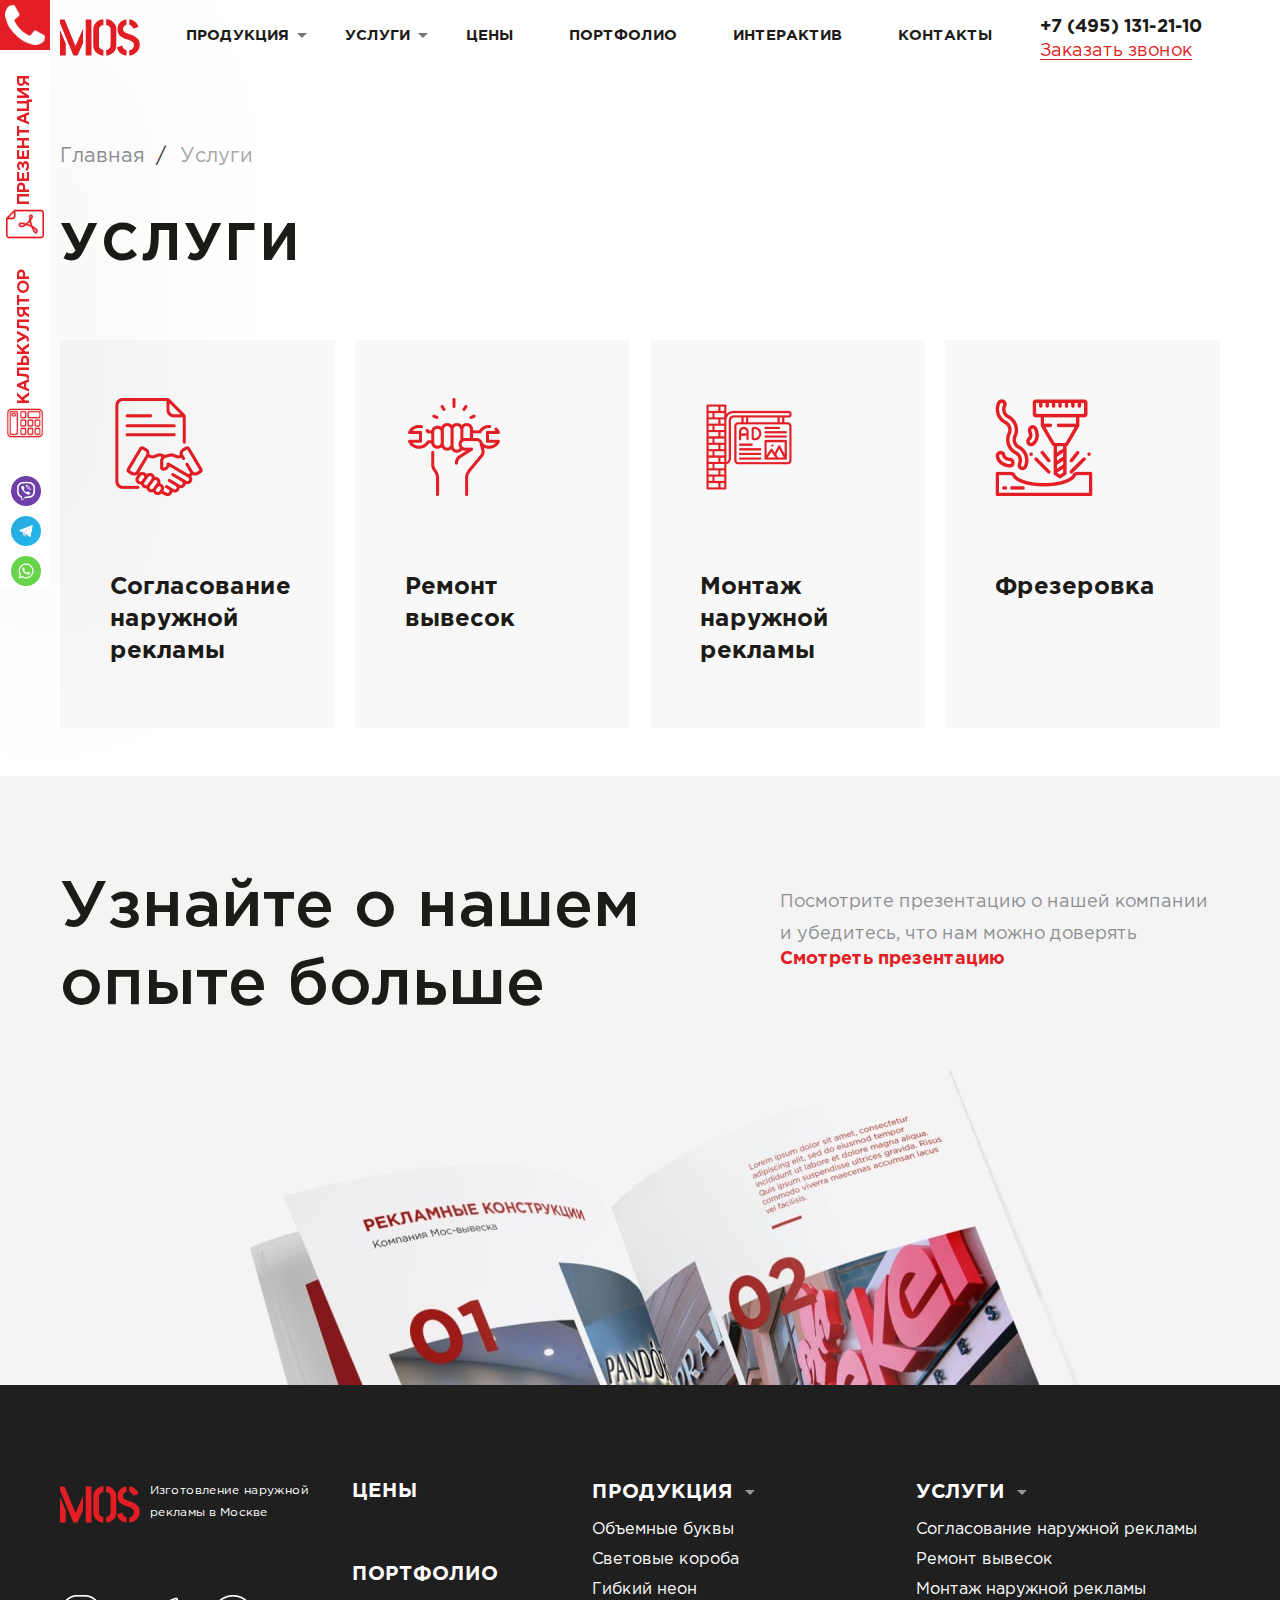
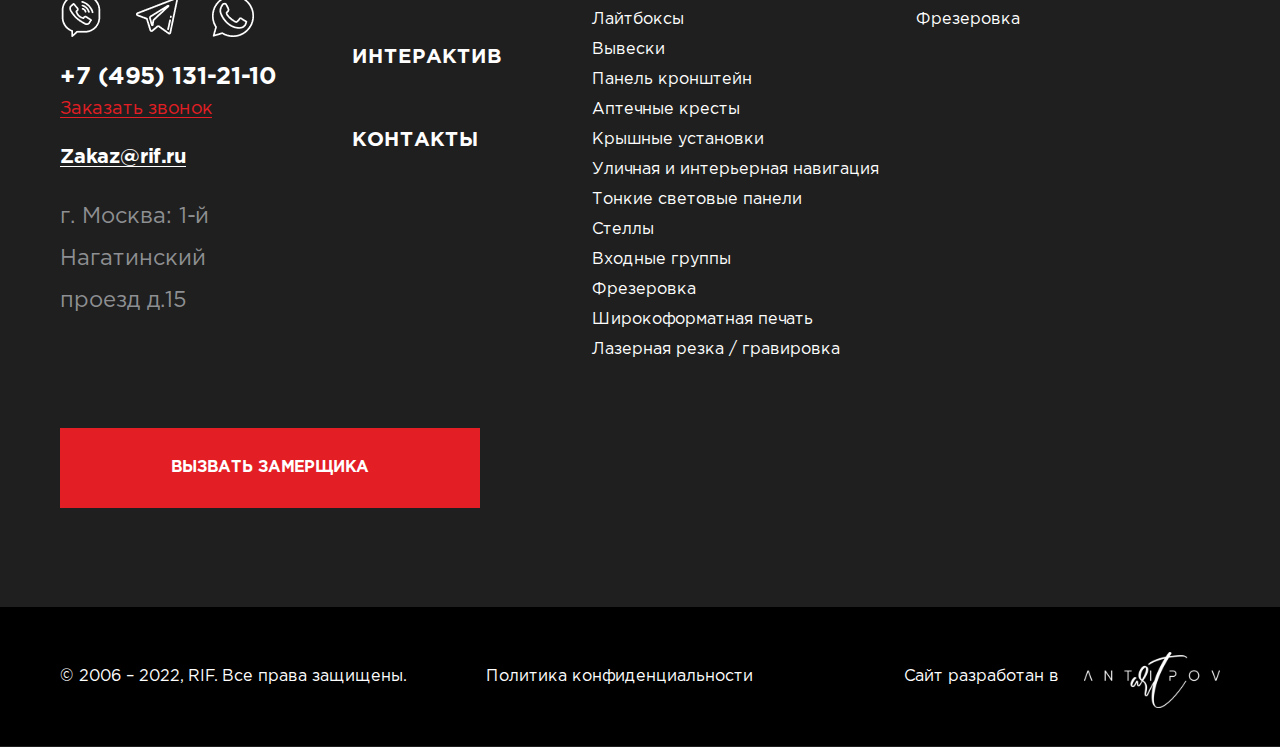
<file: services.html>
<!DOCTYPE html>

<html lang="ru">

<head>
	<meta charset="utf-8">
	<meta http-equiv="X-UA-Compatible" content="IE=edge" >
	<meta name="viewport" content="width=device-width, initial-scale=1.0">
	<meta name="description" content="">
	<link rel="stylesheet" type="text/css" href="style.css">
	<link rel="icon" type="image/png" href="favicon/favicon.ico" sizes="16x16">	
	<title>Rif</title>
</head>

<body>

	<div class="wrapper">

	<!-- Side Menu -->

	<div class="side_menu">
		<button type="button" class="callback_btn"></button>
		<div class="links_list_wrapp">
			<ul class="links_list">
				<li>
					<a href="#" class="icon_link">
						<div>
							<img src="img/calc_icon.png" alt="" />
						</div>
						<div>
							<p>Калькулятор</p>
						</div>
					</a>
				</li>
				<li>
					<a href="#" class="icon_link">
						<div>
							<img src="img/pdf_icon.png" alt="" />
						</div>
						<div>
							<p>Презентация</p>
						</div>
					</a>
				</li>
			</ul>
		</div>
		<ul class="side_soc_list">
			<li>
				<a href="#" class="side_soc"><img src="img/side_viber.png" alt="" /></a>
			</li>
			<li>
				<a href="#" class="side_soc"><img src="img/side_telegram.png" alt="" /></a>
			</li>
			<li>
				<a href="#" class="side_soc"><img src="img/side_whatsapp.png" alt="" /></a>
			</li>
		</ul>
	</div>

	<!--/Side Menu -->

	<!-- Header -->
		
	<header class="header">
		<div class="row">
			<div class="header_site">
				<div class="left">
					<a href="#" class="logo_2 header_logo">
						<div>
							<svg width="107" height="49" viewBox="0 0 107 49" fill="none" xmlns="http://www.w3.org/2000/svg">
								<path d="M0 48.4316V15.8691H0.619119L7.70469 32.8374V48.4316H0ZM0 5.28971V0.343519H6.12248L20.7063 35.7227L30.1996 14.2891H30.8876V31.7383L23.458 48.4316H17.9546L0 5.28971ZM34.396 48.4316V0.343519H42.1007V48.4316H34.396ZM44.5028 35.0357V12.4342C44.5028 10.0069 45.5346 7.5339 47.5983 5.01498C50.35 1.71737 53.8355 0.0457138 58.0547 0V7.62533C55.6699 7.67127 53.8815 8.95347 52.6891 11.4724C52.3222 12.2968 52.1387 12.9838 52.1387 13.5333V35.0357C52.1387 37.5089 53.4228 39.3407 55.991 40.5315C56.7708 40.8979 57.4356 41.081 57.9861 41.081V48.7751C55.3719 48.7751 52.7578 47.8362 50.1438 45.9586C46.429 43.2107 44.5486 39.5698 44.5028 35.0357ZM61.7695 48.7751V41.081C62.962 41.081 64.2001 40.5315 65.4843 39.4322C66.8601 38.1957 67.571 36.7302 67.6167 35.0357V13.5333C67.6167 12.1594 67.0208 10.8313 65.8283 9.54886C64.6817 8.31237 63.3288 7.67127 61.7695 7.62533V0C66.4014 0 70.1162 1.99232 72.9137 5.97675C74.519 8.26665 75.3214 10.4192 75.3214 12.4342V35.0357C75.3214 40.1192 73.0515 44.012 68.5112 46.7142C66.1263 48.0881 63.8791 48.7751 61.7695 48.7751ZM76.3479 37.5774L83.2959 35.1044C83.571 38.0812 85.199 40.1421 88.18 41.2871C88.7305 41.4702 89.0056 41.5619 89.0056 41.5619V48.6377C85.0614 48.6377 81.7137 46.9432 78.962 43.5542C77.2652 41.4016 76.3936 39.4093 76.3479 37.5774ZM76.8983 13.3959C76.8983 8.40402 79.0538 4.64861 83.3646 2.12969C85.3826 0.984623 87.2629 0.389232 89.0056 0.343519V7.55676C87.5838 7.78577 86.3456 8.61018 85.2908 10.0297C84.603 11.0374 84.259 12.1137 84.259 13.2586C84.259 15.6401 85.9788 17.5408 89.4182 18.9606C90.2438 19.281 91.528 19.7162 93.2706 20.2656C95.4721 20.9527 97.0083 21.5024 97.8798 21.9145C101.87 23.8837 104.461 26.2195 105.653 28.9215C106.341 30.5246 106.685 32.2877 106.685 34.2113C106.685 38.2416 105.126 41.7452 102.007 44.7219C99.2098 47.3324 96.0683 48.6377 92.5828 48.6377V41.5619C94.3255 41.4702 95.8848 40.646 97.2605 39.0889C98.4071 37.7148 98.9805 36.1348 98.9805 34.3486C98.9805 31.555 97.0314 29.4484 93.133 28.0286C92.3075 27.7079 91.0235 27.2958 89.2807 26.7921C87.3545 26.2424 86.0476 25.8072 85.3597 25.4868C81.5073 23.7923 79.0307 21.6169 77.9301 18.9606C77.2423 17.3575 76.8983 15.5028 76.8983 13.3959ZM92.5828 7.55676V0.343519C96.5267 0.343519 99.8289 2.03804 102.489 5.42707C103.911 7.25896 104.667 8.93062 104.759 10.4421L97.6734 12.7777C97.4898 11.4038 96.9625 10.2816 96.0912 9.4115C95.2657 8.54138 94.4859 8.01479 93.7521 7.83149L92.5828 7.55676Z" fill="#E31E24"/>
							</svg>
						</div>
						<p>Изготовление наружной<br /> рекламы в Москве</p>
					</a>
				</div>
				<div class="center">
					<div class="main_nav_wrapp" id="resp_nav">
						<ul class="main_nav">
							<li>
								<a href="#">продукция</a>
								<button type="button" class="dr_btn">
									<svg width="10" height="5" viewBox="0 0 10 5" fill="none" xmlns="http://www.w3.org/2000/svg">
										<path opacity="0.54" fill-rule="evenodd" clip-rule="evenodd" d="M0 0L5 5L10 0H0Z" fill="black"/>
									</svg>
								</button>
								<div class="sub_menu">
									<button type="button" class="close_btn"></button>
									<ul>
										<li><a href="#">Объемные буквы</a></li>
										<li><a href="#">Световые короба</a></li>
										<li><a href="#">Гибкий неон</a></li>
										<li><a href="#">Лайтбоксы</a></li>
										<li><a href="#">Вывески</a></li>
										<li><a href="#">Панель кронштейн </a></li>
										<li><a href="#">Аптечные кресты</a></li>
										<li><a href="#">Крышные установки</a></li>
										<li><a href="#">Уличная и интерьерная навигация</a></li>
										<li><a href="#">Тонкие световые панели</a></li>
										<li><a href="#">Стеллы</a></li>
										<li><a href="#">Входные группы</a></li>
										<li><a href="#">Фрезеровка</a></li>
										<li><a href="#">Широкоформатная печать</a></li>
										<li><a href="#">Лазерная резка / гравировка</a></li>
									</ul>
								</div>
							</li>
							<li>
								<a href="#">услуги</a>
								<button type="button" class="dr_btn">
									<svg width="10" height="5" viewBox="0 0 10 5" fill="none" xmlns="http://www.w3.org/2000/svg">
										<path opacity="0.54" fill-rule="evenodd" clip-rule="evenodd" d="M0 0L5 5L10 0H0Z" fill="black"/>
									</svg>
								</button>
								<div class="sub_menu">
									<button type="button" class="close_btn"></button>
									<ul>
										<li><a href="#">Согласование наружной рекламы</a></li>
										<li><a href="#">Ремонт вывесок</a></li>
										<li><a href="#">Монтаж наружной рекламы</a></li>
										<li><a href="#">Фрезеровка</a></li>
									</ul>
								</div>
							</li>
							<li><a href="#">цены</a></li>
							<li><a href="#">портфолио</a></li>
							<li><a href="#">Интерактив</a></li>
							<li><a href="#">контакты</a></li>
						</ul>
					</div>
				</div>
				<div class="right">
					<div class="header_contacts">
						<div>
							<a class="tel_link_main" href="tel:+74951312110">+7 (495) 131-21-10</a>
						</div>
						<div>
							<a href="#" class="red_link">Заказать звонок</a>
						</div>
					</div>
					<button class="respmenubtn">
						<span></span>
						<span></span>
						<span></span>
					</button>
				</div>
			</div>
		</div>
	</header>

	<!-- /Header -->

	<!-- Content -->
	<div class="content">
	<!-- Section 1 - Services -->
	<section>
		<div class="row">
			<ul class="breadcrumbs">
				<li><a href="#">Главная</a></li>
				<li><a href="#">Услуги</a></li>
			</ul>
			<div class="title_2_wrapp">
				<h2>Услуги</h2>
			</div>
			<div class="services_thumbs">
				<div class="service">
					<div class="service_icon">
						<img src="img/service_01.png" alt="" />
					</div>
					<p>Согласование<br /> наружной<br /> рекламы</p>
				</div>
				<div class="service">
					<div class="service_icon">
						<img src="img/service_02.png" alt="" />
					</div>
					<p>Ремонт<br /> вывесок</p>
				</div>
				<div class="service">
					<div class="service_icon">
						<img src="img/service_03.png" alt="" />
					</div>
					<p>Монтаж<br /> наружной<br /> рекламы</p>
				</div>
				<div class="service">
					<div class="service_icon">
						<img src="img/service_04.png" alt="" />
					</div>
					<p>Фрезеровка</p>
				</div>
			</div>
		</div>
	</section>
	<!-- /Section 1 - Services -->
	<!-- Section 3 - Service -->
	<section class="sect_2 grey_bg book_sect">
		<div class="row">
			<div class="two_cols_title two_cols_title_2">
				<div class="left_col">
					<h2>Узнайте о нашем опыте больше</h2>
				</div>
				<div class="right_col">
					<p>Посмотрите презентацию о нашей компании и убедитесь, что нам можно доверять</p>
					<div class="red_link_wrapp">
						<a href="#" class="red_link_2">Смотреть презентацию</a>
					</div>
				</div>
			</div>
			<!-- <img class="book" src="img/book_bg.jpg" alt="" /> -->
		</div>
	</section>
	<!-- /Section 3 - Service -->
	</div>
	<!-- /Content -->

	<!-- Footer -->

		<footer class="footer_section">
			<div class="row">
				<div class="footer_two_cols">
					<div class="left_col">
						<div class="two_cols_inner">
							<div class="left_col">
								<div class="logo_wrapp">
									<a href="#" class="logo_2 footer_logo">
										<div>
											<svg width="107" height="49" viewBox="0 0 107 49" fill="none" xmlns="http://www.w3.org/2000/svg">
												<path d="M0 48.4316V15.8691H0.619119L7.70469 32.8374V48.4316H0ZM0 5.28971V0.343519H6.12248L20.7063 35.7227L30.1996 14.2891H30.8876V31.7383L23.458 48.4316H17.9546L0 5.28971ZM34.396 48.4316V0.343519H42.1007V48.4316H34.396ZM44.5028 35.0357V12.4342C44.5028 10.0069 45.5346 7.5339 47.5983 5.01498C50.35 1.71737 53.8355 0.0457138 58.0547 0V7.62533C55.6699 7.67127 53.8815 8.95347 52.6891 11.4724C52.3222 12.2968 52.1387 12.9838 52.1387 13.5333V35.0357C52.1387 37.5089 53.4228 39.3407 55.991 40.5315C56.7708 40.8979 57.4356 41.081 57.9861 41.081V48.7751C55.3719 48.7751 52.7578 47.8362 50.1438 45.9586C46.429 43.2107 44.5486 39.5698 44.5028 35.0357ZM61.7695 48.7751V41.081C62.962 41.081 64.2001 40.5315 65.4843 39.4322C66.8601 38.1957 67.571 36.7302 67.6167 35.0357V13.5333C67.6167 12.1594 67.0208 10.8313 65.8283 9.54886C64.6817 8.31237 63.3288 7.67127 61.7695 7.62533V0C66.4014 0 70.1162 1.99232 72.9137 5.97675C74.519 8.26665 75.3214 10.4192 75.3214 12.4342V35.0357C75.3214 40.1192 73.0515 44.012 68.5112 46.7142C66.1263 48.0881 63.8791 48.7751 61.7695 48.7751ZM76.3479 37.5774L83.2959 35.1044C83.571 38.0812 85.199 40.1421 88.18 41.2871C88.7305 41.4702 89.0056 41.5619 89.0056 41.5619V48.6377C85.0614 48.6377 81.7137 46.9432 78.962 43.5542C77.2652 41.4016 76.3936 39.4093 76.3479 37.5774ZM76.8983 13.3959C76.8983 8.40402 79.0538 4.64861 83.3646 2.12969C85.3826 0.984623 87.2629 0.389232 89.0056 0.343519V7.55676C87.5838 7.78577 86.3456 8.61018 85.2908 10.0297C84.603 11.0374 84.259 12.1137 84.259 13.2586C84.259 15.6401 85.9788 17.5408 89.4182 18.9606C90.2438 19.281 91.528 19.7162 93.2706 20.2656C95.4721 20.9527 97.0083 21.5024 97.8798 21.9145C101.87 23.8837 104.461 26.2195 105.653 28.9215C106.341 30.5246 106.685 32.2877 106.685 34.2113C106.685 38.2416 105.126 41.7452 102.007 44.7219C99.2098 47.3324 96.0683 48.6377 92.5828 48.6377V41.5619C94.3255 41.4702 95.8848 40.646 97.2605 39.0889C98.4071 37.7148 98.9805 36.1348 98.9805 34.3486C98.9805 31.555 97.0314 29.4484 93.133 28.0286C92.3075 27.7079 91.0235 27.2958 89.2807 26.7921C87.3545 26.2424 86.0476 25.8072 85.3597 25.4868C81.5073 23.7923 79.0307 21.6169 77.9301 18.9606C77.2423 17.3575 76.8983 15.5028 76.8983 13.3959ZM92.5828 7.55676V0.343519C96.5267 0.343519 99.8289 2.03804 102.489 5.42707C103.911 7.25896 104.667 8.93062 104.759 10.4421L97.6734 12.7777C97.4898 11.4038 96.9625 10.2816 96.0912 9.4115C95.2657 8.54138 94.4859 8.01479 93.7521 7.83149L92.5828 7.55676Z" fill="#E31E24"/>
											</svg>
										</div>
										<p>Изготовление наружной<br /> рекламы в Москве</p>
									</a>
								</div>
								<ul class="soc_list">
									<li><a href="#"><img src="img/viber_2.png" alt="" /></a></li>
									<li><a href="#"><img src="img/telegram_2.png" alt="" /></a></li>
									<li><a href="#"><img src="img/whatsapp_2.png" alt="" /></a></li>
								</ul>
								<div class="tel_wrapp">
									<div>
										<a href="tel:+74951312110" class="tel_link">+7 (495) 131-21-10</a>
									</div>
									<div>
										<a href="#" class="red_link">Заказать звонок</a>
									</div>
								</div>
								<div class="link_2_wrapp">
									<a href="mailto:Zakaz@rif.ru" class="link_2">Zakaz@rif.ru</a>
								</div>
								<div class="adress_text">
									<p>г. Москва: 1-й Нагатинский<br /> проезд д.15</p>
								</div>
							</div>
							<div class="right_col">
								<ul class="footer_nav footer_nav_columns">
									<li><a href="#">цены</a></li>
									<li><a href="#">портфолио</a></li>
									<li><a href="#">Интерактив</a></li>
									<li><a href="#">контакты</a></li>
								</ul>
							</div>
						</div>
						<div class="novisible_650">
							<div class="footer_red_pill_wrapp">
								<a href="#" class="red_pill red_pill_3">вызвать замерщика</a>
							</div>
						</div>
					</div>
					<div class="right_col">
						<ul class="footer_nav footer_nav_inline">
							<li class="active">
								<div class="dr_title_wrapp">
									<a href="#" class="dr_title">продукция</a>
									<button type="button" class="dr_btn">
										<svg width="24" height="24" viewBox="0 0 24 24" fill="none" xmlns="http://www.w3.org/2000/svg">
											<path opacity="0.54" fill-rule="evenodd" clip-rule="evenodd" d="M7 10L12 15L17 10H7Z" fill="white"/>
										</svg>
									</button>
								</div>
								<ul class="sub_menu_2 active">
									<li><a href="#">Объемные буквы</a></li>
									<li><a href="#">Световые короба</a></li>
									<li><a href="#">Гибкий неон</a></li>
									<li><a href="#">Лайтбоксы</a></li>
									<li><a href="#">Вывески</a></li>
									<li><a href="#">Панель кронштейн</a></li>
									<li><a href="#">Аптечные кресты</a></li>
									<li><a href="#">Крышные установки</a></li>
									<li><a href="#">Уличная и интерьерная навигация</a></li>
									<li><a href="#">Тонкие световые панели</a></li>
									<li><a href="#">Стеллы</a></li>
									<li><a href="#">Входные группы</a></li>
									<li><a href="#">Фрезеровка</a></li>
									<li><a href="#">Широкоформатная печать</a></li>
									<li><a href="#">Лазерная резка / гравировка</a></li>
								</ul>
							</li>
							<li class="active">
								<div class="dr_title_wrapp">
									<a href="#" class="dr_title">услуги</a>
									<button type="button" class="dr_btn">
										<svg width="24" height="24" viewBox="0 0 24 24" fill="none" xmlns="http://www.w3.org/2000/svg">
											<path opacity="0.54" fill-rule="evenodd" clip-rule="evenodd" d="M7 10L12 15L17 10H7Z" fill="white"/>
										</svg>
									</button>
								</div>
								<ul class="sub_menu_2 active">
									<li><a href="#">Согласование наружной рекламы</a></li>
									<li><a href="#">Ремонт вывесок</a></li>
									<li><a href="#">Монтаж наружной рекламы</a></li>
									<li><a href="#">Фрезеровка</a></li>
								</ul>
							</li>
						</ul>
					</div>
				</div>
				<div class="footer_red_pill_wrapp visible_650">
					<a href="#" class="red_pill red_pill_3">вызвать замерщика</a>
				</div>
			</div>
			<div class="footer_bottom">
				<div class="row">
					<div class="footer_two_cols_2">
						<div class="left_col">
							<div class="inlines_2">
								<div>
									<p>© 2006 – 2022, RIF. Все права защищены.</p>
								</div>
								<div>
									<a href="#" class="link_3">Политика конфиденциальности</a>
								</div>
							</div>
						</div>
						<div class="right_col">
							<a href="#" class="corp_logo">
								<div>
									<p>Сайт разработан в </p>
								</div>
								<div>
									<img src="img/corp.svg" alt="antipov" />
								</div>
							</a>
						</div>
					</div>
				</div>
			</div>
		</footer>

	<!-- /Footer -->

	<!-- Up Button -->
	<button type="button" class="up_btn">
		<svg width="24" height="37" viewBox="0 0 24 37" fill="none" xmlns="http://www.w3.org/2000/svg">
			<path d="M13.0607 0.93934C12.4749 0.353553 11.5251 0.353553 10.9393 0.93934L1.3934 10.4853C0.807611 11.0711 0.807611 12.0208 1.3934 12.6066C1.97918 13.1924 2.92893 13.1924 3.51472 12.6066L12 4.12132L20.4853 12.6066C21.0711 13.1924 22.0208 13.1924 22.6066 12.6066C23.1924 12.0208 23.1924 11.0711 22.6066 10.4853L13.0607 0.93934ZM13.5 37L13.5 2L10.5 2L10.5 37L13.5 37Z" fill="white"/>
		</svg>
	</button>
	<!-- /Up Button -->

	</div>

	<link rel="stylesheet" type="text/css" href="responsive.css">
	<link rel="stylesheet" type="text/css" href="slick/slick.css">
	<script src="vendors/js/jquery.js"></script>
	<script src="slick/slick.js"></script>
	<script src="js/scripts.js"></script>

</body>
</html>
</file>
<file: style.css>
@charset "utf-8";

/*------------------*/
/*-- Fonts --*/
/*------------------*/

@font-face {
    font-family: 'Gotham Pro';
    src: url('fonts/GothamPro-Bold.eot');
    src: url('fonts/GothamPro-Bold.eot?#iefix') format('embedded-opentype'),
        url('fonts/GothamPro-Bold.woff2') format('woff2'),
        url('fonts/GothamPro-Bold.woff') format('woff'),
        url('fonts/GothamPro-Bold.ttf') format('truetype'),
        url('fonts/GothamPro-Bold.svg#GothamPro-Bold') format('svg');
    font-weight: bold;
    font-style: normal;
    font-display: swap;
}

@font-face {
    font-family: 'Gotham Pro';
    src: url('fonts/GothamPro-Medium.eot');
    src: url('fonts/GothamPro-Medium.eot?#iefix') format('embedded-opentype'),
        url('fonts/GothamPro-Medium.woff2') format('woff2'),
        url('fonts/GothamPro-Medium.woff') format('woff'),
        url('fonts/GothamPro-Medium.ttf') format('truetype'),
        url('fonts/GothamPro-Medium.svg#GothamPro-Medium') format('svg');
    font-weight: 500;
    font-style: normal;
    font-display: swap;
}

@font-face {
    font-family: 'Gotham Pro';
    src: url('fonts/GothamPro.eot');
    src: url('fonts/GothamPro.eot?#iefix') format('embedded-opentype'),
        url('fonts/GothamPro.woff2') format('woff2'),
        url('fonts/GothamPro.woff') format('woff'),
        url('fonts/GothamPro.ttf') format('truetype'),
        url('fonts/GothamPro.svg#GothamPro') format('svg');
    font-weight: normal;
    font-style: normal;
    font-display: swap;
}

/*-------------------------------------------*/
/* BASIC SETUP */
/*-------------------------------------------*/

* {
    margin: 0;
    padding: 0;
    -webkit-box-sizing: border-box;
    -moz-box-sizing: border-box;
    box-sizing: border-box;
}

html {
    -webkit-text-size-adjust: 100%;
}

html,
body {
    min-height: 100%;
    min-width: 100%;
    height: 100%;
    font-family: 'Gotham Pro';
    font-weight: 400;
    font-size: 22px;
    line-height: 1;
    color: #8E8F92;
}

body {
    background: #fff;
}

.wrapper {
    position: relative;
    display: flex;
    display: -ms-flexbox;
    display: -webkit-flex;
    flex-direction: column;
    -webkit-flex-direction: column;
    -ms-flex-direction: column;
    min-height: 100%;
    min-height: 100vh;
}

header {
    flex: 0 0 auto;
    -webkit-flex: 0 0 auto;
}

.content {
    flex: 1 0 auto;
    -webkit-flex: 1 0 auto;
}

footer {
    flex: 0 0 auto;
    -webkit-flex: 0 0 auto;
}

::-webkit-input-placeholder {color:#555555;}
::-moz-placeholder          {color:#555555;}
:-moz-placeholder           {color:#555555;}
:-ms-input-placeholder      {color:#555555;}

input,
textarea,
button,
select,
a,
img {
    outline: none;
}

select {
    -webkit-appearance: none;
    appearance: none;
    -moz-appearance;
    text-indent: 0.01px;
    text-overflow: "";
}

*::-ms-expand { display: none; }

input::-webkit-outer-spin-button,
input::-webkit-inner-spin-button {
    -webkit-appearance: none;
}

input[type="number"] {
    -moz-appearance: textfield;
}

input {
    -webkit-appearance: none;
    -moz-appearance
}

button {
    -webkit-appearance: none;
    -moz-appearance
}

textarea {
    resize: none;
    overflow: auto;
    -webkit-appearance: none;
    -moz-appearance;
}

input::-webkit-input-placeholder       {opacity: 1; transition: opacity .3s ease;}
input::-moz-placeholder                {opacity: 1; transition: opacity .3s ease;}
input:-moz-placeholder                 {opacity: 1; transition: opacity .3s ease;}
input:-ms-input-placeholder            {opacity: 1; transition: opacity .3s ease;}
input:focus::-webkit-input-placeholder {opacity: 0; transition: opacity .3s ease;}
input:focus::-moz-placeholder          {opacity: 0; transition: opacity .3s ease;}
input:focus:-moz-placeholder           {opacity: 0; transition: opacity .3s ease;}
input:focus:-ms-input-placeholder      {opacity: 0; transition: opacity .3s ease;}

textarea::-webkit-input-placeholder       {opacity: 1; transition: opacity .3s ease;}
textarea::-moz-placeholder                {opacity: 1; transition: opacity .3s ease;}
textarea:-moz-placeholder                 {opacity: 1; transition: opacity .3s ease;}
textarea:-ms-input-placeholder            {opacity: 1; transition: opacity .3s ease;}
textarea:focus::-webkit-input-placeholder {opacity: 0; transition: opacity .3s ease;}
textarea:focus::-moz-placeholder          {opacity: 0; transition: opacity .3s ease;}
textarea:focus:-moz-placeholder           {opacity: 0; transition: opacity .3s ease;}
textarea:focus:-ms-input-placeholder      {opacity: 0; transition: opacity .3s ease;}


/*-------------------------------------------*/
/* ----- DEFAULT STYLES ------ */
/*-------------------------------------------*/

section {
    position: relative;
    padding: 10px 0;
}

h1 {
    font-family: 'Gotham Pro';
    font-weight: 700;
    font-size: 52px;
    line-height: 1.45;
    letter-spacing: 0.06em;
    text-transform: uppercase;
    color: #1C1B17;
}

h2 {
    font-family: 'Gotham Pro';
    font-weight: 500;
    font-size: 96px;
    line-height: 1;
    color: #1C1B17;
}

h3 {
    font-family: 'Gotham Pro';
    font-weight: 700;
    font-size: 24px;
    line-height: 1;
    color: #1C1B17;
}

h4 {
    font-family: 'Gotham Pro';
    font-weight: 400;
    font-size: 22px;
    line-height: 1;
    color: #8E8F92;
}

p {
    font-family: 'Gotham Pro';
    font-weight: 400;
    font-size: 22px;
    line-height: 1;
    color: #8E8F92;
}

a {
    text-decoration: none;
    font-family: 'Gotham Pro';
    font-weight: 400;
    font-size: 22px;
    line-height: 1;
    color: #8E8F92;
}

li {
    list-style: none;
    font-family: 'Gotham Pro';
    font-weight: 400;
    font-size: 22px;
    line-height: 1;
    color: #8E8F92;
}

img {
    outline: none;
    border: 1px solid transparent;
    border: none;
}

button:hover,
button:active,
a:hover,
a:active {
    -webkit-tap-highlight-color: rgba(0,0,0,0); 
    -webkit-tap-highlight-color: transparent;
}

input {
font-family: 'Gotham Pro';
}

input:focus {

}

textarea {
font-family: 'Gotham Pro';
}

textarea:focus {

}

button {
    font-family: 'Gotham Pro';
}

/*-------------------------------------------*/
/* ----- REUSABLE COMPONENTS ------ */
/*-------------------------------------------*/

.row {
    max-width: 1670px;
    margin: 0 auto;
    padding: 0 25px;
}

.overflow_wrapp {
    overflow: hidden;
}

.align_center {
    text-align: center;
}

.align_right {
    text-align: right;
}

.align_left {
    text-align: left;
}

.visible_1124 {
    display: none;
}

.visible_650 {
    display: none;
}

/*-- Slick --*/

.slick-arrow {
    display: block;
    width: 75px;
    height: 75px;
    cursor: pointer;
    z-index: 2;
    position: absolute;
    top: 50%;
    opacity: .6;
    margin-top: -40px;
    background: #ffffff;
    border: 1px solid transparent;
    -webkit-border-radius: 50%;
    -moz-border-radius: 50%;
    border-radius: 50%;
    -webkit-transition-property: box-shadow, opacity;
    -webkit-transition-duration: .3s;
    -webkit-transition-timing-function: ease;

    -moz-transition-property: box-shadow, opacity;
    -moz-transition-duration: .3s;
    -moz-transition-timing-function: ease;

    -ms-transition-property: box-shadow, opacity;
    -ms-transition-duration: .3s;
    -ms-transition-timing-function: ease;

    -o-transition-property: box-shadow, opacity;
    -o-transition-duration: .3s;
    -o-transition-timing-function: ease;

    transition-property: box-shadow, opacity;
    transition-duration: .3s;
    transition-timing-function: ease;
}

.slick-arrow:hover {
    opacity: 1;
    -webkit-box-shadow: 0 1px 12px 0 rgba(0, 0, 0, .5);
    -moz-box-shadow: 0 1px 12px 0 rgba(0, 0, 0, .5);
    box-shadow: 0 1px 12px 0 rgba(0, 0, 0, .5);
}

.slick-arrow img {
    display: block;
    width: 36px;
    height: auto;
    margin: auto;
    position: absolute;
    top: 0;
    left: 0;
    right: 0;
    bottom: 0;
}

.slick-prev {
    left: -21px;
}

.slick-prev img {
    left: -2px;
}

.slick-next {
    right: -21px;
}

.slick-next img {
    right: -6px;
}

.slick-dots {
    display: flex;
    display: -webkit-flex;
    flex-wrap: wrap;
    -webkit-flex-wrap: wrap;
    justify-content: center;
    -webkit-justify-content: center;
}

.slick-dots li {
    cursor: pointer;
    margin: 10px;
}

.slick-dots li button {
    font-size: 0;
    line-height: 0;
    width: 20px;
    height: 20px;
    cursor: pointer;
    background: #C4C4C4;
    position: relative;
    border: none;
    -webkit-border-radius: 50%;
    -moz-border-radius: 50%;
    border-radius: 50%;
}

.slick-dots li.slick-active button {
    background: #E31E24;
}

/*-- /Slick --*/

/*-- Breadcrumbs --*/

.breadcrumbs {
    display: flex;
    display: -webkit-flex;
    margin: 59px -13px 20px -13px;
}

.breadcrumbs li {
    padding: 0 13px;
}

.breadcrumbs li:after {
    position: relative;
    top: 0;
    left: 12px;
    content: "/";
    font-size: 20px;
    line-height: 23px;
    color: #333333;
}

.breadcrumbs li:last-child:after {
    display: none;
}

.breadcrumbs li a {
    font-family: 'Gotham Pro';
    font-style: normal;
    font-weight: 400;
    font-size: 20px;
    line-height: 1;
    color: #8E8F92;
}

.breadcrumbs li a:link,
.breadcrumbs li a:visited {
    color: #8E8F92;
}

.breadcrumbs li a:active,
.breadcrumbs li a.active {
    color: #E31E24;
}

.breadcrumbs li a:hover {
    color: #E31E24;
}

.breadcrumbs li:last-child a {
    pointer-events: none;
    cursor: default;
    opacity: .8;
    color: #8E8F92;
}

/*-- /Breadcrumbs --*/

/*-------------------------------------------*/
/* ----- HEADER ------ */
/*-------------------------------------------*/

.header {
    background: #fff;
    padding: 18px 0 5px 0;
    position: relative;
    z-index: 2;
}

.header.main {
    background: #F4F4F4;
}

.header_site {
    display: flex;
    display: -webkit-flex;
}

.header_site > .left {
    width: 335px;
    padding: 10px 10px 10px 0;
}

.header_site > .center {
    width: calc(100% - 570px);
    padding: 0 10px;
}

.header_site > .right {
    width: 235px;
    padding: 10px 0 10px 10px;
}

.logo p {
    font-weight: normal;
    font-size: 12px;
    line-height: 22px;
    color: #8E8F92;
}

.logo p.red {
    padding-bottom: 8px;
    font-weight: 700;
    font-size: 30px;
    line-height: 30px;
    letter-spacing: .06em;
    text-transform: uppercase;
    color: #E31E24;
}

.main_nav_wrapp {
    max-width: 980px;
    padding: 15px 0 0 0;
}

.main_nav {
    display: flex;
    display: -webkit-flex;
    justify-content: space-around;
    -webkit-justify-content: space-around;
}

.main_nav li {
    padding: 5px 5px;
    position: relative;
}

.main_nav li a {
    font-weight: 700;
    font-size: 20px;
    line-height: 1;
    text-transform: uppercase;
    color: #1C1B17;
    -webkit-transition-property: color;
    -webkit-transition-duration: .3s;
    -webkit-transition-timing-function: ease;

    -moz-transition-property: color;
    -moz-transition-duration: .3s;
    -moz-transition-timing-function: ease;

    -ms-transition-property: color;
    -ms-transition-duration: .3s;
    -ms-transition-timing-function: ease;

    -o-transition-property: color;
    -o-transition-duration: .3s;
    -o-transition-timing-function: ease;

    transition-property: color;
    transition-duration: .3s;
    transition-timing-function: ease;
}

.main_nav li a:link,
.main_nav li a:visited {
    color: #1C1B17;
}

.main_nav li a:active,
.main_nav li a.active {
    color: #E31E24;
}

.main_nav li a:hover {
    color: #E31E24;
}

.dr_btn {
    display: block;
    width: 11px;
    height: 6px;
    border: none;
    background-color: transparent;
}

.main_nav li .dr_btn {
    cursor: pointer;
    position: absolute;
    top: 10px;
    right: -13px;
}

.sub_menu {
    width: 425px;
    padding: 27px 40px 35px 40px;
    filter: drop-shadow(20px 40px 100px rgba(0, 0, 0, .1));
    background: #FFF;
    position: relative;
}

.sub_menu:before {
    display: block;
    content: "";
    width: 36px;
    height: 31px;
    background: url(img/sub_menu_tr.svg) no-repeat center;
    background-size: contain;
    position: absolute;
    top: -30px;
    left: 0;
}

.main_nav li .sub_menu {
    opacity: 0;
    position: absolute;
    top: 77px;
    /*left: 5px;*/
    left: -200vw;
    z-index: 2;
    -webkit-transition-property: opacity;
    -webkit-transition-duration: .3s;
    -webkit-transition-timing-function: ease;

    -moz-transition-property: opacity;
    -moz-transition-duration: .3s;
    -moz-transition-timing-function: ease;

    -ms-transition-property: opacity;
    -ms-transition-duration: .3s;
    -ms-transition-timing-function: ease;

    -o-transition-property: opacity;
    -o-transition-duration: .3s;
    -o-transition-timing-function: ease;

    transition-property: opacity;
    transition-duration: .3s;
    transition-timing-function: ease;
}

.main_nav li.active .sub_menu {
    opacity: 1;
    left: 5px;
}

.sub_menu ul li a {
    text-transform: none;
    font-weight: 400;
    font-size: 16px;
    line-height: 16px;
    color: #000;
}

.close_btn {
    display: block;
    width: 24px;
    height: 25px;
    background: url(img/close_btn.svg) no-repeat center;
    background-size: contain;
    border: none;
    background-color: transparent;
    cursor: pointer;
}

.sub_menu .close_btn {
    position: absolute;
    top: 28px;
    right: 15px;
    z-index: 2;
}

.header_contacts {
    padding-top: 5px;
}

.header_contacts > div {
    padding: 4px 0;
}

.tel_link_main {
    font-weight: 700;
    font-size: 24px;
    line-height: 1;
    text-transform: uppercase;
    color: #1C1B17;
    -webkit-transition-property: color;
    -webkit-transition-duration: .3s;
    -webkit-transition-timing-function: ease;

    -moz-transition-property: color;
    -moz-transition-duration: .3s;
    -moz-transition-timing-function: ease;

    -ms-transition-property: color;
    -ms-transition-duration: .3s;
    -ms-transition-timing-function: ease;

    -o-transition-property: color;
    -o-transition-duration: .3s;
    -o-transition-timing-function: ease;

    transition-property: color;
    transition-duration: .3s;
    transition-timing-function: ease;
}

.tel_link_main:link,
.tel_link_main:visited {
    color: #1C1B17;
}

.tel_link_main:active,
.tel_link_main.active {
    color: #E31E24;
}

.tel_link_main:hover {
    color: #E31E24;
}

.red_link {
    border-bottom: 1px solid #E31E24;
    font-weight: 400;
    font-size: 18px;
    line-height: 1;
    color: #E31E24;
    -webkit-transition-property: border;
    -webkit-transition-duration: .3s;
    -webkit-transition-timing-function: ease;

    -moz-transition-property: border;
    -moz-transition-duration: .3s;
    -moz-transition-timing-function: ease;

    -ms-transition-property: border;
    -ms-transition-duration: .3s;
    -ms-transition-timing-function: ease;

    -o-transition-property: border;
    -o-transition-duration: .3s;
    -o-transition-timing-function: ease;

    transition-property: border;
    transition-duration: .3s;
    transition-timing-function: ease;
}

.red_link:link,
.red_link:visited {
    border-bottom: 1px solid #E31E24;
}

.red_link:active,
.red_link.active {
    border-bottom: 1px solid transparent;
}

.red_link:hover {
    border-bottom: 1px solid transparent;
}

/* ----- Responsive Menu Button ------ */

.respmenubtn {
    /*display: inline-block;*/
    display: none;
    vertical-align: top;
    width: 45px;
    height: 37px;
    background: transparent;
    cursor: pointer;
    position: relative;
    top: 6px;
    z-index: 11;
    border: 1px solid transparent;
}

.respmenubtn span {
    display: block;
    width: 27px;
    height: 2px;
    background: #E31E24;
    margin: 0 auto 7px auto;
    -webkit-transition-property: transform, border, background;
    -webkit-transition-duration: .3s;
    -webkit-transition-timing-function: ease;

    -moz-transition-property: transform, border, background;
    -moz-transition-duration: .3s;
    -moz-transition-timing-function: ease;

    -ms-transition-property: transform, border, background;
    -ms-transition-duration: .3s;
    -ms-transition-timing-function: ease;

    -o-transition-property: transform, border, background;
    -o-transition-duration: .3s;
    -o-transition-timing-function: ease;

    transition-property: transform, border, background;
    transition-duration: .3s;
    transition-timing-function: ease;
}

.respmenubtn span:last-child {
    margin: 0 auto;
}

.respmenubtn:active {
    -webkit-tap-highlight-color: rgba(0,0,0,0); 
    -webkit-tap-highlight-color: transparent;
}

.respmenubtn:hover span {
    background: #E31E24;
}

.respmenubtn.active span {
    position: relative;
    width: 35px;
    top: 2px;
    left: 0;
    background: #E31E24;
}

.respmenubtn.active span:last-child {
    display: none;
}

.respmenubtn.active span:first-child {
    -webkit-transform: rotate(45deg);
    -moz-transform: rotate(45deg);
    -o-transform: rotate(45deg);
    transform: rotate(45deg);
    margin: 3px 0 0 0;
    position: relative;
    top: 4px;
    left: 5px;
}

.respmenubtn.active span:nth-child(2) {
    -webkit-transform: rotate(-45deg);
    -moz-transform: rotate(-45deg);
    -o-transform: rotate(-45deg);
    transform: rotate(-45deg);
}

/* ----- / Responsive Menu Button ------ */

.logo_2 {
    display: inline-flex;
    display: -webkit-inline-flex;
}

.logo_2 > div:nth-child(1) {
    width: 130px;
}

.logo_2 > div:nth-child(2) {
    width: calc(100% - 130px);
}

.logo_2 p {
    font-weight: normal;
    font-size: 12px;
    line-height: 22px;
    color: #8E8F92;
}

.logo_2 p.red {
    font-weight: 700;
    font-size: 38px;
    line-height: 1;
    letter-spacing: .06em;
    text-transform: uppercase;
    color: #E31E24;
}

.logo_2 > div:nth-child(2) p {
    position: relative;
    top: -2px;
}

/*-------------------------------------------*/
/* ----- CONTENT ------ */
/*-------------------------------------------*/

/*-- Section 1 - Main Page --*/

.grey_bg {
    background: #F4F4F4;
}

.two_cols {
    display: flex;
    display: -webkit-flex;
    padding: 45px 0 36px;
}

.two_cols > .left_col {
    width: 60%;
    padding: 10px 10px 10px 0;
}

.two_cols > .right_col {
    width: 40%;
    padding: 10px 0 10px 10px;
}

.main_title h3 {
    font-weight: normal;
    font-size: 20px;
    line-height: 1.2;
    text-transform: uppercase;
    color: #8E8F92;
}

.main_title h1 {
    padding-top: 40px;
}

.thumbs_1_wrapp {
    display: flex;
    display: -webkit-flex;
    flex-wrap: wrap;
    -webkit-flex-wrap: wrap;
    justify-content: space-around;
    -webkit-justify-content: space-around;
    margin: 94px -10px 30px -10px;
}

.thumb_1 {
    width: 190px;
}

.thumbs_1_wrapp .thumb_1 {
    width: 33.33%;
    padding: 10px 10px;
}

.thumb_1 .icon_box {
    display: flex;
    display: -webkit-flex;
    align-items: flex-end;
    -webkit-align-items: flex-end;
    height: 70px;
    margin-bottom: 21px;
}

.thumb_1 .icon_box img {
    display: block;
    width: auto;
    height: auto;
}

.thumb_1 p {
    font-weight: 400;
    font-size: 16px;
    line-height: 24px;
    color: #1C1B17;
}

.circle_image {
    position: absolute;
    bottom: -164px;
    left: 50%;
    transform: translate(-50%, 0);
    -webkit-transform: translate(-50%, 0);
}


/*-- /Section 1 - Main Page --*/

/*-- Section 2 - Main Page --*/

.promo_slider_wrapp {
    padding: 0;
}

.promo_img {
    display: flex;
    display: -webkit-flex;
    align-items: flex-end;
    background-size: cover;
    background-position: center;
    height: 920px;
    overflow: hidden;
}

.promo_img > .row {
    width: 100%;
}

.promo_img_descript_wrapp {
    display: flex;
    display: -webkit-flex;
    justify-content: flex-end;
    -webkit-justify-content: flex-end;
}

.promo_img_descript {
    display: flex;
    display: -webkit-flex;
    width: 710px;
    padding: 70px 0 69px 90px;
    background: #fff;
    position: relative;
}

.promo_img_descript:before {
    display: block;
    content: "";
    width: 100vw;
    height: 100%;
    position: absolute;
    top: 0;
    left: 0;
    background: #fff;
}

.promo_img_descript > div:nth-child(1) {
    width: calc(100% - 335px);
    position: relative;
    z-index: 2;
}

.promo_img_descript > div:nth-child(2) {
    width: 335px;
    position: relative;
    z-index: 2;
}

.promo_img_descript .slide_num {
    margin-top: 6px;
}

.promo_img_descript p {
    font-weight: normal;
    font-size: 20px;
    line-height: 32px;
    color: #8E8F92;
}

.promo_img_descript p .red {
    font-weight: bold;
    color: #E31E24;
}

/*-- /Section 2 - Main Page --*/

/*-- Section 3 - Main Page --*/

.two_cols_2_2 {
    display: flex;
    display: -webkit-flex;
    padding: 29px 0 15px 0;
}

.two_cols_2_2 > .left_col {
    width: calc(100% - 630px);
}

.two_cols_2_2 > .right_col {
    width: 630px;
    padding-left: 10px;
}

.thumb_2_wrapp {
    display: flex;
    display: -webkit-flex;
    flex-wrap: wrap;
    -webkit-flex-wrap: wrap;
    margin: 0 -35px;
    max-width: 935px;
}

.thumb_2 {
    width: 33.33%;
    padding: 20px 35px;
}

.thumb_2 p {
    font-weight: normal;
    font-size: 22px;
    line-height: 36px;
    color: #8E8F92;
}

.button_box {
    display: flex;
    display: -webkit-flex;
    padding: 21px 0 0 0;
}

.button_box > div:nth-child(1) {
    width: calc(100% - 130px);
}

.button_box > div:nth-child(2) {
    width: 130px;
    padding-top: 8px;
}

.button_box p {
    font-weight: normal;
    font-size: 15px;
    line-height: 30px;
    color: #8E8F92;
}

.button_wrapp_less {
    max-width: 420px;
    position: relative;
}

.button_wrapp_less:before {
    display: block;
    content: "";
    height: 2px;
    width: 93px;
    background: #E31E24;
    position: absolute;
    top: 22px;
    right: -47px;
}

/*-- /Section 3 - Main Page --*/

/*-- Section 4 - Main Page --*/

.thumbnails_tree_cols {
    display: flex;
    display: -webkit-flex;
    flex-wrap: wrap;
    -webkit-flex-wrap: wrap;
    margin: 10px -20px 60px -20px;
}

.thumbnails_tree_cols > div:nth-child(1) {
    width: 25%;
}

.thumbnails_tree_cols > div:nth-child(2) {
    width: 25%;
}

.thumbnails_tree_cols > div:nth-child(3) {
    width: 50%;
}

.thumb_3_wrapp {
    padding: 20px;
}

.thumb_3 {
    display: block;
    height: 388px;
    position: relative;
    background-size: cover;
    background-position: center;
    background-color: #F8F8F8;
    padding: 59px 47px 20px 47px;
    -webkit-transition-property: filter;
    -webkit-transition-duration: .3s;
    -webkit-transition-timing-function: ease;

    -moz-transition-property: filter;
    -moz-transition-duration: .3s;
    -moz-transition-timing-function: ease;

    -ms-transition-property: filter;
    -ms-transition-duration: .3s;
    -ms-transition-timing-function: ease;

    -o-transition-property: filter;
    -o-transition-duration: .3s;
    -o-transition-timing-function: ease;

    transition-property: filter;
    transition-duration: .3s;
    transition-timing-function: ease;
}

.thumb_3:hover {
    filter: drop-shadow(0 40px 80px rgba(0, 0, 0, .12));
}

.thumb_3.big {
    height: 816px;
}

.thumb_3 > img {
    display: block;
    width: auto;
    height: auto;
    max-width: 100%;
    max-height: 80%;
    position: absolute;
    bottom: 0;
    right: 0;
}

.thumb_3.big > img {
    bottom: 11px;
}

.thumb_3 p {
    position: relative;
    z-index: 2;
    font-weight: 700;
    font-size: 24px;
    line-height: 32px;
    color: #1C1B17;
}

.thumb_3.white p {
    color: #fff;
}

.thumbs_3_inline {
    display: flex;
    display: -webkit-flex;
    flex-wrap: wrap;
    -webkit-flex-wrap: wrap;
}

.thumbs_3_inline .thumb_3_wrapp {
    width: 50%;
}

/*-- .Section 4 - Main Page --*/

/*-- Section 5 - Main Page --*/

.two_cols_3 {
    display: flex;
    display: -webkit-flex;
    flex-wrap: wrap;
    -webkit-flex-wrap: wrap;
    padding: 35px 0 17px 0;
}

.two_cols_3 > .left_col {
    width: 850px;
    padding: 10px 10px 10px 0;
}

.two_cols_3 > .right_col {
    width: calc(100% - 850px);
    padding: 10px 0 10px 10px;
    display: flex;
    display: -webkit-flex;
    justify-content: flex-end;
    -webkit-justify-content: flex-end;
}

.num_items {
    display: flex;
    display: -webkit-flex;
    flex-wrap: wrap;
    -webkit-flex-wrap: wrap;
    margin: 0 -20px;
}

.num_item {
    width: 33.33%;
    padding: 20px 20px;
}

.num_items .num_item:nth-child(1) {
    max-width: 246px;
}

.num_item p {
    font-weight: normal;
    font-size: 22px;
    line-height: 42px;
    color: #8E8F92;
}

.num_item p.num_red {
    padding-bottom: 5px;
    font-weight: normal;
    font-size: 14px;
    line-height: 36px;
    color: #E31E24;
}

.two_cols_3 > .left_col > img {
    max-width: 100%;
    margin: 40px 0 40px 0;
}

.article_inner {
    max-width: 561px;
}

.article_inner h2 {
    padding: 40px 0;
    font-weight: 500;
    font-size: 96px;
    line-height: 120%;
    color: #1C1B17;
}

.article_inner p {
    padding: 26px 0;
    font-weight: normal;
    font-size: 22px;
    line-height: 42px;
    color: #1C1B17;
}

/*-- /Section 5 - Main Page --*/

/*-- Section 6 - Main Page --*/

.sect_6_mp {
    padding-top: 107px;
}

.z_2 {
    position: relative;
    z-index: 2;
}

.title_img_box {
    margin: 36px auto 0 auto;
    height: 572px;
    max-width: 1525px;
    position: relative;
}

.mos_logo {
    display: block;
    width: auto;
    max-width: calc(100% - 50px);
    position: relative;
    left: 49%;
    transform: translate(-50%, 0);
    -webkit-transform: translate(-50%, 0);
}

.img_titles {
    height: 0;
}

.title_img_thumb {
    width: 100%;
    max-width: 380px;
    padding-top: 100px;
    position: relative;
}

.title_img_box .title_img_thumb {
    position: absolute;
}

.title_img_box .title_img_thumb:nth-child(1) {
    top: -353px;
    left: -30px;
    max-width: 440px;
    padding-top: 0;
    padding-right: 90px;
    position: relative;
}

.title_img_thumb:nth-child(1):after {
    left: auto;
    right: 0;
}

.title_img_box .title_img_thumb:nth-child(2) {
    padding-top: 0;
    padding-bottom: 100px;
    top: -129px;
    left: 52%;
}

.title_img_box .title_img_thumb:nth-child(3) {
    width: 370px;
    top: 35%;
    right: 1.5%;
    padding-top: 0;
    padding-left: 90px;
}

.title_img_thumb:nth-child(3):after {
    left: 0;
}

.title_img_thumb p {
    font-weight: normal;
    font-size: 22px;
    line-height: 36px;
    color: #1C1B17;
}

.title_img_thumb:after {
    display: block;
    content: "";
    width: 52px;
    height: 52px;
    background: #E31E24 url(img/plus.svg) center no-repeat;
    border-radius: 50%;
    -webkit-border-radius: 50%;
    position: absolute;
    top: 0;
    left: 0;
}

.title_img_thumb:nth-child(2):after {
    top: auto;
    bottom: 0;
}

/*-- /Section 6 - Main Page --*/

/*-- Section 6_2 - Main Page --*/

.sect_6_2 {
    padding: 0 0 18px 0;
}

/*-- /Section 6_2 - Main Page --*/

/*-- Section 7 - Main Page --*/

.sect_7_mp {
    padding: 105px 0 45px 0;
}

.slider_1_wrapp {
    padding-bottom: 40px;
}

.slider_1_wrapp .slick-dots {
    position: relative;
    bottom: -30px;
}

.slider_1 {
    margin: 0 -70px;
}

.slider_1 .slide {
    padding: 45px 70px;
}

.thumb_5 .icon_box {
    width: 164px;
    height: 164px;
    margin: 23px 0 23px 0;
    background: #E31E24;
    border-radius: 50%;
    -webkit-border-radius: 50%;
    position: relative;
}

.thumb_5 .icon_box img {
    display: block;
    width: auto;
    height: auto;
    max-width: 100%;
    max-height: 100%;
    position: absolute;
    top: 50%;
    left: 50%;
    transform: translate(-50%, -50%);
    -webkit-transform: translate(-50%, -50%);
}

.thumb_5 p {
    font-weight: normal;
    font-size: 22px;
    line-height: 36px;
    color: #1C1B17;
}

/*-- /Section 7 - Main Page --*/

/*-- Section 8 - Main Page --*/

.sect_8_mp {
    padding: 25px 0 72px 0;
}

.title_2_wrapp h2 {
    font-weight: normal;
    font-size: 52px;
    line-height: 76px;
    text-transform: uppercase;
    color: #1C1B17;
}

.title_2_wrapp h2 .red {
    color: #E31E24;
}

.form_wrapp {
    border-top: 1px solid #C4C4C4;
    border-bottom: 1px solid #C4C4C4;
    margin: 31px 0;
}

.form_inlines {
    display: flex;
    display: -webkit-flex;
}

.form_inlines > div:nth-child(1) {
    width: 27%;
}

.form_inlines > div:nth-child(2) {
    width: calc(73% - 420px);
}

.form_inlines > div:nth-child(3) {
    width: 420px;
}

.form_inlines > div {
    padding: 29px 0;
    border-left: 1px solid #C4C4C4;
}

.form_inlines > div:nth-child(1) {
    border-left: none;
}

.form_inlines > div:last-child {
    border-left: none;
}

.form_inlines input {
    display: block;
    width: 100%;
    height: 80px;
    padding: 0 60px;
    border: none;
    background: transparent;
    font-family: 'Gotham Pro';
    font-size: 22px;
    line-height: 80px;
    color: #8E8F92;
}

.form_inlines .red_pill {
    width: 100%;
}

/*-- /Section 8 - Main Page --*/

/*-- Section 9 - Main Page --*/

.red_link_wrapp_2 {
    padding: 49px 0 20px 0;
    text-align: right;
}

.testimonial_slider {
    margin: 25px -20px 0 -20px;
}

.testimonial {
    min-height: 480px;
    background: #F4F4F4;
    padding: 36px 54px 47px 54px;
}

.testimonial_slider .testimonial {
    margin: 20px;
}

.testimonial_header {
    display: flex;
    display: -webkit-flex;
}

.testimonial_header > div:nth-child(1) {
    width: 125px;
}

.testimonial_header > div:nth-child(2) {
    width: calc(100% - 125px);
}

.photo_box {
    width: 92px;
    height: 92px;
    border-radius: 50%;
    -webkit-border-radius: 50%;
    position: relative;
    overflow: hidden;
}

.photo_box img {
    display: block;
    width: auto;
    height: auto;
    position: absolute;
    top: 50%;
    left: 50%;
    transform: translate(-50%, -50%);
    -webkit-transform: translate(-50%, -50%);
}

.testimonial_header {
    padding: 10px 0 30px 0;
}

.testimonial_header h3 {
    font-weight: 700;
    font-size: 24px;
    line-height: 32px;
    color: #1C1B17;
}

.testimonial_header p {
    padding: 4px 0;
}

.date {
    font-weight: normal;
    font-size: 22px;
    line-height: 42px;
    color: #E31E24;
}

.testimonial_descript p {
    font-size: 27px;
    line-height: 36px;
}

/*-- /Section 9 - Main Page --*/

/*-- Section 10 - Main Page --*/

.sect_10_mp {
    padding-bottom: 91px;
}

.clients_slider {
    margin: 21px -20px;
}

.clients_slider .slide {
    padding: 20px;
}

.client_thumb {
    height: 388px;
    background-color: #F8F8F8;
    position: relative;
}

.client_thumb img {
    display: block;
    width: auto;
    height: auto;
    max-width: 90%;
    max-height: 90%;
    position: absolute;
    top: 50%;
    left: 50%;
    transform: translate(-50%, -50%);
    -webkit-transform: translate(-50%, -50%);
}




/*-- /Section 10 - Main Page --*/

/*-- Section 1 - Contacts --*/

.title_2_wrapp {
    padding: 19px 0;
}

.title_2_wrapp h2 {
    font-weight: 700;
    font-size: 52px;
    line-height: 76px;
    letter-spacing: 0.06em;
    text-transform: uppercase;
    color: #1C1B17;
}

.contacts_thumbnails {
    display: flex;
    display: -webkit-flex;
    flex-wrap: wrap;
    -webkit-flex-wrap: wrap;
    justify-content: space-between;
    margin: 0 0 24px 0;
}

.contact_thumb {
    display: inline-flex;
    display: -webkit-inline-flex;
    align-items: center;
    -webkit-align-items: center;
}

.contact_thumb > div:nth-child(1) {
    width: 55px;
    min-height: 45px;
}

.contact_thumb > div:nth-child(2) {
    width: calc(100% - 55px);
}

.contact_thumb p {
    white-space: nowrap;
    font-weight: 400;
    font-size: 18px;
    line-height: 30px;
    color: #1C1B17;
}

.map_box {
    height: 670px;
    margin-bottom: 63px;
    overflow: hidden;
    position: relative;
}

.map_box img {
    position: relative;
    left: 50%;
    transform: translate(-50%, 0);
}

/*-- /Section 1 - Contacts --*/

/*-- Section 1 - Services --*/

.services_thumbs {
    display: flex;
    display: -webkit-flex;
    flex-wrap: wrap;
    -webkit-flex-wrap: wrap;
    margin: 28px -10px;
}

.service {
    min-height: 388px;
    background: #F8F8F8;
    padding: 58px 50px 10px 50px;
}

.services_thumbs .service {
    width: calc(25% - 20px);
    margin: 10px;
}

.service_icon {
    height: 173px;
}

.service p {
    font-weight: 700;
    font-size: 24px;
    line-height: 32px;
    color: #1C1B17;
}

/*-- /Section 1 - Services --*/

/*-- Section 2 - Services --*/

.sect_2 {
    padding-bottom: 0;
    overflow: hidden;
}

.two_cols_title {
    display: flex;
    display: -webkit-flex;
}

.two_cols_title > .left_col {
    width: calc(100% - 630px);
    padding: 10px 10px 10px 0;
}

.two_cols_title > .right_col {
    width: 630px;
    padding: 27px 0 10px 10px;
}

.two_cols_title .inner_wrapp {
    max-width: 540px;
}

.two_cols_title h2 {
    font-weight: 500;
    font-size: 96px;
    line-height: 120%;
    color: #1C1B17;
}

.two_cols_title p {
    font-weight: 400;
    font-size: 22px;
    line-height: 42px;
    color: #8E8F92;
}

.book {
    margin-top: -13px;
    position: relative;
    top: 3px;
    left: 50%;
    transform: translate(-50%, 0);
    -webkit-transform: translate(-50%, 0);
}

.red_link_wrapp {
    /*padding: 25px 0 20px 0;*/
}

.red_link_2 {
    display: inline-block;
    vertical-align: top;
    font-weight: 700;
    font-size: 24px;
    line-height: 1;
    color: #E31E24;
    border-bottom: 1px solid transparent;
    -webkit-transition-property: border;
    -webkit-transition-duration: .3s;
    -webkit-transition-timing-function: ease;

    -moz-transition-property: border;
    -moz-transition-duration: .3s;
    -moz-transition-timing-function: ease;

    -ms-transition-property: border;
    -ms-transition-duration: .3s;
    -ms-transition-timing-function: ease;

    -o-transition-property: border;
    -o-transition-duration: .3s;
    -o-transition-timing-function: ease;

    transition-property: border;
    transition-duration: .3s;
    transition-timing-function: ease;
}

.red_link_2:link,
.red_link_2:visited {
    border-bottom: 1px solid transparent;
}

.red_link_2:active,
.red_link_2.active {
    border-bottom: 1px solid #E31E24;
}

.red_link_2:hover {
    border-bottom: 1px solid #E31E24;
}

/*-- /Section 2 - Services --*/

/*-- Section 1 - Service --*/

.two_cols_2 {
    padding: 10px 0 0 0;
}

.main_title_2 {

}

.main_title_2 h1 {
    padding-top: 5px;
    font-weight: 700;
    font-size: 52px;
    line-height: 76px;
    letter-spacing: .06em;
    text-transform: uppercase;
    color: #1C1B17;
}

.main_title_2 p {
    padding: 15px 0 15px 0;
    font-weight: normal;
    font-size: 22px;
    line-height: 42px;
    color: #1C1B17;
}

.thumbs_1_wrapp_2 {
    margin: 53px -10px 6px -10px;
}

/*-- /Section 1 - Service --*/

/*-- Section 2 - Service --*/

.sect_2_service {
    padding-bottom: 67px;
}

.services_thumbnails {
    display: flex;
    display: -webkit-flex;
    flex-wrap: wrap;
    -webkit-flex-wrap: wrap;
    margin: 0 -10px;
}

.service_thumb {
    display: flex;
    display: -webkit-flex;
    flex-direction: column;
    -webkit-flex-direction: column;
    width: calc(25% - 20px);
    min-height: 388px;
    margin: 10px;
    padding: 59px 48px 20px 48px;
    background: #F8F8F8;
    -webkit-transition-property: background;
    -webkit-transition-duration: .3s;
    -webkit-transition-timing-function: ease;

    -moz-transition-property: background;
    -moz-transition-duration: .3s;
    -moz-transition-timing-function: ease;

    -ms-transition-property: background;
    -ms-transition-duration: .3s;
    -ms-transition-timing-function: ease;

    -o-transition-property: background;
    -o-transition-duration: .3s;
    -o-transition-timing-function: ease;

    transition-property: background;
    transition-duration: .3s;
    transition-timing-function: ease;
}

.service_thumb:link,
.service_thumb:visited {
    background: #F8F8F8;
}

.service_thumb:active,
.service_thumb.active {
    background: #E31E24;
}

.service_thumb:hover {
    background: #E31E24;
}

.service_thumb_title {
    min-height: 97px;
}

.service_thumb_title h3 {
    font-weight: 700;
    font-size: 24px;
    line-height: 32px;
    color: #1C1B17;
    -webkit-transition-property: color;
    -webkit-transition-duration: .3s;
    -webkit-transition-timing-function: ease;

    -moz-transition-property: color;
    -moz-transition-duration: .3s;
    -moz-transition-timing-function: ease;

    -ms-transition-property: color;
    -ms-transition-duration: .3s;
    -ms-transition-timing-function: ease;

    -o-transition-property: color;
    -o-transition-duration: .3s;
    -o-transition-timing-function: ease;

    transition-property: color;
    transition-duration: .3s;
    transition-timing-function: ease;
}

.service_thumb:link .service_thumb_title h3,
.service_thumb:visited .service_thumb_title h3 {
    color: #1C1B17;
}

.service_thumb:active .service_thumb_title h3,
.service_thumb.active .service_thumb_title h3 {
    color: #fff;
}

.service_thumb:hover .service_thumb_title h3 {
    color: #fff;
}

.service_thumb p {
    font-weight: normal;
    font-size: 16px;
    line-height: 24px;
    color: #8E8F92;
    -webkit-transition-property: color;
    -webkit-transition-duration: .3s;
    -webkit-transition-timing-function: ease;

    -moz-transition-property: color;
    -moz-transition-duration: .3s;
    -moz-transition-timing-function: ease;

    -ms-transition-property: color;
    -ms-transition-duration: .3s;
    -ms-transition-timing-function: ease;

    -o-transition-property: color;
    -o-transition-duration: .3s;
    -o-transition-timing-function: ease;

    transition-property: color;
    transition-duration: .3s;
    transition-timing-function: ease;
}

.service_thumb:link p,
.service_thumb:visited p {
    color: #1C1B17;
}

.service_thumb:active p,
.service_thumb.active p {
    color: #fff;
}

.service_thumb:hover p {
    color: #fff;
}

.item {
    display: flex;
    display: -webkit-flex;
    margin: 10px 0;
    background: #F4F4F4;
}

.item > div:nth-child(1) {
    width: calc(100% - 611px);
    padding: 51px 61px 20px 60px;
}

.item > div:nth-child(2) {
    width: 611px;
}

.item h3 {
    padding: 15px 0;
    font-weight: 700;
    font-size: 24px;
    line-height: 32px;
    text-transform: uppercase;
    color: #1C1B17;
}

.item p {
    padding: 15px 0;
    font-weight: normal;
    font-size: 18px;
    line-height: 30px;
    color: #1C1B17;
}

.buttons_wrapp {
    display: flex;
    display: -webkit-flex;
    flex-wrap: wrap;
    -webkit-flex-wrap: wrap;
    width: 100%;
    margin: 0 -10px;
}

.item .buttons_wrapp {
    margin-top: 121px;
}

.buttons_wrapp > div {
    width: 50%;
    padding: 10px;
}

.button_wrapp {
    position: relative;
}

.red_pill_2 {
    display: flex;
    display: -webkit-flex;
    align-items: center;
    -webkit-align-items: center;
    justify-content: center;
    -webkit-justify-content: center;
    text-align: center;
    width: 100%;
    min-height: 80px;
    padding: 10px 15px;
    background: #E31E24;
    border: none;
    cursor: pointer;
    font-weight: 700;
    font-size: 16px;
    line-height: 1.1;
    text-transform: uppercase;
    color: #FFF;
    position: relative;
}

.button_wrapp:after {
    display: block;
    content: "";
    width: 87%;
    max-width: 318px;
    height: 45px;
    background: #E31E24;
    filter: blur(30px);
    position: absolute;
    top: 42%;
    left: 50%;
    transform: translate(-50%, 0);
    -webkit-transform: translate(-50%, 0);
}

.button_wrapp > .red_pill_2 {
    position: relative;
    z-index: 2;
}

.item_slider {

}

.item_slider .slide {
    height: 545px;
    position: relative;
}

.item_slider .slide img {
    display: block;
    width: auto;
    height: auto;
    min-width: 100%;
    min-height: 100%;
    position: absolute;
    top: 50%;
    left: 50%;
    transform: translate(-50%, -50%);
    -webkit-transform: translate(-50%, -50%);
}

.item_slider .slick-dots {
    width: 100%;
    position: absolute;
    bottom: 39px;
    left: 0;
    z-index: 2;
}

/*-- /Section 2 - Service --*/

/*-- Section 3 - Service --*/

.book_sect {
    background-size: contain;
    background-position: center bottom;
    background-repeat: no-repeat;
    background-image: url(img/book_bg.jpg);
    padding-bottom: 550px;
}

.two_cols_title_2 {
    margin-top: 73px;
}

/*-- /Section 3 - Service --*/

/*-- Section 2 - Prices --*/

.prices_tabs {
    display: flex;
    display: -webkit-flex;
    margin: 10px 0 85px 0;
}

.prices_tabs > .left_col {
    width: 388px;
    margin-right: 20px;
    padding: 64px 10px 20px 47px;
    background: #F8F8F8;
}

.prices_tabs > .right_col {
    width: calc(100% - 408px);
    background: #F8F8F8;
    position: relative;
}

.tab_link {
    display: inline-block;
    vertical-align: top;
    cursor: pointer;
    font-weight: 500;
    font-size: 14px;
    line-height: 1.3;
    text-transform: uppercase;
    color: #000;
    -webkit-transition-property: color;
    -webkit-transition-duration: .3s;
    -webkit-transition-timing-function: ease;

    -moz-transition-property: color;
    -moz-transition-duration: .3s;
    -moz-transition-timing-function: ease;

    -ms-transition-property: color;
    -ms-transition-duration: .3s;
    -ms-transition-timing-function: ease;

    -o-transition-property: color;
    -o-transition-duration: .3s;
    -o-transition-timing-function: ease;

    transition-property: color;
    transition-duration: .3s;
    transition-timing-function: ease;
}

.tab_link:link,
.tab_link:visited {
    color: #000;
}

.tab_link:active,
.tab_link.active {
    color: #E31E24;
}

.tab_link:hover {
    color: #E31E24;
}

.tabs_nav {

}

.tabs_nav li {
    padding: 14px 0 14px 0;
}

.prices_tabs > .right_col > input[type="radio"] {
    position: absolute;
    top: 0;
    left: 0;
}

.prices_tabs .tab_content {
    padding: 34px 45px 20px 45px;
    opacity: 0;
    position: absolute;
    top: 0;
    left: -200vw;
    -webkit-transition-property: opacity;
    -webkit-transition-duration: .3s;
    -webkit-transition-timing-function: ease;

    -moz-transition-property: opacity;
    -moz-transition-duration: .3s;
    -moz-transition-timing-function: ease;

    -ms-transition-property: opacity;
    -ms-transition-duration: .3s;
    -ms-transition-timing-function: ease;

    -o-transition-property: opacity;
    -o-transition-duration: .3s;
    -o-transition-timing-function: ease;

    transition-property: opacity;
    transition-duration: .3s;
    transition-timing-function: ease;
}

.prices_tabs input[type="radio"]:checked + .tab_content {
    opacity: 1;
    position: relative;
    left: 0;
}

.price_table {
    padding: 18px 0 18px 0;
}

.price_table .table_row {
    display: flex;
    display: -webkit-flex;
}

.price_table .table_row:nth-child(1) {
    padding-bottom: 10px;
}

.price_table .table_row .cell:nth-child(1) {
    width: calc(100% - 200px);
    padding: 4px 10px 4px 0;
}

.price_table .table_row .cell:nth-child(2) {
    width: 200px;
    padding: 4px 0 4px 10px;
    text-align: right;
}

.price_table h3 {
    display: none;
    font-weight: 700;
    font-size: 18px;
    line-height: 32px;
    color: #1C1B17;
}

.price_table .table_row:nth-child(1) h3 {
    display: block;
}

.price_table p {
    font-weight: normal;
    font-size: 16px;
    line-height: 24px;
    color: #8E8F92;
}

.button_tab_wrapp {
    padding: 45px 0 34px 0;
}

.button_tab_wrapp .button_wrapp {
    display: inline-block;
    min-width: 420px;
}

/*-- /Section 2 - Prices --*/

/*-- Section 2 - Product --*/

.items {

}

.items .item {
    margin: 38px 0;
}

.item_descript {
    min-height: 215px;
}

.prices_thumbs {
    display: flex;
    display: -webkit-flex;
    flex-wrap: wrap;
    -webkit-flex-wrap: wrap;
    margin: 20px -10px 45px -10px;
}

.price_thumb {
    width: 215px;
    padding: 15px 10px;
}

.price_thumb p {
    padding: 0;
    font-weight: normal;
    font-size: 20px;
    line-height: 32px;
    color: #8E8F92;
}

.price_thumb p.red_price {
    font-weight: bold;
    color: #E31E24;
}

.button_wrapp_2 {
    display: inline-block;
    vertical-align: top;
    width: auto;
    min-width: 420px;
}

/*-- /Section 2 - Product --*/

/*-- Section 3 - Product --*/

.sect_3_product {
    padding: 63px 0 59px 0;
}

.h2_wrapp_2 {
    padding: 10px 0 37px 0;
}

.h2_wrapp_2 h2 {
    font-weight: 500;
    font-size: 64px;
    line-height: 120%;
    color: #1C1B17;
}

.article_two_cols {
    display: flex;
    display: -webkit-flex;
    flex-wrap: wrap;
    -webkit-flex-wrap: wrap;
}

.article_two_cols > div:nth-child(odd) {
    width: 50%;
    padding: 10px 35px 10px 145px;
}

.article_two_cols > div:nth-child(even) {
    width: 50%;
    padding: 10px 145px 10px 35px;
}

.article p {
    padding: 14px 0 14px 0;
    font-weight: normal;
    font-size: 18px;
    line-height: 30px;
    color: #1C1B17;
}

.article > img {
    display: block;
    width: auto;
    height: auto;
    margin: 36px auto;
    max-width: 100%;
}

.article_text {
    padding: 10px 145px 10px 145px;
}

/*-- /Section 3 - Product --*/

/*-- Section 4 - Product --*/

.two_cols_title_3 {
    margin: 50px 0 18px 0;
}

.two_cols_title .inner {
    max-width: 970px;
}

.two_cols_title p {
    padding-bottom: 55px;
}

.callback_form_wrapp {
    margin: 14px 0 14px 0;
    padding: 69px 88px 41px 88px;
    background: #F8F8F8;
    overflow: hidden;
}

.callback_form_title h2 {
    font-weight: 700;
    font-size: 40px;
    line-height: 60px;
    text-transform: uppercase;
    color: #1C1B17;
}

.callback_form_templ {
    display: flex;
    display: -webkit-flex;
    flex-wrap: wrap;
    -webkit-flex-wrap: wrap;
    margin: 45px -40px;
}

.callback_form_templ > div {
    width: 33.33%;
    padding: 24px 40px;
}

.h3_wrapp h3 {
    font-weight: 700;
    font-size: 24px;
    line-height: 32px;
    text-transform: uppercase;
    color: #1C1B17;
}

.input_wrapp {
    margin: 18px 0;
    position: relative;
}

.input_wrapp input {
    border: none;
    height: 70px;
    width: 100%;
    background: transparent;
    border-bottom: 2px solid #C4C4C4; 
    font-family: 'Gotham Pro';
    font-weight: normal;
    font-size: 18px;
    line-height: 70px;
    color: #1C1B17;
}

.input_wrapp .placeholder {
    height: 70px;
    padding: 21px 0;
    position: absolute;
    top: 0;
    left: 0;
    font-family: 'Gotham Pro';
    font-weight: normal;
    font-size: 18px;
    line-height: 27px;
    color: #1C1B17;
}

.input_wrapp.active .placeholder {
    display: none;
}

.textarea_wrapp {
    margin-top: 79px;
}

.req_star {
    color: #E31E24;
}

.input_wrapp select {
    border: none;
    height: 70px;
    width: 100%;
    background: transparent;
    border-bottom: 2px solid #C4C4C4; 
    font-family: 'Gotham Pro';
    font-weight: normal;
    font-size: 18px;
    line-height: 70px;
    color: #1C1B17;
}

.input_wrapp.select_wrapp:after {
    display: block;
    content: "";
    width: 26px;
    height: 26px;
    background: url(img/select_arrow.svg) center no-repeat;
    background-size: contain;
    position: absolute;
    top: calc(50% - 11px);
    right: 0;
}

.input_wrapp select option {
    display: block;
    width: 100%;
    font-family: 'Gotham Pro';
    font-weight: normal;
    font-size: 18px;
    line-height: 70px;
    color: #1C1B17;
}

.input_wrapp textarea {
    border: none;
    height: 97px;
    width: 100%;
    background: transparent;
    border-bottom: 2px solid #C4C4C4;
    font-family: 'Gotham Pro';
    font-weight: normal;
    font-size: 18px;
    line-height: 26px;
    color: #1C1B17;
}

.checkbox {
    padding: 31px 0 31px 0;
}

.checkbox label {
    display: inline-block;
    vertical-align: top;
    position: relative;
    padding-left: 40px;
    font-weight: normal;
    font-size: 18px;
    line-height: 27px;
    color: #1C1B17;
    cursor: pointer;
}

.checkbox label input {
    display: block;
    width: auto;
    height: auto;
    position: absolute;
    top: 3px;
    left: 0;
    opacity: 0;
    z-index: -1;
}

.checkbox label input + span {
    display: block;
    width: 18px;
    height: 18px;
    border: 2px solid #010101;
    opacity: .3;
    border-radius: 4px;
    -webkit-border-radius: 4px;
    position: absolute;
    top: 3px;
    left: 0;
}

.checkbox label input:checked + span {
    background: url(img/red_ch.svg) center no-repeat;
    background-size: contain;
    border: none;
    opacity: 1;
}

.file_input {
    padding: 60px 0 20px 0;
}

.file_label {
    display: inline-block;
    vertical-align: top;
    cursor: pointer;
    position: relative;
    padding-left: 45px;
    z-index: 2;
}

.file_label:before {
    display: block;
    content: "";
    width: 22px;
    height: 22px;
    background: url(img/upload_icon.png) center no-repeat;
    background-size: contain;
    position: absolute;
    top: 0;
    left: 0;
}

.file_input input {
    position: absolute;
    opacity: 0;
}

.file_label span {
    font-weight: normal;
    font-size: 18px;
    line-height: 27px;
    color: #1C1B17; 
}

.submit_wrapp {
    display: flex;
    display: -webkit-flex;
    align-items: center;
    -webkit-align-items: center;
    margin: 8px 0 40px 0;
}

.submit_wrapp > div:nth-child(odd) {
    width: 490px;
    padding: 10px 10px 10px 0;
}

.submit_wrapp > div:nth-child(even) {
    width: calc(100% - 490px);
    padding: 10px 0 10px 10px;
}

.submit_wrapp p {
    font-weight: normal;
    font-size: 16px;
    line-height: 24px;
    color: #1C1B17;
}

/*-- /Section 4 - Product --*/

/*-- Section 5 - Product --*/

.h2_two_cols {
    display: flex;
    display: -webkit-flex;
    flex-wrap: wrap;
    -webkit-flex-wrap: wrap;
    padding: 20px 0;
}

.h2_two_cols > div:nth-child(1) {
    width: calc(100% - 370px);
}

.h2_two_cols > div:nth-child(2) {
    width: 370px;
    text-align: right;
}

.h2_two_cols h2 {
    font-weight: 500;
    font-size: 52px;
    line-height: 76px;
    text-transform: uppercase;
    color: #1C1B17;
}

.slide_num {
    display: inline-flex;
    display: -webkit-inline-flex;
    align-items: center;
    -webkit-align-items: center; 
}

.h2_two_cols .slide_num {
    margin-top: 24px;
}

.slide_num p {
    min-width: 77px;
    padding-left: 27px;
    font-weight: normal;
    font-size: 36px;
    line-height: 32px;
    text-align: right;
    color: #1C1B17;
}

.products_slider {
    margin: 29px -10px 49px -10px;
}

.products_slider .slide {
    padding: 10px;
}

.product_thumb {
    background: #F8F8F8;
    padding: 60px 50px 58px 50px;
    max-width: 400px;
    min-height: 388px;
}

.product_icon {
    height: 110px;
    margin-bottom: 57px;
}

.product_icon img {
    display: block;
    width: auto;
    height: auto;
    max-width: 100%;
    max-height: 100%;
}

.product_thumb_descript p {
    font-weight: 700;
    font-size: 24px;
    line-height: 32px;
    color: #1C1B17;
}

/*-- /Section 5 - Product --*/

/*-- Calc --*/

.calc_sect {
    background: #F8F8F8;
    padding: 57px 0 74px 0;
    position: relative;
}

.calc_sect:before {
    display: block;
    content: "";
    width: 50%;
    height: 100%;
    position: absolute;
    top: 0;
    left: 0;
    background-position: left center;
    background-image: url(img/ruller_bg_left.png);
    background-repeat: repeat-y;
    background-size: contain;
}

.calc_sect:after {
    display: block;
    content: "";
    width: 50%;
    height: 100%;
    position: absolute;
    top: 0;
    right: 0;
    background-position: right center;
    background-image: url(img/ruller_bg_right.png);
    background-repeat: repeat-y;
    background-size: contain;
}

.calc_row {
    max-width: 1500px;
    margin: 0 auto;
    padding: 0 25px;
    position: relative;
    z-index: 2;
}

.calc_header {
    display: flex;
    display: -webkit-flex;
    flex-wrap: wrap;
    -webkit-flex-wrap: wrap;
}

.calc_header > div:nth-child(1) {
    width: 50%;
    padding: 10px 10px 10px 0;
}

.calc_header > div:nth-child(2) {
    width: 50%;
    padding: 10px 0 10px 10px;
}

.calc_header h2 {
    font-weight: 700;
    font-size: 40px;
    line-height: 1.5;
    text-transform: uppercase;
    color: #1C1B17;
}

.calc_nav {
    display: flex;
    display: -webkit-flex;
    flex-wrap: wrap;
    -webkit-flex-wrap: wrap;
    justify-content: flex-end;
    -webkit-justify-content: flex-end;
    margin: 0 -17px;
    padding-top: 22px;
}

.calc_nav li {
    padding: 10px 17px;
}

.calc_nav li a {
    display: inline-block;
    vertical-align: top;
    border-bottom: 1px solid transparent;
    font-weight: normal;
    font-size: 14px;
    line-height: 1;
    text-transform: uppercase;
    color: #000;
    -webkit-transition-property: color, border;
    -webkit-transition-duration: .3s;
    -webkit-transition-timing-function: ease;

    -moz-transition-property: color, border;
    -moz-transition-duration: .3s;
    -moz-transition-timing-function: ease;

    -ms-transition-property: color, border;
    -ms-transition-duration: .3s;
    -ms-transition-timing-function: ease;

    -o-transition-property: color, border;
    -o-transition-duration: .3s;
    -o-transition-timing-function: ease;

    transition-property: color, border;
    transition-duration: .3s;
    transition-timing-function: ease;
}

.calc_nav li a:link,
.calc_nav li a:visited {
    border-bottom: 1px solid transparent;
    color: #000;
}

.calc_nav li a:active,
.calc_nav li a.active {
    border-bottom: 1px solid #E31E24;
    color: #E31E24;
}

.calc_nav li a:hover {
    border-bottom: 1px solid #E31E24;
    color: #E31E24;
}

.calc_templ {
    display: flex;
    display: -webkit-flex;
    margin: 90px -40px 58px -40px;
}

.calc_templ > div {
    width: 33.33%;
    padding: 10px 40px;
}

.slide_ranges {
    height: 460px;
    max-width: 426px;
    margin-top: -10px;
    margin-bottom: 70px;
    position: relative;
    left: 10px;
}

.vertical_sl {
    height: 428px;
    width: 30px;
    position: relative;
}

.vertical_sl > .slide_vert {
    height: calc(100% - 50px);
    position: absolute;
    bottom: 23px;
    left: 0;
}

.gorizontal_sl {
    width: calc(100% - 90px);
    position: absolute;
    bottom: 0;
    left: 50px;
}

.gorizontal_sl > #gorizontalSl {

}

.slide_line {
    height: 4px;
    background: #C4C4C4;
}

.sl_val {
    display: inline-block;
    vertical-align: top;
    min-width: 80px;
    font-family: 'Gotham Pro';
    font-weight: normal;
    font-size: 18px;
    line-height: 27px;
    color: #1C1B17;
}

.top_val {
    position: absolute;
    top: -6px;
    left: 50%;
    transform: translate(-50%, 0);
}

.bottom_val {
    position: absolute;
    bottom: -5px;
    left: 50%;
    transform: translate(-50%, 0);
}

.slide_line_vert {

}

.left_val {
    position: absolute;
    top: -12px;
    right: calc(100% - 12px);
}

.right_val {
    position: absolute;
    top: -12px;
    left: calc(100% + 12px);
}

.elem_picture {
    display: block;
    max-width: 100%;
    max-height: 100%;
    position: absolute;
    top: 50%;
    left: 50%;
    transform: translate(-50%, -50%);
    -webkit-transform: translate(-50%, -50%);
}

.calc_templ h3 {
    text-transform: uppercase;
    font-weight: 700;
    font-size: 24px;
    line-height: 32px;
    color: #1C1B17;
}

.calc_templ h4 {
    text-transform: uppercase;
    font-weight: normal;
    font-size: 14px;
    line-height: 27px;    
    color: #1C1B17;
}

.calc_input_wrapp {

}

.calc_input_wrapp + h3 {
    padding-top: 48px;
}

.calc_templ h3 + h4 {
    padding-top: 20px;
}

.calc_input_wrapp + h4 {
    padding-top: 10px;
}

.calc_input_wrapp input {
    display: block;
    width: auto;
    width: 100%;
    height: 58px;
    border: none;
    background: transparent;
    border-bottom: 1px solid #C4C4C4;
    font-weight: normal;
    font-size: 18px;
    line-height: 58px;
    color: #1C1B17;
}

.calc_input_wrapp input::placeholder {
    color: #1C1B17;
}

.calc_input_wrapp select {
    display: block;
    width: auto;
    width: 100%;
    height: 58px;
    border: none;
    background: transparent;
    border-bottom: 1px solid #C4C4C4;
    font-weight: normal;
    font-size: 18px;
    line-height: 58px;
    color: #1C1B17;
}

.selcet_calc_input_wrapp {
    position: relative;
}

.selcet_calc_input_wrapp:after {
    display: block;
    content: "";
    width: 24px;
    height: 24px;
    background: url(img/select_arrow_2.svg) center no-repeat;
    background-size: contain;
    position: absolute;
    top: calc(50% - 12px);
    right: 0;
    z-index: 3;
}

.calc_input_wrapp select option {
    font-weight: normal;
    font-size: 18px;
    line-height: 25px;
    color: #1C1B17;
}

.checkbox_wrapp_2 {
    padding: 9px 0;
}

.calc_templ h3 + .checkbox_wrapp_2 {
    margin-top: 11px;
}

.checkbox_wrapp_2 + h3 {
    padding-top: 11px;
}

.checkbox_2 {
    display: inline-block;
    vertical-align: top;
    padding-left: 40px;
    cursor: pointer;
    position: relative;
    font-weight: normal;
    font-size: 18px;
    line-height: 27px;
    color: #1C1B17;
}

.checkbox_2 input {
    display: block;
    width: 0;
    height: 0;
    position: absolute;
    top: 0;
    left: 0;
    opacity: 0;
    z-index: -1;
}

.checkbox_2 span {
    position: relative;
}

.checkbox_2 span:before {
    display: block;
    content: "";
    width: 24px;
    height: 24px;
    background: url(img/checkbox_empty.svg) center no-repeat;
    background-size: contain;
    position: absolute;
    top: -3px;
    left: -40px;
}

.checkbox_2 input:checked + span:before {
    background-image: url(img/checkbox_checked.svg);
}

.radio_wrapp_2 {
    padding: 9px 0;
}

.radio_wrapp_2 + h3 {
    padding-top: 9px;
}

.calc_templ h3 + .radio_wrapp_2 {
    margin-top: 11px;
}

.radio_2 {
    display: inline-block;
    vertical-align: top;
    padding-left: 40px;
    cursor: pointer;
    position: relative;
    font-weight: normal;
    font-size: 18px;
    line-height: 27px;
    color: #1C1B17;
}

.radio_2 input {
    display: block;
    width: 0;
    height: 0;
    position: absolute;
    top: 0;
    left: 0;
    opacity: 0;
    z-index: -1;
}

.radio_2 span {
    position: relative;
}

.radio_2 span:before {
    display: block;
    content: "";
    width: 20px;
    height: 20px;
    background: url(img/radio_empty.svg) center no-repeat;
    background-size: contain;
    position: absolute;
    top: -1px;
    left: -40px;
}

.radio_2 input:checked + span:before {
    background-image: url(img/radio_checked.svg);
}

.checkbox_2_2 span:before {
    display: block;
    content: "";
    width: 24px;
    height: 24px;
    background: #EEE;
    background-size: contain;
    position: absolute;
    top: -3px;
    left: -40px;
}

.checkbox_2_2 input:checked + span:before {
    background: #E31E24;
}

.calc_res_wrapp {
    padding: 58px 0 20px 0;
}

.calc_res_wrapp p {
    font-weight: 700;
    font-size: 24px;
    line-height: 32px;
    text-transform: uppercase;
    color: #1C1B17;
}

.res_val {
    padding: 0 12px;
    font-weight: normal;
    font-size: 32px;
    line-height: 27px;
}

.calc_res_wrapp .rub {
    text-transform: none;
    font-weight: normal;
}

.color_wrapp_2 {
    padding: 9px 0;
}

.calc_templ h3 + .color_wrapp_2 {
    margin-top: 9px;
}

.color input[type="color"] {
    width: 24px;
    height: 24px;
    -webkit-appearance: none;
    border: none;
    background: #F8F8F8;
    overflow: hidden;
    outline: none;
    cursor: inherit;
}

.color input[type=color]::-moz-focus-inner {
    width: 24px;
    height: 24px;
    -webkit-appearance: none;
    border: none;
    background: #F8F8F8;
    overflow: hidden;
    outline: none;
    cursor: inherit;
}

.color input[type=color]::-moz-color-swatch {
    width: 24px;
    height: 24px;
    -webkit-appearance: none;
    border: none;
    background: #F8F8F8;
    overflow: hidden;
    outline: none;
    cursor: inherit;
}

.color input[type="color"]::-webkit-color-swatch-wrapper {
  padding: 0;    
}

.color input[type="color"]::-webkit-color-swatch {
  border: none;
}

.color {
    display: inline-block;
    vertical-align: top;
    padding-left: 40px;
    cursor: pointer;
    position: relative;
    font-weight: normal;
    font-size: 18px;
    line-height: 27px;
    color: #1C1B17;
}

.color input {
    display: block;
    content: "";
    width: 24px;
    height: 24px;
    background: #EEE;
    background-size: contain;
    position: absolute;
    top: 0;
    left: 0;
}

.range_sl .noUi-connects {
    border-radius: 0;
}

.range_sl .noUi-handle:after,
.range_sl .noUi-handle:before {
    display: none;
}

.range_sl .noUi-target {
    background: #C4C4C4;
    border-radius: 0;
    border: none;
    box-shadow: none;
}

.range_sl .noUi-horizontal {
    height: 4px;
}

.range_sl .noUi-handle {
    border: none;
    border-radius: 50%;
    -webkit-border-radius: 50%;
    background: #8E8F92;
    cursor: pointer;
    box-shadow: none;
}

.range_sl .noUi-horizontal .noUi-handle {
    width: 20px;
    height: 20px;
    right: -10px;
    top: -8px;
}

.range_sl .noUi-vertical .noUi-handle {
    width: 20px;
    height: 20px;
    right: -8px;
    bottom: -10px;
}

.range_sl .noUi-vertical {
    width: 4px;
}

.range_sl .noUi-tooltip {
    background: transparent;
    border: none;
    padding: 0;
    font-family: 'Gotham Pro';
    font-weight: normal;
    font-size: 18px;
    line-height: 27px;
    color: #1C1B17;
}

.two_cols_params {
    display: flex;
    display: -webkit-flex;
}

.two_cols_params > div:nth-child(odd) {
    width: 50%;
    padding: 5px 15px 5px 0;
}

.two_cols_params > div:nth-child(even) {
    width: 50%;
    padding: 5px 0 5px 15px;
}


/*-- /Calc --*/








/*-------------------------------------------*/
/* ----- FOOTER ------ */
/*-------------------------------------------*/

footer {
    padding: 1px 0;
}

/*-- Footer --*/

.footer_section {
    background: #1F1F1F;
}

.footer_two_cols {
    display: flex;
    display: -webkit-flex;
    flex-wrap: wrap;
    -webkit-flex-wrap: wrap;
    padding: 74px 0 59px 0;
}

.footer_two_cols > .left_col {
    width: 45%;
    padding: 10px 10px 10px 0;
}

.footer_two_cols > .right_col {
    width: 55%;
    padding: 10px 0 10px 10px;
}

.two_cols_inner {
    display: flex;
    display: -webkit-flex;
    flex-wrap: wrap;
    -webkit-flex-wrap: wrap;
}

.two_cols_inner > .left_col {
    width: 55%;
    padding: 10px 10px 10px 0;
}

.two_cols_inner > .right_col {
    width: 45%;
    padding: 10px 0 10px 10px;
}

.logo_wrapp {
    margin: 0 0 49px;
}

.footer_logo p {
    text-align: left;
    color: #fff;
}

.logo_2..footer_logo > div:nth-child(1) svg {
    max-width: 80px;
}

.soc_list {
    display: flex;
    display: -webkit-flex;
    margin: 2px -12px;
}

.soc_list li {
    padding: 12px;
}

.soc_list li a {
    display: block;
    width: 52px;
    height: 52px;
}

.soc_list li a img {
    display: block;
    width: auto;
    height: auto;
    max-width: 100%;
    max-height: 100%;
}

.tel_wrapp div {
    padding: 4px 0;
}

.tel_link {
    font-weight: 700;
    font-size: 24px;
    line-height: 1;
    color: #FFF;
}

.link_2_wrapp {
    padding: 23px 0 28px 0;
}

.link_2 {
    border-bottom: 1px solid #fff;
    font-weight: 700;
    font-size: 20px;
    line-height: 1;
    color: #FFF;
    -webkit-transition-property: border;
    -webkit-transition-duration: .3s;
    -webkit-transition-timing-function: ease;

    -moz-transition-property: border;
    -moz-transition-duration: .3s;
    -moz-transition-timing-function: ease;

    -ms-transition-property: border;
    -ms-transition-duration: .3s;
    -ms-transition-timing-function: ease;

    -o-transition-property: border;
    -o-transition-duration: .3s;
    -o-transition-timing-function: ease;

    transition-property: border;
    transition-duration: .3s;
    transition-timing-function: ease;
}

.link_2:link,
.link_2:visited {
    border-bottom: 1px solid #fff;
}

.link_2:active,
.link_2.active {
    border-bottom: 1px solid transparent;
}

.link_2:hover {
    border-bottom: 1px solid transparent;
}

.adress_text p {
    font-weight: normal;
    font-size: 22px;
    line-height: 42px;
    color: #8E8F92;
}

.red_pill_wrapp {
    padding: 107px 0 30px 0;
}

.red_pill {
    display: flex;
    display: -webkit-flex;
    align-items: center;
    -webkit-align-items: center;
    justify-content: center;
    -webkit-justify-content: center;
    min-height: 80px;
    padding: 10px 15px 10px 15px;
    background: #E31E24;
    border: none;
    cursor: pointer;
    font-weight: 700;
    font-size: 16px;
    text-transform: uppercase;
    color: #FFF;
    -webkit-transition-property: box-shadow;
    -webkit-transition-duration: .3s;
    -webkit-transition-timing-function: ease;

    -moz-transition-property: box-shadow;
    -moz-transition-duration: .3s;
    -moz-transition-timing-function: ease;

    -ms-transition-property: box-shadow;
    -ms-transition-duration: .3s;
    -ms-transition-timing-function: ease;

    -o-transition-property: box-shadow;
    -o-transition-duration: .3s;
    -o-transition-timing-function: ease;

    transition-property: box-shadow;
    transition-duration: .3s;
    transition-timing-function: ease;
}

.red_pill:link,
.red_pill:visited {
    box-shadow: none;
}

.red_pill:active,
.red_pill.active {
    -webkit-box-shadow: 0 5px 25px 0 rgba(227,30,36,.5);
    -moz-box-shadow: 0 5px 25px 0 rgba(227,30,36,.5);
    box-shadow: 0 5px 25px 0 rgba(227,30,36,.5);
}

.red_pill:hover {
    -webkit-box-shadow: 0 5px 25px 0 rgba(227,30,36,.5);
    -moz-box-shadow: 0 5px 25px 0 rgba(227,30,36,.5);
    box-shadow: 0 5px 25px 0 rgba(227,30,36,.5);
}

.footer_red_pill_wrapp {
    padding: 96px 0 30px 0;
}

.red_pill_3 {
    max-width: 420px;
}

.footer_nav {
    display: flex;
    display: -webkit-flex;
    margin: 0 -23px;
}

.footer_nav_columns {
    margin: 0;
    flex-direction: column;
}

.footer_nav > li {
    padding: 5px 23px;
    position: relative;
}

.footer_nav_columns > li {
    padding: 0 0 61px 0;
}

.footer_nav_inline {
    margin: 12px -10px;
}

.footer_nav_inline > li {
    width: 50%;
    padding: 0 10px;
    max-width: 405px;
}

.dr_title_wrapp {
    display: inline-block;
    vertical-align: top;
    padding-right: 20px;
    position: relative;
}

.dr_title {
    display: inline-block;
    vertical-align: top;
    position: relative;
    font-weight: 700;
    font-size: 20px;
    line-height: 1;
    text-transform: uppercase;
    color: #FFF;
    -webkit-transition-property: color;
    -webkit-transition-duration: .3s;
    -webkit-transition-timing-function: ease;

    -moz-transition-property: color;
    -moz-transition-duration: .3s;
    -moz-transition-timing-function: ease;

    -ms-transition-property: color;
    -ms-transition-duration: .3s;
    -ms-transition-timing-function: ease;

    -o-transition-property: color;
    -o-transition-duration: .3s;
    -o-transition-timing-function: ease;

    transition-property: color;
    transition-duration: .3s;
    transition-timing-function: ease;
}

.dr_title:link,
.dr_title:visited {
    color: #FFF;
}

.dr_title:active,
.dr_title.active {
    color: #E31E24;
}

.dr_title:hover {
    color: #E31E24;
}

.dr_title + .dr_btn {
    position: absolute;
    top: 3px;
    right: 8px;
    cursor: pointer;
}

.dr_title_wrapp .dr_btn {
    position: absolute;
    top: -2px;
    right: 4px;
    cursor: pointer;
}

.footer_nav > li > a {
    font-weight: 700;
    font-size: 20px;
    line-height: 1;
    text-transform: uppercase;
    color: #FFF;
    -webkit-transition-property: color;
    -webkit-transition-duration: .3s;
    -webkit-transition-timing-function: ease;

    -moz-transition-property: color;
    -moz-transition-duration: .3s;
    -moz-transition-timing-function: ease;

    -ms-transition-property: color;
    -ms-transition-duration: .3s;
    -ms-transition-timing-function: ease;

    -o-transition-property: color;
    -o-transition-duration: .3s;
    -o-transition-timing-function: ease;

    transition-property: color;
    transition-duration: .3s;
    transition-timing-function: ease;
}

.footer_nav > li > a:link,
.footer_nav > li > a:visited {
    color: #FFF;
}

.footer_nav > li > a:active,
.footer_nav > li > a.active {
    color: #E31E24;
}

.footer_nav > li > a:hover {
    color: #E31E24;
}

.sub_menu_2 {
    min-width: 293px;
    display: none;
}

.sub_menu_2.active {
    display: block;
}

.footer_nav > li > .sub_menu_2 {
    padding: 14px 0;
/*    position: absolute;
    top: calc(100% - 5px);
    left: 10px;*/
    position: relative;
    top: -5px;
    left: 0;
}

.sub_menu_2 li {
    padding: 4px 0;
}

.sub_menu_2 li a {
    text-transform: none;
    font-weight: 400;
    font-size: 16px;
    line-height: 1;
    color: #FFF;
    -webkit-transition-property: color;
    -webkit-transition-duration: .3s;
    -webkit-transition-timing-function: ease;

    -moz-transition-property: color;
    -moz-transition-duration: .3s;
    -moz-transition-timing-function: ease;

    -ms-transition-property: color;
    -ms-transition-duration: .3s;
    -ms-transition-timing-function: ease;

    -o-transition-property: color;
    -o-transition-duration: .3s;
    -o-transition-timing-function: ease;

    transition-property: color;
    transition-duration: .3s;
    transition-timing-function: ease;
}

.sub_menu_2 li a:link,
.sub_menu_2 li a:visited {
    color: #FFF;
}

.sub_menu_2 li a:active,
.sub_menu_2 li a.active {
    color: #E31E24;
}

.sub_menu_2 li a:hover {
    color: #E31E24;
}

.footer_bottom {
    padding: 35px 0 23px 0;
    background: #000;
}

.footer_two_cols_2 {
    display: flex;
    display: -webkit-flex;
}

.footer_two_cols_2 > .left_col {
    width: calc(100% - 380px);
    padding: 10px 10px 10px 0;
}

.footer_two_cols_2 > .right_col {
    width: 380px;
    display: flex;
    display: -webkit-flex;
    justify-content: flex-end;
    -webkit-justify-content: flex-end;
    padding: 10px 0 10px 10px;
}

.inlines_2 {
    display: flex;
    display: -webkit-flex;
    align-items: baseline;
    margin: 7px -40px;
}

.inlines_2 > div {
    padding: 5px 40px;
}

.inlines_2 p {
    font-weight: normal;
    font-size: 16px;
    line-height: 1;
    color: #FFF;
}

.link_3 {
    font-weight: normal;
    font-size: 16px;
    line-height: 1;
    color: #FFF;
    -webkit-transition-property: color;
    -webkit-transition-duration: .3s;
    -webkit-transition-timing-function: ease;

    -moz-transition-property: color;
    -moz-transition-duration: .3s;
    -moz-transition-timing-function: ease;

    -ms-transition-property: color;
    -ms-transition-duration: .3s;
    -ms-transition-timing-function: ease;

    -o-transition-property: color;
    -o-transition-duration: .3s;
    -o-transition-timing-function: ease;

    transition-property: color;
    transition-duration: .3s;
    transition-timing-function: ease;
}

.link_3:link,
.link_3:visited {
    color: #FFF;
}

.link_3:active,
.link_3.active {
    color: #E31E24;
}

.link_3:hover {
    color: #E31E24;
}

.corp_logo {
    display: inline-flex;
    display: -webkit-inline-flex;
}

.corp_logo > div:nth-child(1) {
    padding: 17px 25px 0 0;
}

.corp_logo p {
    font-weight: 400;
    font-size: 16px;
    line-height: 1;
    color: #FFF;
}

/*-- /Footer --*/

/*-- Up Button --*/

.up_btn {
    display: block;
    width: 80px;
    height: 80px;
    border-radius: 50%;
    -webkit-border-radius: 50%;
    background: #E31E24;
    border: none;
    position: fixed;
    top: 50%;
    right: 113px;
    z-index: 3;
    cursor: pointer;
    opacity: 0;
    -webkit-transition-property: opacity;
    -webkit-transition-duration: .3s;
    -webkit-transition-timing-function: ease;

    -moz-transition-property: opacity;
    -moz-transition-duration: .3s;
    -moz-transition-timing-function: ease;

    -ms-transition-property: opacity;
    -ms-transition-duration: .3s;
    -ms-transition-timing-function: ease;

    -o-transition-property: opacity;
    -o-transition-duration: .3s;
    -o-transition-timing-function: ease;

    transition-property: opacity;
    transition-duration: .3s;
    transition-timing-function: ease;
}

.up_btn.visible {
    opacity: .5;
}

.up_btn:hover {
    opacity: 1;
}

.up_btn svg {
    position: absolute;
    top: 50%;
    left: 50%;
    transform: translate(-50%, -50%);
    -webkit-transform: translate(-50%, -50%);
}

/*-- /Up Button --*/

/*-- Side Menu --*/

.side_menu {
    background: #fff;
    width: 110px;
    height: 1080px;
    filter: drop-shadow(20px 40px 100px rgba(0, 0, 0, .1));
    position: fixed;
    top: 0;
    left: 0;
    z-index: 10;
}

.callback_btn {
   display: block;
   width: 110px;
   height: 110px;
   cursor: pointer;
   border: none;
   background: #E31E24 url(img/tel.png) center no-repeat;
}

.links_list_wrapp {
    height: 600px;
}

.links_list {
    display: flex;
    display: -webkit-flex;
    margin: 0 -28px;
    transform: rotate(-90deg);
    -webkit-transform: rotate(-90deg);
    position: relative;
    top: 457px;
    left: -10px;
}

.links_list li {
    padding: 5px 28px;
}

.icon_link {
    display: inline-flex;
    display: -webkit-inline-flex;
    height: 54px;
}

.icon_link > div:nth-child(1) {
    width: 42px;
    transform: rotate(90deg);
    -webkit-transform: rotate(90deg);*/
}

.icon_link > div:nth-child(2) {
    width: 100%;
    padding: 24px 0 0 17px;
}

.icon_link > div:nth-child(2) p {
    font-weight: 700;
    font-size: 20px;
    line-height: 20px;
    text-transform: uppercase;
    color: #E31E24;
}

.side_soc_list {
    display: flex;
    display: -webkit-flex;
    flex-direction: column;
    -webkit-flex-direction: column;
    justify-content: flex-end;
    -webkit-justify-content: flex-end;
    height: 390px;
    padding: 0 0 52px 20px;
}

.side_soc_list li {
    padding: 5px;
}

.side_soc {
    display: block;
    width: 53px;
    height: 53px;
    border-radius: 50%;
    -webkit-border-radius: 50%;
}

/*-- /Side Menu --*/
</file>
<file: responsive.css>
@media only screen and (max-width: 1950px) {

.row {
	padding: 0 60px;
}


}

@media only screen and (max-width: 1800px) {


/*-- Side Menu --*/

.side_menu {
    width: 50px;
    height: 590px;
}

.callback_btn {
    width: 50px;
    height: 50px;
    background-size: 80%;
}

.links_list_wrapp {
    height: 400px;
}

.links_list {
    top: 322px;
}

.links_list li {
    padding: 5px 7px;
}

.icon_link > div:nth-child(1) {
}

.icon_link > div:nth-child(2) {
    padding: 28px 0 0 8px;
}

.icon_link > div:nth-child(2) p {
    font-size: 17px;
    line-height: 17px;
}

.icon_link > div:nth-child(1) img {
	max-width: 38px;
	position: relative;
	left: 10px;
}

.side_soc_list {
    height: 161px;
    padding: 0 0 20px 6px;
}

.side_soc {
    width: 30px;
    height: 30px;
}

.side_soc img {
	display: block;
	width: auto;
	height: auto;
	max-width: 100%;
	max-height: 100%;
}

/*-- /Side Menu --*/

/*-- Header --*/

.header {
    padding: 8px 0 5px 0;
}

.header_contacts > div {
    padding: 1px 0;
}

.main_nav li a {
    font-size: 17px;
}

/*-- /Header --*/

/*-- Up Button --*/

.up_btn {
    width: 45px;
    height: 45px;
    right: 20px;
}

.up_btn svg {
    max-width: 80%;
    max-height: 80%;
}

/*-- /Up Button --*/

}

@media only screen and (max-width: 1600px) {

/*-- Header --*/

.header_site > .left {
    width: 260px;
    padding: 5px 10px 4px 0;
}

.header_site > .center {
    width: calc(100% - 480px);
    padding: 0 10px;
}

.header_site > .right {
    width: 220px;
    padding: 1px 0 6px 10px;
}

.logo_2 > div:nth-child(1) {
    width: 90px;
    padding-right: 5px;
}

.logo_2 > div:nth-child(1) svg {
	max-width: 80px;
    width: 100%;
}

.main_nav_wrapp {
    padding: 10px 0 0 0;
}

.tel_link_main {
    font-size: 20px;
}
/*-- /Header --*/

/*-- Section 2 - Main Page --*/

.promo_img {
    height: 600px;
}

.promo_img_descript {
    width: 600px;
    padding: 20px 0 20px 40px;
}

.promo_img_descript p {
    font-weight: normal;
    font-size: 18px;
    line-height: 27px;
}

.slide_num p {
	font-size: 28px;
	line-height: 34px;
}

/*-- /Section 2 - Main Page --*/

/*-- Section 3 - Service --*/

.two_cols_title h2 {
    font-size: 83px;
}

.book_sect {
    padding-bottom: 440px;
}

/*-- /Section 3 - Service --*/

.item > div:nth-child(1) {
    width: calc(100% - 500px);
    padding: 35px 35px 20px 35px;
}

.item > div:nth-child(2) {
    width: 500px;
}

.prices_thumbs {
    margin: 15px -10px 20px -10px;
}

.item_slider .slide {
    height: 450px;
}

/*-- Calc --*/

.calc_sect {
    padding: 20px 0 50px 0;
}

.calc_sect:before {
    display: none;
}

.calc_sect:after {
    display: none;
}

.calc_header h2 {
    font-size: 30px;
}

.calc_nav {
    margin: 0 -8px;
    padding-top: 6px;
}

.calc_nav li {
    padding: 7px 8px;
}

.calc_templ {
    margin: 30px -20px 15px -20px;
}

.calc_templ > div {
    padding: 10px 20px;
}

.slide_ranges {
    max-width: 381px;
}

.slide_ranges {
    left: 55px;
}

.calc_templ h3 {
    font-size: 20px;
    line-height: 26px;
}

.calc_res_wrapp {
    padding: 20px 0;
}

/*-- /Calc --*/

}

@media only screen and (max-width: 1500px) {
/*-- Header --*/

.main_nav li a {
    font-size: 15px;
}

/*-- /Header --*/

/*-- Section 4 - Main Page --*/

.two_cols_title h2 {
    font-size: 65px;
}

.two_cols_title p {
	padding-bottom: 0;
    font-size: 18px;
    line-height: 32px;
}

/*-- /Section 4 - Main Page --*/

/*-- Section 5 - Main Page --*/

.two_cols_3 > .left_col {
    width: 600px;
}

.two_cols_3 > .right_col {
    width: calc(100% - 600px);
}

.num_items {
    margin: 0 -10px;
}

.num_item {
    width: 33.33%;
    padding: 10px 10px;
}

.num_item p {
	font-size: 18px;
    line-height: 31px;
}

.article_inner h2 {
    font-size: 65px;
}

.article_inner p {
    padding: 14px 0;
    font-size: 18px;
    line-height: 32px;
}

/*-- /Section 5 - Main Page --*/

/*-- Section 6 - Main Page --*/

.sect_6_mp {
    padding-top: 66px;
}

.mos_logo {
    max-width: 500px;
}

.title_img_box {
    height: 327px;
}

.title_img_box .title_img_thumb:nth-child(1) {
    top: -226px;
    left: 87px;
    max-width: 370px;
}

.title_img_box .title_img_thumb:nth-child(2) {
    padding-bottom: 69px;
    top: -77px;
    left: 50%;
}

.title_img_box .title_img_thumb:nth-child(3) {
    right: 7%;
    padding-left: 90px;
}

.title_img_thumb p {
    font-size: 18px;
    line-height: 25px;
}

.red_link_2 {
    font-size: 18px;
}

/*-- /Section 6 - Main Page --*/

}

@media only screen and (max-width: 1400px) {

h1 {
    font-size: 40px;
}

/*-- Header --*/

.header_site > .left {
    width: 88px;
    padding: 5px 5px 4px 0;
}

.header_site > .center {
    width: calc(100% - 278px);
    padding: 0 10px;
}

.header_site > .right {
    width: 190px;
}

.tel_link_main {
    font-size: 18px;
}

.header_logo p {
	display: none;
}

/*-- /Header --*/

/*-- Section 1 - Main Page --*/

.thumbs_1_wrapp {
	display: block;
    margin: 5px 0px 5px 0px;
}

.thumbs_1_wrapp .thumb_1 {
	display: flex;
    width: 100%;
    padding: 0;
}

.thumb_1 p {
    font-size: 16px;
    line-height: 23px;
    padding-top: 18px;
    padding-left: 10px;
}

/*-- /Section 1 - Main Page --*/

/*-- Section 3 - Main Page --*/

.two_cols_2_2 > .left_col {
    width: calc(100% - 500px);
}

.two_cols_2_2 > .right_col {
    width: 500px;
}

.thumb_2_wrapp {
    margin: 0 -10px;
}

.thumb_2 {
    padding: 10px 10px;
}

.thumb_2 p {
    font-size: 18px;
    line-height: 28px;
}

.button_box > div:nth-child(1) {
    padding-right: 20px;
}

.button_box > div:nth-child(2) {
    padding-top: 0;
}

.button_wrapp_less:before {
	display: none;
}

.red_pill_2 {
    font-size: 14px;
}

/*-- /Section 3 - Main Page --*/

/*-- Section 4 - Main Page --*/

.two_cols_title > .left_col {
    width: calc(100% - 450px);
}

.two_cols_title > .right_col {
    width: 450px;
}

.thumbnails_tree_cols {
    margin: 10px -10px 30px -10px;
}

.thumb_3_wrapp {
    padding: 10px;
}

.thumb_3 {
	height: 250px;
	padding: 30px 30px 20px 30px;
}

.thumb_3.big {
    height: 520px;
}

.thumb_3 p {
    font-size: 19px;
    line-height: 26px;
}

/*-- /Section 4 - Main Page --*/

/*-- Section 8 - Main Page --*/

.sect_8_mp {
    padding: 25px 0;
}

/*-- /Section 8 - Main Page --*/

/*-- Section 9 - Main Page --*/

.testimonial {
    min-height: 430px;
    padding: 36px 30px 25px 30px;
}

.testimonial_header h3 {
    font-size: 21px;
    line-height: 29px;
}

.testimonial_descript p {
    font-size: 23px;
    line-height: 30px;
}

/*-- /Section 9 - Main Page --*/

/*-- Section 3 - Service --*/

.book_sect {
    padding-bottom: 350px;
}

/*-- /Section 3 - Service --*/

/*-- Section 1 - Product --*/

.main_title_2 h1 {
    font-size: 40px;
    line-height: 1.45;
}

/*-- /Section 1 - Product --*/

/*-- Section 3 - Product --*/

.article_two_cols > div:nth-child(odd) {
    width: 50%;
    padding: 10px 25px 10px 25px;
}

.article_two_cols > div:nth-child(even) {
    width: 50%;
    padding: 10px 25px 10px 25px;
}

.article_text {
    padding: 10px 25px 10px 25px;
}

.article > img {
    margin: 20px auto;
}

/*-- /Section 3 - Product --*/

/*-- Section 4 - Product --*/

.callback_form_wrapp {
    padding: 25px 35px 25px 35px;
}

/*-- /Section 4 - Product --*/

/*-- Section 1 - Contacts --*/

.contacts_thumbnails {
    margin: 0 -10px 24px -10px;
}

.contact_thumb {
    width: 50%;
    padding: 10px 10px;
}

/*-- /Section 1 - Contacts --*/

}

@media only screen and (max-width: 1240px) {

/*-- Section 4 - Main Page --*/

.two_cols_title h2 {
    font-size: 47px;
}

/*-- /Section 4 - Main Page --*/

/*-- Section 5 - Main Page --*/

.article_inner h2 {
	padding: 25px 0;
    font-size: 59px;
}

.num_items {
    margin: 0;
}

.num_item {
    width: 100%;
    padding: 5px 0;
}

.num_items .num_item:nth-child(1) {
    max-width: 100%;
}

.num_item p.num_red {
    padding-bottom: 0;
    font-size: 14px;
    line-height: 29px;
}

/*-- /Section 5 - Main Page --*/

/*-- Section 6 - Main Page --*/

.mos_logo {
    max-width: 400px;
}

.title_img_box {
    height: 286px;
    margin: 78px auto 0 auto;
}

/*-- /Section 6 - Main Page --*/

/*-- Section 6_2 - Main Page --*/

.h2_two_cols h2 {
    font-size: 47px;
}

.product_thumb {
    padding: 25px 15px 25px 15px;
    min-height: 310px;
}

.product_icon {
    height: 110px;
    margin-bottom: 20px;
}

.product_thumb_descript p {
    font-size: 20px;
    line-height: 31px;
}

/*-- /Section 6_2 - Main Page --*/

/*-- Section 7 - Main Page --*/

.sect_7_mp {
    padding: 50px 0 11px 0;
}

.slider_1 {
    margin: 0 -25px;
}

.slider_1 .slide {
    padding: 25px 25px;
}

.slider_1_wrapp .slick-dots {
    bottom: -10px;
}

.thumb_5 p {
    font-size: 19px;
    line-height: 29px;
}

/*-- /Section 7 - Main Page --*/

/*-- Section 8 - Main Page --*/

.form_inlines > div {
    padding: 15px 0;
}

.form_inlines > div:nth-child(1) {
    width: 35%;
}

.form_inlines > div:nth-child(2) {
    width: calc(65% - 250px);
}

.form_inlines > div:nth-child(3) {
    width: 250px;
}

.form_inlines input {
    padding: 0 25px;
    font-size: 18px;
}

/*-- /Section 8 - Main Page --*/

/*-- Section 10 - Main Page --*/

.client_thumb {
    height: 300px;
}

/*-- /Section 10 - Main Page --*/

/*-- Section 3 - Product --*/

.sect_3_product {
    padding: 30px 0;
}

.h2_wrapp_2 h2 {
    font-size: 47px;
}

/*-- /Section 3 - Product --*/

/*-- Section 4 - Product --*/

.callback_form_templ {
    margin: 25px -20px;
}

.callback_form_templ > div {
    padding: 20px 20px;
}

.callback_form_title h2 {
    font-size: 30px;
    line-height: 46px;
}

.h3_wrapp h3 {
    font-size: 18px;
    line-height: 24px;
}

.callback_form_templ .checkbox {
    padding: 15px 0 15px 0;
}

.callback_form_templ .input_wrapp {
    margin: 10px 0;
}

.file_input {
    padding: 20px 0 20px 0;
}

.input_wrapp .placeholder {
    font-size: 17px;
}

.checkbox label {
    font-size: 17px;
}

/*-- /Section 4 - Product --*/

/*-- Section 1 - Services --*/

.service {
    min-height: 310px;
    padding: 35px 25px 10px 25px;
}

.service_icon {
    height: 120px;
}

.service p {
    font-size: 21px;
    line-height: 28px;
}

/*-- /Section 1 - Services --*/

/*-- Section 2 - Prices --*/

.prices_tabs > .left_col {
    width: 325px;
    padding: 35px 20px 20px 25px;
}

.prices_tabs > .right_col {
    width: calc(100% - 325px);
}

/*-- /Section 2 - Prices --*/

/*-- Footer --*/

.tel_link {
    font-size: 18px;
}

.sub_menu_2 {
    min-width: 250px;
}

.footer_nav_columns > li {
    padding: 0 0 43px 0;
}

.footer_nav > li > a {
    font-size: 16px;
}

.sub_menu_2 > li a {
    font-size: 14px;
}

.footer_nav .dr_title {
    font-size: 16px;
}

.soc_list li a {
    width: 30px;
    height: 30px;
}

.adress_text p {
    font-size: 18px;
    line-height: 30px;
}

.link_2_wrapp {
    padding: 15px 0 15px 0;
}

.link_2 {
    font-size: 18px;
}

.footer_red_pill_wrapp {
    padding: 60px 0 30px 0;
}

/*-- /Footer --*/

}

@media only screen and (max-width: 1140px) {

.wrapper {
	padding-top: 61px;
}

.side_menu {
    z-index: 11;
}

/*-- Header --*/

.header {
	width: 100%;
	padding: 1px 0 2px 0;
	position: fixed;
	top: 0;
	left: 0;
	z-index: 10;
}

.respmenubtn {
	display: inline-block;
	vertical-align: top;
	position: absolute;
    top: 12px;
    right: -53px;
    z-index: 13;
}

.header_site > .center {
    width: 0;
    padding: 0;
}

.header_site > .right {
	display: flex;
	display: -webkit-flex;
	justify-content: flex-end;
	-webkit-justify-content: flex-end;
	width: calc(100% - 90px);
	position: relative;
}

#resp_nav {
	/*display: block;*/
	display: none;
	max-width: 100vw;
	width: 100vw;
	height: 100vh;
	overflow-y: auto;
	margin: 0;
	padding: 70px 10px 50px 10px;
	position: fixed;
	top: 0;
	left: 0;
	z-index: 13;
	background: #fff;
}

.main_nav {
	display: block;
}

.main_nav li {
	width: 100%;
	padding: 10px 0;
	text-align: center;
}

.main_nav li a {
    font-size: 21px;
    line-height: 21px;
}

.main_nav li .dr_btn {
    top: 10px;
    right: 27px;
}

.main_nav li .dr_btn svg {
	width: 20px;
	height: 20px;
}

.main_nav li .sub_menu {
	width: 100%;
    top: 0;
    margin-top: 20px;
}

.main_nav li.active .sub_menu {
	position: relative;
    left: 0;
}

.sub_menu:before {
	display: none;
}

.header_logo p {
    display: block;
}

.header_site > .left {
    width: 250px;
}

.header_site > .right {
    width: calc(100% - 250px);
}

/*-- /Header --*/

/*-- Side Menu --*/

.side_menu {
    height: 518px;
}

.links_list_wrapp {
    height: 322px;
}

.links_list {
    top: 250px;
}

.icon_link > div:nth-child(2) p {
    font-size: 13px;
    line-height: 17px;
}

/*-- /Side Menu --*/

/*-- Section 1 - Main Page --*/

.circle_image {
	display: none;
}

/*-- /Section 1 - Main Page --*/

/*-- Section 3 - Main Page --*/

.thumb_2_wrapp {
    margin: 0;
}

.thumb_2 {
	width: 100%;
    padding: 5px 0;
}

/*-- /Section 3 - Main Page --*/

/*-- Section 6 - Main Page --*/

.title_img_box .title_img_thumb:nth-child(1) {
    top: -175px;
    left: 87px;
    max-width: 284px;
    padding-top: 0;
    padding-right: 50px;
}

.title_img_box .title_img_thumb:nth-child(2) {
    padding-bottom: 43px;
    top: -77px;
    max-width: 260px;
}

.title_img_box .title_img_thumb:nth-child(3) {
    right: 12%;
    padding-left: 56px;
    top: 27%;
    max-width: 245px;
}

.title_img_thumb p {
    font-size: 16px;
    line-height: 25px;
}

.title_img_thumb:after {
    width: 30px;
    height: 30px;
}

/*-- /Section 6 - Main Page --*/

/*-- Section 9 - Main Page --*/

.testimonial_header {
	align-items: center;
	-webkit-align-items: center;
}

.testimonial_header > div:nth-child(1) {
    width: 100px;
}

.testimonial_header > div:nth-child(2) {
    width: calc(100% - 100px);
}

.testimonial_header h3 {
    font-size: 19px;
    line-height: 26px;
}

.date {
    font-size: 19px;
    line-height: 26px;
}

.testimonial_descript p {
    font-size: 18px;
    line-height: 25px;
}

/*-- /Section 9 - Main Page --*/

/*-- Footer --*/

.sub_menu_2 {
    min-width: 220px;
}

/*-- /Footer --*/

}

@media only screen and (max-width: 1124px) {

.visible_1124 {
	display: block;
}

.novisible_1124 {
	display: none;
}

/*-- Section 2 - Product --*/

.item {
	flex-wrap: wrap;
	-webkit-flex-wrap: wrap;
}

.item > div:nth-child(1) {
    width: 100%;
    padding: 35px 25px 20px 25px;
    order: 2;
}

.item > div:nth-child(2) {
    width: 100%;
    order: 1;
}

/*-- /Section 2 - Product --*/

/*-- Section 1 - Contacts --*/

.contact_thumb p {
    white-space: normal;
}

/*-- /Section 1 - Contacts --*/

/*-- Section 1 - Service --*/

.service_thumb {
    width: calc(50% - 20px);
    min-height: 280px;
    padding: 45px 30px 20px 30px;
}

/*-- /Section 1 - Service --*/

/*-- Section 2 - Service --*/

.item .buttons_wrapp {
    margin-top: 30px;
}

/*-- /Section 2 - Service --*/

/*-- Section 2 - Prices --*/

.price_table h3 {
    font-size: 16px;
    line-height: 30px;
}

/*-- /Section 2 - Prices --*/

/*-- Footer --*/

.footer_two_cols_2 {
    flex-wrap: wrap;
    -webkit-flex-wrap: wrap;
}

.footer_two_cols_2 > .left_col {
    width: 100%;
    padding: 10px 0;
}

.footer_two_cols_2 > .right_col {
    width: 316px;
    padding: 10px 0;
    margin: 0 auto;
}

.inlines_2 {
    margin: 7px -20px;
    justify-content: center;
}

.inlines_2 > div {
    padding: 5px 20px;
}

/*-- /Footer --*/

/*-- Calc --*/

.calc_sect {
    padding: 20px 0;
}

.calc_header > div:nth-child(1) {
    width: 100%;
    padding: 5px 0;
}

.calc_header > div:nth-child(2) {
    width: 100%;
    padding: 5px 0;
}

.calc_nav {
    justify-content: flex-start;
    -webkit-justify-content: flex-start;
}

.calc_templ h3 {
    font-size: 18px;
    line-height: 26px;
}

.slide_ranges {
    height: 350px;
    max-width: 250px;
    width: 80%;
}

.vertical_sl {
    height: 314px;
}

.calc_input_wrapp input {
    height: 50px;
    font-size: 16px;
    line-height: 50px;
}

.calc_input_wrapp select {
    height: 50px;
    font-size: 16px;
    line-height: 50px;
}

.checkbox_2 {
    padding-left: 40px;
    font-size: 16px;
    line-height: 23px;
}

.radio_2 {
    padding-left: 40px;
    font-size: 16px;
    line-height: 23px;
}

.color {
    padding-left: 40px;
    font-size: 16px;
    line-height: 23px;
}

.calc_res_wrapp p {
    font-size: 20px;
    line-height: 30px;
}

.res_val {
    font-size: 28px;
    line-height: 30px;
}


/*-- /Calc --*/

}

@media only screen and (max-width: 1024px) {

/*-- Section 4 - Main Page --*/

.two_cols_title {
	display: block;
}

.two_cols_title > .left_col {
    width: 100%;
}

.two_cols_title > .right_col {
    width: 100%;
    padding: 0 0 10px 0;
}

.thumb_3 {
    height: 200px;
    padding: 15px 15px 15px 15px;
}

.thumb_3.big {
    height: 420px;
}

.thumb_3 p {
    font-size: 16px;
    line-height: 22px;
}

/*-- /Section 4 - Main Page --*/

/*-- Section 5 - Main Page --*/

.two_cols_3 > .left_col {
    width: 100%;
    padding: 10px 0;
}

.two_cols_3 > .right_col {
    width: 100%;
    padding: 10px 0;
    justify-content: flex-start;
    -webkit-justify-content: flex-start;
}

.two_cols_3 > .left_col > img {
    max-width: 100%;
    margin: 20px 0 20px 0;
}

.num_items {
    margin: 0 -10px;
}

.num_item {
    width: 33.33%;
    padding: 10px 10px;
}

/*-- /Section 5 - Main Page --*/

/*-- Section 6 - Main Page --*/

.title_img_box .title_img_thumb:nth-child(1) {
    top: -175px;
    left: 45px;
}

.title_img_box .title_img_thumb:nth-child(3) {
    right: 5%;
    top: 34%;
}

/*-- /Section 6 - Main Page --*/

/*-- Section 6_2 - Main Page --*/

.h2_two_cols > div:nth-child(1) {
	width: 100%;
}

.h2_two_cols > div:nth-child(2) {
    width: 100%;
}

/*-- /Section 6_2 - Main Page --*/

/*-- Section 8 - Main Page --*/

.title_2_wrapp h2 {
    font-size: 47px;
    line-height: 67px;
}

/*-- /Section 8 - Main Page --*/

/*-- Section 4 - Product --*/

.callback_form_templ {
    margin: 5px -20px;
}

.callback_form_templ > div {
    width: 50%;
}

.submit_wrapp {
    margin: 8px 0 8px 0;
}

.submit_wrapp > div:nth-child(odd) {
    width: 425px;
}

.submit_wrapp > div:nth-child(even) {
    width: calc(100% - 425px);
}

/*-- /Section 4 - Product --*/

/*-- Section 1 - Contacts --*/

.map_box {
    height: 300px;
    margin-bottom: 40px;
}

/*-- /Section 1 - Contacts --*/

/*-- Section 1 - Services --*/

.services_thumbs .service {
    width: calc(50% - 20px);
}

/*-- /Section 1 - Services --*/

/*-- Section 2 - Prices --*/

.prices_tabs {
    flex-wrap: wrap;
    -webkit-flex-wrap: wrap;
    margin: 10px 0 15px 0;
}

.prices_tabs > .left_col {
    width: 100%;
    margin-right: 0;
    margin-bottom: 20px;
    padding: 35px 20px 20px 25px;
}

.prices_tabs > .right_col {
    width: 100%;
}

.tabs_nav {
	display: flex;
	display: -webkit-flex;
	flex-wrap: wrap;
    -webkit-flex-wrap: wrap;
    margin: 0 -15px;
}

.tabs_nav li {
    padding: 10px 15px 10px 15px;
}

.prices_tabs .tab_content {
    padding: 7px 25px 7px 25px;
}

.button_tab_wrapp {
    padding: 20px 0;
}

/*-- /Section 2 - Prices --*/

}

@media only screen and (max-width: 900px) {

h1 {
    font-size: 29px;
}

.breadcrumbs {
    margin: 25px -13px 20px -13px;
}

.breadcrumbs li:after {
    font-size: 14px;
    line-height: 18px;
}

.breadcrumbs li a {
    font-size: 15px;
}

/*-- Section 1 - Main Page --*/

.two_cols {
    flex-wrap: wrap;
    -webkit-flex-wrap: wrap;
    padding: 25px 0 6px;
}

.two_cols > .left_col {
    width: 100%;
    padding: 10px 0;
}

.two_cols > .right_col {
    width: 100%;
    padding: 10px 0;
}

.main_title h3 {
    font-size: 16px;
}

.thumbs_1_wrapp {
	display: flex;
}

.thumbs_1_wrapp .thumb_1 {
	display: block;
    width: 33.33%;
    padding: 10px 10px;
}

.thumb_1 .icon_box {
    margin-bottom: 0;
}

.thumb_1 p {
    font-size: 14px;
    line-height: 21px;
    padding-top: 11px;
    padding-left: 0px;
}

/*-- /Section 1 - Main Page --*/

/*-- Section 2 - Main Page --*/

.promo_img {
    height: 400px;
}

/*-- /Section 2 - Main Page --*/

/*-- Section 3 - Main Page --*/

.two_cols_2_2 {
	display: block;
	padding: 10px 0 10px 0;
}

.two_cols_2_2 > .left_col {
    width: 100%;
    padding: 5px 0;
}

.two_cols_2_2 > .right_col {
    width: 100%;
    padding: 5px 0;
}

.thumb_2_wrapp {
    margin: 0 -10px;
}

.thumb_2 {
	width: 33.33%;
    padding: 10px 10px;
}

.button_box {
	align-items: center;
	-webkit-align-items: center;
	max-width: 600px;
}

.button_box > div:nth-child(1) {
    width: calc(100% - 200px);
}

.button_box > div:nth-child(2) {
    width: 200px;
}

/*-- /Section 3 - Main Page --*/

/*-- Section 8 - Main Page --*/

.sect_8_mp {
    padding: 25px 0;
}

.title_2_wrapp h2 {
    font-size: 34px;
    line-height: 120%;
}

.form_wrapp {
    margin: 0;
    padding: 12px 0;
    border: none;
}

.form_inlines {
	display: block;
}

.form_inlines > div {
    padding: 0;
    border-left: none;
}

.form_inlines > div:nth-child(1) {
    width: 100%;
}

.form_inlines > div:nth-child(2) {
    width: 100%;
}

.form_inlines > div:nth-child(3) {
    width: 250px;
    padding-top: 20px;
}

.form_inlines input {
    padding: 0;
    border-bottom: 1px solid #C4C4C4;
    font-size: 18px;
    line-height: 40px;
}

/*-- /Section 8 - Main Page --*/

/*-- Section 10 - Main Page --*/

.sect_10_mp {
    padding-bottom: 30px;
}

.clients_slider {
    margin: 0 -10px;
}

.clients_slider .slide {
    padding: 20px 10px;
}

/*-- /Section 10 - Main Page --*/

/*-- Section 3 - Service --*/

.book_sect {
    padding-bottom: 200px;
}

/*-- /Section 3 - Service --*/

/*-- Section 1 - Product --*/

.main_title_2 h1 {
	padding-top: 0;
    font-size: 29px;
}

/*-- /Section 1 - Product --*/

/*-- Section 3 - Product --*/

.h2_wrapp_2 {
    padding: 10px 0 20px 0;
}

.article_two_cols > div:nth-child(odd) {
    width: 100%;
    padding: 0;
}

.article_two_cols > div:nth-child(even) {
    width: 100%;
    padding: 0;
}

.article_text {
    padding: 0;
}

/*-- /Section 3 - Product --*/

/*-- Section 4 - Product --*/

.callback_form_title h2 {
    font-size: 23px;
    line-height: 37px;
}

.submit_wrapp > div:nth-child(odd) {
    width: 310px;
}

.submit_wrapp > div:nth-child(even) {
    width: calc(100% - 310px);
}

.button_wrapp_2 {
    min-width: 300px;
}

/*-- /Section 4 - Product --*/

/*-- Calc --*/

.calc_header h2 {
    font-size: 24px;
}

.calc_templ {
    flex-wrap: wrap;
    -webkit-flex-wrap: wrap;
    margin: 20px 0;
}

.calc_templ > div {
    width: 100%;
    padding: 10px 0;
}

/*-- /Calc --*/

/*-- Footer --*/

.footer_two_cols {
    padding: 30px 0 15px 0;
}

.footer_two_cols > .left_col {
    width: 70%;
    padding: 10px 10px 10px 0;
}

.footer_two_cols > .right_col {
    width: 30%;
    padding: 10px 0 10px 10px;
}

.footer_nav {
    flex-direction: column;
    -webkit-flex-direction: column;
}

.footer_nav_inline {
    margin: 12px 0;
}

.footer_nav_inline > li {
    width: 100%;
    padding: 3px 0 40px 0;
}

.footer_red_pill_wrapp {
    padding: 25px 0 25px 0;
}

/*-- /Footer --*/


}

@media only screen and (max-width: 767px) {

.row {
    padding: 0 25px;
}

.red_pill,
.red_pill_2 {
	min-height: 60px;
}

.button_wrapp:after {
    height: 30px;
}

/*-- Side Menu --*/

.side_menu {
	width: 30px;
	height: 250px;
	top: 50%;
	transform: translate(0, -50%);
	-webkit-transform: translate(0, -50%);
}

.callback_btn {
    width: 30px;
    height: 30px;
}

.icon_link > div:nth-child(2) {
	display: none;
}

.icon_link > div:nth-child(1) img {
    max-width: 24px;
    left: 19px;
}

.icon_link {
    height: 30px;
}

.links_list_wrapp {
    height: 87px;
}

.links_list li {
    padding: 0px 2px;
}

.side_soc_list {
    height: 130px;
    padding: 0 0 14px 0;
}

.side_soc_list li {
    padding: 3px;
}

.side_soc {
    width: 24px;
    height: 24px;
}

.links_list {
    top: 40px;
}

/*-- /Side Menu --*/

/*-- Header --*/

.header_site > .right {
    padding: 1px 50px 6px 10px;
}

.respmenubtn {
    right: -17px;
}

/*-- /Header --*/

/*-- Section 2 - Main Page --*/

.promo_img_descript {
    width: 100%;
    padding: 10px 0 10px 20px;
    background: rgba(255, 255, 255, .8);
}

.promo_img_descript:before {
	display: none;
}

.promo_img_descript > div:nth-child(1) {
    width: calc(100% - 100px);
}

.promo_img_descript > div:nth-child(2) {
    width: 100px;
}

.promo_img_descript p {
    font-size: 16px;
    line-height: 24px;
    color: #000;
}

.slide_num p {
    font-size: 28px;
    line-height: 34px;
}

.slide_num svg {
	display: none;
}

/*-- /Section 2 - Main Page --*/

/*-- Section 4 - Main Page --*/

.two_cols_title h2 {
    font-size: 43px;
}

.two_cols_title p {
    font-size: 15px;
    line-height: 25px;
}

.thumbnails_tree_cols {
    margin: 10px -5px 30px -5px;
}

.thumb_3_wrapp {
    padding: 5px;
}

.thumb_3 {
    height: 140px;
}

.thumb_3.big {
    height: 290px;
}

.thumb_3 p {
    font-size: 14px;
    line-height: 19px;
}

.thumb_3:hover {
    filter: drop-shadow(0 20px 40px rgba(0, 0, 0, .12));
}

/*-- /Section 4 - Main Page --*/

/*-- Section 5 - Main Page --*/

.two_cols_3 {
    padding: 25px 0 10px 0;
}

.num_items {
    margin: 0;
}

.num_item {
    width: 100%;
    padding: 5px 0;
}

.article_inner h2 {
    padding: 15px 0;
    font-size: 43px;
}

.article_inner p {
    padding: 10px 0;
    font-size: 15px;
    line-height: 25px;
}

/*-- /Section 5 - Main Page --*/

/*-- Section 6_2 - Main Page --*/

.h2_two_cols h2 {
    font-size: 43px;
}

.h2_two_cols .slide_num svg {
    display: block;
}

/*-- /Section 6_2 - Main Page --*/

/*-- Section 9 - Main Page --*/

.red_link_wrapp_2 {
    padding: 25px 0;
}

.testimonial {
    min-height: auto;
}

.testimonial_slider .testimonial {
    margin: 0 10px;
}

/*-- /Section 9 - Main Page --*/

/*-- Section 2 - Product --*/

.item_slider .slide {
    height: 350px;
}

.item_slider .slick-dots {
    bottom: 6px;
}

.item > div:nth-child(1) {
    padding: 11px 25px 20px 25px;
}

.item h3 {
    padding: 8px 0;
    font-size: 21px;
    line-height: 28px;
}

.item p {
    padding: 10px 0;
    font-size: 18px;
    line-height: 25px;
}

.prices_thumbs {
    margin: 5px -10px 15px -10px;
}

.price_thumb {
    width: 215px;
    padding: 8px 10px;
}

.price_thumb p {
	padding: 0;
    font-size: 18px;
    line-height: 28px;
}

/*-- /Section 2 - Product --*/

/*-- Section 3 - Product --*/

.h2_wrapp_2 h2 {
    font-size: 43px;
}

/*-- /Section 3 - Product --*/

/*-- Section 4 - Product --*/

.callback_form_templ > div {
    width: 100%;
}

.file_input {
    padding: 20px 0 10px 0;
}

/*-- /Section 4 - Product --*/

/*-- Section 1 - Contacts --*/

.contacts_thumbnails {
    margin: 0 0 25px 0;
}

.contact_thumb {
	width: 100%;
    padding: 10px 0;
}

/*-- /Section 1 - Contacts --*/

/*-- Section 1 - Service --*/

.breadcrumbs + .two_cols_2 {
    padding-top: 2px;
}

.main_title_2 p {
    padding: 5px 0 5px 0;
    font-size: 19px;
    line-height: 35px;
}

/*-- /Section 1 - Service --*/

/*-- Calc --*/

.slide_ranges {
    left: 0;
}

.sl_val {
    min-width: 63px;
    font-size: 16px;
    line-height: 27px;
}

.vertical_sl {
    left: 100%;
}

.gorizontal_sl {
    width: calc(100% - 72px);
}

/*-- /Calc --*/

/*-- Footer --*/

.footer_bottom {
    padding: 5px 0 5px 0;
}

.footer_two_cols > .left_col {
    width: 65%;
}

.footer_two_cols > .right_col {
    width: 35%;
}

.two_cols_inner > .left_col {
    width: 60%;
}

.two_cols_inner > .right_col {
    width: 40%;
}

.footer_nav_columns > li {
    padding: 0 0 30px 0;
}

.footer_nav > li > a {
    font-size: 14px;
}

.footer_nav .dr_title {
    font-size: 14px;
}

.footer_nav_inline > li {
    padding: 5px 0 25px 0;
}

.logo_wrapp {
    margin: 0 0 30px;
}

.inlines_2 {
    display: block;
    margin: 7px 0;
}

.inlines_2 > div {
    width: 100%;
    padding: 5px 0;
    text-align: center;
}

/*-- /Footer --*/

}

@media only screen and (max-width: 700px) {

/*-- Section 4 - Main Page --*/

.thumbnails_tree_cols > div:nth-child(1) {
    width: 50%;
}

.thumbnails_tree_cols > div:nth-child(2) {
    width: 50%;
}

.thumbnails_tree_cols > div:nth-child(3) {
    width: 100%;
}

.thumb_3 {
    height: 160px;
}

.thumb_3.big {
    height: 330px;
}

.thumb_3 p {
    font-size: 16px;
    line-height: 19px;
}

/*-- /Section 4 - Main Page --*/

/*-- Section 6 - Main Page --*/

.title_img_box .title_img_thumb:nth-child(1) {
    top: -218px;
    left: 24%;
}

.title_img_box .title_img_thumb:nth-child(2) {
    left: 19%;
}

.title_img_box .title_img_thumb:nth-child(3) {
    right: 19%;
    top: 55%;
}

/*-- /Section 6 - Main Page --*/

/*-- Section 8 - Main Page --*/

.title_2_wrapp h2 {
    font-size: 24px;
}

/*-- /Section 8 - Main Page --*/

/*-- Section 10 - Main Page --*/

.client_thumb {
    height: 220px;
}

/*-- /Section 10 - Main Page --*/

/*-- Section 4 - Product --*/

.callback_form_wrapp {
    padding: 25px 15px 25px 15px;
}

.submit_wrapp {
    margin: 0;
    flex-wrap: wrap;
    -webkit-flex-wrap: wrap;
}

.submit_wrapp > div:nth-child(odd) {
    width: 100%;
    padding: 5px 0;
}

.submit_wrapp > div:nth-child(even) {
    width: 100%;
    padding: 5px 0;
}

/*-- /Section 4 - Product --*/

/*-- Footer --*/

.sub_menu_2 {
    min-width: 180px;
}

/*-- /Footer --*/

}

@media only screen and (max-width: 650px) {

.novisible_650 {
    display: none;
}

.visible_650 {
    display: block;
}

/*-- Footer --*/

.footer_two_cols > .left_col {
    width: 100%;
    padding: 0;
}

.footer_two_cols > .right_col {
    width: 100%;
    padding: 0;
}

.two_cols_inner > .left_col {
    width: 100%;
    padding: 0;
    text-align: center;
}

.two_cols_inner > .right_col {
    width: 100%;
    padding: 15px 0 0 0;
    text-align: center;
}

.soc_list {
    justify-content: center;
    -webkit-justify-content: center;
}

.footer_nav_inline {
    justify-content: center;
    -webkit-justify-content: center; 
}

.footer_nav_columns > li:last-child {
    padding: 0 0 20px 0;
}

.footer_nav_inline > li {
    padding: 5px 0 25px 0;
    max-width: 100%;
    text-align: center;
}

.footer_nav_inline > li:last-child {
    padding-bottom: 0;
}

.footer_nav_inline > li .dr_title_wrapp {
    position: relative;
    left: 8px;
}

.footer_red_pill_wrapp {
    padding: 6px 0 25px 0;
    display: flex;
    justify-content: center;
    -webkit-justify-content: center; 
}

/*-- /Footer --*/    

}

@media only screen and (max-width: 600px) {

.wrapper {
    padding-top: 50px;
}

.row {
    padding: 0 15px;
}

/*-- Header --*/

.header_site > .left {
	width: 197px;
    padding: 10px 5px 4px 0;
}

.header_site > .right {
    width: calc(100% - 197px);
    padding: 1px 32px 6px 10px;
}

.logo_2 > div:nth-child(1) {
    width: 50px;
}

.logo_2 > div:nth-child(1) svg {
    width: 45px;
    height: 30px;
}

.logo_2 p {
    font-size: 11px;
    line-height: 15px;
}

.tel_link_main {
    font-size: 15px;
}

.header_contacts {
    padding-top: 0;
}

.header_contacts > div {
    padding: 0;
}

.header_contacts .red_link {
	font-size: 14px;
}

.respmenubtn {
    top: 6px;
 }

/*-- /Header --*/

/*-- Section 1 - Main Page --*/

h1 {
    font-size: 25px;
}

.two_cols {
    padding: 20px 0 20px;
}

.main_title h3 {
    font-size: 15px;
}

.main_title h1 {
    padding-top: 24px;
}

.thumbs_1_wrapp {
    display: block;
}

.thumbs_1_wrapp .thumb_1 {
    display: flex;
    align-items: center;
    width: 100%;
    padding: 0;
}

.thumb_1 p {
	padding-left: 20px;
}

/*-- /Section 1 - Main Page --*/

/*-- Section 2 - Main Page --*/

.promo_img_descript_wrapp {
	margin: 0 -15px;
}

.promo_img_descript {
    width: 100%;
    padding: 10px 10px 10px 10px;
}

.promo_img_descript > div:nth-child(1) {
    width: calc(100% - 40px);
}

.promo_img_descript > div:nth-child(2) {
    width: 40px;
}

.slide_num p {
    min-width: 40px;
    padding-left: 0;
}

/*-- /Section 2 - Main Page --*/

/*-- Section 3 - Main Page --*/

.button_box {
	display: block;
	width: 100%;
	padding-top: 0;
}

.button_box > div:nth-child(1) {
    width: 100%;
    padding-right: 0;
}

.button_box > div:nth-child(2) {
    width: 100%;
   padding-top: 20px;
}

/*-- /Section 3 - Main Page --*/

/*-- Section 6 - Main Page --*/

.title_img_box .title_img_thumb:nth-child(1) {
    top: -218px;
    left: 20%;
}

.title_img_box .title_img_thumb:nth-child(2) {
    left: 10%;
}

.title_img_box .title_img_thumb:nth-child(3) {
    right: 31%;
}

/*-- /Section 6 - Main Page --*/

/*-- Section 7 - Main Page --*/

.thumb_5 {
	text-align: center;
}

.thumb_5 .icon_box {
    margin: 23px auto 23px auto;
}

/*-- /Section 7 - Main Page --*/

/*-- Section 9 - Main Page --*/

.testimonial_slider {
    margin: 25px -10px 0 -10px;
}

/*-- /Section 9 - Main Page --*/

/*-- Section 3 - Service --*/

.two_cols_title_2 {
    margin-top: 24px;
}

.book_sect {
	background-image: none;
    padding-bottom: 40px;
}

/*-- /Section 3 - Service --*/

/*-- Section 2 - Product --*/

.button_wrapp_2 {
    min-width: 330px;
}

/*-- /Section 2 - Product --*/

/*-- Section 1 - Service --*/

.services_thumbnails {
    margin: 0;
}

.service_thumb {
    width: 100%;
    min-height: auto;
    padding: 25px 15px 20px 15px;
}

/*-- /Section 1 - Service --*/

/*-- Footer --*/

.logo_2.footer_logo > div:nth-child(1) {
    width: 110px;
}

.logo_2.footer_logo > div:nth-child(1) svg {
    width: 100%;
    height: auto;
}

/*-- /Footer --*/

}

@media only screen and (max-width: 530px) {

/*-- Section 2 - Prices --*/

	.price_table .table_row:nth-child(1) .cell:nth-child(2) {
		display: none;
	}

	.price_table .table_row:nth-child(1) .cell:nth-child(1) {
	    width: 100%;
	    padding: 4px 0;
	}

	.price_table .table_row:nth-child(1) h3 {
	    font-size: 20px;
	}

	.price_table .table_row {
		flex-wrap: wrap;
		-webkit-flex-wrap: wrap;
		border-bottom: 1px solid #ededed;
	}

	.button_tab_wrapp .button_wrapp {
	    min-width: 100%;
	}

	.price_table h3 {
	    display: block;
	}

	.price_table .table_row .cell:nth-child(1),
	.price_table .table_row .cell:nth-child(2) {
	    width: 100%;
	}

	.price_table .table_row .cell:nth-child(1) {
		padding-top: 10px;
		padding-bottom: 0;
	}

	.price_table .table_row .cell:nth-child(2) {
	    text-align: left;
	    padding: 0 0 10px 0;
	}

/*-- /Section 2 - Prices --*/

}

@media only screen and (max-width: 480px) {

/*-- Header --*/

.header_site > .left {
    width: 60px;
}

.header_site > .right {
    width: calc(100% - 60px);
}

.header_logo p {
    display: none;
}

/*-- /Header --*/

/*-- Section 3 - Main Page --*/

.thumb_2_wrapp {
    margin: 0;
}

.thumb_2 {
    width: 100%;
    padding: 5px 0;
}

.thumb_2 p {
    font-size: 16px;
    line-height: 25px;
}

/*-- /Section 3 - Main Page --*/

/*-- Section 4 - Main Page --*/

.two_cols_title h2 {
    font-size: 29px;
}

/*-- /Section 4 - Main Page --*/

/*-- Section 5 - Main Page --*/

.article_inner h2 {
    padding: 5px 0;
    font-size: 29px;
}

.two_cols_3 > .left_col > img {
    margin: 10px 0;
}

/*-- /Section 5 - Main Page --*/

/*-- Section 6 - Main Page --*/

.mos_logo {
    width: 100%;
    max-width: 390px;
}

/*-- /Section 6 - Main Page --*/

/*-- Section 6_2 - Main Page --*/

.h2_two_cols h2 {
    font-size: 29px;
    line-height: 120%;
}

.h2_two_cols .slide_num {
    margin-top: 10px;
}

.h2_two_cols .slide_num svg {
	width: 140px;
}

.products_slider {
    margin: 10px -10px 10px -10px;
}

/*-- /Section 6_2 - Main Page --*/

/*-- Section 9 - Main Page --*/

.testimonial_slider {
    margin: 5px -10px;
}

.testimonial {
    padding: 20px;
}

.testimonial_header {
	display: block;
	padding: 8px 0;
}

.testimonial_header > div:nth-child(2) {
    width: 100%;
}

.testimonial_descript p {
    font-size: 16px;
    line-height: 23px;
}

.date {
    font-size: 16px;
    line-height: 24px;
}

/*-- /Section 9 - Main Page --*/

/*-- Section 2 - Product --*/

.item_slider .slide {
    height: 290px;
}

.items .item {
    margin: 20px 0;
}

.button_wrapp_2 {
    min-width: 100%;
}

/*-- /Section 2 - Product --*/

/*-- Section 3 - Product --*/

.h2_wrapp_2 h2 {
    font-size: 29px;
}

/*-- /Section 3 - Product --*/

/*-- Section 1 - Services --*/

.services_thumbs {
    margin: 20px 0;
}

.services_thumbs .service {
    width: 100%;
    margin: 10px 0;
    min-height: 280px;
} 

/*-- /Section 1 - Services --*/

/*-- Section 2 - Service --*/

.buttons_wrapp > div {
    width: 100%;
    padding: 10px 0;
}

/*-- /Section 2 - Service --*/

/*-- Up Button --*/

.up_btn {
    width: 35px;
    height: 35px;
    right: 10px;
}

/*-- /Up Button --*/

}

@media only screen and (max-width: 410px) {

.slick-dots li {
    margin: 5px;
}

.slick-dots li button {
    width: 13px;
    height: 13px;
}

/*-- Section 4 - Main Page --*/

	.thumb_3 {
	    height: 130px;
	}

	.thumb_3.big {
	    height: 270px;
	}

	.thumb_3 p {
	    font-size: 14px;
	    line-height: 17px;
	}

/*-- /Section 4 - Main Page --*/

/*-- Section 6 - Main Page --*/

.title_img_box .title_img_thumb:nth-child(1) {
	max-width: 272px;
	top: -182px;
    left: 20px;
}

.title_img_box .title_img_thumb:nth-child(3) {
    right: 18%;
}

.mos_logo {
    opacity: .6;
}

/*-- /Section 6 - Main Page --*/

/*-- Section 2 - Product --*/

.item > div:nth-child(1) {
    padding: 11px 15px 11px 15px;
}

.item_slider .slide {
    height: 250px;
}

/*-- /Section 2 - Product --*/

/*-- Footer --*/

.footer_two_cols_2 > .right_col {
    width: 280px;
}

.inlines_2 p {
    font-size: 14px;
}

.link_3 {
    font-size: 14px;
}

.corp_logo > div:nth-child(1) {
    padding: 17px 10px 0 0;
}

.corp_logo p {
    font-size: 12px;
}

/*-- /Footer --*/

}
</file>
<file: vendors/css/nouislider.min.css>
.noUi-target,.noUi-target *{-webkit-touch-callout:none;-webkit-tap-highlight-color:transparent;-webkit-user-select:none;-ms-touch-action:none;touch-action:none;-ms-user-select:none;-moz-user-select:none;user-select:none;-moz-box-sizing:border-box;box-sizing:border-box}.noUi-target{position:relative}.noUi-base,.noUi-connects{width:100%;height:100%;position:relative;z-index:1}.noUi-connects{overflow:hidden;z-index:0}.noUi-connect,.noUi-origin{will-change:transform;position:absolute;z-index:1;top:0;right:0;height:100%;width:100%;-ms-transform-origin:0 0;-webkit-transform-origin:0 0;-webkit-transform-style:preserve-3d;transform-origin:0 0;transform-style:flat}.noUi-txt-dir-rtl.noUi-horizontal .noUi-origin{left:0;right:auto}.noUi-vertical .noUi-origin{top:-100%;width:0}.noUi-horizontal .noUi-origin{height:0}.noUi-handle{-webkit-backface-visibility:hidden;backface-visibility:hidden;position:absolute}.noUi-touch-area{height:100%;width:100%}.noUi-state-tap .noUi-connect,.noUi-state-tap .noUi-origin{-webkit-transition:transform .3s;transition:transform .3s}.noUi-state-drag *{cursor:inherit!important}.noUi-horizontal{height:18px}.noUi-horizontal .noUi-handle{width:34px;height:28px;right:-17px;top:-6px}.noUi-vertical{width:18px}.noUi-vertical .noUi-handle{width:28px;height:34px;right:-6px;bottom:-17px}.noUi-txt-dir-rtl.noUi-horizontal .noUi-handle{left:-17px;right:auto}.noUi-target{background:#FAFAFA;border-radius:4px;border:1px solid #D3D3D3;box-shadow:inset 0 1px 1px #F0F0F0,0 3px 6px -5px #BBB}.noUi-connects{border-radius:3px}.noUi-connect{background:#3FB8AF}.noUi-draggable{cursor:ew-resize}.noUi-vertical .noUi-draggable{cursor:ns-resize}.noUi-handle{border:1px solid #D9D9D9;border-radius:3px;background:#FFF;cursor:default;box-shadow:inset 0 0 1px #FFF,inset 0 1px 7px #EBEBEB,0 3px 6px -3px #BBB}.noUi-active{box-shadow:inset 0 0 1px #FFF,inset 0 1px 7px #DDD,0 3px 6px -3px #BBB}.noUi-handle:after,.noUi-handle:before{content:"";display:block;position:absolute;height:14px;width:1px;background:#E8E7E6;left:14px;top:6px}.noUi-handle:after{left:17px}.noUi-vertical .noUi-handle:after,.noUi-vertical .noUi-handle:before{width:14px;height:1px;left:6px;top:14px}.noUi-vertical .noUi-handle:after{top:17px}[disabled] .noUi-connect{background:#B8B8B8}[disabled] .noUi-handle,[disabled].noUi-handle,[disabled].noUi-target{cursor:not-allowed}.noUi-pips,.noUi-pips *{-moz-box-sizing:border-box;box-sizing:border-box}.noUi-pips{position:absolute;color:#999}.noUi-value{position:absolute;white-space:nowrap;text-align:center}.noUi-value-sub{color:#ccc;font-size:10px}.noUi-marker{position:absolute;background:#CCC}.noUi-marker-sub{background:#AAA}.noUi-marker-large{background:#AAA}.noUi-pips-horizontal{padding:10px 0;height:80px;top:100%;left:0;width:100%}.noUi-value-horizontal{-webkit-transform:translate(-50%,50%);transform:translate(-50%,50%)}.noUi-rtl .noUi-value-horizontal{-webkit-transform:translate(50%,50%);transform:translate(50%,50%)}.noUi-marker-horizontal.noUi-marker{margin-left:-1px;width:2px;height:5px}.noUi-marker-horizontal.noUi-marker-sub{height:10px}.noUi-marker-horizontal.noUi-marker-large{height:15px}.noUi-pips-vertical{padding:0 10px;height:100%;top:0;left:100%}.noUi-value-vertical{-webkit-transform:translate(0,-50%);transform:translate(0,-50%);padding-left:25px}.noUi-rtl .noUi-value-vertical{-webkit-transform:translate(0,50%);transform:translate(0,50%)}.noUi-marker-vertical.noUi-marker{width:5px;height:2px;margin-top:-1px}.noUi-marker-vertical.noUi-marker-sub{width:10px}.noUi-marker-vertical.noUi-marker-large{width:15px}.noUi-tooltip{display:block;position:absolute;border:1px solid #D9D9D9;border-radius:3px;background:#fff;color:#000;padding:5px;text-align:center;white-space:nowrap}.noUi-horizontal .noUi-tooltip{-webkit-transform:translate(-50%,0);transform:translate(-50%,0);left:50%;bottom:120%}.noUi-vertical .noUi-tooltip{-webkit-transform:translate(0,-50%);transform:translate(0,-50%);top:50%;right:120%}.noUi-horizontal .noUi-origin>.noUi-tooltip{-webkit-transform:translate(50%,0);transform:translate(50%,0);left:auto;bottom:10px}.noUi-vertical .noUi-origin>.noUi-tooltip{-webkit-transform:translate(0,-18px);transform:translate(0,-18px);top:auto;right:28px}
</file>
